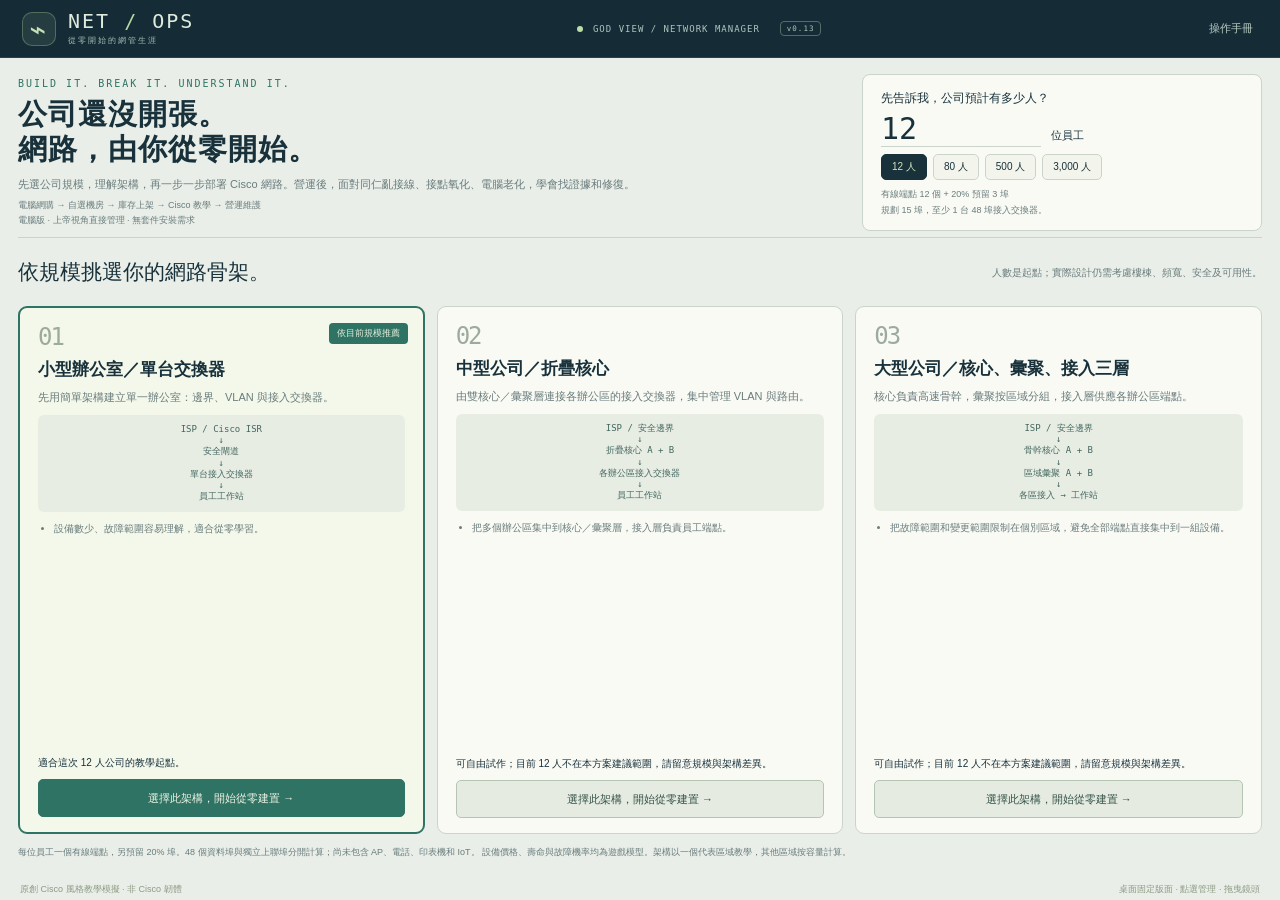
<file: index.html>
<!doctype html><html lang="zh-Hant"><head><meta charset="utf-8"><meta name="viewport" content="width=device-width,initial-scale=1"><meta name="theme-color" content="#142c35"><title>NET / OPS — 從零開始的網管生涯</title><link rel="icon" href="netops.svg"><link rel="stylesheet" href="company.css"><script defer src="company-people.js"></script><script defer src="cisco-cli.js"></script><script defer src="company-plans.js"></script><script defer src="company-sim.js"></script><script defer src="company-facility.js"></script><script defer src="company-rack.js"></script><script defer src="company-team.js"></script><script defer src="company-scenes.js"></script><script defer src="company-game.js"></script></head><body>
<header class="bar"><a class="brand" href="index.html"><span class="logo">⌁</span><div>NET <b>/</b> OPS<small>從零開始的網管生涯</small></div></a><span class="session"><i></i> GOD VIEW / NETWORK MANAGER <small>v0.13</small></span><div class="bar-actions"><button id="resume-company" hidden>返回目前公司</button><button id="help">操作手冊</button><button id="export" hidden>匯出進度</button><button id="new-scenario" hidden>新公司</button></div></header>
<main><section id="setup"></section><section id="game" hidden><div class="game-heading"><div><h1 id="company-title"></h1><p id="plan-description"></p></div><div class="clock-box"><span id="game-clock"></span><div><button id="pause">暫停</button><select id="speed" aria-label="時間倍率"><option value="1">1 分鐘／秒</option><option value="10">10 分鐘／秒</option><option value="60">60 分鐘／秒</option><option value="1440">1 日／秒</option></select></div></div></div><div id="metrics" class="metrics"></div><div class="tabs"><button data-view="field" class="active">01 公司總覽與施工</button><button data-view="assets">02 資產與壽命</button><button data-view="incidents">03 告警與工單 <span id="incident-count">0</span></button><button data-view="architecture">04 架構與容量</button><span id="save-note">本機自動存檔</span></div><div class="workbench"><aside id="guide"></aside><div class="work-area"><section id="field-view"><div class="field-toolbar"><span>GOD VIEW / COMPANY OVERVIEW</span><div><button id="computer-open">管理電腦</button><button id="areas-open">區域</button><button id="focus-it">IT 辦公室</button><button id="team-open">招募／派工</button><button id="focus-room">機房</button><button id="focus-office">辦公區</button><button id="rack-open">選機櫃</button><button id="center-camera">適合畫面</button><button id="zoom-out">−</button><button id="zoom-in">＋</button><button id="console-open">交換器 Console</button></div></div><div id="viewport"><canvas id="office" tabindex="0" aria-label="3D 斜角上帝視角，可縮放，拖曳平移，點管理電腦採購，點機櫃選 U 位上架"></canvas><div class="scene-label"><b id="scene-label"></b><span class="light-legend"><i class="led green"></i>正常 <i class="led red"></i>異常</span></div><div id="area-hub" hidden></div><div id="asset-panel" hidden></div><div id="floor-panel" hidden></div><div id="floor-hint" hidden></div></div><div class="field-footer"><span>滾輪縮放 · 拖曳平移 · 點電腦網購 · 點地板建機櫃 · 點機櫃選 U 位 · <kbd>WASD</kbd>／方向鍵移鏡頭 · <kbd>Home</kbd> 目前區域</span><span>職員會移動、改接線；故障由實際狀態判定</span></div></section><section id="data-view" hidden></section><div id="event-log" class="event-log"></div></div></div></section></main>
<dialog id="dialog"><button id="dialog-close" aria-label="關閉">×</button><div id="dialog-body"></div></dialog><div id="toast" role="status" hidden></div><footer class="page-footer"><span>原創 Cisco 風格教學模擬 · 非 Cisco 韌體</span><span>桌面固定版面 · 點選管理 · 拖曳鏡頭</span></footer>
</body></html>
</file>
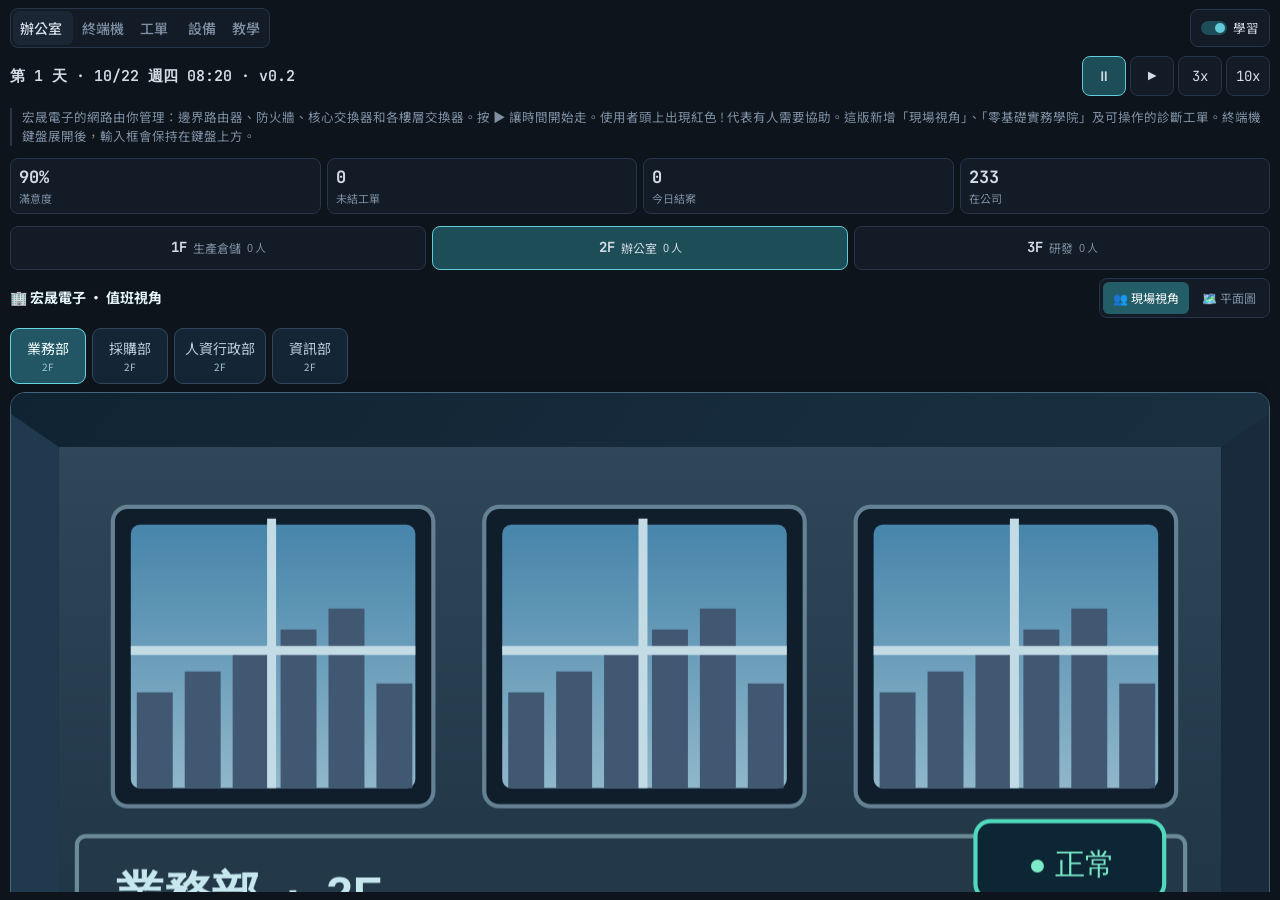
<file: index-1.html>
<!doctype html>
<html lang="zh-Hant">
<head>
<meta charset="utf-8">
<meta name="viewport" content="width=device-width,initial-scale=1,viewport-fit=cover,interactive-widget=resizes-content">
<meta name="theme-color" content="#0d141c">
<link rel="manifest" href="manifest.json">
<link rel="icon" href="icon-192.png">
<title>網管模擬器 · v0.2</title>
<meta name="claude:viewport-fit-sides" content="cover">
<link rel="stylesheet" href="https://fonts.googleapis.com/css2?family=JetBrains+Mono:wght@400;600&family=Noto+Sans+TC:wght@400;500;700&display=swap">
<style>
/* 版面：整頁是一台機房主控台。頂部分頁，中間終端機，底部依序是模式列、快捷列、輸入列。單一深色外觀（機房暗室）。 */
:root{
  --ink:#0d141c; --panel:#121b26; --raise:#1a2634; --line:#26364a;
  --text:#d3dce6; --dim:#7f90a4; --cyan:#62cadb; --amber:#ebb43a; --good:#6dd39a; --bad:#f06d60;
  --font-ui:'Noto Sans TC',system-ui,-apple-system,'Segoe UI',Roboto,sans-serif;
  --font-mono:'JetBrains Mono',ui-monospace,'SF Mono',Menlo,Consolas,'Liberation Mono',monospace;
  color-scheme:dark;
}
*{box-sizing:border-box}
[hidden]{display:none!important}
html,body{height:100%}
@supports(height:100dvh){html,body{height:100dvh}}
body{margin:0;background:var(--ink);color:var(--text);font-family:var(--font-ui);font-size:14px;line-height:1.5;
  padding-left:max(16px,env(safe-area-inset-left,0px));padding-right:max(16px,env(safe-area-inset-right,0px));padding-top:max(8px,env(safe-area-inset-top,0px));padding-bottom:max(8px,env(safe-area-inset-bottom,0px));overflow:hidden}
button{font:inherit;color:inherit}
#app{height:100%;max-width:820px;margin:0 auto;display:flex;flex-direction:column;gap:8px;min-height:0}
header{display:flex;align-items:center;gap:8px;justify-content:space-between}
.tabs{display:flex;gap:2px;background:var(--panel);border:1px solid var(--line);border-radius:8px;padding:2px}
.tab{border:0;background:transparent;padding:6px 7px;border-radius:6px;color:var(--dim);cursor:pointer;font-weight:500;min-height:34px;white-space:nowrap}
.tab[aria-selected="true"]{background:var(--raise);color:var(--text)}
.tab .bd{font-family:var(--font-mono);font-size:11px;color:var(--cyan);margin-left:4px}
.tools{display:flex;align-items:center;gap:6px}
.sw{display:flex;align-items:center;gap:6px;border:1px solid var(--line);background:var(--panel);border-radius:8px;padding:0 10px;min-height:38px;cursor:pointer;color:var(--dim);font-size:12.5px;white-space:nowrap}
.sw i{width:26px;height:14px;border-radius:8px;background:var(--line);position:relative;transition:background .15s}
.sw i::after{content:"";position:absolute;top:2px;left:2px;width:10px;height:10px;border-radius:50%;background:var(--dim);transition:transform .15s,background .15s}
.sw[aria-pressed="true"]{color:var(--text)}
.sw[aria-pressed="true"] i{background:#1d4d57}
.sw[aria-pressed="true"] i::after{transform:translateX(12px);background:var(--cyan)}
.fz{width:38px;padding:0;justify-content:center;font-family:var(--font-mono)}
button:focus-visible,input:focus-visible{outline:2px solid var(--cyan);outline-offset:1px}
#devbar{display:flex;gap:6px;overflow-x:auto;scrollbar-width:none;flex:none}
#devbar::-webkit-scrollbar{display:none}
.dv{flex:0 0 auto;min-height:36px;border:1px solid var(--line);background:var(--panel);border-radius:8px;padding:0 10px;display:flex;align-items:center;gap:6px;font-family:var(--font-mono);font-size:12px;cursor:pointer;color:var(--dim)}
.dv i{width:8px;height:8px;border-radius:50%}
.dv.on{background:#1d4d57;border-color:var(--cyan);color:var(--text)}
.dv.un::after{content:"";width:6px;height:6px;border-radius:50%;background:var(--amber)}
#learnlist{gap:10px}
.lsn{gap:8px}
.lhead{display:flex;align-items:center;gap:8px;background:none;border:0;text-align:left;cursor:pointer;padding:0;min-height:36px}
.lhead b{flex:1;font-size:15px;line-height:1.35}
.lhead .car{font-style:normal;color:var(--dim)}
.lsn h4{margin:6px 0 0;font-size:12px;color:var(--dim);font-weight:500;letter-spacing:.06em}
.lsn .pre{margin:0;padding-left:18px;display:flex;flex-direction:column;gap:4px}
.flow{background:var(--raise);border-left:3px solid var(--cyan);padding:8px 10px;border-radius:4px;font-size:13px}
.lstep{display:flex;flex-direction:column;gap:6px;border-top:1px solid var(--line);padding-top:8px}
.ldev{font-size:11.5px;color:var(--cyan);font-family:var(--font-mono)}
.cmds{display:flex;flex-direction:column;gap:3px}
.cmdl{text-align:left;font-family:var(--font-mono);font-size:12.5px;background:#0a1118;border:1px solid var(--line);border-radius:6px;padding:7px 10px;cursor:pointer;color:var(--text);min-height:34px;overflow-wrap:anywhere}
.cmdl:active{border-color:var(--cyan)}
#topo svg{display:block;max-width:420px;margin:0 auto}
#topo [data-dev]:active rect{stroke:var(--cyan)}
.btn{min-height:46px;border:1px solid var(--line);border-radius:8px;background:#1d4d57;cursor:pointer;font-weight:600;padding:0 14px}
.btn:disabled{opacity:.45}
.pwr:disabled{opacity:.45}

.view{flex:1;min-height:0;display:flex;flex-direction:column;gap:8px}
#out{flex:1;min-height:0;overflow:auto;background:var(--panel);border:1px solid var(--line);border-radius:8px;padding:10px 12px;
  font-family:var(--font-mono);font-size:12.5px;line-height:1.45;white-space:pre;overscroll-behavior:contain}
#out.wrap{white-space:pre-wrap;overflow-wrap:anywhere}
#wrap[aria-pressed="true"]{color:var(--cyan);border-color:var(--cyan)}
.ln{min-height:1em}
.ln.sys{color:var(--dim)} .ln.err{color:var(--bad)} .ln.warn{color:var(--amber)} .ln.log{color:#c9b27a} .ln.good{color:var(--good)}
.ps{color:var(--cyan)}
.cmd{color:var(--text)}
body.learn .cmd[data-key],body.learn .hk[data-key]{border-bottom:1px dotted var(--cyan);cursor:pointer}
body.learn .hk[data-key]{color:var(--cyan)}
#strip{display:flex;justify-content:space-between;gap:8px;align-items:baseline;font-size:12px;color:var(--dim)}
#ps{font-family:var(--font-mono);color:var(--cyan);font-size:13px;overflow:hidden;text-overflow:ellipsis;white-space:nowrap;min-width:0}
#mode{white-space:nowrap}
#quick{display:flex;gap:6px;overflow-x:auto;padding-bottom:2px;scrollbar-width:none}
#quick::-webkit-scrollbar{display:none}
.qk{flex:0 0 auto;min-width:48px;min-height:42px;border:1px solid var(--line);background:var(--raise);border-radius:8px;font-family:var(--font-mono);font-size:13px;padding:0 12px;cursor:pointer}
.qk:active{background:#243649}
#row{display:flex;gap:6px}
#cmd{flex:1;min-width:0;min-height:46px;background:var(--panel);border:1px solid var(--line);border-radius:8px;color:var(--text);font-family:var(--font-mono);font-size:16px;padding:0 12px}
#send{min-width:60px;min-height:46px;border:0;border-radius:8px;background:var(--cyan);color:#06222a;font-weight:700;cursor:pointer}
#send:disabled{opacity:.45}

.page{flex:1;min-height:0;overflow:auto;display:flex;flex-direction:column;gap:12px;padding-bottom:12px}
.tk{background:var(--panel);border:1px solid var(--line);border-radius:10px;padding:14px;display:flex;flex-direction:column;gap:10px}
.tk h3{margin:0;font-size:16px;line-height:1.35;text-wrap:balance}
.tk .meta{display:flex;flex-wrap:wrap;gap:8px;align-items:center;font-size:12px;color:var(--dim)}
.tid{font-family:var(--font-mono)}
.pill{border:1px solid var(--line);border-radius:20px;padding:0 8px;font-size:11.5px}
.pill.hi{color:var(--amber);border-color:#5b4a1d}
.pill.ok{color:var(--good);border-color:#24523a}
.tk p{margin:0;color:var(--text)}
.bar{height:4px;background:var(--line);border-radius:3px;overflow:hidden}
.bar b{display:block;height:100%;background:var(--cyan)}
.steps{list-style:none;margin:0;padding:0;display:flex;flex-direction:column;gap:8px}
.steps li{display:grid;grid-template-columns:20px 1fr;gap:8px;align-items:start}
.ck{width:18px;height:18px;border:1.5px solid var(--dim);border-radius:50%;margin-top:2px;position:relative}
.done .ck{border-color:var(--good);background:var(--good)}
.done .ck::after{content:"";position:absolute;left:5px;top:2px;width:4px;height:8px;border:solid #06241a;border-width:0 2px 2px 0;transform:rotate(45deg)}
.done .st{color:var(--dim);text-decoration:line-through;text-decoration-color:#445466}
.hint{display:block;font-family:var(--font-mono);font-size:12px;color:var(--cyan);margin-top:2px}
body:not(.learn) .hint{display:none}
.note{font-size:12.5px;color:var(--dim);border-left:2px solid var(--line);padding-left:10px}
.soon{border:1px dashed var(--line);border-radius:10px;padding:14px;color:var(--dim);font-size:13px}

.rack{background:var(--panel);border:1px solid var(--line);border-radius:10px;padding:14px;display:flex;flex-direction:column;gap:12px}
.rk-h{display:flex;justify-content:space-between;gap:8px;flex-wrap:wrap;align-items:baseline}
.rk-h b{font-family:var(--font-mono);font-size:15px}
.faceplate{background:#0a1118;border:1px solid var(--line);border-radius:6px;padding:10px;display:grid;grid-template-columns:repeat(13,1fr);gap:6px 4px}
.pt{aspect-ratio:1/1.1;border:1px solid #2c3d52;background:#101a25;border-radius:3px;display:flex;flex-direction:column;align-items:center;justify-content:space-between;padding:4px 0 2px;font-family:var(--font-mono);font-size:9px;color:var(--dim);cursor:pointer;min-width:0}
.pt i{width:7px;height:7px;border-radius:50%;background:#2a3a4d}
.pt.on i{background:var(--good);box-shadow:0 0 6px var(--good)}
.pt.adm i{background:var(--amber);box-shadow:0 0 6px var(--amber)}
.pt.inact i{background:var(--bad)}
.pt.sel{border-color:var(--cyan)}
.legend{display:flex;gap:12px;flex-wrap:wrap;font-size:12px;color:var(--dim)}
.legend span::before{content:"";display:inline-block;width:8px;height:8px;border-radius:50%;margin-right:5px;background:#2a3a4d}
.legend .g::before{background:var(--good)} .legend .a::before{background:var(--amber)}
#pinfo{font-family:var(--font-mono);font-size:12.5px;min-height:1.5em;color:var(--text)}
.wire{width:100%;border-collapse:collapse;font-size:12.5px}
.wire td,.wire th{text-align:left;padding:5px 6px;border-top:1px solid var(--line)}
.wire th{color:var(--dim);font-weight:500;font-size:11.5px}
.wire td:first-child{font-family:var(--font-mono)}
.pwr{min-height:46px;border-radius:8px;border:1px solid #6a3a35;background:#2a1715;color:#ffb3aa;cursor:pointer;font-weight:700}
.pwr.arm{background:var(--bad);color:#2a0b08}

#sheet{position:fixed;inset:0;background:rgba(3,8,13,.62);display:flex;align-items:flex-end;justify-content:center;z-index:20}
#card{width:100%;max-width:820px;max-height:78%;overflow:auto;background:var(--raise);border:1px solid var(--line);border-bottom:0;border-radius:14px 14px 0 0;
  padding:16px max(16px,env(safe-area-inset-right,0px)) calc(16px + env(safe-area-inset-bottom,0px)) max(16px,env(safe-area-inset-left,0px));display:flex;flex-direction:column;gap:10px}
#card code{font-family:var(--font-mono);font-size:15px;color:var(--cyan);overflow-wrap:anywhere}
#card h4{margin:0;font-size:12px;color:var(--dim);font-weight:500;letter-spacing:.06em}
#card p,#card ul{margin:0}
#card ul{padding-left:18px;display:flex;flex-direction:column;gap:4px}
#card .x{align-self:flex-end;min-height:40px;padding:0 16px;border:1px solid var(--line);border-radius:8px;background:var(--panel);cursor:pointer}
#toast{position:fixed;left:50%;transform:translateX(-50%);top:calc(10px + env(safe-area-inset-top,0px));background:var(--good);color:#06241a;font-weight:700;border-radius:20px;padding:6px 16px;font-size:13px;z-index:30;max-width:90%}
.clockbar{display:flex;align-items:center;justify-content:space-between;gap:8px;flex-wrap:wrap}
#clock{font-family:var(--font-mono);font-size:15px;font-weight:600}
.spd{display:flex;gap:4px}
.spd button{min-width:44px;min-height:40px;border:1px solid var(--line);background:var(--panel);border-radius:8px;font-family:var(--font-mono);cursor:pointer}
.spd button[aria-pressed="true"]{background:#1d4d57;border-color:var(--cyan)}
.kpis{display:grid;grid-template-columns:repeat(4,1fr);gap:6px}
.kpi{background:var(--panel);border:1px solid var(--line);border-radius:8px;padding:6px 8px;display:flex;flex-direction:column;min-width:0}
.kpi b{font-family:var(--font-mono);font-size:17px}
.kpi span{font-size:11px;color:var(--dim)}
.grp{font-size:12px;color:var(--dim);letter-spacing:.06em;margin:6px 2px 0}
.zones{display:grid;grid-template-columns:repeat(auto-fit,minmax(250px,1fr));gap:8px;margin-top:6px}
.zone{background:var(--panel);border:1px solid var(--line);border-radius:10px;padding:10px 12px;display:flex;flex-direction:column;gap:6px;min-width:0}
.zhead{display:flex;justify-content:space-between;align-items:baseline;gap:8px}
.zname{font-weight:700}
.zmeta{font-size:12px;color:var(--dim)}
.zact{font-size:12.5px;color:var(--text)}
.people{display:flex;flex-wrap:wrap;gap:6px 8px;min-height:50px;align-items:flex-start;padding-top:2px}
.av{position:relative;width:46px;display:flex;flex-direction:column;align-items:center;gap:2px;background:none;border:0;padding:2px 0;cursor:pointer;color:inherit}
.av b{width:34px;height:34px;border-radius:50%;display:grid;place-items:center;font-weight:700;color:#0b1118;font-size:14px;border:2px solid transparent}
.av span{font-size:11px;color:var(--dim);white-space:nowrap}
.av.away b{opacity:.45}
.bang{position:absolute;top:-2px;right:1px;width:18px;height:18px;border-radius:50%;background:var(--bad);color:#2a0b08;font-style:normal;font-weight:800;font-size:12px;display:grid;place-items:center;animation:pulse 1.6s ease-in-out infinite}
@keyframes pulse{0%,100%{transform:scale(1)}50%{transform:scale(1.18)}}

.floors{display:grid;grid-template-columns:repeat(3,1fr);gap:6px}
.fl{min-height:44px;border:1px solid var(--line);background:var(--panel);border-radius:8px;display:flex;align-items:center;justify-content:center;gap:6px;cursor:pointer;color:var(--dim);font-size:12px;padding:0 4px}
.fl b{font-family:var(--font-mono);font-size:14px;color:var(--text)}
.fl[aria-pressed="true"]{background:#1d4d57;border-color:var(--cyan);color:var(--text)}
.fl .fc{font-style:normal;font-size:11px}
.fl .fc.hot{color:#ffb3a8;font-weight:700}
.mapwrap{margin-top:6px;border:1px solid var(--line);border-radius:12px;overflow:hidden;background:#0b1218}
#map{display:block;width:100%;touch-action:manipulation;cursor:pointer}
.dlist{display:grid;grid-template-columns:repeat(auto-fit,minmax(250px,1fr));gap:6px;margin-top:6px}
.drow{display:flex;gap:10px;background:var(--panel);border:1px solid var(--line);border-radius:8px;padding:8px 10px;align-items:flex-start}
.drow .dot{width:10px;height:10px;border-radius:50%;margin-top:5px;flex:none}
.dtx{display:flex;flex-direction:column;gap:2px;min-width:0}
.tkc{width:100%;text-align:left;cursor:pointer}
.tkc .clamp{display:-webkit-box;-webkit-line-clamp:2;-webkit-box-orient:vertical;overflow:hidden}
.bubble{background:var(--panel);border:1px solid var(--line);border-radius:12px 12px 12px 3px;padding:10px 12px}
.act{min-height:46px;border:1px solid var(--line);border-radius:8px;background:var(--panel);cursor:pointer;text-align:left;padding:8px 12px}
.act:first-of-type:not(.opt){background:#1d4d57;border-color:var(--cyan)}
.act.tried{opacity:.45}
.warnbox{border:1px solid #5b4a1d;background:#2a2412;color:var(--amber);border-radius:8px;padding:10px 12px}
#card .hint{display:block}
@media (prefers-reduced-motion:reduce){*{transition:none!important}}

/* === v0.2 行動裝置終端機，鍵盤展開時固定可見 === */
html,body{height:100%;height:100dvh;overflow:hidden}
body{padding:0!important;overscroll-behavior:none}
#app{position:fixed;left:0;right:0;top:0;height:100dvh;max-width:none;padding:calc(8px + env(safe-area-inset-top,0px)) max(10px,env(safe-area-inset-right,0px)) calc(8px + env(safe-area-inset-bottom,0px)) max(10px,env(safe-area-inset-left,0px));overflow:hidden}
#row,#quick,#strip,#devbar{flex-shrink:0}
#v-term{overflow:hidden;min-height:0}
#v-term #out{min-height:35px;flex:1 1 auto}
#cmd{border:2px solid #3b8ca0;background:#101f2d;color:#f5fbff;caret-color:#6df5e9;box-shadow:inset 0 1px 3px #0004}
#cmd:focus{outline:2px solid #69dce3;outline-offset:0}
#send{min-width:72px}
#typed-preview{font:12px var(--font-mono);color:#9fd9e6;white-space:nowrap;overflow:hidden;text-overflow:ellipsis;min-height:19px;padding:0 3px;flex-shrink:0}
#typed-preview strong{color:#eafcff}
body.kbd #app{padding-top:3px;padding-bottom:3px}
body.kbd header{display:none}
body.kbd #v-term{gap:4px}
body.kbd #devbar{max-height:36px}
body.kbd #quick{padding-bottom:0}
body.kbd .qk{min-height:34px}
body.kbd #cmd,body.kbd #send{min-height:48px}
/* 場景：正面剖視立體感，原俯視圖保留為備選 */
.scene-tools{display:flex;gap:6px;align-items:center;justify-content:space-between;flex-wrap:wrap;margin:8px 0 6px}
.scene-title{display:flex;align-items:center;gap:5px;font-weight:700;font-size:14px;color:#e5f5fa}
.scene-switch{display:flex;gap:3px;border:1px solid var(--line);border-radius:8px;background:var(--panel);padding:3px}
.scene-switch button{padding:7px 10px;border:0;border-radius:6px;color:var(--dim);background:none;font-size:12px;cursor:pointer}
.scene-switch button.on{background:#235d68;color:white}
.room-tabs{display:flex;gap:6px;overflow-x:auto;padding:4px 0 8px;scrollbar-width:none}
.room-tabs button{min-width:76px;flex:none;background:#142636;color:#b9cbdc;border:1px solid #32475d;border-radius:9px;padding:9px 10px;cursor:pointer}
.room-tabs button.on{background:#235664;color:#f3feff;border-color:#68d5dd}
.room-tabs small{display:block;font-size:10px;color:#a9c4d2}
.scene-stage{background:linear-gradient(155deg,#192f42,#101924);border:1px solid #45657a;border-radius:15px;overflow:hidden;position:relative;box-shadow:0 12px 25px #0005}
#scene{width:100%;display:block;aspect-ratio:420 / 315;touch-action:manipulation}
.scene-footer{padding:10px 12px;border-top:1px solid #2e4a5c;background:#111f2b;color:#acc9da;font-size:12px;display:flex;gap:6px;align-items:center;justify-content:space-between;flex-wrap:wrap}
.scene-info{border-radius:8px;background:#162737;border-left:3px solid #55bcd0;margin:6px 0 10px;padding:10px 12px;color:#bad5e3;font-size:12.5px}
.mapwrap[hidden],.scene-stage[hidden],.room-tabs[hidden]{display:none!important}
.case-steps{display:flex;gap:5px;flex-wrap:wrap;margin:7px 0}
.case-steps span{border:1px solid #31495e;background:#122433;color:#98b4c6;border-radius:20px;padding:4px 8px;font-size:11px}
.case-steps span.on{border-color:#59d0d7;color:#e9fcff}
.case-steps span.done{color:#91e2b1}
.case-evidence{background:#081620;border-left:3px solid #6abfd1;border-radius:7px;padding:9px 10px;white-space:pre-wrap;line-height:1.6;font:12px var(--font-mono);color:#c1edeb}
.case-sub{font-size:12px;color:#b0c7d7;margin-top:4px}
.case-btn{display:block;width:100%;text-align:left;border:1px solid #3a596b;background:#152b3c;border-radius:9px;color:#ecf7fa;padding:10px 12px;min-height:46px;cursor:pointer}
.case-btn.done{border-color:#286749;color:#90d6ab;background:#152822}
.case-btn b{display:block}
.case-btn small{display:block;color:#98c3d5;white-space:pre-wrap;margin-top:2px}
.case-btn:disabled{opacity:.74}
.course{border:1px solid #345368;background:linear-gradient(110deg,#182f41,#162532);border-radius:12px;padding:12px;margin:0 0 9px}
.course h3{margin:0 0 6px;font-size:14.5px}
.course p{margin:5px 0;line-height:1.7}
.course .course-line{border-top:1px solid #315062;margin-top:7px;padding-top:8px}
.course .course-line b{color:#a1e7e7}
.course-actions{display:flex;flex-wrap:wrap;gap:6px;margin-top:10px}
.course-actions button{border:1px solid #4f8595;border-radius:8px;background:#1e4555;padding:8px 10px;min-height:39px;color:#e1fbff}
.case-highlight{background:#173748;border:1px solid #3e899c;border-radius:9px;padding:11px;margin-bottom:10px}
#card{max-height:88%;gap:8px}
@media(max-width:380px){.tab{font-size:12px;padding:6px 5px}.sw{padding:0 6px}.kpi span{font-size:10px}}

</style>

<div id="app">
  <header>
    <div class="tabs" role="tablist">
      <button class="tab" role="tab" id="t-office" aria-selected="true">辦公室<span class="bd" id="bd-o"></span></button>
      <button class="tab" role="tab" id="t-term" aria-selected="false">終端機</button>
      <button class="tab" role="tab" id="t-tix" aria-selected="false">工單<span class="bd" id="bd"></span></button>
      <button class="tab" role="tab" id="t-rack" aria-selected="false">設備</button>
      <button class="tab" role="tab" id="t-learn" aria-selected="false">教學</button>
    </div>
    <button class="sw" id="learn" aria-pressed="true"><i></i>學習</button>
  </header>

  <section class="view" id="v-office">
    <div class="page">
      <div class="clockbar">
        <div id="clock">第 1 天 · v0.2</div>
        <div class="spd" role="group" aria-label="時間速度">
          <button type="button" data-sp="0" aria-pressed="true">⏸</button>
          <button type="button" data-sp="1" aria-pressed="false">▶</button>
          <button type="button" data-sp="3" aria-pressed="false">3x</button>
          <button type="button" data-sp="10" aria-pressed="false">10x</button>
        </div>
      </div>
      <div class="note" id="intro">宏晟電子的網路由你管理：邊界路由器、防火牆、核心交換器和各樓層交換器。按 ▶ 讓時間開始走。使用者頭上出現紅色 ! 代表有人需要協助。這版新增「現場視角」、「零基礎實務學院」及可操作的診斷工單。終端機鍵盤展開後，輸入框會保持在鍵盤上方。</div>
      <div class="kpis">
        <div class="kpi"><b id="k-sat">90%</b><span>滿意度</span></div>
        <div class="kpi"><b id="k-open">0</b><span>未結工單</span></div>
        <div class="kpi"><b id="k-done">0</b><span>今日結案</span></div>
        <div class="kpi"><b id="k-pres">0</b><span>在公司</span></div>
      </div>
      <div id="office"></div>
    </div>
  </section>

  <section class="view" id="v-term" hidden>
    <div id="devbar" role="tablist" aria-label="切換設備"></div>
    <div id="out" role="log" aria-live="polite"></div>
    <div id="typed-preview" aria-live="off">點下方輸入欄開始輸入 Cisco 指令</div>
    <div id="strip"><span id="ps"></span><span id="mode"></span></div>
    <div id="quick">
      <button class="qk" data-q="tab">Tab</button>
      <button class="qk" data-q="help">?</button>
      <button class="qk" data-q="up">↑</button>
      <button class="qk" data-q="down">↓</button>
      <button class="qk" data-q="ctrlz">Ctrl+Z</button>
      <button class="qk" data-q="exit">exit</button>
    </div>
    <form id="row" autocomplete="off">
      <input id="cmd" name="cli" type="text" autocomplete="off" autocapitalize="off" autocorrect="off" spellcheck="false" enterkeyhint="send" aria-label="指令輸入">
      <button id="send" type="submit">送出</button>
    </form>
  </section>

  <section class="view" id="v-tix" hidden><div class="page" id="tixlist"></div></section>

  <section class="view" id="v-learn" hidden><div class="page" id="learnlist"></div></section>

  <section class="view" id="v-rack" hidden>
    <div class="page">
      <div class="rack">
        <div class="rk-h"><b>網路拓樸</b><span style="color:var(--dim);font-size:12px">點設備查看。綠線正常、紅線中斷、虛線尚未建置</span></div>
        <div id="topo"></div>
      </div>
      <div class="rack">
        <div class="rk-h"><b id="rkname">SW-2F-01</b><span id="rkmeta" style="font-size:12px"></span></div>
        <div class="faceplate" id="face"></div>
        <div class="legend"><span class="g">已連線</span><span class="a">被 shutdown</span><span>沒有線路</span></div>
        <div id="pinfo">點一個埠看配線資訊</div>
        <button class="btn" id="opent" type="button">開啟終端機</button>
      </div>
      <div class="rack">
        <b style="font-size:14px">配線表</b>
        <div style="overflow-x:auto"><table class="wire"><thead><tr><th>埠</th><th>接到</th><th>備註</th><th>VLAN</th></tr></thead><tbody id="wire"></tbody></table></div>
      </div>
      <div class="rack">
        <b style="font-size:14px">電源</b>
        <div id="cfgstate" class="note"></div>
        <button class="pwr" id="pwr">拔掉這台的電源再插回去</button>
        <div class="note">模擬停電或設備當機。重新開機後，設備只會讀取 startup-config。這台底下的使用者會斷線幾分鐘；核心或防火牆斷電，影響整間公司。</div>
      </div>
      <div class="rack">
        <b style="font-size:14px">存檔</b>
        <div class="note">遊戲會自動存檔在這支手機的瀏覽器裡，關掉重開會接著玩。清除瀏覽器資料或換裝置就會不見。</div>
        <button class="pwr" id="resetgame" type="button">刪除存檔，從第 1 天重玩</button>
      </div>
      <div class="rack">
        <b style="font-size:14px">終端機顯示</b>
        <div style="display:flex;gap:8px;flex-wrap:wrap">
          <button class="sw" id="wrap" aria-pressed="false"><i></i>長行折行</button>
          <button class="sw" id="fz" type="button">字級 Aa</button>
        </div>
      </div>
    </div>
  </section>
</div>

<div id="sheet" hidden><div id="card" role="dialog" aria-modal="true"></div></div>
<div id="toast" hidden></div>

<script>
(()=>{
'use strict';
const $=(s,r=document)=>r.querySelector(s);
const sleep=ms=>new Promise(r=>setTimeout(r,ms));
const pad=(s,n)=>String(s).padEnd(n);
const clone=o=>JSON.parse(JSON.stringify(o));
const rnd=(a,b)=>a+Math.floor(Math.random()*(b-a+1));

/* =============== 硬體與設定模型 =============== */
const FE=Array.from({length:24},(_,i)=>'FastEthernet0/'+(i+1));
const GE=['GigabitEthernet0/1','GigabitEthernet0/2'];
const short=n=>n.replace('TenGigabitEthernet','Te').replace('FastEthernet','Fa').replace('GigabitEthernet','Gi').replace('Management','Mgmt');
const TYPES={
 sw:{label:'Catalyst 2960-24TT-L',ports:()=>[...FE,...GE],host:'Switch',l2:true,ios:true},
 core:{label:'Catalyst 3850-24T',ports:()=>[...Array.from({length:24},(_,i)=>'GigabitEthernet1/0/'+(i+1)),...Array.from({length:4},(_,i)=>'GigabitEthernet1/1/'+(i+1))],host:'Switch',l2:true,l3:true,ios:true},
 rtr:{label:'ISR 4331',ports:()=>['GigabitEthernet0/0/0','GigabitEthernet0/0/1','GigabitEthernet0/0/2'],host:'Router',l3:true,ios:true},
 fw:{label:'ASA 5506-X',ports:()=>[...Array.from({length:8},(_,i)=>'GigabitEthernet1/'+(i+1)),'Management1/1'],host:'ciscoasa',l3:true,asa:true}
};
const DV={};
let PORTS=[],PHYS={};
const PROG={done:{},ping:{}};
const macOf=n=>dev.macb+(n.startsWith('Vlan')?'c0':(PORTS.indexOf(n)+1).toString(16).padStart(2,'0'));
const blankIf=()=>({desc:'',shut:false,mode:null,access:1,native:1,allowed:'all',speed:'auto',duplex:'auto',ip:null,mask:null,ipFrom:null,l3:false,nat:null,acl:{in:null,out:null},nameif:'',sec:null});
function defaultCfg(type){
  type=type||dev.type;const T=TYPES[type],ifaces={};
  T.ports().forEach(n=>{ifaces[n]=blankIf();if(!T.l2){ifaces[n].shut=true;ifaces[n].l3=true}});
  if(T.l2)ifaces.Vlan1=Object.assign(blankIf(),{shut:true});
  return {hostname:T.host,secret:null,ifaces,gw:null,domain:null,noLookup:false,logging:[],snmp:[],ntp:[],vty:{pass:null,login:false},routing:false,routes:[],acls:{},nat:null,objs:{},asaAclGroups:{}};
}
const loadCfg=s=>{const c=clone(s);Object.values(c.ifaces).forEach(i=>{if(i.ip)i.ipFrom='NVRAM'});return c};
let dev=null;
function mkDev(id,type,o){
  return Object.assign({id,type,cfg:defaultCfg(type),startup:null,vlans:{1:{name:'default'}},arp:new Set(),bootAt:Date.now(),mode:'user',ifc:null,rng:null,vl:null,acl:null,obj:null,hist:[],hi:0,pending:null,busy:false,seen:new Set(),clockLost:false,downUntil:0,ports:TYPES[type].ports(),phys:{},macb:'0011.2233.44',installed:true,buf:[],outHtml:''},o||{});
}
function useDev(d){dev=d;PORTS=d.ports;PHYS=d.phys}
function withDev(d,fn){const o=dev;useDev(d);try{return fn()}finally{useDev(o)}}
const C=()=>dev.cfg;
const vlanDefName=id=>'VLAN'+String(id).padStart(4,'0');

/* ---- 網路基礎函式 ---- */
const IP_RE=/^(\d{1,3})\.(\d{1,3})\.(\d{1,3})\.(\d{1,3})$/;
const isIp=s=>{const m=IP_RE.exec(s);return !!m&&m.slice(1).every(x=>+x<=255)};
const ip2n=s=>s.split('.').reduce((a,b)=>a*256+ +b,0)>>>0;
const isMask=s=>{if(!isIp(s))return false;const inv=(~ip2n(s))>>>0;return (inv&(inv+1))===0};
const sameNet=(a,b,m)=>((ip2n(a)&ip2n(m))>>>0)===((ip2n(b)&ip2n(m))>>>0);
const maskLen=m=>ip2n(m).toString(2).split('1').length-1;
const inList=(str,id)=>str.split(',').some(p=>{const [a,b]=p.split('-').map(Number);return b?id>=a&&id<=b:id===a});
const normList=s=>s.replace(/\s/g,'');

/* ---- 介面狀態（運算出來的） ---- */
function parseIf(s){
  const m=/^([a-z]+)(\d+(?:\/\d+){0,2})$/i.exec(s); if(!m) return null;
  const ty=m[1].toLowerCase(),num=m[2],T=TYPES[dev.type];
  if(ty[0]==='v'&&'vlan'.startsWith(ty)){return T.l2&&/^\d+$/.test(num)&&+num>=1&&+num<=4094?'Vlan'+num:null}
  const kind=ty[0]==='f'&&'fastethernet'.startsWith(ty)?'FastEthernet':ty[0]==='g'&&'gigabitethernet'.startsWith(ty)?'GigabitEthernet':ty[0]==='t'&&'tengigabitethernet'.startsWith(ty)?'TenGigabitEthernet':ty[0]==='m'&&'management'.startsWith(ty)?'Management':null;
  if(!kind)return null;
  const n=kind+num;return PORTS.includes(n)?n:null;
}
function peerOk(ph){
  if(!ph||ph.unplugged)return false;
  if(ph.peer){const pd=DV[ph.peer.dev];if(!pd||!pd.installed||W.t<pd.downUntil)return false;const pc=pd.cfg.ifaces[ph.peer.port];if(!pc||pc.shut)return false}
  return true;
}
const physUp=n=>!C().ifaces[n].shut&&peerOk(PHYS[n]);
function opMode(n){
  const c=C().ifaces[n];
  if(c.l3)return 'routed';
  if(c.mode==='trunk')return 'trunk'; if(c.mode==='access')return 'access';
  const ph=PHYS[n];
  if(ph&&ph.peer){
    const pd=DV[ph.peer.dev],pc=pd&&TYPES[pd.type].l2&&pd.cfg.ifaces[ph.peer.port];
    if(pc&&!pc.l3){
      if(pc.mode==='trunk')return 'trunk';
      if(c.mode==='desirable'&&(pc.mode==='desirable'||pc.mode==null))return 'trunk';
      if(c.mode==null&&pc.mode==='desirable')return 'trunk';
    }
  }
  return 'access';
}
const trunkAllows=(n,id)=>{const a=C().ifaces[n].allowed;return a==='all'||inList(a,id)};
function portStatus(n){
  const c=C().ifaces[n];
  if(c.shut)return 'disabled';
  if(!PHYS[n]||!peerOk(PHYS[n]))return 'notconnect';
  if(opMode(n)==='access'&&!dev.vlans[c.access])return 'inactive';
  return 'connected';
}
function vlanHasActivePort(id){
  return PORTS.some(p=>{if(portStatus(p)!=='connected')return false;const m=opMode(p);return m==='access'?C().ifaces[p].access===id:m==='trunk'&&trunkAllows(p,id)});
}
function ifState(n){
  const c=C().ifaces[n];
  if(n.startsWith('Vlan')){
    const id=+n.slice(4); const up=!c.shut&&!!dev.vlans[id]&&vlanHasActivePort(id);
    return {adm:c.shut,link:up,proto:up};
  }
  const link=physUp(n); return {adm:c.shut,link,proto:link&&(c.l3||portStatus(n)==='connected')};
}
const ifNames=()=>[...PORTS,...Object.keys(C().ifaces).filter(n=>n.startsWith('Vlan')).sort((a,b)=>+a.slice(4)-+b.slice(4))];
function snap(){const o={};ifNames().forEach(n=>o[n]=ifState(n));return o}

/* ---- 時鐘（跟著遊戲時間；停電後沒有 NTP 會回到 1993） ---- */
const p2=n=>String(n).padStart(2,'0');
const MON=['Jan','Feb','Mar','Apr','May','Jun','Jul','Aug','Sep','Oct','Nov','Dec'], DAY=['Sun','Mon','Tue','Wed','Thu','Fri','Sat'];
const upSec=()=>Math.floor((Date.now()-dev.bootAt)/1000)+20;
function clockParts(){
  if(synced()||!dev.clockLost){
    const m=W.t%1440,d=new Date(Date.UTC(2026,9,22+Math.floor(W.t/1440)));
    return {star:'',h:p2(Math.floor(m/60)),m:p2(m%60),s:p2(new Date().getSeconds()),ms:String(Date.now()%1000).padStart(3,'0'),mon:MON[d.getUTCMonth()],d:d.getUTCDate(),y:d.getUTCFullYear(),wd:DAY[d.getUTCDay()]};
  }
  const t=upSec();return {star:'*',h:p2(Math.floor(t/3600)%24),m:p2(Math.floor(t/60)%60),s:p2(t%60),ms:String((Date.now()-dev.bootAt)%1000).padStart(3,'0'),mon:'Mar',d:1,y:1993,wd:'Mon'};
}
const showClock=()=>{const k=clockParts();return `${k.star}${k.h}:${k.m}:${k.s}.${k.ms} UTC ${k.wd} ${k.mon} ${k.d} ${k.y}`};
const logTs=()=>{const k=clockParts();return `${k.star}${k.mon} ${String(k.d).padStart(2,' ')} ${k.h}:${k.m}:${k.s}.${k.ms}`};
const uptimeStr=()=>{const m=Math.floor((Date.now()-dev.bootAt)/60000);const d=Math.floor(m/1440),h=Math.floor(m%1440/60),mm=m%60,a=[];if(d)a.push(d+(d===1?' day':' days'));if(h||d)a.push(h+(h===1?' hour':' hours'));a.push(mm+(mm===1?' minute':' minutes'));return a.join(', ')};

/* ---- 連通性：真的沿著線路與路由表一跳一跳走 ---- */
const ISP_GW='61.220.10.1';
const isPriv=ip=>sameNet(ip,'10.0.0.0','255.0.0.0')||sameNet(ip,'172.16.0.0','255.240.0.0')||sameNet(ip,'192.168.0.0','255.255.0.0');
const SRV=[{ip:'192.168.90.10',name:'DC01'},{ip:'192.168.90.20',name:'NMS01'}];
const ownIface=(d,ip)=>{const e=Object.entries(d.cfg.ifaces).find(([n,c])=>c.ip===ip);return e?e[0]:null};
function ownerOf(ip){for(const d of Object.values(DV)){if(!d.installed)continue;const n=ownIface(d,ip);if(n)return {d,n}}return null}
const wildOk=(ip,net,wild)=>(((ip2n(ip)^ip2n(net))&~ip2n(wild))>>>0)===0;
const specM=(s,ip)=>s.any||(s.host?ip===s.host:wildOk(ip,s.net,s.wild));
function evalAcl(d,name,pkt){
  const a=d.cfg.acls[name];if(!a)return d.type==='fw'?'deny':'permit';
  for(const e of a.entries){
    if(e.proto&&e.proto!=='ip'&&e.proto!==pkt.proto)continue;
    if(!specM(e.src,pkt.src))continue;
    if(e.dst&&!specM(e.dst,pkt.dst))continue;
    if(e.port!=null&&pkt.dport!==e.port)continue;
    return e.act;
  }
  return 'deny';
}
function lookup(d,dst){
  const cand=[];
  withDev(d,()=>{
    const ifs=Object.entries(d.cfg.ifaces);
    ifs.forEach(([n,c])=>{if(c.ip&&ifState(n).proto&&sameNet(dst,c.ip,c.mask))cand.push({len:maskLen(c.mask),kind:'conn',n})});
    (d.cfg.routes||[]).forEach(r=>{
      if(!sameNet(dst,r.net,r.mask))return;
      const via=ifs.find(([n,c])=>c.ip&&ifState(n).proto&&c.ip!==r.nh&&sameNet(r.nh,c.ip,c.mask)&&(!r.nameif||c.nameif===r.nameif));
      if(via)cand.push({len:maskLen(r.mask),kind:'static',n:via[0],nh:r.nh});
    });
  });
  cand.sort((a,b)=>b.len-a.len);return cand[0]||null;
}
function swLinkCause(sw,vlan){
  if(!sw.installed)return 'nodev';
  if(W.t<sw.downUntil)return 'reboot';
  const core=DV['CORE-SW1'];
  const up=sw.ports.find(p=>sw.phys[p]&&sw.phys[p].peer&&sw.phys[p].peer.dev==='CORE-SW1');
  if(!up)return 'uplink';
  const bad=withDev(sw,()=>{const c=C().ifaces[up];return c.shut||!peerOk(PHYS[up])||opMode(up)!=='trunk'||!trunkAllows(up,vlan)});
  if(bad)return 'uplink';
  if(W.t<core.downUntil)return 'core';
  const pp=sw.phys[up].peer.port;
  const cb=withDev(core,()=>{const c=C().ifaces[pp];return c.shut||opMode(pp)!=='trunk'||!trunkAllows(pp,vlan)||!dev.vlans[vlan]});
  if(cb)return 'coreport';
  const sv=withDev(core,()=>{const c=C().ifaces['Vlan'+vlan];return !c||!ifState('Vlan'+vlan).proto});
  return sv?'svi':null;
}
function l2Cause(u){
  const sw=DV[u.dev];
  if(!sw||!sw.installed)return 'nodev';
  return withDev(sw,()=>{
    if(W.t<sw.downUntil)return 'reboot';
    const c=C().ifaces[u.port],ph=PHYS[u.port];
    if(!ph||ph.unplugged)return 'cable';
    if(c.shut)return 'shut';
    if(opMode(u.port)!=='access')return 'mode';
    if(c.access!==u.vlan||!sw.vlans[u.vlan])return 'vlan';
    return swLinkCause(sw,u.vlan);
  });
}
function hostAt(ip){
  const u=U.find(x=>x.ip===ip&&x.port&&x.live!==false);
  if(u)return {reach:()=>!l2Cause(u),u};
  const s=SRV.find(x=>x.ip===ip);
  if(s)return {reach:()=>withDev(DV['CORE-SW1'],()=>{const p='GigabitEthernet1/0/20';return portStatus(p)==='connected'&&C().ifaces[p].access===90}),s};
  const ow=ownerOf(ip);
  if(ow&&ow.d.type==='sw'&&ow.n.startsWith('Vlan'))return {reach:()=>ow.d.installed&&!swLinkCause(ow.d,+ow.n.slice(4))&&withDev(ow.d,()=>ifState(ow.n).proto),sw:ow.d};
  return null;
}
function trace(d,ing,pkt,o){
  o=o||{};pkt=Object.assign({},pkt);const hops=[];
  const F=(dv,why,detail)=>({ok:false,hops,fail:{dev:dv,why,detail},pkt});
  for(let i=0;i<16;i++){
    if(!d.installed||W.t<d.downUntil)return F(d,'down');
    const T=TYPES[d.type],cf=d.cfg;
    hops.push({d,ing});
    if(ing){
      const ic=cf.ifaces[ing];
      if(d.type==='fw'){
        if(!ic.nameif)return F(d,'noname',ing);
        if(!o.ret&&ic.acl.in&&evalAcl(d,ic.acl.in,pkt)==='deny')return F(d,'acl',ic.acl.in);
      }else if(ic.acl.in&&evalAcl(d,ic.acl.in,pkt)==='deny')return F(d,'acl',ic.acl.in);
    }
    const own=ownIface(d,pkt.dst);
    if(own)return withDev(d,()=>ifState(own).proto)?{ok:true,hops,end:{kind:'dev',d,ifn:own},pkt}:F(d,'down',own);
    if(!T.l3||(d.type==='core'&&!cf.routing))return F(d,'norouting');
    const r=lookup(d,pkt.dst);
    if(!r)return F(d,'noroute');
    const ec=cf.ifaces[r.n];
    if(d.type==='fw'){
      if(!ec.nameif)return F(d,'noname',r.n);
      if(ing&&!o.ret&&!cf.ifaces[ing].acl.in&&(cf.ifaces[ing].sec||0)<=(ec.sec||0))return F(d,'secdeny',ing);
    }else if(ing&&ec.acl.out&&evalAcl(d,ec.acl.out,pkt)==='deny')return F(d,'acl',ec.acl.out);
    if(d.type==='rtr'&&cf.nat&&ing&&cf.ifaces[ing].nat==='inside'&&ec.nat==='outside'&&cf.nat.iface===r.n&&evalAcl(d,cf.nat.acl,pkt)==='permit'){pkt.origSrc=pkt.origSrc||pkt.src;pkt.src=ec.ip;pkt.nat=true}
    const nextip=r.kind==='conn'?pkt.dst:r.nh;
    if(r.n.startsWith('Vlan')){
      const h=hostAt(pkt.dst);
      return h&&h.reach()?{ok:true,hops,end:{kind:'host',h},pkt}:F(d,'nohost',pkt.dst);
    }
    const ph=d.phys[r.n];
    if(!ph)return F(d,'arp',nextip);
    if(!peerOk(ph)||ec.shut)return F(d,'down',r.n);
    if(ph.isp){
      if(nextip!==ISP_GW)return F(d,'arp',nextip);
      if(isPriv(pkt.src))return F(d,'nonat',r.n);
      if(isPriv(pkt.dst)&&pkt.dst!==ISP_GW)return F(d,'noroute');
      return {ok:true,hops,end:{kind:'isp'},pkt};
    }
    if(!ph.peer)return F(d,'arp',nextip);
    const pd=DV[ph.peer.dev],pc=pd.cfg.ifaces[ph.peer.port];
    if(!pc||pc.ip!==nextip)return F(d,'arp',nextip);
    d=pd;ing=ph.peer.port;
  }
  return F(d,'ttl');
}
function internetOk(u){
  const core=DV['CORE-SW1'],rtr=DV['RTR-EDGE'];
  const f=trace(core,'Vlan'+u.vlan,{src:u.ip,dst:'8.8.8.8',proto:'tcp',dport:443});
  if(!f.ok)return f;
  const b=trace(rtr,'GigabitEthernet0/0/0',{src:'8.8.8.8',dst:f.pkt.origSrc||u.ip,proto:'tcp',dport:50000},{ret:true});
  if(!b.ok){b.dir='return';return b}
  return f;
}
/* 從設備 d（目前的 dev）送 ping */
function pingSim(d,dst){
  const own=ownIface(d,dst);
  if(own)return withDev(d,()=>ifState(own).proto)?{r:'self'}:{r:'.'};
  const T=TYPES[d.type];let res,srcIp;
  if(d.type==='sw'){
    const ent=Object.entries(d.cfg.ifaces).filter(([n,c])=>n.startsWith('Vlan')&&c.ip&&ifState(n).proto);
    const gw=d.cfg.gw;
    const via=ent.find(([n,c])=>sameNet(dst,c.ip,c.mask))||(gw&&ent.find(([n,c])=>sameNet(gw,c.ip,c.mask)));
    if(!via)return {r:'.'};
    const vlan=+via[0].slice(4);
    if(swLinkCause(d,vlan))return {r:'.'};
    srcIp=via[1].ip;
    res=trace(DV['CORE-SW1'],'Vlan'+vlan,{src:srcIp,dst,proto:'icmp'});
  }else{
    const r=lookup(d,dst);
    if(!r)return {r:'U',fail:{dev:d,why:'noroute'}};
    srcIp=d.cfg.ifaces[r.n].ip;
    res=trace(d,null,{src:srcIp,dst,proto:'icmp'});
  }
  if(!res.ok)return {r:['noroute','acl'].includes(res.fail.why)&&res.fail.dev.type!=='fw'?'U':'.',fail:res.fail,hops:res.hops};
  let back={ok:true};
  if(res.end.kind==='dev')back=trace(res.end.d,null,{src:dst,dst:srcIp,proto:'icmp'},{ret:true});
  else if(res.end.kind==='isp')back=trace(DV['RTR-EDGE'],'GigabitEthernet0/0/0',{src:dst,dst:res.pkt.origSrc||srcIp,proto:'icmp'},{ret:true});
  if(!back.ok)return {r:'.',fail:back.fail,hops:res.hops,ret:true};
  return {r:'ok',hops:res.hops,end:res.end};
}
const synced=()=>C().ntp.length>0&&pingSim(dev,C().ntp[0]).r==='ok';

/* =============== 設定檔輸出 =============== */
const PN={80:'www',23:'telnet',53:'domain',25:'smtp',21:'ftp',20:'ftp-data',161:'snmp',123:'ntp',110:'pop3',69:'tftp'};
const PNA={80:'www',443:'https',22:'ssh',23:'telnet',53:'domain',25:'smtp',21:'ftp'};
const PORTWORD={www:80,http:80,https:443,ssh:22,telnet:23,domain:53,smtp:25,ftp:21,'ftp-data':20,snmp:161,ntp:123,pop3:110,tftp:69};
const portNum=s=>/^\d+$/.test(s)?+s:PORTWORD[s.toLowerCase()];
const portOk=s=>{const n=portNum(s);return n!=null&&n>=0&&n<=65535};
const specTxt=(s,asa)=>s.any?'any':s.host?'host '+s.host:s.net+' '+(asa?maskFromWild(s.wild):s.wild);
const maskFromWild=w=>[...w.split('.')].map(x=>255-x).join('.');
const wildFromMask=m=>m.split('.').map(x=>255-x).join('.');
const entryTxt=(e,ext,asa)=>{
  if(!ext)return `${e.act} ${e.src.any?'any':e.src.host?e.src.host:e.src.net+' '+e.src.wild}`;
  const pt=e.port==null?'':' eq '+((asa?PNA:PN)[e.port]||e.port);
  return `${e.act} ${e.proto} ${specTxt(e.src,asa)} ${specTxt(e.dst,asa)}${pt}`;
};
function aclLines(c){
  const L=[];
  Object.entries(c.acls).forEach(([name,a])=>{
    if(/^\d+$/.test(name)){a.entries.forEach(e=>L.push(`access-list ${name} ${entryTxt(e,a.type==='ext')}`))}
  });
  Object.entries(c.acls).forEach(([name,a])=>{
    if(/^\d+$/.test(name))return;
    L.push(`ip access-list ${a.type==='ext'?'extended':'standard'} ${name}`);
    a.entries.forEach(e=>L.push(' '+(e.remark?'remark '+e.remark:entryTxt(e,a.type==='ext'))));
    L.push('!');
  });
  return L;
}
function ifaceLines(n,c){
  const L=['interface '+n]; const svi=n.startsWith('Vlan'),T=TYPES[dev.type];
  if(c.desc)L.push(' description '+c.desc);
  if(!svi){
    if(T.l2&&c.l3)L.push(' no switchport');
    if(c.l3){L.push(c.ip?` ip address ${c.ip} ${c.mask}`:' no ip address')}
    else if(T.l2){
      if(c.access!==1)L.push(' switchport access vlan '+c.access);
      if(c.native!==1)L.push(' switchport trunk native vlan '+c.native);
      if(c.allowed!=='all')L.push(' switchport trunk allowed vlan '+c.allowed);
      if(c.mode==='trunk')L.push(' switchport mode trunk');
      else if(c.mode==='access')L.push(' switchport mode access');
      else if(c.mode==='desirable')L.push(' switchport mode dynamic desirable');
    }
    if(c.speed!=='auto')L.push(' speed '+c.speed);
    if(c.duplex!=='auto')L.push(' duplex '+c.duplex);
  }else{
    L.push(c.ip?` ip address ${c.ip} ${c.mask}`:' no ip address');
  }
  if(c.acl.in)L.push(' ip access-group '+c.acl.in+' in');
  if(c.acl.out)L.push(' ip access-group '+c.acl.out+' out');
  if(c.nat)L.push(' ip nat '+c.nat);
  if(c.shut)L.push(' shutdown');
  L.push('!'); return L;
}
function renderAsa(c,only){
  const L=[];
  const ifl=(n,x)=>{
    const o=['interface '+n];
    if(x.desc)o.push(' description '+x.desc);
    o.push(x.nameif?' nameif '+x.nameif:' no nameif');
    o.push(x.sec!=null?' security-level '+x.sec:' no security-level');
    o.push(x.ip?` ip address ${x.ip} ${x.mask}`:' no ip address');
    if(x.shut)o.push(' shutdown');
    o.push('!');return o;
  };
  if(only){const o=ifl(only,c.ifaces[only]);o.pop();return o.join('\n')}
  L.push(': Saved','',':','ASA Version 9.12(4)','!','hostname '+c.hostname);
  if(c.domain)L.push('domain-name '+c.domain);
  L.push('enable password '+(c.secret?'$sha512$5000$xxxxxxxxxxxxxxxx':'8Ry2YjIyt7RRXU24 encrypted'),'names','!');
  dev.ports.forEach(n=>L.push(...ifl(n,c.ifaces[n])));
  Object.values(c.objs||{}).forEach(o=>{
    L.push('object network '+o.name);
    if(o.subnet)L.push(' subnet '+o.subnet.net+' '+o.subnet.mask);
    if(o.host)L.push(' host '+o.host);
    if(o.nat)L.push(` nat (${o.nat.from},${o.nat.to}) dynamic interface`);
  });
  Object.entries(c.acls).forEach(([name,a])=>a.entries.forEach(e=>L.push(`access-list ${name} extended ${entryTxt(e,true,true)}`)));
  Object.entries(c.ifaces).forEach(([n,x])=>{if(x.acl.in&&x.nameif)L.push(`access-group ${x.acl.in} in interface ${x.nameif}`)});
  c.routes.forEach(r=>L.push(`route ${r.nameif} ${r.net} ${r.mask} ${r.nh} 1`));
  c.logging.forEach(h=>L.push('logging host '+h));
  c.ntp.forEach(s=>L.push('ntp server '+s));
  L.push('!','policy-map global_policy',' class inspection_default','  inspect icmp','!','Cryptochecksum:'+'3a1f9c0d2b7e4a6f8c5d1e0b9a7c3f21','end');
  return L.join('\n');
}
function renderCfg(c,only){
  const saved=dev.cfg; dev.cfg=c;
  let L=[],T=TYPES[dev.type];
  try{
    if(T.asa)return renderAsa(c,only);
    if(only){L=ifaceLines(only,c.ifaces[only]).slice(0,-1);L.push('end');return L.join('\n')}
    L.push('!','version '+(dev.type==='sw'?'15.0':'16.9'),'no service pad','service timestamps debug datetime msec','service timestamps log datetime msec','no service password-encryption','!','hostname '+c.hostname,'!');
    if(c.secret)L.push('enable secret 5 $1$mERr$hx5rVt7rPNoS4wqbXKX7m0','!');
    if(c.noLookup||c.domain){if(c.noLookup)L.push('no ip domain-lookup');if(c.domain)L.push('ip domain-name '+c.domain);L.push('!')}
    if(dev.type==='core')L.push('ip routing','!');
    if(T.l2)L.push('spanning-tree mode '+(dev.type==='core'?'rapid-pvst':'pvst'),'spanning-tree extend system-id','!','vlan internal allocation policy ascending','!');
    if(dev.type==='core')Object.keys(dev.vlans).map(Number).filter(i=>i>1).sort((a,b)=>a-b).forEach(i=>{L.push('vlan '+i,' name '+dev.vlans[i].name)}),L.push('!');
    ifNames().forEach(n=>L.push(...ifaceLines(n,c.ifaces[n])));
    if(c.gw&&dev.type==='sw')L.push('ip default-gateway '+c.gw);
    if(dev.type==='rtr'&&c.nat)L.push(`ip nat inside source list ${c.nat.acl} interface ${c.nat.iface} overload`);
    if(T.l3)c.routes.forEach(r=>L.push(`ip route ${r.net} ${r.mask} ${r.nh}`));
    L.push('ip http server','ip http secure-server','!');
    L.push(...aclLines(c));
    if(Object.keys(c.acls).length&&L[L.length-1]!=='!')L.push('!');
    if(c.snmp.length){c.snmp.forEach(s=>L.push(`snmp-server community ${s.name} ${s.mode}`));L.push('!')}
    if(c.logging.length){c.logging.forEach(h=>L.push('logging host '+h));L.push('!')}
    L.push('line con 0','line vty 0 4');
    if(c.vty.pass)L.push(' password '+c.vty.pass); if(c.vty.login)L.push(' login');
    L.push('line vty 5 15');
    if(c.vty.pass)L.push(' password '+c.vty.pass); if(c.vty.login)L.push(' login');
    L.push('!');
    c.ntp.forEach(s=>L.push('ntp server '+s)); if(c.ntp.length)L.push('!');
    L.push('end');
    return L.join('\n');
  }finally{dev.cfg=saved}
}
const modified=()=>{const f=(k,v)=>k==='ipFrom'?undefined:v;return JSON.stringify(C(),f)!==JSON.stringify(dev.startup||defaultCfg(),f)};

/* =============== show 指令輸出 =============== */
function wrapPorts(list,w){
  if(!list.length)return [''];
  const lines=[];let cur='';
  list.forEach((p,i)=>{const t=p+(i<list.length-1?', ':'');if((cur+t).trimEnd().length>w&&cur){lines.push(cur.trimEnd());cur=''}cur+=t});
  lines.push(cur.trimEnd());return lines;
}
function showVlanBrief(){
  let s='VLAN Name                             Status    Ports\n---- -------------------------------- --------- -------------------------------';
  const ids=Object.keys(dev.vlans).map(Number).sort((a,b)=>a-b);
  const reserved={1002:'fddi-default',1003:'token-ring-default',1004:'fddinet-default',1005:'trnet-default'};
  const all=[...ids,...Object.keys(reserved).map(Number)];
  all.forEach(id=>{
    const res=reserved[id]; const name=res||dev.vlans[id].name;
    const ports=res?[]:PORTS.filter(p=>opMode(p)==='access'&&C().ifaces[p].access===id).map(short);
    const ls=wrapPorts(ports,31);
    s+='\n'+pad(id,5)+pad(name,33)+pad(res?'act/unsup':'active',10)+ls[0];
    ls.slice(1).forEach(l=>s+='\n'+' '.repeat(48)+l);
  });
  return s;
}
function showIntStatus(){
  let s='Port      Name               Status       Vlan       Duplex  Speed Type';
  PORTS.forEach(n=>{
    const c=C().ifaces[n],st=portStatus(n),gi=n.startsWith('Gig');
    const m=opMode(n);
    const vlan=m==='trunk'?'trunk':m==='routed'?'routed':String(c.access);
    let du='auto',sp='auto';
    if(st==='connected'||st==='inactive'){du=c.duplex==='auto'?'a-full':c.duplex;sp=c.speed==='auto'?(gi?'a-1000':'a-100'):c.speed}
    else{du=c.duplex;sp=c.speed}
    s+='\n'+pad(short(n),10)+pad(c.desc.slice(0,18),19)+pad(st,13)+pad(vlan,11)+pad(du,8)+pad(sp,6)+(n.includes('1/1/')?'1000BaseSX SFP':gi?'10/100/1000BaseTX':'10/100BaseTX');
  });
  return s;
}
function showTrunk(){
  const tr=PORTS.filter(n=>opMode(n)==='trunk'&&physUp(n));
  if(!tr.length)return '';
  let s='Port        Mode             Encapsulation  Status        Native vlan';
  tr.forEach(n=>{const c=C().ifaces[n];s+='\n'+pad(short(n),12)+pad(c.mode==='trunk'?'on':'auto',17)+pad('802.1q',15)+pad('trunking',14)+c.native});
  s+='\n\nPort        Vlans allowed on trunk';
  tr.forEach(n=>s+='\n'+pad(short(n),12)+(C().ifaces[n].allowed==='all'?'1-4094':C().ifaces[n].allowed));
  s+='\n\nPort        Vlans allowed and active in management domain';
  tr.forEach(n=>{const ids=Object.keys(dev.vlans).map(Number).filter(i=>trunkAllows(n,i)).sort((a,b)=>a-b);s+='\n'+pad(short(n),12)+ids.join(',')});
  return s;
}
function showIpBrief(){
  const asa=TYPES[dev.type].asa;
  let s='Interface'+(asa?'                  ':'              ')+'IP-Address      OK? Method Status                Protocol';
  ifNames().forEach(n=>{
    const c=C().ifaces[n],st=ifState(n);
    const status=st.adm?'administratively down':(st.link?'up':'down');
    const meth=c.ip?(asa?'CONFIG':c.ipFrom==='NVRAM'?'NVRAM':'manual'):'unset';
    s+='\n'+pad(n,asa?27:23)+pad(c.ip||'unassigned',16)+'YES '+pad(meth,7)+pad(status,22)+(st.proto?'up':'down');
  });
  return s;
}
function showIfDetail(n){
  const c=C().ifaces[n],st=ifState(n);
  const status=st.adm?'administratively down':(st.link?'up':'down');
  if(n.startsWith('Vlan')){
    return `${n} is ${status}, line protocol is ${st.proto?'up':'down'} \n  Hardware is EtherSVI, address is ${macOf(n)} (bia ${macOf(n)})\n`+
    (c.ip?`  Internet address is ${c.ip}/${maskLen(c.mask)}\n`:'')+
    `  MTU 1500 bytes, BW 1000000 Kbit/sec, DLY 10 usec, \n     reliability 255/255, txload 1/255, rxload 1/255\n  Encapsulation ARPA, loopback not set\n  ARP type: ARPA, ARP Timeout 04:00:00\n  Last input never, output never, output hang never\n  Queueing strategy: fifo\n     0 packets input, 0 bytes, 0 no buffer\n     0 packets output, 0 bytes, 0 underruns`;
  }
  const gi=n.startsWith('Gig'),sp=c.speed==='auto'?(gi?'1000':'100'):c.speed,half=c.duplex==='half';
  const lp=st.proto?'connected':(st.adm?'disabled':(portStatus(n)==='inactive'?'inactive':'notconnect'));
  const l2=TYPES[dev.type].l2;
  let s=`${n} is ${status}, line protocol is ${st.proto?'up':'down'}${l2?` (${lp})`:''} \n  Hardware is ${dev.type==='rtr'?'ISR4331-3x1GE':gi?'Gigabit':'Fast'} Ethernet, address is ${macOf(n)} (bia ${macOf(n)})\n`;
  if(c.desc)s+=`  Description: ${c.desc}\n`;
  if(c.ip)s+=`  Internet address is ${c.ip}/${maskLen(c.mask)}\n`;
  s+=`  MTU 1500 bytes, BW ${sp}000 Kbit/sec, DLY ${gi?10:100} usec, \n     reliability 255/255, txload 1/255, rxload 1/255\n  Encapsulation ARPA, loopback not set\n  Keepalive set (10 sec)\n`;
  s+=st.link?`  ${half?'Half':'Full'}-duplex, ${sp}Mb/s, media type is ${gi?'10/100/1000BaseTX':'10/100BaseTX'}\n`:`  Auto-duplex, Auto-speed, media type is ${gi?'10/100/1000BaseTX':'10/100BaseTX'}\n`;
  s+=`  input flow-control is off, output flow-control is unsupported \n  ARP type: ARPA, ARP Timeout 04:00:00\n  Last input never, output never, output hang never\n  Last clearing of "show interface" counters never\n  Input queue: 0/75/0/0 (size/max/drops/flushes); Total output drops: 0\n  Queueing strategy: fifo\n  Output queue: 0/40 (size/max)\n  5 minute input rate 0 bits/sec, 0 packets/sec\n  5 minute output rate 0 bits/sec, 0 packets/sec\n`;
  const pk=st.link?rnd(120,9000):0,crc=half&&st.link?rnd(900,4200):0,col=half&&st.link?rnd(300,900):0;
  s+=`     ${pk} packets input, ${pk*84} bytes, 0 no buffer\n     ${crc} input errors, ${crc} CRC, 0 frame, 0 overrun, 0 ignored\n     ${pk?Math.floor(pk/2):0} packets output, ${pk*40} bytes, 0 underruns\n     0 output errors, ${col} collisions, 1 interface resets`;
  return s;
}
function showMac(){
  const rows=[];
  PORTS.forEach(n=>{
    if(portStatus(n)!=='connected'||!PHYS[n]||opMode(n)!=='access')return;
    const ph=PHYS[n];
    if(ph.mac)rows.push([C().ifaces[n].access,ph.mac,short(n)]);
  });
  PORTS.forEach(n=>{
    if(portStatus(n)!=='connected'||opMode(n)!=='trunk')return;
    const pd=PHYS[n]&&PHYS[n].peer&&DV[PHYS[n].peer.dev];if(!pd)return;
    const pm=pd.macb+'c0';
    Object.keys(dev.vlans).map(Number).filter(i=>trunkAllows(n,i)&&i>1).forEach(v=>{if(withDev(pd,()=>C().ifaces['Vlan'+v]&&ifState('Vlan'+v).proto))rows.push([v,pm,short(n)])});
  });
  rows.sort((a,b)=>a[0]-b[0]);
  let s='          Mac Address Table\n-------------------------------------------\n\nVlan    Mac Address       Type        Ports\n----    -----------       --------    -----';
  rows.forEach(r=>s+='\n'+String(r[0]).padStart(4)+'    '+pad(r[1],18)+pad('DYNAMIC',12)+r[2]);
  s+=`\nTotal Mac Addresses for this criterion: ${rows.length}`; return s;
}
function showCdp(){
  let s='Capability Codes: R - Router, T - Trans Bridge, B - Source Route Bridge\n                  S - Switch, H - Host, I - IGMP, r - Repeater, P - Phone, \n                  D - Remote, C - CVTA, M - Two-port Mac Relay \n\nDevice ID        Local Intrfce     Holdtme    Capability  Platform  Port ID';
  PORTS.forEach(n=>{
    const ph=PHYS[n];if(!ph||!ph.peer||!physUp(n))return;
    const pd=DV[ph.peer.dev];if(!pd||pd.type==='fw')return;
    const cap=pd.type==='sw'?'S I':pd.type==='core'?'R S I':'R B';
    const plat={sw:'WS-C2960-2',core:'WS-C3850-2',rtr:'ISR4331/K9'}[pd.type];
    s+='\n'+pad(pd.cfg.hostname,17)+pad(short(n).replace('Fa','Fas ').replace('Gi','Gig '),18)+pad(rnd(130,175),11)+pad(cap,12)+pad(plat,10)+short(ph.peer.port).replace('Fa','Fas ').replace('Gi','Gig ');
  });
  return s;
}
const VERS={
 sw:()=>`Cisco IOS Software, C2960 Software (C2960-LANBASEK9-M), Version 15.0(2)SE4, RELEASE SOFTWARE (fc1)
Technical Support: http://www.cisco.com/techsupport
Copyright (c) 1986-2013 by Cisco Systems, Inc.
Compiled Wed 26-Jun-13 02:49 by mnguyen

ROM: Bootstrap program is C2960 boot loader
BOOTLDR: C2960 Boot Loader (C2960-HBOOT-M) Version 12.2(53r)SEY3, RELEASE SOFTWARE (fc1)

${C().hostname} uptime is ${uptimeStr()}
System returned to ROM by power-on
System image file is "flash:c2960-lanbasek9-mz.150-2.SE4.bin"

cisco WS-C2960-24TT-L (PowerPC405) processor (revision R0) with 65536K bytes of memory.
Processor board ID FOC1730X1AB
Last reset from power-on
1 Virtual Ethernet interface
24 FastEthernet interfaces
2 Gigabit Ethernet interfaces
The password-recovery mechanism is enabled.

64K bytes of flash-simulated non-volatile configuration memory.
Base ethernet MAC Address       : 00:11:22:33:44:00
Motherboard assembly number     : 73-12600-06
Model number                    : WS-C2960-24TT-L
System serial number            : FOC1730X1AB

Switch Ports Model              SW Version            SW Image
------ ----- -----              ----------            ----------
*    1 26    WS-C2960-24TT-L    15.0(2)SE4            C2960-LANBASEK9-M

Configuration register is 0xF`,
 core:()=>`Cisco IOS XE Software, Version 16.09.04
Cisco IOS Software [Fuji], Catalyst L3 Switch Software (CAT3K_CAA-UNIVERSALK9-M), Version 16.9.4, RELEASE SOFTWARE (fc2)
Technical Support: http://www.cisco.com/techsupport
Copyright (c) 1986-2019 by Cisco Systems, Inc.

ROM: IOS-XE ROMMON
BOOTLDR: CAT3K_CAA Boot Loader (CAT3K_CAA-HBOOT-M) Version 4.78, RELEASE SOFTWARE (P)

${C().hostname} uptime is ${uptimeStr()}
System returned to ROM by Power Failure or Unknown
System image file is "flash:packages.conf"

cisco WS-C3850-24T (MIPS) processor with 4194304K bytes of physical memory.
Processor board ID FOC2012X0AB
28 Gigabit Ethernet interfaces
2048K bytes of non-volatile configuration memory.
Base Ethernet MAC Address          : 00:23:5e:9c:1a:00
Model Number                       : WS-C3850-24T
Switch Ports Model              SW Version        SW Image              Mode   
------ ----- -----              ----------        ----------            ----   
*    1 28    WS-C3850-24T       16.9.4            CAT3K_CAA-UNIVERSALK9 INSTALL

Configuration register is 0x102`,
 rtr:()=>`Cisco IOS XE Software, Version 16.09.04
Cisco IOS Software [Fuji], ISR Software (X86_64_LINUX_IOSD-UNIVERSALK9-M), Version 16.9.4, RELEASE SOFTWARE (fc2)
Technical Support: http://www.cisco.com/techsupport
Copyright (c) 1986-2019 by Cisco Systems, Inc.

ROM: IOS-XE ROMMON

${C().hostname} uptime is ${uptimeStr()}
System returned to ROM by Reload Command
System image file is "bootflash:isr4300-universalk9.16.09.04.SPA.bin"

cisco ISR4331/K9 (1RU) processor with 1795979K/6147K bytes of memory.
Processor board ID FDO2012A0CD
3 Gigabit Ethernet interfaces
32768K bytes of non-volatile configuration memory.
4194304K bytes of physical memory.
7788543K bytes of flash memory at bootflash:.

Configuration register is 0x2102`,
 fw:()=>`Cisco Adaptive Security Appliance Software Version 9.12(4)
Firepower Extensible Operating System Version 2.6(1.169)
Device Manager Version 7.12(2)

Compiled on Fri 29-May-20 by builders
System image file is "disk0:/asa9-12-4-lfbff-k8.SPA"
Config file at boot was "startup-config"

${C().hostname} up ${uptimeStr().replace(/ minutes?/,' mins').replace(/ hours?/,' hours')}

Hardware:   ASA5506, 4096 MB RAM, CPU Atom C2000 series 1250 MHz, 1 CPU (4 cores)
Internal ATA Compact Flash, 8000MB
BIOS Flash M25P64 @ 0xfed01000, 16384KB

 0: Int: Internal-Data0/0    : address is 0000.0000.0000, irq 255
 1: Ext: GigabitEthernet1/1  : address is 0023.5e9c.1b01, irq 255
 2: Ext: GigabitEthernet1/2  : address is 0023.5e9c.1b02, irq 255

Serial Number: JAD2012ABCD
Configuration last modified by enable_1 at ${showClock().slice(0,8)}`
};
const showVersion=()=>VERS[dev.type]();
const cfgBytes=c=>renderCfg(c).length;

/* ---- 路由 / ACL / NAT 的 show ---- */
const maj=ip=>{const a=+ip.split('.')[0];return a<128?[a+'.0.0.0',8]:a<192?[ip.split('.').slice(0,2).join('.')+'.0.0',16]:[ip.split('.').slice(0,3).join('.')+'.0',24]};
function routeTable(){
  const rows=[];const ifs=Object.entries(C().ifaces).filter(([n,c])=>c.ip&&ifState(n).proto);
  const netOf=(ip,m)=>{const n=(ip2n(ip)&ip2n(m))>>>0;return [n>>>24,n>>16&255,n>>8&255,n&255].join('.')};
  ifs.forEach(([n,c])=>{rows.push({code:'C',net:netOf(c.ip,c.mask),len:maskLen(c.mask),ifn:n});rows.push({code:'L',net:c.ip,len:32,ifn:n})});
  C().routes.forEach(r=>{
    const via=ifs.find(([n,c])=>c.ip!==r.nh&&sameNet(r.nh,c.ip,c.mask)&&(!r.nameif||c.nameif===r.nameif));
    if(via)rows.push({code:'S',net:r.net,len:maskLen(r.mask),nh:r.nh,ifn:via[0],nameif:r.nameif});
  });
  return rows;
}
function showIpRoute(){
  const T=TYPES[dev.type];
  if(dev.type==='sw'){const g=C().gw;return (g?`Default gateway is ${g}`:'Default gateway is not set')+'\n\nHost               Gateway           Last Use    Total Uses  Interface\nICMP redirect cache is empty'}
  if(dev.type==='core'&&!C().routing)return '% IP routing not enabled';
  const rows=routeTable();
  const def=rows.find(r=>r.code==='S'&&r.net==='0.0.0.0'&&r.len===0);
  let s=T.asa?'Codes: L - local, C - connected, S - static, R - RIP, M - mobile, B - BGP\n       D - EIGRP, EX - EIGRP external, O - OSPF, IA - OSPF inter area \n       * - candidate default, U - per-user static route\n\n':'Codes: L - local, C - connected, S - static, R - RIP, M - mobile, B - BGP\n       D - EIGRP, EX - EIGRP external, O - OSPF, IA - OSPF inter area \n       N1 - OSPF NSSA external type 1, N2 - OSPF NSSA external type 2\n       E1 - OSPF external type 1, E2 - OSPF external type 2\n       i - IS-IS, su - IS-IS summary, L1 - IS-IS level-1, L2 - IS-IS level-2\n       ia - IS-IS inter area, * - candidate default, U - per-user static route\n       o - ODR, P - periodic downloaded static route, H - NHRP, l - LISP\n       + - replicated route, % - next hop override\n\n';
  s+=def?`Gateway of last resort is ${def.nh} to network 0.0.0.0\n\n`:'Gateway of last resort is not set\n\n';
  if(def)s+=`S*    0.0.0.0/0 [1/0] via ${def.nh}${T.asa?', '+def.nameif:''}\n`;
  const rest=rows.filter(r=>r!==def),groups={};
  rest.forEach(r=>{const [m,ml]=maj(r.net);(groups[m]=groups[m]||{ml,rows:[]}).rows.push(r)});
  Object.keys(groups).sort((a,b)=>ip2n(a)-ip2n(b)).forEach(m=>{
    const g=groups[m],masks=new Set(g.rows.map(r=>r.len));
    const sorted=g.rows.sort((a,b)=>ip2n(a.net)-ip2n(b.net)||a.len-b.len);
    if(sorted.length===1&&masks.size===1&&sorted[0].len===g.ml){}
    s+=`      ${m}/${g.ml} is variably subnetted, ${sorted.length} subnets, ${masks.size} mask${masks.size>1?'s':''}\n`;
    sorted.forEach(r=>{
      if(r.code==='C')s+=`C        ${r.net}/${r.len} is directly connected, ${r.ifn}\n`;
      else if(r.code==='L')s+=`L        ${r.net}/32 is directly connected, ${r.ifn}\n`;
      else s+=`S        ${r.net}/${r.len} [1/0] via ${r.nh}${T.asa?', '+r.nameif:''}\n`;
    });
  });
  return s.trimEnd();
}
function showAcls(){
  const a=C().acls,names=Object.keys(a);
  if(TYPES[dev.type].asa){
    if(!names.length)return 'access-list cached ACL log flows: total 0, denied 0 (deny-flow-max 4096)\n            alert-interval 300';
    let s='access-list cached ACL log flows: total 0, denied 0 (deny-flow-max 4096)\n            alert-interval 300';
    names.forEach(n=>{s+=`\naccess-list ${n}; ${a[n].entries.length} elements; name hash: 0x${(n.length*2654435761>>>0).toString(16)}`;a[n].entries.forEach((e,i)=>{s+=`\naccess-list ${n} line ${i+1} extended ${entryTxt(e,true,true)} (hitcnt=0) 0x${(i*40503+7919>>>0).toString(16).padStart(8,'0')}`})});
    return s;
  }
  const L=[];
  names.sort((x,y)=>(/^\d+$/.test(x)?0:1)-(/^\d+$/.test(y)?0:1)||x.localeCompare(y)).forEach(n=>{
    const x=a[n];L.push(`${x.type==='ext'?'Extended':'Standard'} IP access list ${n}`);
    x.entries.forEach(e=>{
      if(e.remark){L.push(`    ${e.seq} remark ${e.remark}`);return}
      const body=x.type==='ext'?entryTxt(e,true):`${e.act} ${e.src.any?'any':e.src.host?'host '+e.src.host:e.src.net+', wildcard bits '+e.src.wild}`;
      L.push(`    ${e.seq} ${body}`);
    });
  });
  return L.join('\n');
}
function showNat(){
  if(dev.type!=='rtr')return '';
  const n=C().nat;if(!n)return '';
  const pub=C().ifaces[n.iface].ip;
  const rows=[];
  U.filter(u=>u.port&&u.live!==false&&u.loc!=='home'&&u.ip&&!netProblem(u)).slice(0,8).forEach((u,i)=>{
    const p=40000+((u.id.length*977+i*131)%20000);
    rows.push(`tcp ${pub}:${p}   ${u.ip}:${p}   8.8.8.8:443   8.8.8.8:443`);
  });
  return 'Pro Inside global      Inside local       Outside local      Outside global\n'+rows.join('\n');
}
function showNatStats(){
  const n=C().nat;
  return `Total active translations: ${n?U.filter(u=>u.port&&u.loc!=='home').length:0} (0 static, ${n?U.filter(u=>u.port&&u.loc!=='home').length:0} dynamic; ${n?U.filter(u=>u.port&&u.loc!=='home').length:0} extended)\nPeak translations: 41, occurred 00:12:10 ago\nOutside interfaces:\n  ${Object.entries(C().ifaces).filter(([k,c])=>c.nat==='outside').map(([k])=>k).join(', ')}\nInside interfaces: \n  ${Object.entries(C().ifaces).filter(([k,c])=>c.nat==='inside').map(([k])=>k).join(', ')}\nHits: ${rnd(1000,90000)}  Misses: 0\nExpired translations: ${rnd(5,400)}\nDynamic mappings:\n-- Inside Source\n[Id: 1] access-list ${n?n.acl:'?'} interface ${n?n.iface:'?'} refcount ${U.length}`;
}
function showArp(){
  let s='Protocol  Address          Age (min)  Hardware Addr   Type   Interface';
  PORTS.concat(Object.keys(C().ifaces).filter(n=>n.startsWith('Vlan'))).forEach(n=>{
    const c=C().ifaces[n];if(!c||!c.ip)return;
    s+='\n'+pad('Internet',10)+pad(c.ip,17)+pad('-',11)+pad(macOf(n).replace(/\./g,'').replace(/^(.{4})(.{4})(.{4})$/,'$1.$2.$3'),16)+pad('ARPA',7)+n;
    const ph=PHYS[n];
    if(ph&&ph.peer&&physUp(n)){const pd=DV[ph.peer.dev],pc=pd.cfg.ifaces[ph.peer.port];if(pc&&pc.ip)s+='\n'+pad('Internet',10)+pad(pc.ip,17)+pad(rnd(0,9),11)+pad(pd.macb+'01',16)+pad('ARPA',7)+n}
  });
  return s;
}
function showNameif(){
  let s='Interface                Name                     Security';
  dev.ports.forEach(n=>{const c=C().ifaces[n];if(c.nameif)s+='\n'+pad(short(n).replace('Gi','Gi'),25)+pad(c.nameif,25)+c.sec});
  return s;
}
function showConn(){
  const n=U.filter(u=>u.port&&u.live!==false&&u.loc!=='home'&&!netProblem(u)).length*3;
  return n+' in use, '+(n+rnd(5,40))+' most used';
}
function showAsaIf(nm){
  const n=dev.ports.find(p=>C().ifaces[p].nameif===nm||short(p).toLowerCase()===nm.toLowerCase()||p.toLowerCase()===nm.toLowerCase());
  if(!n)return null;const c=C().ifaces[n],st=ifState(n);
  return `Interface ${n} "${c.nameif}", is ${st.adm?'administratively down':st.link?'up':'down'}, line protocol is ${st.proto?'up':'down'}\n  Hardware is Accelerator rev01, BW 1000 Mbps, DLY 10 usec\n\tAuto-Duplex(Full-duplex), Auto-Speed(1000 Mbps)\n\tMAC address ${macOf(n)}, MTU 1500\n\tIP address ${c.ip||'unassigned'}${c.ip?', subnet mask '+c.mask:''}\n\t${st.link?rnd(100,9000):0} packets input, ${st.link?rnd(10000,900000):0} bytes, 0 no buffer\n\t0 input errors, 0 CRC, 0 frame, 0 overrun, 0 ignored, 0 abort`;
}

/* =============== 指令樹 =============== */
const K=(k,d,c,r,o)=>Object.assign({k,d,c:c||[],r},o||{});
const P=(p,d,v,c,r,o)=>Object.assign({p,d,v:v||(()=>true),c:c||[],r},o||{});
const intP=(lo,hi,d,c,r,o)=>P(`<${lo}-${hi}>`,d,s=>/^\d+$/.test(s)&&+s>=lo&&+s<=hi,c,r,o);
const ipP=(d,c,r)=>P('A.B.C.D',d,isIp,c,r);
const kids=n=>typeof n.c==='function'?n.c():n.c;
const ERR=t=>'%'+t;
const ci=()=>{
  if(dev.rng){const r=dev.rng;return new Proxy({},{get:(t,k)=>C().ifaces[r[0]][k],set:(t,k,v)=>{r.forEach(n=>{C().ifaces[n][k]=v});return true}})}
  return C().ifaces[dev.ifc];
};
const isSvi=()=>!!dev.ifc&&dev.ifc.startsWith('Vlan');
const isPhys=()=>!!dev.ifc&&!dev.ifc.startsWith('Vlan');
const isRouted=()=>!!dev.ifc&&!!C().ifaces[dev.ifc]&&C().ifaces[dev.ifc].l3;
const ifhl=()=>{const t=dev.type;return t==='sw'?[['FastEthernet','FastEthernet IEEE 802.3'],['GigabitEthernet','GigabitEthernet IEEE 802.3z'],['Vlan','Catalyst Vlans']]:t==='core'?[['GigabitEthernet','GigabitEthernet IEEE 802.3z'],['TenGigabitEthernet','Ten Gigabit Ethernet'],['Vlan','Catalyst Vlans']]:t==='rtr'?[['GigabitEthernet','GigabitEthernet IEEE 802.3z']]:[['GigabitEthernet','GigabitEthernet IEEE 802.3z'],['Management','Management interface']]};
const ifP=(d,r,c)=>P('<interface>',d,s=>!!parseIf(s),c,r,{pif:true,hl:ifhl()});
const mkVlan=id=>{if(!dev.vlans[id])dev.vlans[id]={name:vlanDefName(id)}};

function showKids(priv){
  const T=TYPES[dev.type],l2=!!T.l2,l3=!!T.l3;
  const ifk=[ifP('Interface',a=>showIfDetail(parseIf(a[0])))];
  if(l2)ifk.unshift(K('status','Line status',[],()=>showIntStatus()),K('trunk','Interface trunk information',[],()=>showTrunk()));
  const k=[
    K('arp','ARP table',[],()=>showArp()),
    K('cdp','CDP information',[K('neighbors','CDP neighbor entries',[],()=>showCdp())]),
    K('clock','Display the system clock',[],()=>showClock()),
    K('interfaces','Interface status and configuration',ifk,()=>ifNames().map(showIfDetail).join('\n')),
    K('ip','IP information',[
      K('arp','IP ARP table',[],()=>showArp()),
      K('interface','IP interface status and configuration',[K('brief','Brief summary of IP status and configuration',[],()=>showIpBrief())]),
      K('nat','IP NAT information',[K('statistics','Translation statistics',[],()=>showNatStats()),K('translations','Translation entries',[],()=>showNat())],null,{w:()=>dev.type==='rtr'}),
      K('route','IP routing table',[],()=>showIpRoute())
    ]),
    K('version','System hardware and software status',[],()=>showVersion())
  ];
  if(l3)k.push(K('access-lists','List access lists',[],()=>showAcls()));
  if(l2){
    k.push(K('mac','MAC configuration',[K('address-table','MAC forwarding table',[],()=>showMac())]));
    k.push(K('vlan','VTP VLAN status',[K('brief','VTP all VLAN status in brief',[],()=>showVlanBrief())],()=>showVlanBrief()));
  }
  if(priv){
    k.push(K('running-config','Current operating configuration',[K('interface','Show interface configuration',[ifP('Interface',a=>{const n=parseIf(a[0]);return 'Building configuration...\n\nCurrent configuration : '+(renderCfg(C(),n).length)+' bytes\n!\n'+renderCfg(C(),n)})])],
      ()=>{const t=renderCfg(C());return 'Building configuration...\n\nCurrent configuration : '+t.length+' bytes\n'+t}));
    k.push(K('startup-config','Contents of startup configuration',[],()=>{
      if(!dev.startup)return 'startup-config is not present';
      const t=renderCfg(dev.startup);return 'Using '+t.length+' out of 65536 bytes\n'+t}));
  }
  return k.sort((a,b)=>a.k<b.k?-1:1);
}

/* ---- 非同步動作 ---- */
async function doPing(host){
  if(!isIp(host)){
    print(`Translating "${host}"...domain server (255.255.255.255)`);
    if(!C().noLookup){await sleep(1800)}
    return '% Unrecognized host or address, or protocol not running.\n';
  }
  print(`Type escape sequence to abort.\nSending 5, 100-byte ICMP Echos to ${host}, timeout is 2 seconds:`);
  const res=pingSim(dev,host);const line=print('','');
  const ok=res.r==='ok'||res.r==='self';
  let first=res.r==='ok'&&!dev.arp.has(host);
  let good=0;
  for(let i=0;i<5;i++){
    await sleep(ok?170:420);
    const hit=ok&&!(first&&i===0);
    line.textContent+=hit?'!':(res.r==='U'?'U':'.');if(hit)good++;scrollDown();
  }
  if(res.r==='ok')dev.arp.add(host);
  const pct=Math.round(good*100/5);
  let s=`Success rate is ${pct} percent (${good}/5)`;
  if(good){const h=res.hops?res.hops.length:0;const a=res.r==='self'?[1,1,1]:[1+h,2+h+rnd(0,3),4+h*2+rnd(0,6)];s+=`, round-trip min/avg/max = ${a.join('/')} ms`}
  if(good>=4)PROG.ping[host]=true;
  return s;
}
async function doTrace(host){
  if(!isIp(host))return '% Unrecognized host or address or protocol not running.\n';
  print('Type escape sequence to abort.\nTracing the route to '+host+'\n'+(TYPES[dev.type].asa?'':'VRF info: (vrf in name/id, vrf out name/id)'));
  let res;
  if(dev.type==='sw'){
    const ent=Object.entries(C().ifaces).filter(([n,c])=>n.startsWith('Vlan')&&c.ip&&ifState(n).proto);
    const gw=C().gw,via=ent.find(([n,c])=>sameNet(dst0(host),c.ip,c.mask))||(gw&&ent.find(([n,c])=>sameNet(gw,c.ip,c.mask)));
    if(!via||swLinkCause(dev,+via[0].slice(4)))res={ok:false,hops:[],fail:{dev,why:'noroute'}};
    else res=trace(DV['CORE-SW1'],'Vlan'+via[0].slice(4),{src:via[1].ip,dst:host,proto:'icmp'});
  }else{
    const r=lookup(dev,host);
    if(!r)res={ok:false,hops:[],fail:{dev,why:'noroute'}};
    else res=trace(dev,null,{src:dev.cfg.ifaces[r.n].ip,dst:host,proto:'icmp'});
  }
  const lines=[];
  res.hops.forEach(h=>{if(!h.ing||h.d.type==='fw')return;lines.push(h.d.cfg.ifaces[h.ing].ip||'*')});
  if(res.ok){
    if(res.end.kind==='isp'){lines.push(ISP_GW);if(host!==ISP_GW)lines.push(host)}
    else if(res.end.kind==='host'&&lines[lines.length-1]!==host)lines.push(host);
    else if(res.end.kind==='dev'&&lines[lines.length-1]!==host)lines.push(host);
  }
  let n=0;
  for(const ip of lines){n++;await sleep(260);print(String(n).padStart(3)+'  '+ip+' '+rnd(1,4)+' msec '+rnd(1,4)+' msec '+rnd(1,5)+' msec')}
  if(!res.ok){for(let i=0;i<3;i++){n++;await sleep(420);print(String(n).padStart(3)+'  *  *  *')}}
  return '';
}
const dst0=x=>x;
function savePrompt(){
  dev.pending={ps:'Destination filename [startup-config]? ',h:async()=>{await doSave();}};
}
async function doSave(){
  print('Building configuration...'); await sleep(900);
  dev.startup=clone(C()); print(TYPES[dev.type].asa?'Cryptochecksum: 3a1f9c0d 2b7e4a6f 8c5d1e0b 9a7c3f21\n\n1894 bytes copied in 0.560 secs\n[OK]':'[OK]');
}
function reloadFlow(){
  const confirm=()=>{dev.pending={ps:'Proceed with reload? [confirm]',h:async a=>{if(/^n/i.test(a)){return}await boot('reload')}}};
  if(modified()){
    dev.pending={ps:TYPES[dev.type].asa?'System config has been modified. Save? [Y]es/[N]o: ':'System configuration has been modified. Save? [yes/no]: ',h:async a=>{
      if(/^y/i.test(a)){await doSave();confirm()}
      else if(/^n/i.test(a)){confirm()}
      else{print('% Please answer \'yes\' or \'no\'.');reloadFlow()}
    }};
  }else confirm();
}
async function boot(reason){
  dev.busy=true;dev.pending=null;ui();
  const lost=reason==='power',T=TYPES[dev.type];
  if(!lost)print('\nReload requested by console. Reload Reason: Reload command.','sys');
  dev.cfg=dev.startup?loadCfg(dev.startup):defaultCfg();
  dev.arp.clear();dev.mode='user';dev.ifc=null;dev.rng=null;dev.vl=null;dev.downUntil=W.t+(dev.type==='core'?6:dev.type==='sw'?4:3);dev.clockLost=true;
  const L=T.asa?['','Cisco Systems ROMMON, Version 1.1.15, RELEASE SOFTWARE','Platform ASA5506','Launching BootLoader...','Default configuration file contains 1 entry.','Searching / for images to boot.','Loading /asa9-12-4-lfbff-k8.SPA... Booting...','Cisco Adaptive Security Appliance Software Version 9.12(4)','','Reading from flash...','!!!','Cryptochecksum (unchanged): 3a1f9c0d 2b7e4a6f 8c5d1e0b 9a7c3f21','',dev.startup?'INFO: Using startup-config from flash':'INFO: startup-config is not present, using factory defaults']
   :dev.type==='sw'?['','Base ethernet MAC Address: 00:11:22:33:44:00','Xmodem file system is available.','The password-recovery mechanism is enabled.','Initializing Flash...','flashfs[0]: 3 files, 1 directories','flashfs[0]: Total bytes: 32514048','Loading "flash:/c2960-lanbasek9-mz.150-2.SE4.bin"...','########################################################','File "flash:/c2960-lanbasek9-mz.150-2.SE4.bin" uncompressed and installed, entry point: 0x3000','Cisco IOS Software, C2960 Software (C2960-LANBASEK9-M), Version 15.0(2)SE4','cisco WS-C2960-24TT-L (PowerPC405) processor (revision R0) with 65536K bytes of memory.','',dev.startup?'Using startup-config (nvram)...':'startup-config is not present, starting with factory defaults.']
   :['',dev.type==='core'?'Initializing Hardware ...':'System Bootstrap, Version 16.9(1r), RELEASE SOFTWARE','Booting: packages.conf ...','Cisco IOS XE Software, Version 16.09.04','Initializing flash...','',dev.type==='core'?'cisco WS-C3850-24T (MIPS) processor with 4194304K bytes of physical memory.':'cisco ISR4331/K9 (1RU) processor with 1795979K/6147K bytes of memory.','',dev.startup?'Using startup-config (nvram)...':'startup-config is not present, starting with factory defaults.'];
  for(const l of L){print(l,'sys');await sleep(l?110:50)}
  dev.bootAt=Date.now()-20000;
  print(`${logTs()}: %SYS-5-RESTART: System restarted --`,'log');
  ifNames().forEach(n=>{const s=ifState(n);if(s.link)print(`${logTs()}: %LINK-3-UPDOWN: Interface ${n}, changed state to up`,'log')});
  await sleep(250);
  print('\nPress RETURN to get started!\n','sys');
  dev.busy=false;
  if(reason==='power'||reason==='reload')afterBoot();
  ui();
}
function afterBoot(){
  const a=DV['SW-2F-01'];
  if(PROG.lost&&withDev(a,()=>T2().saved()&&C().ifaces['FastEthernet0/4'].desc==='PRN-2F-01'))PROG.kept=true;
  evalTraining();
}

/* ---- ACL 指令節點 ---- */
function specNodes(after,asa){
  const c=after.c||[],r=after.r;
  return [K('any','Any host',c,r),K('host','A single host address',[ipP('Host address',c,r)],null),P('A.B.C.D',asa?'Network address':'Address to match',isIp,[asa?P('A.B.C.D','Network mask',isMask,c,r):ipP('Wildcard bits',c,r)])];
}
function extNodes(run,asa){
  const eq=()=>[K('eq','Match only packets on a given port number',[P('<port>','Port number or name',portOk,[],run)])];
  const mk=(p,d,l4)=>K(p,d,specNodes({c:specNodes({c:l4?eq():[],r:run},asa)},asa));
  return [mk('ip','Any Internet Protocol',false),mk('tcp','Transmission Control Protocol',true),mk('udp','User Datagram Protocol',true),mk('icmp','Internet Control Message Protocol',false)];
}
function stdNodes(run){return [K('any','Any source host',[],run),K('host','A single host address',[ipP('Host address',[],run)]),ipP('Address to match',[ipP('Wildcard bits',[],run)],run)]}
function specFrom(seq,i,asa){
  const t=seq[i];
  if(t==='any')return [{any:true},i+1];
  if(t==='host')return [{host:seq[i+1]},i+2];
  return [{net:t,wild:asa?wildFromMask(seq[i+1]):seq[i+1]},i+2];
}
function parseExt(seq,asa){
  let i=0;const e={};
  if(/^\d+$/.test(seq[0])){e.seq=+seq[0];i=1}
  e.act=seq[i++];e.proto=seq[i++];
  let r=specFrom(seq,i,asa);e.src=r[0];i=r[1];
  r=specFrom(seq,i,asa);e.dst=r[0];i=r[1];
  if(seq[i]==='eq')e.port=portNum(seq[i+1]);
  return e;
}
function parseStd(seq){
  let i=0;const e={};
  if(/^\d+$/.test(seq[0])&&seq.length>2&&(seq[1]==='permit'||seq[1]==='deny')){e.seq=+seq[0];i=1}
  e.act=seq[i++];
  const t=seq[i];
  if(t==='any')e.src={any:true};
  else if(t==='host')e.src={host:seq[i+1]};
  else if(seq[i+1])e.src={net:t,wild:seq[i+1]};
  else e.src={host:t};
  return e;
}
function aclAdd(name,e,type){
  const a=C().acls[name]||(C().acls[name]={type,entries:[]});
  if(!e.seq)e.seq=(a.entries.length?Math.max(...a.entries.map(x=>x.seq)):0)+10;
  a.entries.push(e);a.entries.sort((x,y)=>x.seq-y.seq);
}
function aclEntryNodes(type){
  const run=(a,neg,seq)=>{const nm=dev.acl;const e=type==='ext'?parseExt(seq):parseStd(seq);aclAdd(nm,e,type)};
  const body=type==='ext'?extNodes(run):stdNodes(run);
  return [K('permit','Specify packets to forward',body),K('deny','Specify packets to reject',body.map(n=>n))];
}
function aclTree(){
  const a=C().acls[dev.acl]||{type:'ext'},type=a.type;
  const permit=aclEntryNodes(type);
  const seqNode=intP(1,2147483647,'Sequence Number',[...aclEntryNodes(type).map(n=>n)]);
  return [
    ...permit,
    seqNode,
    K('remark','Access list entry comment',[P('LINE','Comment up to 100 characters',null,[],(a,neg,seq)=>{aclAdd(dev.acl,{act:'remark',remark:seq.slice(1).join(' '),proto:null,src:{any:true}},type)},{rest:true})]),
    K('no','Negate a command or set its defaults',[intP(1,2147483647,'Sequence Number to remove',[],a=>{const x=C().acls[dev.acl];x.entries=x.entries.filter(e=>e.seq!==+a[0])})],null,{neg:true}),
    K('exit','Exit from access-list configuration mode',[],exitCmd),
    K('end','Exit from configure mode',[],endCmd),
    ...doCmds()
  ];
}
function parseRange(str){
  const s=str.replace(/([a-z])\s+(\d)/gi,'$1$2').replace(/\s*-\s*/g,'-').replace(/\s*,\s*/g,',');
  const out=[];
  for(const part of s.split(',')){
    const m=/^([a-z]+)(\d+(?:\/\d+){0,2})-(\d+)$/i.exec(part.trim());
    if(m){
      const pre=m[2].includes('/')?m[2].slice(0,m[2].lastIndexOf('/')+1):'';
      const a=+m[2].slice(m[2].lastIndexOf('/')+1),b=+m[3];
      if(b<a||b-a>47)return null;
      for(let k=a;k<=b;k++){const n=parseIf(m[1]+pre+k);if(!n||n.startsWith('Vlan'))return null;out.push(n)}
    }else{const n=parseIf(part.trim());if(!n||n.startsWith('Vlan'))return null;out.push(n)}
  }
  return out.length?out:null;
}

/* ---- 各模式指令 ---- */
function enableCmd(){
  if(!C().secret){
    if(TYPES[dev.type].asa){dev.pending={ps:'Password: ',mask:true,h:async()=>{dev.mode='priv'}};return}
    dev.mode='priv';return;
  }
  let tries=0;
  const ask=()=>{dev.pending={ps:'Password: ',mask:true,h:async a=>{
    if(a===C().secret){dev.mode='priv';return}
    tries++;print('% Access denied');if(tries>=3){print('% Bad secrets');return}ask();
  }}};ask();
}
function exitCmd(){
  const m=dev.mode;
  if(m==='if'||m==='vlan'||m==='line'||m==='acl'||m==='obj'){dev.mode='config';dev.rng=null;return}
  if(m==='config'){dev.mode='priv';return}
  dev.mode='user';
  return `${C().hostname} con0 is now available\n\n\nPress RETURN to get started.\n`;
}
const endCmd=()=>{if(['config','if','vlan','line','acl','obj'].includes(dev.mode)){dev.mode='priv';dev.rng=null}};
function doCmds(){return [K('do','Exec a command in privileged mode',()=>privTree(),null,{sub:true})]}
function withNo(cmds){return [...cmds,K('no','Negate a command or set its defaults',()=>cmds.filter(c=>c.n),null,{neg:true})]}

function userTree(){
  if(TYPES[dev.type].asa)return asaUserTree();
  return [
  K('enable','Turn on privileged commands',[],enableCmd),
  K('exit','Exit from the EXEC',[],exitCmd),
  K('ping','Send echo messages',[P('WORD','Ping destination address or hostname',null,[],a=>doPing(a[0]))]),
  K('show','Show running system information',showKids(false)),
  K('traceroute','Trace route to destination',[P('WORD','Trace route to destination address or hostname',null,[],a=>doTrace(a[0]))])
]}
const CONF_MSG='Enter configuration commands, one per line.  End with CNTL/Z.';
function privTree(){
  if(TYPES[dev.type].asa)return asaPrivTree();
  const t=[
  K('configure','Enter configuration mode',[K('terminal','Configure from the terminal',[],()=>{dev.mode='config';return CONF_MSG})],()=>{dev.mode='config';return CONF_MSG}),
  K('copy','Copy from one file to another',[K('running-config','Copy from current system configuration',[K('startup-config','Copy to startup configuration',[],savePrompt)])]),
  K('disable','Turn off privileged commands',[],()=>{dev.mode='user'}),
  K('erase','Erase a filesystem',[K('startup-config','Erase contents of configuration memory',[],()=>{
    dev.pending={ps:'Erasing the nvram filesystem will remove all configuration files! Continue? [confirm]',h:async a=>{if(/^n/i.test(a))return;dev.startup=null;print('[OK]\nErase of nvram: complete');print(`${logTs()}: %SYS-7-NV_BLOCK_INIT: Initialized the geometry of nvram`,'log')}}
  })]),
  K('exit','Exit from the EXEC',[],exitCmd),
  K('ping','Send echo messages',[P('WORD','Ping destination address or hostname',null,[],a=>doPing(a[0]))]),
  K('reload','Halt and perform a cold restart',[],reloadFlow),
  K('show','Show running system information',showKids(true)),
  K('traceroute','Trace route to destination',[P('WORD','Trace route to destination address or hostname',null,[],a=>doTrace(a[0]))]),
  K('write','Write running configuration to memory, network, or terminal',[
    K('erase','Erase NV memory',[],()=>{privTree().find(n=>n.k==='erase').c[0].r()}),
    K('memory','Write to NV memory',[],doSave),
    K('terminal','Write to terminal',[],()=>'Building configuration...\n\nCurrent configuration : '+cfgBytes(C())+' bytes\n'+renderCfg(C()))
  ],doSave)
  ];
  if(TYPES[dev.type].l2)t.push(K('delete','Delete a file',[P('WORD','File to delete',s=>/^flash:\/?vlan\.dat$/i.test(s),[],()=>{
    dev.pending={ps:'Delete filename [vlan.dat]?',h:async()=>{dev.pending={ps:'Delete flash:/vlan.dat? [confirm]',h:async()=>{dev.vlans={1:{name:'default'}}}}}}
  })]));
  return t;
}
function cfgTree(){
  const T=TYPES[dev.type];
  if(T.asa)return asaCfgTree();
  const l2=!!T.l2,l3=!!T.l3,def=T.host;
  const ipRoute=K('route','Establish static routes',[ipP('Prefix',[P('A.B.C.D','Prefix mask',isMask,[ipP('Forwarding router\'s address',[],(a,neg)=>{
    const [net,mask,nh]=a;
    if(((ip2n(net)&~ip2n(mask))>>>0)!==0)return ERR('Inconsistent address and mask');
    const l=C().routes.filter(r=>!(r.net===net&&r.mask===mask&&r.nh===nh));
    if(!neg)l.push({net,mask,nh});C().routes=l;
  })])])],null,{n:true});
  const c=[
    K('hostname','Set system\'s network name',[P('WORD','This system\'s network name',s=>/^[A-Za-z][\w-]{0,62}$/.test(s)||false,[],(a,neg)=>{C().hostname=neg?def:a[0]})],null,{n:true,rn:()=>{C().hostname=def}}),
    K('interface','Select an interface to configure',[
      K('range','interface range command',[P('LINE','interface range',null,[],(a)=>{
        const l=parseRange(a[0]);if(!l)return ERR(' Invalid input detected at \'^\' marker.');
        dev.mode='if';dev.ifc=l[0];dev.rng=l;
      },{rest:true})],null,{w:()=>l2||l3}),
      ifP('Interface to configure',(a,neg)=>{
      const n=parseIf(a[0]);
      if(neg){if(n.startsWith('Vlan')&&n!=='Vlan1'){delete C().ifaces[n]}else return ERR(' Invalid input detected at \'^\' marker.');return}
      if(n.startsWith('Vlan')&&!C().ifaces[n])C().ifaces[n]=Object.assign(blankIf(),{shut:true});
      dev.mode='if';dev.ifc=n;dev.rng=null;
    })],null,{n:true}),
    K('vlan','VLAN commands',[intP(1,4094,'ISL VLAN IDs 1-4094',[],(a,neg)=>{
      const id=+a[0];
      if(neg){if(id===1||(id>=1002&&id<=1005))return `%Default VLAN ${id} may not be deleted.`;delete dev.vlans[id];return}
      mkVlan(id);dev.mode='vlan';dev.vl=id;
    })],null,{n:true,w:()=>l2}),
    K('ip','Global IP configuration subcommands',[
      K('default-gateway','Specify default gateway (if not routing IP)',[ipP('IP address of default gateway',[],(a,neg)=>{C().gw=neg?null:a[0]})],null,{n:true,rn:()=>{C().gw=null},w:()=>dev.type==='sw'}),
      K('domain-name','Define the default domain name',[P('WORD','Default domain name',null,[],(a,neg)=>{C().domain=neg?null:a[0]})],null,{n:true,rn:()=>{C().domain=null}}),
      K('domain-lookup','Enable IP Domain Name System hostname translation',[],(a,neg)=>{C().noLookup=neg},{n:true}),
      K('routing','Enable IP routing',[],()=>{C().routing=true},{n:true,rn:()=>{C().routing=false},w:()=>dev.type==='core'}),
      Object.assign(ipRoute,{w:()=>l3}),
      K('access-list','Named access list',[
        K('extended','Extended Access List',[P('WORD','Access-list name',null,[],(a,neg)=>{if(neg){delete C().acls[a[0]];return}if(!C().acls[a[0]])C().acls[a[0]]={type:'ext',entries:[]};dev.mode='acl';dev.acl=a[0]})],null,{n:true}),
        K('standard','Standard Access List',[P('WORD','Access-list name',null,[],(a,neg)=>{if(neg){delete C().acls[a[0]];return}if(!C().acls[a[0]])C().acls[a[0]]={type:'std',entries:[]};dev.mode='acl';dev.acl=a[0]})],null,{n:true})
      ],null,{n:true,w:()=>l3}),
      K('nat','NAT configuration commands',[K('inside','Inside address translation',[K('source','Source address translation',[K('list','Specify access list describing local addresses',[P('WORD','Access list name or number',null,[K('interface','Specify interface for global address',[ifP('Interface',null,[K('overload','Overload an address translation',[],(a,neg)=>{
        if(neg){C().nat=null;return}
        C().nat={acl:a[0],iface:parseIf(a[1])};
      })])])],null,{n:true})],null,{n:true})],null,{n:true})],null,{n:true})],null,{n:true,w:()=>dev.type==='rtr'})
    ],null,{n:true}),
    K('access-list','Add an access list entry',[
      intP(1,99,'IP standard access list',(()=>{const run=(a,neg,seq)=>{aclAdd(seq[1],parseStd(seq.slice(2)),'std')};return [K('permit','Specify packets to forward',stdNodes(run)),K('deny','Specify packets to reject',stdNodes(run))]})(),(a,neg)=>{if(neg){delete C().acls[a[0]];return}return ERR(' Incomplete command.')},{n:true}),
      intP(100,199,'IP extended access list',(()=>{const run=(a,neg,seq)=>{aclAdd(seq[1],parseExt(seq.slice(2)),'ext')};return [K('permit','Specify packets to forward',extNodes(run)),K('deny','Specify packets to reject',extNodes(run))]})(),(a,neg)=>{if(neg){delete C().acls[a[0]];return}return ERR(' Incomplete command.')},{n:true})
    ],null,{n:true,w:()=>l3}),
    K('enable','Modify enable password parameters',[K('secret','Assign the privileged level secret',[P('LINE','The UNENCRYPTED (cleartext) \'enable\' secret',null,[],(a,neg)=>{C().secret=neg?null:a[0]},{rest:true})],null,{n:true,rn:()=>{C().secret=null}})],null,{n:true}),
    K('logging','Modify message logging facilities',[K('host','Set syslog server IP address and parameters',[ipP('IP address of the logging host',[],(a,neg)=>{
      const l=C().logging;if(neg){C().logging=l.filter(x=>x!==a[0])}else if(!l.includes(a[0]))l.push(a[0])})],null,{n:true})],null,{n:true}),
    K('snmp-server','Modify SNMP engine parameters',[K('community','Enable SNMP; set community string and access privs',[P('WORD','SNMP community string',null,[
      K('ro','Read-only access with this community string',[],a=>setSnmp(a,'RO'),{lab:'RO'}),
      K('rw','Read-write access with this community string',[],a=>setSnmp(a,'RW'),{lab:'RW'})
    ],(a,neg)=>{if(neg)C().snmp=C().snmp.filter(s=>s.name!==a[0])},{})],null,{n:true})],null,{n:true}),
    K('ntp','Configure NTP',[K('server','Configure NTP server',[ipP('IP address of peer',[],(a,neg)=>{const l=C().ntp;if(neg){C().ntp=l.filter(x=>x!==a[0])}else if(!l.includes(a[0]))l.push(a[0])})],null,{n:true})],null,{n:true}),
    K('line','Configure a terminal line',[
      K('console','Primary terminal line',[intP(0,0,'First Line number',[],()=>{dev.mode='line'})]),
      K('vty','Virtual terminal',[intP(0,15,'First Line number',[intP(0,15,'Last Line number',[],()=>{dev.mode='line'})],()=>{dev.mode='line'})])
    ]),
    K('exit','Exit from configure mode',[],exitCmd),
    K('end','Exit from configure mode',[],endCmd),
    ...doCmds()
  ];
  return withNo(c);
}
function setSnmp(a,mode){const l=C().snmp.filter(s=>s.name!==a[0]);l.push({name:a[0],mode});C().snmp=l}
function ifTree(){
  if(TYPES[dev.type].asa)return asaIfTree();
  const lst=(p,d,items)=>K(p,d,items.map(([k,dd])=>K(k,dd,[],a=>{ci()[p]=k}))),
        phys={w:isPhys}, svi={w:isSvi}, l2p={w:()=>isPhys()&&TYPES[dev.type].l2&&!isRouted()};
  const aclGroup=K('access-group','Specify access control for packets',[P('WORD','Access list name or number',null,[
    K('in','inbound packets',[],(a,neg)=>{ci().acl={...ci().acl,in:neg?null:a[0]}}),
    K('out','outbound packets',[],(a,neg)=>{ci().acl={...ci().acl,out:neg?null:a[0]}})
  ])],null,{n:true});
  const c=[
    K('description','Interface specific description',[P('LINE','Up to 240 characters describing this interface',null,[],(a,neg)=>{ci().desc=neg?'':a[0]},{rest:true})],null,{n:true,rn:()=>{ci().desc=''}}),
    K('duplex','Configure duplex operation.',[K('auto','Enable AUTO duplex configuration',[],a=>{ci().duplex='auto'}),K('full','Force full duplex operation',[],a=>{ci().duplex='full'}),K('half','Force half-duplex operation',[],a=>{ci().duplex='half'})],null,Object.assign({n:true,rn:()=>{ci().duplex='auto'}},phys)),
    K('exit','Exit from interface configuration mode',[],exitCmd),
    K('end','Exit from configure mode',[],endCmd),
    K('ip','Interface Internet Protocol config commands',[
      K('address','Set the IP address of an interface',[ipP('IP address',[P('A.B.C.D','IP subnet mask',isMask,[],(a,neg)=>{if(neg){ci().ip=null;ci().mask=null}else{ci().ip=a[0];ci().mask=a[1];ci().ipFrom='manual'}})])],null,{n:true,rn:()=>{ci().ip=null;ci().mask=null}}),
      Object.assign(aclGroup,{w:()=>TYPES[dev.type].l3}),
      K('nat','Configure NAT on this interface',[K('inside','Inside interface for address translation',[],(a,neg)=>{ci().nat=neg?null:'inside'},{n:true}),K('outside','Outside interface for address translation',[],(a,neg)=>{ci().nat=neg?null:'outside'},{n:true})],null,{n:true,w:()=>dev.type==='rtr'})
    ],null,{n:true,w:()=>isSvi()||isRouted()}),
    K('shutdown','Shutdown the selected interface',[],(a,neg)=>{ci().shut=!neg},{n:true}),
    K('speed','Configure speed operation.',[K('10','Force 10 Mbps operation',[],a=>{ci().speed='10'}),K('100','Force 100 Mbps operation',[],a=>{ci().speed='100'}),K('auto','Enable AUTO speed configuration',[],a=>{ci().speed='auto'})],null,Object.assign({n:true,rn:()=>{ci().speed='auto'}},phys)),
    K('switchport','Set switching mode characteristics',[
      K('access','Set access mode characteristics of the interface',[K('vlan','Set VLAN when interface is in access mode',[intP(1,4094,'VLAN ID of the VLAN when this port is in access mode',[],(a,neg)=>{
        if(neg){ci().access=1;return}
        const id=+a[0];let msg='';if(!dev.vlans[id]){mkVlan(id);msg=`% Access VLAN does not exist. Creating vlan ${id}`}
        ci().access=id;return msg||undefined})],null,{n:true,rn:()=>{ci().access=1}})],null,{n:true}),
      K('mode','Set trunking mode of the interface',[
        K('access','Set trunking mode to ACCESS unconditionally',[],()=>{ci().mode='access'}),
        K('dynamic','Set trunking mode to dynamically negotiate access or trunk mode',[K('auto','Set trunking mode dynamic negotiation parameter to AUTO',[],()=>{ci().mode=null}),K('desirable','Set trunking mode dynamic negotiation parameter to DESIRABLE',[],()=>{ci().mode='desirable'})]),
        K('trunk','Set trunking mode to TRUNK unconditionally',[],()=>{ci().mode='trunk'})
      ],null,{n:true,rn:()=>{ci().mode=null}}),
      K('trunk','Set trunking characteristics of the interface',[
        K('allowed','Set allowed VLAN characteristics when interface is in trunking mode',[K('vlan','Set allowed VLANs when interface is in trunking mode',[
          K('add','add VLANs to the current list',[P('WORD','VLAN IDs of the allowed VLANs when this port is in trunking mode',s=>/^[\d,-]+$/.test(s),[],a=>{const cur=ci().allowed;ci().allowed=cur==='all'?normList(a[0]):cur+','+normList(a[0])})]),
          K('all','all VLANs',[],()=>{ci().allowed='all'}),
          P('WORD','VLAN IDs of the allowed VLANs when this port is in trunking mode',s=>/^[\d,-]+$/.test(s),[],(a,neg)=>{ci().allowed=neg?'all':normList(a[0])})
        ],null,{n:true,rn:()=>{ci().allowed='all'}})],null,{n:true}),
        K('native','Set trunking native characteristics when interface is in trunking mode',[K('vlan','Set native VLAN when interface is in trunking mode',[intP(1,4094,'VLAN ID of the native VLAN when this port is in trunking mode',[],(a,neg)=>{ci().native=neg?1:+a[0]})],null,{n:true,rn:()=>{ci().native=1}})],null,{n:true})
      ],null,{n:true})
    ],()=>{if(dev.type==='core')ci().l3=false},Object.assign({n:true,rn:()=>{
      if(dev.type!=='core')return ERR(' Invalid input detected at \'^\' marker.');
      ci().l3=true;ci().mode=null;ci().access=1;
    }},phys)),
    ...doCmds()
  ];
  return withNo(c);
}
function vlanTree(){return withNo([
  K('name','Ascii name of the VLAN',[P('WORD','The ascii name for the VLAN',s=>/^\S{1,32}$/.test(s),[],(a,neg)=>{dev.vlans[dev.vl].name=neg?vlanDefName(dev.vl):a[0]})],null,{n:true,rn:()=>{dev.vlans[dev.vl].name=vlanDefName(dev.vl)}}),
  K('exit','Apply changes, bump revision number, and exit mode',[],exitCmd),
  K('end','Exit from configure mode',[],endCmd),
  ...doCmds()
])}
function lineTree(){return withNo([
  K('password','Set a password',[P('LINE','The UNENCRYPTED (cleartext) line password',null,[],(a,neg)=>{C().vty.pass=neg?null:a[0]},{rest:true})],null,{n:true,rn:()=>{C().vty.pass=null}}),
  K('login','Enable password checking',[],(a,neg)=>{C().vty.login=!neg},{n:true}),
  K('exit','Exit from line configuration mode',[],exitCmd),
  K('end','Exit from configure mode',[],endCmd),
  ...doCmds()
])}

/* ---- ASA（防火牆）指令 ---- */
const nameifs=()=>dev.ports.map(p=>C().ifaces[p].nameif).filter(Boolean);
const nameifP=(d,c,r)=>P('<nameif>',d,s=>nameifs().includes(s),c,r);
function asaShowKids(priv){
  const k=[
    K('clock','Display the system clock',[],()=>showClock()),
    K('interface','Show interface information',[K('ip','Show IP address',[K('brief','Brief summary of IP status and configuration',[],()=>showIpBrief())]),P('WORD','Interface name',s=>true,[],a=>showAsaIf(a[0])||ERR(' Invalid input detected at \'^\' marker.'))],()=>dev.ports.map(n=>showAsaIf(n)).join('\n')),
    K('nameif','Show interface name and security level',[],()=>showNameif()),
    K('route','Show the routing table',[],()=>showIpRoute()),
    K('access-list','Show access lists',[],()=>showAcls()),
    K('conn','Show connection information',[],()=>showConn()),
    K('xlate','Show xlate (NAT translation) information',[],()=>'0 in use, 0 most used'),
    K('arp','Show ARP table',[],()=>showArp()),
    K('version','Show system software status',[],()=>showVersion())
  ];
  if(priv){
    k.push(K('running-config','Show running configuration',[],()=>{const t=renderCfg(C());return t}));
    k.push(K('startup-config','Show startup configuration',[],()=>dev.startup?renderCfg(dev.startup):'No configuration in flash'));
  }
  return k.sort((a,b)=>a.k<b.k?-1:1);
}
function asaUserTree(){return [
  K('enable','Turn on privileged commands',[],enableCmd),
  K('exit','Exit from the EXEC',[],exitCmd),
  K('ping','Send ICMP echo messages',[P('WORD','Destination address',null,[],a=>doPing(a[0]))]),
  K('show','Show running system information',asaShowKids(false))
]}
function ptNodes(){
  const run=(a,neg,seq)=>packetTracer(a,neg,seq);
  const l4=p=>K(p,p==='tcp'?'TCP packet':'UDP packet',[ipP('Source IP address',[intP(0,65535,'Source port',[ipP('Destination IP address',[intP(0,65535,'Destination port',[],run)])])])]);
  return [K('input','Specify the input interface',[nameifP('Input interface name',[l4('tcp'),l4('udp'),K('icmp','ICMP packet',[ipP('Source IP address',[intP(0,255,'ICMP type',[intP(0,255,'ICMP code',[ipP('Destination IP address',[],run)])])])])])])];
}
function packetTracer(a,neg,seq){
  const ing=dev.ports.find(p=>C().ifaces[p].nameif===seq[2]),proto=seq[3];
  let src=seq[4],dst,dport=null;
  if(proto==='icmp'){dst=seq[7]}else{dst=seq[6];dport=+seq[7]}
  const pkt={src,dst,proto,dport};
  const ic=C().ifaces[ing],lines=[];let n=0,drop=null,egress=null;
  const phase=(t,sub,res,cfg,info)=>{lines.push(`Phase: ${++n}\nType: ${t}\nSubtype: ${sub}\nResult: ${res}\nConfig:\n${cfg||''}\nAdditional Information:\n${info||''}\n`)};
  const r=lookup(dev,dst);
  if(!r){phase('ROUTE-LOOKUP','Resolve Egress Interface','DROP','','no route to host');drop='(no-route) No route to host'}
  else{
    egress=r.n;const ec=C().ifaces[r.n];
    phase('ROUTE-LOOKUP','Resolve Egress Interface','ALLOW','',`found next-hop ${r.kind==='static'?r.nh:dst} using egress ifc ${ec.nameif}`);
    if(ic.acl.in){
      const res=evalAcl(dev,ic.acl.in,pkt);
      phase('ACCESS-LIST','log',res==='permit'?'ALLOW':'DROP',`access-group ${ic.acl.in} in interface ${ic.nameif}`,res==='permit'?'':'Implicit or explicit deny');
      if(res==='deny')drop='(acl-drop) Flow is denied by configured rule';
    }else if((ic.sec||0)<=(ec.sec||0)){
      phase('ACCESS-LIST','log','DROP',`access-group none in interface ${ic.nameif}`,'security-level is not higher: implicit deny');drop='(acl-drop) Flow is denied by configured rule';
    }else phase('ACCESS-LIST','log','ALLOW','',`security-level ${ic.sec} to ${ec.sec}: traffic allowed by default`);
  }
  const ec=egress&&C().ifaces[egress];
  const stI=ifState(ing);
  let s=`${lines.join('\n')}\nResult:\ninput-interface: ${ic.nameif}\ninput-status: ${stI.link?'up':'down'}\ninput-line-status: ${stI.proto?'up':'down'}\noutput-interface: ${ec?ec.nameif:'NP Identity Ifc'}\n`;
  if(ec){const so=ifState(egress);s+=`output-status: ${so.link?'up':'down'}\noutput-line-status: ${so.proto?'up':'down'}\n`}
  s+=drop?`Action: drop\nDrop-reason: ${drop}`:'Action: allow';
  return s;
}
function asaPrivTree(){return [
  K('configure','Enter configuration mode',[K('terminal','Configure from the terminal',[],()=>{dev.mode='config'})],()=>{dev.mode='config'}),
  K('copy','Copy from one file to another',[K('running-config','Copy from current system configuration',[K('startup-config','Copy to startup configuration',[],savePrompt)])]),
  K('disable','Turn off privileged commands',[],()=>{dev.mode='user'}),
  K('exit','Exit from the EXEC',[],exitCmd),
  K('packet-tracer','Packet tracer',ptNodes()),
  K('ping','Send ICMP echo messages',[P('WORD','Destination address',null,[],a=>doPing(a[0]))]),
  K('reload','Halt and perform a cold restart',[],reloadFlow),
  K('show','Show running system information',asaShowKids(true)),
  K('traceroute','Trace route to destination',[P('WORD','Destination address',null,[],a=>doTrace(a[0]))]),
  K('write','Write configuration to flash',[K('memory','Write to flash',[],doSave),K('erase','Erase configuration',[],()=>{dev.startup=null;return 'Erase configuration in flash memory? [confirm]\n[OK]'})],doSave)
]}
function asaCfgTree(){
  const run=(a,neg,seq)=>{
    const nm=seq[1];const e=parseExt(seq.slice(3),true);aclAdd(nm,e,'ext');
  };
  const c=[
    K('hostname','Set the hostname',[P('WORD','Hostname',s=>/^[A-Za-z][\w-]{0,62}$/.test(s),[],(a,neg)=>{C().hostname=neg?'ciscoasa':a[0]})],null,{n:true,rn:()=>{C().hostname='ciscoasa'}}),
    K('domain-name','Set the domain name',[P('WORD','Domain name',null,[],(a,neg)=>{C().domain=neg?null:a[0]})],null,{n:true}),
    K('enable','Configure enable password',[K('password','Set the enable password',[P('WORD','Password',null,[],(a,neg)=>{C().secret=neg?null:a[0]})],null,{n:true,rn:()=>{C().secret=null}})],null,{n:true}),
    K('interface','Select an interface to configure',[ifP('Interface to configure',(a)=>{dev.mode='if';dev.ifc=parseIf(a[0]);dev.rng=null})]),
    K('route','Configure a static route',[nameifP('Interface name',[ipP('Destination network',[P('A.B.C.D','Network mask',isMask,[ipP('Gateway IP address',[intP(1,255,'Metric',[],(a,neg)=>asaRoute(a,neg))],(a,neg)=>asaRoute(a,neg))])])])],null,{n:true}),
    K('access-list','Configure access control elements',[P('WORD','Access list name',null,[K('extended','Configure access policy for IP traffic through the device',[
      K('permit','Specify packets to forward',extNodes(run,true)),K('deny','Specify packets to reject',extNodes(run,true))
    ])],(a,neg)=>{if(neg){delete C().acls[a[0]];return}return ERR(' Incomplete command.')},{})],null,{n:true}),
    K('access-group','Bind an access list to an interface',[P('WORD','Access list name',null,[K('in','Apply to inbound traffic',[K('interface','Specify the interface',[nameifP('Interface name',[],(a,neg)=>{
      const n=dev.ports.find(p=>C().ifaces[p].nameif===a[1]);
      C().ifaces[n].acl={...C().ifaces[n].acl,in:neg?null:a[0]};
    })])])])],null,{n:true}),
    K('object','Configure an object',[K('network','Specify a network object',[P('WORD','Object name',null,[],(a,neg)=>{
      C().objs=C().objs||{};if(neg){delete C().objs[a[0]];return}
      if(!C().objs[a[0]])C().objs[a[0]]={name:a[0]};dev.mode='obj';dev.obj=a[0];
    })],null,{n:true})]),
    K('logging','Configure logging',[K('host','Specify a syslog server',[nameifP('Interface name',[ipP('Syslog server IP',[],(a,neg)=>{if(neg)C().logging=C().logging.filter(x=>x!==a[1]);else if(!C().logging.includes(a[1]))C().logging.push(a[1])})])],null,{n:true})],null,{n:true}),
    K('ntp','Configure NTP',[K('server','Configure NTP server',[ipP('IP address of peer',[],(a,neg)=>{const l=C().ntp;if(neg)C().ntp=l.filter(x=>x!==a[0]);else if(!l.includes(a[0]))l.push(a[0])})],null,{n:true})],null,{n:true}),
    K('show','Show running system information',asaShowKids(true)),
    K('ping','Send ICMP echo messages',[P('WORD','Destination address',null,[],a=>doPing(a[0]))]),
    K('write','Write configuration to flash',[K('memory','Write to flash',[],doSave)],doSave),
    K('exit','Exit from configure mode',[],exitCmd),
    K('end','Exit from configure mode',[],endCmd)
  ];
  return withNo(c);
}
function asaRoute(a,neg){
  const [nif,net,mask,gw]=a;
  if(((ip2n(net)&~ip2n(mask))>>>0)!==0)return ERR('Inconsistent address and mask');
  const l=C().routes.filter(r=>!(r.nameif===nif&&r.net===net&&r.mask===mask));
  if(neg){C().routes=C().routes.filter(r=>!(r.nameif===nif&&r.net===net&&r.mask===mask&&(!gw||r.nh===gw)))}
  else{l.push({nameif:nif,net,mask,nh:gw});C().routes=l}
}
function asaIfTree(){
  const c=[
    K('nameif','Assign name to interface',[P('WORD','Interface name',s=>/^[A-Za-z][\w-]{0,47}$/.test(s),[],(a,neg)=>{ci().nameif=neg?'':a[0];if(!neg&&ci().sec==null)ci().sec=a[0]==='inside'?100:0;if(!neg&&a[0]==='inside')ci().sec=100;if(!neg&&a[0]==='outside')ci().sec=0;return neg?undefined:`INFO: Security level for "${a[0]}" set to ${ci().sec} by default.`})],null,{n:true,rn:()=>{ci().nameif=''}}),
    K('security-level','Set security level',[intP(0,100,'Security level',[],(a,neg)=>{ci().sec=neg?null:+a[0]})],null,{n:true,rn:()=>{ci().sec=null}}),
    K('ip','Set the IP address of the interface',[K('address','Set the IP address',[ipP('IP address',[P('A.B.C.D','Network mask',isMask,[],(a,neg)=>{if(neg){ci().ip=null;ci().mask=null}else{ci().ip=a[0];ci().mask=a[1];ci().ipFrom='manual'}})])],null,{n:true,rn:()=>{ci().ip=null;ci().mask=null}})],null,{n:true}),
    K('description','Interface description',[P('LINE','Description',null,[],(a,neg)=>{ci().desc=neg?'':a[0]},{rest:true})],null,{n:true,rn:()=>{ci().desc=''}}),
    K('shutdown','Shutdown the selected interface',[],(a,neg)=>{ci().shut=!neg},{n:true}),
    K('exit','Exit from interface configuration mode',[],exitCmd),
    K('end','Exit from configure mode',[],endCmd)
  ];
  return withNo(c);
}
function asaObjTree(){
  const o=()=>C().objs[dev.obj];
  return withNo([
    K('subnet','Configure a subnet',[ipP('Network',[P('A.B.C.D','Mask',isMask,[],a=>{o().subnet={net:a[0],mask:a[1]}})])],null,{n:true}),
    K('host','Configure a host',[ipP('Host IP',[],a=>{o().host=a[0]})],null,{n:true}),
    K('nat','Configure NAT',[P('LINE','(real,mapped) dynamic interface',null,[],a=>{const m=/^\((\w+),(\w+)\)\s+dynamic\s+interface$/.exec(a[0]);if(!m)return ERR(' Invalid input detected at \'^\' marker.');o().nat={from:m[1],to:m[2]}},{rest:true})],null,{n:true}),
    K('exit','Exit from object configuration mode',[],exitCmd),
    K('end','Exit from configure mode',[],endCmd)
  ]);
}
const rootNodes=()=>({user:userTree,priv:privTree,config:cfgTree,if:ifTree,vlan:vlanTree,line:lineTree,acl:aclTree,obj:asaObjTree}[dev.mode])();

/* =============== 解析 / 補全 / 說明 =============== */
function tokenize(s){const r=[];const re=/\S+/g;let m;while((m=re.exec(s)))r.push({t:m[0],i:m.index});return r}
function walk(toks,root){
  let nodes=root||rootNodes(),path=[],args=[],neg=false,node=null,seq=[];
  for(let k=0;k<toks.length;k++){
    const t=toks[k].t,tl=t.toLowerCase();
    const avail=nodes.filter(n=>!n.w||n.w());
    let cand=avail.filter(n=>n.k&&n.k.startsWith(tl));
    const ex=cand.find(n=>n.k===tl);if(ex)cand=[ex];
    let nx=null;
    if(cand.length>1)return {err:'ambig',k};
    if(cand.length===1){nx=cand[0];path.push(nx.k);if(nx.neg)neg=true;if(nx.k!=='no'&&nx.k!=='do')seq.push(nx.k)}
    else{
      for(const n of avail.filter(x=>x.p)){
        let tt=t,adv=0;
        if(n.pif&&/^[a-z]+$/i.test(t)&&k+1<toks.length&&/^\d+(\/\d+){0,2}$/.test(toks[k+1].t)){tt=t+toks[k+1].t;adv=1}
        if(n.v(tt)){
          nx=n;
          if(n.rest){args.push(toks.slice(k).map(x=>x.t).join(' '));toks.slice(k).forEach(x=>seq.push(x.t));k=toks.length}
          else{args.push(tt);seq.push(tt);k+=adv}
          break;
        }
      }
    }
    if(!nx)return {err:'invalid',k};
    node=nx;nodes=kids(nx);
  }
  return {ok:true,node,nodes,path,args,neg,seq};
}
const aclStd=()=>{const a=C().acls&&C().acls[dev.acl];return !!a&&a.type==='std'};
const modeSuffix=()=>({user:'>',priv:'#',config:'(config)#',if:dev.rng?'(config-if-range)#':'(config-if)#',vlan:'(config-vlan)#',line:'(config-line)#',acl:aclStd()?'(config-std-nacl)#':'(config-ext-nacl)#',obj:'(config-network-object)#'}[dev.mode]);
const modeLabel={user:'使用者模式',priv:'特權模式',config:'全域設定模式',if:'介面設定模式',vlan:'VLAN 設定模式',line:'Line 設定模式',acl:'ACL 設定模式',obj:'物件設定模式'};
const psText=()=>dev.pending?dev.pending.ps:C().hostname+modeSuffix();
const keyOf=path=>path.filter(x=>x!=='do').join(' ');

/* =============== 終端機輸出 =============== */
const out=$('#out'),inp=$('#cmd');
function scrollDown(){out.scrollTop=out.scrollHeight}
function print(text,cls){
  if(dev!==TERMV){dev.buf.push([text,cls]);if(dev.buf.length>300)dev.buf.shift();dev.unread=true;return {textContent:''}}
  const d=document.createElement('div');d.className='ln '+(cls||'');d.textContent=text;out.appendChild(d);
  while(out.childElementCount>1600)out.firstChild.remove();
  scrollDown();return d;
}
function printErr(t){print(t,'err')}
function echo(ps,text,key){
  const d=document.createElement('div');d.className='ln';
  const a=document.createElement('span');a.className='ps';a.textContent=ps;
  const b=document.createElement('span');b.className='cmd';b.textContent=text;if(key)b.dataset.key=key;
  d.append(a,b);out.appendChild(d);scrollDown();
}
function printRows(rows,base){
  rows.forEach(([k,d,isKw])=>{
    const el=document.createElement('div');el.className='ln';
    const w=Math.max(...rows.map(r=>r[0].length))+2;
    const s=document.createElement('span');s.className='hk';s.textContent='  '+k;
    if(isKw)s.dataset.key=[...base,k.toLowerCase()].join(' ');
    el.append(s,document.createTextNode(' '.repeat(w-k.length)+d));out.appendChild(el);
  });scrollDown();
}
function caretErr(ps,toks,k){
  print(' '.repeat(ps.length+toks[k].i)+'^','err');
  printErr("% Invalid input detected at '^' marker.\n");
}

/* ---- ? 說明 ---- */
function help(raw){
  const ps=psText();const toks=tokenize(raw);const endsSp=/\s$/.test(raw)||raw.trim()==='';
  echo(ps,raw+'?');
  if(endsSp){
    const w=walk(toks);
    if(w.err){ if(w.err==='invalid')caretErr(ps,toks,w.k);else printErr('% Ambiguous command:  "'+raw.trim()+'"');return}
    const rows=[];
    w.nodes.filter(n=>!n.w||n.w()).forEach(n=>{
      if(n.hl)n.hl.forEach(([k,d])=>rows.push([k,d,false]));
      else if(n.k)rows.push([n.lab||n.k,n.d,true]);
      else rows.push([n.p,n.d,false]);
    });
    const can=w.node?!!(w.neg&&w.node.rn||w.node.r):false;
    if(can)rows.push(['<cr>','',false]);
    rows.sort((a,b)=>a[0]==='<cr>'?1:b[0]==='<cr>'?-1:0);
    printRows(rows,w.path.filter(x=>x!=='do'));
    print('');
  }else{
    const last=toks[toks.length-1].t.toLowerCase();
    const w=walk(toks.slice(0,-1));
    if(w.err){ if(w.err==='invalid')caretErr(ps,toks,w.k);else printErr('% Ambiguous command:  "'+raw.trim()+'"');return}
    const c=w.nodes.filter(n=>(!n.w||n.w())&&n.k&&n.k.startsWith(last)).map(n=>n.lab||n.k);
    const h=w.nodes.flatMap(n=>n.hl?n.hl.map(x=>x[0]):[]).filter(x=>x.toLowerCase().startsWith(last));
    const all=[...c,...h];
    print(all.length?all.join('  ')+'\n':'% Unrecognized command\n');
  }
}
/* ---- Tab 補全 ---- */
function tab(){
  const raw=inp.value;if(dev.pending||!raw||/\s$/.test(raw))return;
  const toks=tokenize(raw);const last=toks[toks.length-1];const w=walk(toks.slice(0,-1));
  if(w.err)return;
  const lt=last.t.toLowerCase();
  const cands=[];
  w.nodes.filter(n=>!n.w||n.w()).forEach(n=>{
    if(n.k&&n.k.startsWith(lt))cands.push(n.k);
    if(n.hl)n.hl.forEach(([k])=>{if(k.toLowerCase().startsWith(lt))cands.push(k.toLowerCase())});
  });
  if(!cands.length)return;
  const head=raw.slice(0,last.i);
  if(cands.length===1){inp.value=head+cands[0]+' ';return}
  let pre=cands[0];cands.forEach(c=>{while(!c.startsWith(pre))pre=pre.slice(0,-1)});
  if(pre.length>lt.length){inp.value=head+pre;return}
  echo(psText(),raw);print(cands.join('  ')+'\n');
}

/* =============== 執行一行 =============== */
async function submit(raw){
  if(dev.busy)return;
  if(dev.pending){
    const p=dev.pending;dev.pending=null;
    print(p.ps+(p.mask?'':raw));
    dev.busy=true;ui();
    try{await p.h(raw.trim())}finally{dev.busy=false}
    ui();return;
  }
  const ps=psText();const text=raw.replace(/\s+$/,'');
  if(raw.trim()&&dev.hist[dev.hist.length-1]!==raw)dev.hist.push(raw);
  dev.hi=dev.hist.length;
  if(!raw.trim()){echo(ps,'');return}
  if(raw.trim().startsWith('!')){echo(ps,text);return}
  let filt=null;
  const pm=/^(.*?)\s*\|\s*(\S+)\s+(.+?)\s*$/.exec(raw);
  if(pm){
    const kw=['include','exclude','begin','section'].find(k=>k.startsWith(pm[2].toLowerCase())&&pm[2].length>=1);
    if(kw){try{filt={kw,re:new RegExp(pm[3])};raw=pm[1]}catch(e){}}
  }
  const toks=tokenize(raw);let w=walk(toks);
  if(w.err==='invalid'&&['if','vlan','line','acl','obj'].includes(dev.mode)){const w2=walk(toks,cfgTree());if(w2.ok&&w2.node){w=w2;w.fall=true}}
  if(w.err){
    echo(ps,text);
    if(w.err==='invalid')caretErr(ps,toks,w.k);
    else printErr('% Ambiguous command:  "'+raw.trim()+'"\n');
    return;
  }
  const key=keyOf(w.path);
  echo(ps,text,key);
  const run=(w.neg&&w.node.rn)||w.node.r;
  if(!run){printErr('% Incomplete command.\n');return}
  if(w.fall){dev.mode='config';dev.rng=null}
  dev.busy=true;ui();
  const before=snapAll();
  try{
    const res=await run(w.args,w.neg,w.seq);
    if(typeof res==='string'&&res!==''){print(filt?applyFilter(res,filt):res,res.startsWith('%')?'err':'')}
    dev.seen.add(key);
    emitAll(before);
  }catch(e){printErr('% Internal error: '+e.message)}
  finally{dev.busy=false}
  ui();
}
function applyFilter(t,f){
  const L=t.split('\n');
  if(f.kw==='include')return L.filter(l=>f.re.test(l)).join('\n');
  if(f.kw==='exclude')return L.filter(l=>!f.re.test(l)).join('\n');
  if(f.kw==='begin'){const i=L.findIndex(l=>f.re.test(l));return i<0?'':L.slice(i).join('\n')}
  const o=[];let on=false;
  L.forEach(l=>{if(!/^\s/.test(l)){on=f.re.test(l)}else if(!on&&f.re.test(l)&&false){}if(on||(/^\s/.test(l)&&on))o.push(l)});
  return o.join('\n');
}
function emitLogs(b){
  const a=snap();
  Object.keys(a).forEach(n=>{
    const x=a[n],y=b[n];
    if(!y){if(x.adm)print(`${logTs()}: %LINK-5-CHANGED: Interface ${n}, changed state to administratively down`,'log');return}
    if(!y.adm&&x.adm){print(`${logTs()}: %LINK-5-CHANGED: Interface ${n}, changed state to administratively down`,'log');if(y.proto&&!x.proto)print(`${logTs()}: %LINEPROTO-5-UPDOWN: Line protocol on Interface ${n}, changed state to down`,'log');return}
    if(y.link!==x.link)print(`${logTs()}: %LINK-3-UPDOWN: Interface ${n}, changed state to ${x.link?'up':'down'}`,'log');
    if(y.proto!==x.proto)print(`${logTs()}: %LINEPROTO-5-UPDOWN: Line protocol on Interface ${n}, changed state to ${x.proto?'up':'down'}`,'log');
  });
}

/* =============== 說明卡片（學習模式） =============== */
const E={};
const X=(key,syn,what,notes,exam)=>{E[key]={syn,what,notes,exam}};
X('enable','enable','從使用者模式（>）進入特權模式（#）。','進入特權模式才能看完整設定、存檔、進入設定模式。|縮寫 en。若設了 enable secret，會要求輸入密碼。|exit 或 disable 可以退回。','CCNA：IOS 三個基本模式（User EXEC、Privileged EXEC、Global Config）');
X('disable','disable','從特權模式（#）回到使用者模式（>）。','只是降權，不會登出。','CCNA：IOS 模式切換');
X('configure','configure terminal','進入全域設定模式，之後打的指令會改到 running-config。','縮寫 conf t。|提示字元會變成 (config)#。|離開用 exit（退一層）、end 或 Ctrl+Z（直接回特權模式）。','CCNA：設定模式層級');
X('exit','exit','退回上一層模式。在介面設定模式下用 exit 會回到全域設定模式。','end 或 Ctrl+Z 則是一次退回特權模式。','CCNA：IOS 模式切換');
X('end','end','從任何設定模式直接回到特權模式。','效果等同 Ctrl+Z。|在特權模式下 end 無效。','CCNA：IOS 模式切換');
X('show version','show version','顯示 IOS 版本、開機時間、型號、序號、記憶體、介面數量與 configuration register。','uptime：這台設備開機多久了。重開機後會歸零，用來判斷設備有沒有偷偷重啟過。|System returned to ROM by：上次重開機的原因（power-on 表示停電或拔電源）。|Configuration register 0x2102 是正常開機；0x2142 是略過 startup-config（密碼恢復用）。','CCNA：設備基本資訊與排錯起點');
X('show clock','show clock','顯示設備目前的系統時間。','時間前面有 * 代表時間沒有同步（沒設 NTP）。|時間不準會讓 log 時間對不上，事後查事件很痛苦。|設定 ntp server 並讓設備能連到它，* 就會消失。','CCNA：NTP 與 syslog 時間戳');
X('show running-config','show running-config','顯示設備「現在記憶體中」正在使用的設定。','縮寫 sh run。|這份設定在 RAM 裡，停電或重開機就消失。|要保留必須存到 startup-config（write memory）。|可接 interface fa0/1 只看單一介面。','CCNA：running-config 與 startup-config 的差別（必考）');
X('show startup-config','show startup-config','顯示儲存在 NVRAM 的開機設定，也就是設備重開機後會載入的那份。','縮寫 sh start。|顯示 startup-config is not present 代表從沒存過檔。|想比對有沒有忘記存檔：把 running 和 startup 兩份拿來比。','CCNA：設定檔管理');
X('show vlan','show vlan brief','列出所有 VLAN 與每個 VLAN 底下的存取埠。','Ports 欄只列 access 埠；trunk 埠不會出現在這裡（要用 show interfaces trunk 看）。|1002 到 1005 是保留 VLAN，不能刪。|新增 VLAN 後，這裡可以確認埠有沒有進到對的 VLAN。','CCNA：VLAN 驗證');
X('show interfaces','show interfaces status','一行一個埠，看狀態、VLAN、雙工、速率。','connected：已連線。notconnect：沒接線。disabled：被 shutdown。inactive：埠所屬的 VLAN 不存在。|Vlan 欄寫 trunk 代表這個埠是 trunk。|show interfaces fa0/1 可看單一介面的詳細資料與錯誤計數。','CCNA：介面狀態與基本排錯');
X('show ip interface brief','show ip interface brief','一張表看所有介面的 IP 與狀態，最常用的快速檢查指令。','Status 是第一層（線路），Protocol 是第二層。|up/up 正常；down/down 通常是沒接線；administratively down 是被人 shutdown；up/down 常見於封裝或對端設定不一致。|Method 欄：manual 是剛才手動設的，NVRAM 是從 startup-config 載入的，unset 是沒設。','CCNA：介面排錯');
X('show mac address-table','show mac address-table','顯示交換器學到的 MAC 位址表，也就是哪個 MAC 在哪個埠。','Type 為 DYNAMIC 代表自動學習；STATIC 是手動設定。|Vlan 欄告訴你這個 MAC 屬於哪個 VLAN。|找某台電腦接在哪個埠，就是查這張表。','CCNA：交換器轉送原理');
X('show cdp neighbors','show cdp neighbors','顯示直接相連的 Cisco 設備（CDP 鄰居）。','可以看到對方設備名稱、型號、對方的埠，不用跑去機房看線。|Local Intrfce 是自己這邊的埠，Port ID 是對方的埠。|資安上常會把不需要的介面關掉 CDP。','CCNA：CDP / LLDP 鄰居探索');
X('copy running-config startup-config','copy running-config startup-config','把目前的設定存到 NVRAM（startup-config）。','縮寫 copy run start。|跟 write memory 效果一樣。|沒存檔就重開機，所有改動都會消失。','CCNA：設定儲存（必考）');
X('write','write memory','把目前的設定存到 NVRAM，等同 copy running-config startup-config。','縮寫 wr。|write erase 會清掉 startup-config；write terminal 等於 show running-config。|習慣：設定完、驗證完，再存檔。','CCNA：設定儲存');
X('erase','erase startup-config','清除 NVRAM 裡的 startup-config，讓設備下次開機回到出廠設定。','清掉之後 running-config 還在，要 reload 才會真的變回出廠。|VLAN 資料存在 flash 的 vlan.dat，erase 不會清掉，要另外 delete flash:vlan.dat。','CCNA：設備重置');
X('delete','delete flash:vlan.dat','刪除 flash 裡的 VLAN 資料庫。','2960 的 VLAN 1 到 1005 存在 vlan.dat，不在 running-config。|所以建好 VLAN 沒存檔也不會因為重開機消失。|恢復出廠要 erase startup-config 加 delete vlan.dat 再 reload。','CCNA：VLAN 資料庫與 VTP');
X('reload','reload','重新啟動設備。','設定被改過時，會問你要不要先存檔（Save? yes/no）。|重開機後只會載入 startup-config。|正式環境要排維護窗口，白天亂 reload 會被罵。','CCNA：設備維運');
X('ping','ping <ip>','送 ICMP echo 測試能不能連到目標。','! 表示有回應，. 表示逾時。|第一個封包常常是 .，因為要先做 ARP，這是正常的。|沒回應不代表對方壞掉，可能是路由、VLAN、ACL 或對方擋 ICMP。','CCNA：連通性測試');
X('hostname','hostname <name>','設定設備名稱，會顯示在提示字元和 log 裡。','命名規範很重要，例如 SW-2F-01（樓層加編號）。|no hostname 會回到預設的 Switch。','CCNA：設備基本設定');
X('interface','interface <type> <number>','進入介面設定模式。','縮寫 int fa0/1。|interface vlan 99 會建立 SVI（交換器上的虛擬三層介面），常用來當管理 IP。|新建的 SVI 預設是 shutdown，要 no shutdown。','CCNA：介面設定');
X('vlan','vlan <id>','建立 VLAN 並進入 VLAN 設定模式。','只建 VLAN 不會讓任何埠加入，埠要用 switchport access vlan 指定。|VLAN 資料存在 vlan.dat，不在 running-config，所以重開機不會消失，但埠的 VLAN 指派會消失（沒存檔的話）。','CCNA：VLAN 設定');
X('name','name <vlan-name>','幫 VLAN 取名字。','名字沒有空格，最長 32 字元。|預設名字是 VLAN0010 這種格式。','CCNA：VLAN 設定');
X('description','description <text>','幫介面加說明文字。','說明會出現在 show interfaces status 的 Name 欄。|養成習慣寫上用途或使用者，半夜排錯時救命。','CCNA：介面文件化');
X('switchport mode','switchport mode access | trunk | dynamic','指定埠的工作模式。','access：接電腦、印表機，只屬於一個 VLAN。|trunk：接交換器，可帶多個 VLAN。|dynamic auto / desirable 會用 DTP 跟對方協商，正式環境建議手動指定。','CCNA：Access 與 Trunk（必考）');
X('switchport access vlan','switchport access vlan <id>','指定 access 埠屬於哪個 VLAN。','VLAN 不存在時，2960 會自動建立並提示。|沒設的埠預設都在 VLAN 1。|用 show vlan brief 驗證。','CCNA：VLAN 指派');
X('switchport trunk native','switchport trunk native vlan <id>','指定 trunk 上不打標籤（untagged）的 VLAN。','兩端 native VLAN 必須一致，否則會出現 native vlan mismatch 的 CDP 警告。|預設是 VLAN 1，安全上常改成沒用到的 VLAN。','CCNA：802.1Q Trunk');
X('switchport trunk allowed','switchport trunk allowed vlan <list>','限制 trunk 上允許通過的 VLAN。','直接設定會「取代」整份清單；用 add 才是追加。這是常見的出包點。|預設允許 1 到 4094 全部。','CCNA：Trunk 管理');
X('shutdown','shutdown / no shutdown','shutdown 關閉介面，no shutdown 開啟。','show 狀態會顯示 administratively down。|新建的 SVI 預設是 shutdown。|設定新介面後忘了 no shutdown 是新手常見錯誤。','CCNA：介面設定');
X('ip address','ip address <ip> <mask>','設定介面的 IP 位址。','交換器上只有 SVI（interface vlan）可以設 IP，實體埠不行。|SVI 要 up/up，對應的 VLAN 必須存在，而且至少有一個埠在這個 VLAN 並且 up。','CCNA：IP 位址設定');
X('ip default-gateway','ip default-gateway <ip>','設定二層交換器的預設閘道，讓管理流量可以離開自己的網段。','只用在不跑路由的交換器（ip routing 沒開）。|沒設的話，其他網段的人連不到交換器的管理 IP。','CCNA：交換器管理');
X('ip domain-name','ip domain-name <name>','設定設備的網域名稱。','產生 SSH 金鑰前必須先設 hostname 和 domain-name。','CCNA：SSH 設定前置');
X('ip domain-lookup','no ip domain-lookup','關閉 DNS 名稱查詢。','打錯指令時，IOS 會把它當成主機名稱去 DNS 查，卡住好幾秒。|實驗室與正式設備都很常加上這行。','CCNA：基本設定');
X('enable secret','enable secret <password>','設定進入特權模式的密碼（雜湊儲存）。','enable password 是明碼，不要用。|在 running-config 看到的是 5 開頭的雜湊值。|沒存檔重開機，密碼就沒了。','CCNA：設備安全');
X('logging host','logging host <ip>','把設備的 log 送到 syslog 伺服器。','設備自己的 log 存在記憶體，重開機就沒了，必須送出去才查得到歷史。|送不出去通常是路由或防火牆問題。','CCNA：Syslog');
X('snmp-server community','snmp-server community <string> RO|RW','設定 SNMP community，讓網管系統（NMS）可以監控這台設備。','RO 唯讀，RW 可寫入。正式環境用 RO 就好。|community 就像密碼，不要用 public / private。|NMS 要用同一組字串才抓得到資料。','CCNA：SNMP 與監控');
X('ntp server','ntp server <ip>','指定 NTP 伺服器，同步設備時間。','show clock 時間前面的 * 消失就表示同步了。|所有設備時間一致，查 log 才對得起來。','CCNA：NTP');
X('line','line vty 0 15 / line console 0','進入遠端登入（vty）或 console 的設定模式。','在這裡設 password 與 login 才能用 telnet / SSH 連進來。|vty 0 4 是舊設備的 5 條連線，新設備有 0 到 15。','CCNA：遠端管理');
X('password','password <text>','設定 line 的登入密碼。','搭配 login 才會生效。|明碼儲存，正式環境改用本機帳號或 AAA + SSH。','CCNA：設備安全');
X('login','login','要求在這條 line 上登入時輸入密碼。','沒有 login 但有 password，密碼不會被檢查。','CCNA：設備安全');
X('speed','speed 10 | 100 | auto','手動指定介面速率。','兩端要一致。一端手動、一端 auto 常造成雙工不匹配，出現大量 CRC 錯誤。','CCNA：速率與雙工');
X('duplex','duplex auto | full | half','手動指定雙工模式。','雙工不匹配會讓網路「通但是很慢」。|現代設備建議兩端都用 auto。','CCNA：速率與雙工');
X('do','do <exec-command>','在設定模式下直接執行特權模式的指令。','例如在 (config)# 裡打 do show run，不用先 end 再回來。','CCNA：操作技巧');
X('no','no <command>','取消某個設定，或還原成預設值。','no shutdown 是開啟介面；no vlan 10 是刪除 VLAN。','CCNA：設定語法');
X('interface range','interface range <介面清單>','一次選取多個介面，之後打的設定會套用到清單裡每一個。','範例：interface range fa0/5 - 12，或 fa0/1 , fa0/3。|提示字元會變成 (config-if-range)#。|新交換器上架時一次設定一排埠最省時間。|設錯一次就是一整排設錯，打完用 show run 檢查。','CCNA：介面設定技巧');
X('no switchport','no switchport','把交換器（3850 這類三層交換器）的實體埠變成路由埠（routed port），不再屬於任何 VLAN。','路由埠可以直接設 IP，常用來接防火牆或路由器（point-to-point）。|設完這個埠就不會有 VLAN、trunk 的概念。|要變回二層埠用 switchport。','CCNA：Layer 3 交換器');
X('switchport','switchport','把介面設為二層交換埠（預設值）。','在三層交換器上，no switchport 是路由埠，switchport 是交換埠。','CCNA：Layer 3 交換器');
X('ip routing','ip routing','讓三層交換器開始做路由（預設關閉）。','沒開 ip routing，SVI 之間不會互通，VLAN 間路由就不會動。|二層交換器沒有這個指令。|開了之後，ip default-gateway 就沒用了，要改用 ip route。','CCNA：Inter-VLAN routing（必考）');
X('ip route','ip route <網段> <遮罩> <下一跳>','手動新增一條靜態路由。','預設路由：ip route 0.0.0.0 0.0.0.0 <下一跳>，意思是「不知道去哪就丟給他」。|下一跳必須是直接相連網段內、而且 up 的位址，否則這條路由不會進路由表。|用 show ip route 驗證；no ip route 同樣格式可以刪除。|回程路由也要有，否則去得了回不來。','CCNA：靜態路由（必考）');
X('access-list','access-list <編號> permit|deny ...','建立編號式存取控制清單（ACL）。','1–99 是標準 ACL（只看來源）；100–199 是延伸 ACL（協定、來源、目的、埠）。|ACL 由上往下比對，第一個符合就停；最後隱含一條 deny any。|建好還要用 ip access-group 套到介面才會生效。|標準 ACL 靠近目的地放，延伸 ACL 靠近來源放。','CCNA：ACL（必考）');
X('ip access-list','ip access-list extended|standard <名稱>','建立具名 ACL 並進入 ACL 設定模式。','具名 ACL 可以編輯單行與插入序號，比編號式好維護。|進去後直接打 permit / deny；用序號 no 10 可以刪除某一行。|名稱要有意義，例如 INSIDE_IN。','CCNA：ACL');
X('permit','permit <協定> <來源> <目的> [eq 埠]','ACL 中的允許規則。','範例：permit tcp 192.168.10.0 0.0.0.255 any eq 443。|IOS 用反向遮罩（wildcard），ASA 用一般子網路遮罩。|host a.b.c.d 等於 /32；any 等於 0.0.0.0 255.255.255.255。','CCNA：ACL');
X('deny','deny <協定> <來源> <目的> [eq 埠]','ACL 中的拒絕規則。','規則順序很重要：把範圍小的 deny 放在範圍大的 permit 前面。|別忘了最後一條隱含 deny，記得加 permit ip any any 才不會把其他流量全擋掉。|show access-lists 會顯示每條規則的命中次數。','CCNA：ACL');
X('remark','remark <註解>','在 ACL 中加註解。','半年後你自己也看不懂為什麼要擋，註解是給未來的自己。','CCNA：ACL');
X('ip access-group','ip access-group <ACL> in|out','把 ACL 套用到介面的某個方向。','in 是封包進入介面時檢查，out 是離開介面時檢查。|一個介面一個方向只能套一條 ACL。|套錯方向是最常見的失誤。|沒有套用的 ACL 不會有任何作用。','CCNA：ACL（必考）');
X('ip nat inside source','ip nat inside source list <ACL> interface <介面> overload','設定 PAT（也叫 NAT overload）：讓內網私有位址共用外網介面的一個公開 IP 上網。','list 指向的 ACL 決定「哪些內部位址可以被轉換」。|overload 代表多對一，用不同的來源埠區分。|還要在內側介面下 ip nat inside、外側介面下 ip nat outside，缺一不可。|show ip nat translations 看轉換表。','CCNA：NAT/PAT（必考）');
X('ip nat inside','ip nat inside','把這個介面標記為 NAT 的內側。','通常是接內網（或防火牆）的介面。','CCNA：NAT');
X('ip nat outside','ip nat outside','把這個介面標記為 NAT 的外側。','通常是接 ISP 的 WAN 介面。|內外側沒標好，NAT 就不會動，使用者會「連得到內網、連不到外網」。','CCNA：NAT');
X('show ip route','show ip route','顯示路由表。','C：直連網段；L：本機位址；S：靜態路由；S* 是預設路由。|Gateway of last resort is not set 代表沒有預設路由，連不出去。|排錯第一步：目的網段在不在路由表裡？下一跳通不通？','CCNA：路由表判讀（必考）');
X('show access-lists','show access-lists','列出所有 ACL 與每一行規則的命中次數。','(12 matches) 代表這行被比對到 12 次，是判斷 ACL 到底有沒有在擋的好方法。|show ip interface 可以看到介面套用了哪條 ACL。','CCNA：ACL 驗證');
X('show ip nat','show ip nat translations | statistics','查看 NAT 轉換表與統計。','translations：目前有哪些內部位址被轉成哪個外部位址。|statistics：有幾次轉換、哪些介面是 inside / outside。|表是空的，通常是 inside / outside 沒標或 ACL 沒比對到。','CCNA：NAT 排錯');
X('show arp','show arp','顯示 ARP 表（IP 對應 MAC）。','ARP 表裡沒有下一跳的 MAC，代表二層連不到對方。|Incomplete 表示有送 ARP 請求但沒人回。','CCNA：ARP');
X('show ip arp','show ip arp','顯示 IP ARP 表，同 show arp。','','CCNA：ARP');
X('show interfaces trunk','show interfaces trunk','顯示所有 trunk 埠與允許的 VLAN。','三段資訊：模式與封裝、允許的 VLAN、實際在運作的 VLAN。|使用者連不到某網段，常常是 allowed vlan 少了那個 VLAN。|兩端的 native VLAN 與 allowed 清單都要核對。','CCNA：Trunk 排錯（必考）');
X('traceroute','traceroute <ip>','逐跳顯示封包經過哪些路由器。','出現 * * * 的那一跳（或它的下一跳）就是問題點。|防火牆通常不會回應 traceroute，所以中間可能有一跳空白。|搭配 show ip route 看那一跳為什麼沒有路由。','CCNA：連通性排錯');
X('nameif','nameif <名稱>','ASA 介面必須取一個名字（inside、outside、dmz），規則與路由都用這個名字指定。','沒有 nameif 的介面不能用。|名字不等於安全等級，要另外設定 security-level。','ASA：基本介面設定');
X('security-level','security-level <0-100>','設定 ASA 介面的安全等級。','預設規則：高等級可以連到低等級；低到高要被 ACL 明確放行。|inside 通常是 100，outside 是 0，DMZ 約 50。|同等級介面之間預設不能互通。','ASA：安全等級（Security+/CCNP Security）');
X('route','route <nameif> <網段> <遮罩> <下一跳>','ASA 的靜態路由，要指定從哪個 nameif 出去。','預設路由：route outside 0.0.0.0 0.0.0.0 <ISP 側下一跳>。|內網網段要有 route inside 指回核心，否則回程封包找不到路。','ASA：路由');
X('packet-tracer','packet-tracer input <介面> <協定> <來源> <埠> <目的> <埠>','ASA 的封包模擬器：假裝送一個封包，看每個處理階段是放行還是被丟棄。','會逐步顯示 ACL、NAT、路由查詢結果，最後 Action: allow 或 drop，並附上原因。|防火牆排錯最好用的工具，比猜快很多。','ASA：排錯');
X('show conn','show conn','顯示 ASA 目前追蹤的連線。','每一行是一條通過防火牆的連線，狀態防火牆（stateful）就是靠這張表放行回程封包。','ASA：連線表');
X('show xlate','show xlate','顯示 ASA 的 NAT 轉換表。','','ASA：NAT');
X('show nameif','show nameif','列出每個介面的 nameif 與安全等級。','','ASA：基本檢查');
X('show interface','show interface ip brief','ASA 上列出介面與 IP 狀態（相當於 IOS 的 show ip interface brief）。','','ASA：基本檢查');
X('object','object network <名稱>','ASA 的網路物件，可以用來定義主機、網段，之後在 ACL 與 NAT 裡引用。','用物件讓規則可讀：object network WEB-SRV。|NAT 也常寫在物件底下（nat (inside,outside) dynamic interface）。','ASA：Object');
X('nat','nat (<內側>,<外側>) dynamic interface','ASA 的 NAT（寫在物件底下），把內部位址轉成外側介面的 IP。','ASA 8.3 之後 NAT 是用物件設定。','ASA：NAT');
X('access-group','access-group <ACL> in|out interface <nameif>','把 ASA 的 ACL 套到某個介面的某個方向。','ASA 的 access-group 要指定 interface 名稱。|inside 預設有放行到外面的規則，outside 沒有；要讓外面連進來必須明確 permit。','ASA：ACL');
X('show running-config interface','show running-config interface <介面>','只看某一個介面的設定。','比 show run 快很多，排錯時很常用。','CCNA：設定檢視');
X('copy','copy running-config startup-config','在網路設備上存檔的完整寫法。','所有設備（路由器、交換器、防火牆）都要存檔，只存一台沒用。|ASA 的寫法是 write memory，也可以用 copy run start。','CCNA：設定儲存');
function lookupCard(key){
  const w=key.split(' ');let neg=false;
  if(w[0]==='no'&&w.length>1){neg=true}
  for(const ws of neg?[w,w.slice(1)]:[w]){
    for(let n=ws.length;n>=1;n--){const k=ws.slice(0,n).join(' ');if(E[k])return {e:E[k],neg:neg&&ws===w?false:neg}}
  }
  return null;
}
function openCard(key){
  const r=lookupCard(key);const card=$('#card');card.textContent='';
  const add=(tag,txt,cls)=>{const e=document.createElement(tag);e.textContent=txt;if(cls)e.className=cls;card.appendChild(e);return e};
  if(!r){add('code',key);add('p','這個指令的說明還沒寫。')}
  else{
    add('code',r.e.syn);
    if(r.neg)add('p','這是 no 形式：取消這個設定，或還原成預設值。','note');
    add('p',r.e.what);
    add('h4','重點');
    const ul=document.createElement('ul');r.e.notes.split('|').filter(Boolean).forEach(t=>{const li=document.createElement('li');li.textContent=t;ul.appendChild(li)});card.appendChild(ul);
    add('h4','對應考試');add('p',r.e.exam);
  }
  const b=add('button','關閉','x');b.addEventListener('click',closeCard);
  $('#sheet').hidden=false;
}

/* =============== 新人訓練工單 =============== */
const seen=k=>DV['SW-2F-01'].seen.has(k);
const P4='FastEthernet0/4';
const T2=()=>({
  desc:()=>DV['SW-2F-01'].cfg.ifaces[P4].desc==='PRN-2F-01',
  lost:()=>!!PROG.lost,
  saved:()=>{const d=DV['SW-2F-01'];return !!d.startup&&d.startup.ifaces[P4].desc==='PRN-2F-01'},
  kept:()=>!!PROG.kept
});
const TICKETS=[
 {id:'TR-01',title:'第一天上班：認識這台交換器',from:'小陳（資深網管）',
  story:'這台 SW-2F-01 管 2F 所有人的網路。終端機一開始登入的就是它（上方可以切換別台）。先別急著改設定，把設備看熟。每個 show 指令都可以點一下看說明。',
  steps:[
   {t:'進入特權模式',h:'enable，提示字元 > 會變成 #',ok:()=>seen('enable')},
   {t:'查看版本與開機時間',h:'show version',ok:()=>seen('show version')},
   {t:'查看每個埠的狀態',h:'show interfaces status',ok:()=>seen('show interfaces status')},
   {t:'查看 VLAN 與各 VLAN 的成員埠',h:'show vlan brief',ok:()=>seen('show vlan brief')},
   {t:'查看運行中的設定',h:'show running-config',ok:()=>seen('show running-config')}
  ],end:'小陳：很好。running-config 在記憶體，startup-config 在 NVRAM，兩份不一樣是常態，也是出事的原因。'},
 {id:'TR-02',title:'體驗沒存檔就停電',from:'小陳（資深網管）',
  story:'印表機那個埠（Fa0/4）沒有寫說明，文件要補齊。說明內容是 PRN-2F-01。我要你親自體驗「沒存檔就停電」。拔電源 2F 會斷線幾分鐘，這是訓練，別太常做。',
  steps:[
   {t:'在 Fa0/4 設定說明 PRN-2F-01',h:'conf t，interface fa0/4，description PRN-2F-01',ok:()=>T2().desc()},
   {t:'先不要存檔，到「設備」分頁選 SW-2F-01，拔它的電源',h:'設定都還在 running-config，拔電源後看看會怎樣',ok:()=>T2().lost()},
   {t:'重新設定一遍，這次存檔',h:'show interfaces status 確認說明，最後 write memory',ok:()=>T2().saved(),seq:true},
   {t:'再拔一次電源，說明還在',h:'重新開機後 show interfaces status 確認',ok:()=>T2().kept(),seq:true}
  ],end:'小陳：記住這個痛。以後設完、驗證完，馬上 write memory。'}
];
function evalTraining(){
  TICKETS.forEach(t=>{
    let prev=true;
    t.steps.forEach((s,i)=>{
      const id=t.id+'.'+i;
      if(!PROG.done[id]&&(!s.seq||prev)&&s.ok()){PROG.done[id]=true;toast('訓練 '+t.id+' 進度 +1')}
      prev=!!PROG.done[id];
    });
  });
}
/* =============== 公司世界：宏晟電子（300 人科技廠） =============== */
const pick=a=>a[Math.floor(Math.random()*a.length)];
const shuffle=a=>a.map(x=>[Math.random(),x]).sort((p,q)=>p[0]-q[0]).map(x=>x[1]);
const clamp=(v,a,b)=>Math.max(a,Math.min(b,v));
const el=(tag,cls,txt)=>{const e=document.createElement(tag);if(cls)e.className=cls;if(txt!=null)e.textContent=txt;return e};
const WDN=['日','一','二','三','四','五','六'];
const DEPTS=[
 {id:'sales',name:'業務部',floor:'2F',hc:20,vlan:10,hue:'#e59a8f',acts:['回覆客戶詢價','整理報價單','客戶電話會議','訂單確認','安排拜訪行程'],m:['今日報價','份',0.07]},
 {id:'pur',name:'採購部',floor:'2F',hc:10,vlan:20,hue:'#b8a2e6',acts:['供應商詢價','比價議價','開立採購單','追蹤料況'],m:['今日採購單','張',0.06]},
 {id:'hr',name:'人資行政部',floor:'2F',hc:15,vlan:30,hue:'#7ccbdc',acts:['考勤與薪資作業','新人報到流程','面試安排','公文簽核'],m:['今日簽核','件',0.09]},
 {id:'it',name:'資訊部',floor:'2F',hc:15,hue:'#9cdc8e',acts:['監控巡檢','帳號與權限管理','伺服器維護','處理工單'],m:['今日結案','件',0]},
 {id:'prod',name:'生產製造部',floor:'1F 產線',hc:150,hue:'#e8b96a',acts:['SMT 打件','回焊爐作業','DIP 插件與波焊','組裝與功能測試','出貨前包裝'],m:['今日產出','片',14]},
 {id:'qa',name:'品保部',floor:'1F',hc:25,vlan:40,hue:'#86c7ad',acts:['IQC 進料檢驗','AOI 判讀','出貨檢驗','客訴分析'],m:['今日檢驗','批',2.1]},
 {id:'rd',name:'研發部',floor:'3F',hc:40,vlan:60,hue:'#8fa8ee',acts:['韌體開發','硬體除錯','EMC 測試','新機試產 NPI'],m:['今日建置','次',0.18]},
 {id:'wh',name:'倉儲物流部',floor:'1F',hc:25,vlan:50,hue:'#cfa27a',acts:['進料點收','備料發料','出貨包裝','盤點'],m:['今日出貨','箱',3]}
];
const D=Object.fromEntries(DEPTS.map(d=>[d.id,d]));DEPTS.forEach(d=>d.val=0);
const DC={sales:'SAL',pur:'PUR',hr:'HRA',it:'ITD',prod:'PRD',qa:'QAD',rd:'RND',wh:'WHS'};
const W={t:500,speed:0,hold:false,started:false};
const S={sat:90,opened:0,closed:0,late:0,dayOpened:0,dayClosed:0,dayLate:0};
const U=[],TK=[],SLA={'高':120,'一般':480,'低':960};
let UID=0,TID=0,EV=[],reportOpen=false;
const tod=()=>W.t%1440, dayIdx=()=>Math.floor(W.t/1440);
const hhmm=m=>p2(Math.floor(m/60))+':'+p2(m%60);
const dateStr=()=>{const d=new Date(Date.UTC(2026,9,22+dayIdx()));return `${d.getUTCMonth()+1}/${d.getUTCDate()} 週${WDN[d.getUTCDay()]}`};
const pres=m=>m<450?0:m<510?(m-450)/60*0.93:m<710?0.93:m<740?0.93-(m-710)/30*0.43:m<790?0.5:m<820?0.5+(m-790)/30*0.42:m<1020?0.92:m<1110?0.92-(m-1020)/90*0.86:0.04;
const uOf=t=>U.find(u=>u.id===t.uid);
const openTix=u=>TK.find(t=>t.uid===u.id&&t.status==='open');

/* ---- 人員 ---- */
const SEED=[
 ['sales','王建國','業務經理',true,'FastEthernet0/1','SALES-Wang'],
 ['sales','林雅婷','業務專員',false,'FastEthernet0/2','SALES-Lin'],
 ['sales','陳志豪','業務專員',false,'FastEthernet0/3','SALES-Chen'],
 ['pur','周美玲','採購主管',true,'FastEthernet0/6','PUR-Chou'],
 ['pur','吳俊宏','採購專員',false,'FastEthernet0/7','PUR-Wu'],
 ['pur','蔡淑芬','採購專員',false,'FastEthernet0/8','PUR-Tsai'],
 ['hr','林小蘭','人資專員',false,'FastEthernet0/9','HR-Lin'],
 ['hr','張偉','行政經理',true,'FastEthernet0/10','ADM-Chang'],
 ['hr','劉佳琪','行政專員',false,'FastEthernet0/11','ADM-Liu'],
 ['hr','鄭安','總機櫃台',false,'FastEthernet0/12','FRONT-Cheng'],
 ['it','小陳','資深網管',false],['it','阿凱','系統管理員',false],
 ['prod','趙明德','產線課長',true],['prod','孫大明','產線技術員'],['prod','吳阿成','作業員'],['prod','鄭冠宇','設備工程師'],['prod','李秀英','領班'],
 ['qa','何淑慧','品保主管',true],['qa','呂志強','品檢員'],['qa','施雅文','品保工程師'],
 ['rd','許博文','研發經理',true],['rd','江宜庭','韌體工程師'],['rd','蕭正翰','硬體工程師'],['rd','葉思妤','測試工程師'],['rd','曾國華','軟體工程師'],
 ['wh','邱國隆','倉管主管',true],['wh','賴建志','倉管員'],['wh','彭美惠','物料員']
];
function sched(u){
  u.arrive=rnd(455,505);u.leave=rnd(1020,1075)+(u.dept==='prod'?30:0);
  u.lunchGo=rnd(710,740);u.lunchBack=u.lunchGo+rnd(35,60);
  u.patience=u.vip?rnd(10,22):rnd(25,55);
}


/* ---- 使用者的網路狀態：完全由設備設定推算 ---- */

const IPC={};
const DEPT_DEV={sales:'SW-2F-01',pur:'SW-2F-01',hr:'SW-2F-01',it:'SW-2F-01',qa:'SW-1F-01',wh:'SW-1F-01',rd:'SW-3F-01'};
function addUser(o){
  const u=Object.assign({id:'u'+(++UID),loc:'home',vip:false,port:null,vlan:null,down:0,until:0,nick:null,req:null,desc:'',dev:null,ip:null,live:true},o);
  sched(u);U.push(u);return u;
}
function plug(u){
  const d=DV[u.dev],i=d.ports.indexOf(u.port)+1;
  d.phys[u.port]={host:'PC-'+DC[u.dept]+'-'+String(i).padStart(2,'0'),note:D[u.dept].name+' '+u.name,mac:'0050.7966.68'+(i+(d.id==='SW-2F-01'?0:64)).toString(16).padStart(2,'0'),uid:u.id};
  if(u.vlan&&!u.ip)u.ip='192.168.'+u.vlan+'.'+(100+(IPC[u.vlan]=(IPC[u.vlan]||0)+1));
}
const sparePort=d=>d.ports.filter(n=>n.startsWith('Fast')).slice(4,23).find(n=>!d.phys[n]);
function cable(a,pa,b,pb,note){
  DV[a].phys[pa]=Object.assign(DV[a].phys[pa]||{},{peer:{dev:b,port:pb},note:note||'設備互連',mac:DV[b].macb+'01'});
  DV[b].phys[pb]=Object.assign(DV[b].phys[pb]||{},{peer:{dev:a,port:pa},note:note||'設備互連',mac:DV[a].macb+'01'});
}
function swCfg(d){
  const c=defaultCfg('sw');c.hostname=d.id;c.gw='192.168.99.1';c.domain='hongsheng.local';c.noLookup=true;
  d.ports.forEach(n=>{const i=c.ifaces[n];i.shut=true;i.mode='access';if(n.startsWith('Fast')){i.access=999;i.desc='SPARE'}});
  U.filter(u=>u.dev===d.id&&u.port).forEach(u=>{const i=c.ifaces[u.port];i.shut=false;i.access=u.vlan;i.desc=u.desc});
  return c;
}
function initWorld(){
  const mk=(id,type,o)=>{DV[id]=mkDev(id,type,o);return DV[id]};
  const rtr=mk('RTR-EDGE','rtr',{macb:'00a0.c91b.20'}),fw=mk('FW-01','fw',{macb:'0023.5e9c.1b'}),core=mk('CORE-SW1','core',{macb:'0023.5e9c.1a'});
  const s2=mk('SW-2F-01','sw',{macb:'0011.2233.44'});
  const s1=mk('SW-1F-01','sw',{macb:'0011.2233.55',installed:false}),s3=mk('SW-3F-01','sw',{macb:'0011.2233.66',installed:false});
  // 使用者
  const cnt={'SW-1F-01':0,'SW-3F-01':0};
  SEED.forEach(([dept,name,role,vip,port,desc])=>{
    let dv=null,pt=port||null,vlan=port?D[dept].vlan:null;
    if(port)dv='SW-2F-01';
    else if(DEPT_DEV[dept]&&D[dept].vlan&&dept!=='it'){dv=DEPT_DEV[dept];pt='FastEthernet0/'+(++cnt[dv]+(dv==='SW-1F-01'&&dept==='wh'?0:0));vlan=D[dept].vlan}
    const u=addUser({dept,name,role,vip:!!vip,port:pt,vlan,dev:dv,nick:name,desc:desc||(pt&&!port?name:''),live:dv==='SW-2F-01'||!dv});
    if(dv&&dv==='SW-2F-01')plug(u);
  });
  // 1F/3F 的人先預留 IP（設備上線前不會被模擬）
  U.filter(u=>u.dev&&u.dev!=='SW-2F-01').forEach(u=>{u.ip='192.168.'+u.vlan+'.'+(100+(IPC[u.vlan]=(IPC[u.vlan]||0)+1))});
  // 實體連線
  s2.phys['FastEthernet0/4']={host:'PRN-2F-01',note:'2F 影印機',mac:'0050.7966.6804',printer:true};
  cable('CORE-SW1','GigabitEthernet1/0/12','SW-2F-01','FastEthernet0/24','2F 上聯');
  cable('CORE-SW1','GigabitEthernet1/0/1','FW-01','GigabitEthernet1/2','核心到防火牆（內側）');
  cable('FW-01','GigabitEthernet1/1','RTR-EDGE','GigabitEthernet0/0/1','防火牆（外側）到邊界路由器');
  rtr.phys['GigabitEthernet0/0/0']={isp:true,host:'ISP-HINET',note:'中華電信 光世代專線',mac:'0090.1a40.1001'};
  core.phys['GigabitEthernet1/0/20']={host:'SRV-FARM',note:'機房伺服器（DC01、NMS01）',mac:'0050.5600.0010'};
  // 核心
  core.vlans={1:{name:'default'},10:{name:'SALES'},20:{name:'PURCHASE'},30:{name:'ADMIN'},90:{name:'SERVERS'},99:{name:'MGMT'},999:{name:'PARKING'}};
  let c=defaultCfg('core');c.hostname='CORE-SW1';c.routing=true;c.domain='hongsheng.local';c.noLookup=true;
  const I=c.ifaces;
  Object.assign(I['GigabitEthernet1/0/1'],{l3:true,ip:'10.255.1.2',mask:'255.255.255.252',desc:'TO-FW-01-Gi1/2'});
  Object.assign(I['GigabitEthernet1/0/12'],{mode:'trunk',allowed:'10,20,30,99',desc:'TO-SW-2F-01-Fa0/24'});
  Object.assign(I['GigabitEthernet1/0/11'],{shut:true,desc:'SPARE-1F-UPLINK'});
  Object.assign(I['GigabitEthernet1/0/13'],{shut:true,desc:'SPARE-3F-UPLINK'});
  Object.assign(I['GigabitEthernet1/0/20'],{mode:'access',access:90,desc:'SERVER-FARM'});
  [[10,'SALES'],[20,'PURCHASE'],[30,'ADMIN'],[90,'SERVERS'],[99,'MGMT']].forEach(([v])=>{I['Vlan'+v]=Object.assign(blankIf(),{ip:'192.168.'+v+'.1',mask:'255.255.255.0',shut:false,ipFrom:'manual'})});
  c.routes=[{net:'0.0.0.0',mask:'0.0.0.0',nh:'10.255.1.1'}];
  core.startup=c;core.cfg=loadCfg(c);
  // 防火牆
  c=defaultCfg('fw');c.hostname='FW-01';c.domain='hongsheng.local';
  Object.assign(c.ifaces['GigabitEthernet1/1'],{nameif:'outside',sec:0,ip:'10.255.2.2',mask:'255.255.255.252',shut:false,desc:'TO-RTR-EDGE-Gi0/0/1'});
  Object.assign(c.ifaces['GigabitEthernet1/2'],{nameif:'inside',sec:100,ip:'10.255.1.1',mask:'255.255.255.252',shut:false,desc:'TO-CORE-SW1-Gi1/0/1'});
  c.routes=[{nameif:'outside',net:'0.0.0.0',mask:'0.0.0.0',nh:'10.255.2.1'},{nameif:'inside',net:'192.168.0.0',mask:'255.255.0.0',nh:'10.255.1.2'}];
  fw.startup=c;fw.cfg=loadCfg(c);
  // 邊界路由器
  c=defaultCfg('rtr');c.hostname='RTR-EDGE';c.domain='hongsheng.local';c.noLookup=true;
  Object.assign(c.ifaces['GigabitEthernet0/0/0'],{ip:'61.220.10.2',mask:'255.255.255.252',nat:'outside',shut:false,desc:'ISP-HINET-WAN'});
  Object.assign(c.ifaces['GigabitEthernet0/0/1'],{ip:'10.255.2.1',mask:'255.255.255.252',nat:'inside',shut:false,desc:'TO-FW-01-Gi1/1'});
  c.routes=[{net:'0.0.0.0',mask:'0.0.0.0',nh:'61.220.10.1'},{net:'192.168.0.0',mask:'255.255.0.0',nh:'10.255.2.2'},{net:'10.255.1.0',mask:'255.255.255.252',nh:'10.255.2.2'}];
  c.acls={'1':{type:'std',entries:[{seq:10,act:'permit',src:{net:'192.168.0.0',wild:'0.0.255.255'}},{seq:20,act:'permit',src:{net:'10.255.0.0',wild:'0.0.255.255'}}]}};
  c.nat={acl:'1',iface:'GigabitEthernet0/0/0'};
  rtr.startup=c;rtr.cfg=loadCfg(c);
  // 2F 交換器
  s2.vlans={1:{name:'default'},10:{name:'SALES'},20:{name:'PURCHASE'},30:{name:'ADMIN'},99:{name:'MGMT'},999:{name:'PARKING'}};
  c=swCfg(s2);
  const pr=c.ifaces['FastEthernet0/4'];pr.shut=false;pr.access=30;pr.desc='';
  const up=c.ifaces['FastEthernet0/24'];up.shut=false;up.mode='trunk';up.access=1;up.allowed='10,20,30,99';up.desc='UPLINK-CORE-SW1-Gi1/0/12';
  c.ifaces.Vlan99=Object.assign(blankIf(),{ip:'192.168.99.11',mask:'255.255.255.0',shut:false,ipFrom:'manual'});
  s2.startup=c;s2.cfg=loadCfg(c);
  const t0=Date.now();
  [rtr,fw,core,s2].forEach((d,i)=>d.bootAt=t0-(41*1440+rnd(60,900))*60000);
  useDev(s2);TERMV=s2;
  U.concat(EX).forEach(userStep);
  planDay(true);
}
/* ---- 新設備上線（建置）---- */
const BUILD={
 '1F':{dev:'SW-1F-01',who:'何淑慧',port:'GigabitEthernet1/0/11',vlans:[40,50],mgmt:'192.168.99.12',title:'1F 辦公區新增網路：SW-1F-01 上線',
   text:'1F 品保與倉儲辦公區要啟用網路。新交換器 SW-1F-01 已經上架，上聯線接在核心的 Gi1/0/11 與新交換器的 Gi0/1，出廠空白設定。VLAN 規劃：品保 40、倉儲 50、管理 99。請在新交換器與核心上完成設定、驗證，最後兩台都要存檔。'},
 '3F':{dev:'SW-3F-01',who:'許博文',port:'GigabitEthernet1/0/13',vlans:[60],mgmt:'192.168.99.13',title:'3F 研發區新增網路：SW-3F-01 上線',
   text:'3F 研發部搬進來了。新交換器 SW-3F-01 已上架，上聯線接在核心的 Gi1/0/13 與新交換器的 Gi0/1，出廠空白設定。VLAN 規劃：研發 60、管理 99。請在新交換器與核心上完成設定、驗證，最後兩台都要存檔。'}
};
function installDevice(key){
  const b=BUILD[key],d=DV[b.dev];if(d.installed)return;
  d.installed=true;d.bootAt=Date.now()-60000;
  cable('CORE-SW1',b.port,b.dev,'GigabitEthernet0/1','上聯到核心');
  U.filter(u=>u.dev===b.dev).forEach(plug);
  const who=U.find(u=>u.name===b.who);
  const t=mkTicket({kind:'build',uid:who.id,key,pri:'一般',title:b.title,text:b.text});
  t.sla=W.t+1440;t.span=1440;
  toast('新設備上架：'+b.dev);ui();
}
function buildSteps(t){
  const b=BUILD[t.key],sw=DV[b.dev],core=DV['CORE-SW1'];
  const S=[];
  const vl=b.vlans.concat([99]);
  const users=U.filter(u=>u.dev===b.dev),ports=users.map(u=>[u.port,u.vlan]);
  const swOk=(cfg)=>{
    const o=[];
    o.push(cfg.hostname===b.dev);
    const g=cfg.ifaces['GigabitEthernet0/1'];
    o.push(g.mode==='trunk'&&!g.shut&&vl.every(v=>g.allowed==='all'||inList(g.allowed,v)));
    const v=cfg.ifaces.Vlan99;
    o.push(!!v&&v.ip===b.mgmt&&v.mask==='255.255.255.0'&&!v.shut&&cfg.gw==='192.168.99.1');
    o.push(ports.every(([p,vl2])=>{const i=cfg.ifaces[p];return i.mode==='access'&&i.access===vl2&&!i.shut}));
    return o;
  };
  const coreOk=(cfg,vlansObj)=>{
    const o=[];
    o.push(vl.every(v=>!!vlansObj[v]));
    o.push(b.vlans.every(v=>{const i=cfg.ifaces['Vlan'+v];return !!i&&i.ip==='192.168.'+v+'.1'&&i.mask==='255.255.255.0'&&!i.shut}));
    const g=cfg.ifaces[b.port];
    o.push(g.mode==='trunk'&&!g.shut&&vl.every(v=>g.allowed==='all'||inList(g.allowed,v)));
    return o;
  };
  const s=swOk(sw.cfg),c=coreOk(core.cfg,core.vlans);
  const ssv=sw.startup?swOk(sw.startup):[false,false,false,false],csv=core.startup?coreOk(core.startup,core.vlans):[false,false,false];
  const names=users.map(u=>short(u.port)+'→VLAN '+u.vlan).join('、');
  S.push({t:`${b.dev}：hostname 設為 ${b.dev}`,ok:s[0]});
  S.push({t:`${b.dev}：建立 VLAN ${vl.join('、')}`,ok:vl.every(v=>!!sw.vlans[v])});
  S.push({t:`${b.dev}：Gi0/1 設為 trunk，只允許 VLAN ${vl.join(',')}`,ok:s[1]});
  S.push({t:`${b.dev}：Vlan99 管理 IP ${b.mgmt}/24、no shutdown，default-gateway 192.168.99.1`,ok:s[2]});
  S.push({t:`${b.dev}：員工埠設為 access（${names}）`,ok:s[3]});
  S.push({t:`CORE-SW1：建立 VLAN ${vl.join('、')}，並建立 ${b.vlans.map(v=>'Vlan'+v+'（192.168.'+v+'.1/24）').join('、')}，no shutdown`,ok:c[0]&&c[1]});
  S.push({t:`CORE-SW1：${short(b.port)} no shutdown、設為 trunk，只允許 VLAN ${vl.join(',')}`,ok:c[2]});
  S.push({t:`驗證：從 ${b.dev} ping 192.168.99.1 要通`,ok:sw.installed&&withDev(sw,()=>pingSim(sw,'192.168.99.1').r==='ok')});
  S.push({t:'兩台都 write memory（startup-config 也要符合）',ok:ssv.every(Boolean)&&csv.every(Boolean)});
  return S;
}
function buildDone(t){
  const b=BUILD[t.key];
  U.filter(u=>u.dev===b.dev).forEach(u=>{u.live=true});
  closeTicket(t,'新網路可以用了，太好了！');
  toast(b.dev+' 正式上線，使用者已接入');
}
/* ---- 使用者的網路狀態：完全由設備設定推算 ---- */
function netProblem(u){
  if(!u.port||u.live===false)return null;
  const c=l2Cause(u);
  if(c)return {k:'down',cause:c};
  const f=internetOk(u);
  if(!f.ok)return {k:'inet',cause:'inet',fail:f.fail,ret:!!f.dir};
  const pc=DV[u.dev].cfg.ifaces[u.port];
  if(pc.speed==='10'||pc.duplex==='half')return {k:'slow',cause:'speed'};
  return null;
}
function newHire(name,deptId){
  const dept=deptId||pick(['sales','pur','hr']);
  const d=DV[DEPT_DEV[dept]]||DV['SW-2F-01'];
  const port=sparePort(d);if(!port||!d.installed)return;
  const nm=name||POOL.find(n=>!U.some(u=>u.name===n));if(!nm)return;
  const u=addUser({dept,name:nm,role:D[dept].name+'新人',port,vlan:D[dept].vlan,nick:nm,dev:d.id});
  u.arrive=Math.min(u.arrive,tod());u.loc=tod()<u.leave?'desk':'home';
  plug(u);
  const t=mkTicket({kind:'newhire',uid:u.id,port,pri:'一般',title:'新人開通網路',text:`人資轉單（林小蘭）：${D[dept].name}新人 ${nm} 今天報到，座位網路孔是 ${d.id} 的 ${short(port)}，請開通網路。部門 VLAN 是 ${D[dept].vlan}，請在埠說明寫上他的名字。`});
  u.req=t.id;
}
function seatMove(){
  const u=pick(U.filter(x=>x.dev==='SW-2F-01'&&x.port&&!x.req&&!openTix(x)&&x.loc!=='home'));const d=DV['SW-2F-01'],np=sparePort(d);if(!u||!np)return;
  const old=u.port,ph=d.phys[old];delete d.phys[old];d.phys[np]=ph;u.port=np;
  const t=mkTicket({kind:'move',uid:u.id,port:np,old,pri:u.vip?'高':'一般',title:'座位異動',text:`${u.name} 今天換到新座位（${short(np)}），舊位子（${short(old)}）已經沒人坐。請開通新座位網路，並把舊埠收回。`});
  u.req=t.id;
}
function reqSteps(t){
  const u=uOf(t),d=DV[u.dev],cc=d.cfg,sv=d.startup;
  const c=cc.ifaces[t.port],s=sv&&sv.ifaces[t.port];
  const has=i=>!!i&&i.desc.toLowerCase().includes(u.nick.toLowerCase());
  const good=i=>!!i&&i.mode==='access'&&i.access===u.vlan&&!i.shut&&has(i);
  const steps=[
    {t:`${d.id} ${short(t.port)}：access 模式、VLAN ${u.vlan}、no shutdown`,ok:c.mode==='access'&&c.access===u.vlan&&!c.shut},
    {t:`${short(t.port)}：說明裡寫上「${u.nick}」`,ok:has(c)}
  ];
  if(t.kind==='move')steps.push({t:`舊埠 ${short(t.old)}：shutdown 收回`,ok:cc.ifaces[t.old].shut});
  const saved=good(s)&&(t.kind!=='move'||(sv.ifaces[t.old].shut));
  steps.push({t:'存檔（write memory）',ok:!!saved});
  return steps;
}
/* ---- 故障注入：直接改設備設定，使用者的抱怨自然出現 ---- */
const snapAll=()=>{const o={};Object.values(DV).forEach(d=>{if(d.installed)o[d.id]=withDev(d,snap)});return o};
function emitAll(b){Object.values(DV).forEach(d=>{if(d.installed&&b[d.id])withDev(d,()=>emitLogs(b[d.id]))})}
let ISPFIX=0;
function fault(type,uid){
  if(TERMV&&(TERMV.busy||TERMV.pending)){EV.push({m:tod()+3,n:'fault',a:[type,uid]});EV.sort((a,b)=>a.m-b.m);return}
  const pool=U.filter(x=>x.port&&x.live!==false&&x.loc!=='home'&&!x.req&&DV[x.dev].installed);
  let u=uid?U.find(x=>x.id===uid):pick(pool);
  const userTypes=['shut','vlan','speed','cable'];
  if(!u&&userTypes.includes(type))return;
  const targets={};  // 受影響的設備 id -> 注入前是否乾淨
  const touch=id=>{if(!(id in targets))targets[id]=!withDev(DV[id],modified)};
  const b=snapAll();
  const sw=u&&DV[u.dev];
  if(userTypes.includes(type)){
    touch(sw.id);const c=sw.cfg.ifaces[u.port];
    if(type==='shut')c.shut=true;
    else if(type==='vlan')c.access=pick([1,10,20,30,40,50,60].filter(v=>v!==u.vlan));
    else if(type==='speed'){c.speed='10';c.duplex='half'}
    else if(type==='cable')sw.phys[u.port].unplugged=true;
  }else if(type==='uplink'){
    const s=pick(Object.values(DV).filter(d=>d.type==='sw'&&d.installed&&U.some(x=>x.dev===d.id&&x.live!==false)&&d.cfg.ifaces[d.ports.find(p=>d.phys[p]&&d.phys[p].peer&&d.phys[p].peer.dev==='CORE-SW1')]));
    touch(s.id);const up=s.ports.find(p=>s.phys[p]&&s.phys[p].peer&&s.phys[p].peer.dev==='CORE-SW1');
    const vs=U.filter(x=>x.dev===s.id&&x.live!==false).map(x=>x.vlan);const drop=pick(vs.length?vs:[10]);
    s.cfg.ifaces[up].allowed=[...new Set(vs.concat([99]))].filter(v=>v!==drop).join(',');
  }else if(type==='svi'){
    const core=DV['CORE-SW1'];touch(core.id);core.cfg.ifaces['Vlan'+pick([10,20,30])].shut=true;
  }else if(type==='coretrunk'){
    const core=DV['CORE-SW1'];touch(core.id);const drop=pick([10,20,30]);
    core.cfg.ifaces['GigabitEthernet1/0/12'].allowed=[10,20,30,99].filter(v=>v!==drop).join(',');
  }else if(type==='fwroute'){
    const f=DV['FW-01'];touch(f.id);f.cfg.routes=f.cfg.routes.filter(r=>r.net!=='192.168.0.0');
  }else if(type==='rtrroute'){
    const r=DV['RTR-EDGE'];touch(r.id);r.cfg.routes=r.cfg.routes.filter(x=>x.net!=='0.0.0.0');
  }else if(type==='nonat'){
    const r=DV['RTR-EDGE'];touch(r.id);r.cfg.ifaces['GigabitEthernet0/0/0'].nat=null;
  }else if(type==='fwacl'){
    const f=DV['FW-01'];touch(f.id);
    f.cfg.acls.INSIDE_IN={type:'ext',entries:[{seq:10,act:'deny',proto:'tcp',src:{any:true},dst:{any:true},port:443},{seq:20,act:'permit',proto:'ip',src:{any:true},dst:{any:true}}]};
    f.cfg.ifaces['GigabitEthernet1/2'].acl={in:'INSIDE_IN',out:null};
  }else if(type==='isp'){
    DV['RTR-EDGE'].phys['GigabitEthernet0/0/0'].unplugged=true;ISPFIX=W.t+rnd(90,160);
  }
  emitAll(b);
  Object.entries(targets).forEach(([id,clean])=>{if(clean&&type!=='cable'&&Math.random()<0.4)DV[id].startup=clone(DV[id].cfg)});
}
function fieldCheck(t){
  const u=uOf(t),d=DV[u.dev],ph=d.phys[u.port];t.field++;t.sla-=15;
  if(ph&&ph.unplugged){const b=snapAll();ph.unplugged=false;emitAll(b);t.log.push('現場回報：網路線沒插好，已經重新插緊。')}
  else t.log.push('現場回報：實體線路和接頭看起來都正常，沒有鬆脫。');
  openTicket(t.id);ui();
}
function callIsp(t){
  const p=DV['RTR-EDGE'].phys['GigabitEthernet0/0/0'];
  if(!p.unplugged){t.log.push('ISP 客服：我們這邊查你們的線路是正常的，請先確認你們自己的設備。');openTicket(t.id);return}
  ISPFIX=Math.min(ISPFIX,W.t+rnd(30,45));t.log.push('ISP 客服：線路光衰異常，已派工搶修，預計 '+(ISPFIX-W.t)+' 分鐘內恢復。');openTicket(t.id);
}
/* ---- 每日排程 ---- */
const EVF={desk:()=>deskTicket(),hire:(n,d)=>newHire(n,d),hireOrMove:()=>{Math.random()<0.6?newHire():seatMove()},fault:(t,u)=>fault(t,u),install:k=>installDevice(k)};
function planDay(first){
  EV=[];const add=(m,n,a)=>EV.push({m,n,a:a||[]});
  const di=dayIdx();
  if(first){
    add(520,'hire',['Amy','sales']);
    add(570,'fault',['shut',U.find(u=>u.name==='蔡淑芬').id]);
    add(660,'desk');
    add(810,'fault',['speed',U.find(u=>u.name==='林雅婷').id]);
    add(900,'desk');
  }else{
    const n=rnd(3,5);for(let i=0;i<n;i++)add(rnd(520,990),'desk');
    const types=['shut','shut','vlan','vlan','cable','cable','speed'];
    if(di>=2)types.push('uplink','svi');
    if(di>=3)types.push('coretrunk','nonat','rtrroute','fwroute');
    if(di>=4)types.push('fwacl','isp');
    const nf=rnd(1,2);for(let i=0;i<nf;i++){const ty=pick(types);add(rnd(560,960),'fault',[ty])}
    if(Math.random()<0.5)add(rnd(540,900),'hireOrMove');
    if(di===1)add(540,'install',['1F']);
    if(di===3)add(540,'install',['3F']);
  }
  EV.sort((a,b)=>a.m-b.m);
}
function nightOutage(){
  Object.values(DV).forEach(d=>{
    if(!d.installed)return;
    d.cfg=d.startup?loadCfg(d.startup):defaultCfg(d.type);d.arp.clear();d.mode='user';d.pending=null;d.ifc=null;d.rng=null;
    d.bootAt=Date.now();d.clockLost=true;
    withDev(d,()=>print(`\n*** 昨夜機房短暫停電，設備已自行重新開機（只載入 startup-config）***\n${logTs()}: %SYS-5-RESTART: System restarted --\n`,'warn'));
  });
}
const unsavedDevs=()=>Object.values(DV).filter(d=>d.installed&&withDev(d,modified)).map(d=>d.id);
/* ---- 工單 ---- */
function mkTicket(o){
  const t=Object.assign({id:'INC-'+String(++TID).padStart(4,'0'),created:W.t,status:'open',okMin:0,wrong:0,field:0,log:[]},o);
  t.span=SLA[t.pri];t.sla=W.t+t.span;TK.unshift(t);S.opened++;S.dayOpened++;
  const u=uOf(t);toast(`新工單：${u.name}（${t.title}）`);
  if(W.speed>1)setSpeed(1);
  renderViews();return t;
}
function closeTicket(t,msg){
  t.status='closed';t.closedAt=W.t;
  const ratio=(W.t-t.created)/t.span;
  let d=ratio<=0.5?2:ratio<=1?1:-1;d-=t.wrong*0.5;
  S.sat=clamp(S.sat+d,0,100);S.closed++;S.dayClosed++;
  const u=uOf(t);if(u.req===t.id)u.req=null;
  toast(`${u.name}：${msg}`);
}
const DOWN=['我的電腦連不上網路了，快幫我看一下','網路斷了，什麼都開不起來','ERP 一直轉圈圈，進不去','剛剛還好好的，現在整個網路不通','這個網路孔是不是壞了？'];
const VIPDOWN=['我等一下要開視訊會議，網路怎麼突然不通？快來看！','客戶在等我的報價，網路不通了，現在就要處理','怎麼又斷網了？這個禮拜第幾次了？'];
const SLOW=['網路超慢，檔案傳不動','開網頁要等很久，是不是網路有問題？','上傳報價單一直卡住，其他人好像都還好','今天網路特別慢，影片會議都在卡'];
const INETT=['內部系統都能開，但是外面的網站、Teams、Gmail 全部打不開','客戶的網站連不上，雲端服務也不能用，只有公司內部的東西還正常','ERP 正常，可是只要是外面的網址就轉圈圈','上網整個不通，內網的檔案伺服器還可以連'];
function netTicket(u,p){
  if(p.k==='inet'){mkTicket({kind:'inet',uid:u.id,pri:u.vip?'高':'一般',title:'可以連內網，上不了外網',text:pick(INETT)+'。'+(Math.random()<.5?'旁邊的同事也一樣。':''),cause:p.cause});return}
  const down=p.k==='down';
  mkTicket({kind:down?'net':'slow',uid:u.id,pri:u.vip?'高':'一般',title:down?'網路不通':'網路很慢',text:pick(down?(u.vip?VIPDOWN:DOWN):SLOW),cause:p.cause});
}
const DESK=[
 {title:'忘記密碼',text:'我忘記電腦的登入密碼了，進不去。',opts:[
  {t:'確認身分後，在 AD 重設密碼，並要求下次登入時變更',ok:true,fb:'標準做法。臨時密碼只給本人。'},
  {t:'用他之前的密碼幫他試試看',ok:false,fb:'IT 不該知道也不該記使用者的密碼。'},
  {t:'請他再多試幾次',ok:false,fb:'再試只會把帳號鎖住。'}]},
 {title:'印表機卡紙',text:'印表機一直顯示卡紙，可是我看不到有紙卡住。',opts:[
  {t:'請他打開後蓋與出紙匣，確認紙張沒有受潮或夾在滾輪裡',ok:true,fb:'卡紙是機械問題，先從現場檢查開始。'},
  {t:'重新安裝印表機驅動程式',ok:false,fb:'驅動跟卡紙沒有關係。'},
  {t:'重開交換器',ok:false,fb:'整層樓都會斷線，而且跟卡紙無關。'}]},
 {title:'螢幕沒訊號',text:'電腦開著，可是螢幕黑黑的，顯示沒有訊號。',opts:[
  {t:'請他確認螢幕接線、電源與輸入來源是否正確',ok:true,fb:'先排除最簡單的實體問題。'},
  {t:'幫他重灌作業系統',ok:false,fb:'還沒確認就重灌，太浪費時間。'},
  {t:'換一台新電腦給他',ok:false,fb:'沒必要，也沒預算。'}]},
 {title:'要裝軟體',text:'我需要安裝 AutoCAD，今天就要用。',dept:'rd',opts:[
  {t:'請他填軟體申請單，主管核准後再安裝',ok:true,fb:'授權與資安都要有紀錄。'},
  {t:'直接遠端幫他裝',ok:false,fb:'沒有核准，可能違反授權規範。'},
  {t:'叫他自己上網下載',ok:false,fb:'來路不明的安裝檔是資安風險。'}]},
 {title:'帳號被鎖定',text:'我的帳號被鎖住了，一直說密碼錯誤。',opts:[
  {t:'解除鎖定，並詢問他手機或其他裝置是否還存著舊密碼',ok:true,fb:'常見原因是手機郵件 App 還用舊密碼一直重試。'},
  {t:'直接把他的帳號權限調高',ok:false,fb:'權限和鎖定無關。'},
  {t:'請他明天再試',ok:false,fb:'鎖定通常不會自己解除，他今天就沒辦法工作。'}]},
 {title:'手機連不上 WiFi',text:'我的手機連不上公司 WiFi。',opts:[
  {t:'確認他連的是員工 SSID，並檢查帳號是否過期或被鎖定',ok:true,fb:'先確認 SSID 與帳號狀態。'},
  {t:'把訪客 WiFi 的密碼給他',ok:false,fb:'訪客網路與內網分開，不能用來存取內部系統。'},
  {t:'請他重設手機',ok:false,fb:'還沒確認原因，不需要重設。'}]},
 {title:'信箱滿了',text:'收不到信，系統說我的信箱滿了。',opts:[
  {t:'協助封存舊郵件或調整容量，並提醒信箱使用規範',ok:true,fb:'治標也要治本。'},
  {t:'直接刪掉他所有的信',ok:false,fb:'信件可能有法務與業務上的保存需求。'},
  {t:'叫他開一個新信箱',ok:false,fb:'會讓客戶與同事找不到人。'}]},
 {title:'產線電腦 USB 被擋',text:'產線電腦的 USB 不能用，我要拷治具程式進去。',dept:'prod',opts:[
  {t:'走變更流程，由產線主管與資安核准，IT 以掃毒過的媒體處理',ok:true,fb:'產線電腦停機成本高，也要防止病毒進產線。'},
  {t:'直接解除 USB 管控',ok:false,fb:'USB 是常見的病毒入口。'},
  {t:'叫他不要用 USB',ok:false,fb:'沒有提供替代做法，工作無法繼續。'}]},
 {title:'網路有點慢',text:'網路好像有點慢，我也說不上來。',opts:[
  {t:'先問清楚：哪個系統慢、只有他還是大家、什麼時候開始',ok:true,fb:'先縮小範圍，再決定要查哪裡。'},
  {t:'直接重開核心交換器',ok:false,fb:'全公司都會斷線，是嚴重的事故。'},
  {t:'叫他重灌電腦',ok:false,fb:'還沒確認原因就重灌。'}]},
 {title:'VPN 連不上',text:'我在客戶那裡，VPN 一直連不上。',dept:'sales',opts:[
  {t:'確認他的 VPN 帳號與 MFA 狀態，並看 VPN 閘道的 log',ok:true,fb:'帳號、MFA 與 log 是三個基本檢查點。'},
  {t:'把 VPN 管控暫時關掉',ok:false,fb:'絕對不行。'},
  {t:'請他回公司再處理',ok:false,fb:'出差在外就是需要 VPN。'}]}
];
function deskTicket(){
  const u=pick(U.filter(x=>x.dept!=='it'&&x.loc!=='home'&&!openTix(x)));if(!u)return;
  const tpl=pick(DESK.filter(d=>!d.dept||d.dept===u.dept));
  mkTicket({kind:'desk',uid:u.id,pri:u.vip?'高':'一般',title:tpl.title,text:tpl.text,opts:shuffle(tpl.opts.map(o=>Object.assign({},o)))});
}
// v0.2 新增的日常 IT 工單，採「檢查證據→實作處理→驗證」流程。
DESK.push(
 {title:'拿不到 IP 位址',text:'電腦右下角顯示沒有網路，IP 變成 169.254 開頭。',opts:[]},
 {title:'網站名稱解析失敗',text:'同事可以 Ping IP，但用網站名稱卻打不開。',opts:[]},
 {title:'網路磁碟機無法存取',text:'共用資料夾 \\\fileserver\share 昨天還正常，今天開啟說拒絕存取。',opts:[]},
 {title:'Outlook 不斷要求登入',text:'郵件程式一直跳出登入視窗，網頁版信箱似乎正常。',opts:[]},
 {title:'無法掃描到資料夾',text:'影印機掃描到指定共用資料夾失敗，但列印沒問題。',opts:[]},
 {title:'員工 Wi-Fi 一直驗證失敗',text:'手機連員工無線網路，帳號輸入正確但顯示無法連線。',opts:[]},
 {title:'使用者電腦無法連線 ERP',text:'同一個辦公室其他人 ERP 正常，只有我不能登入。',opts:[]},
 {title:'電腦疑似中毒',text:'電腦跳出奇怪視窗，還有不明程式在背景執行。',opts:[]}
);
const POOL=['Amy','Jason','Cindy','Kevin','Vivian','Eric','Joyce','Peter','Grace','Daniel'];

/* ---- 故障注入：直接改設備設定，使用者的抱怨自然出現 ---- */

/* === v0.2 現場支援工單模擬器：每一題先取證、處理、驗證 === */
const DESKLAB={
 '忘記密碼':{
  why:'先確認本人身分與授權，再做帳號變更；絕不索取舊密碼。',
  checks:[['核對身分與工單','員工編號符合 HR 人事資料，主管與工單申請人一致。','確認你正在幫真正的帳號持有人。'],['檢查 AD 使用者狀態','帳號啟用、未過期；密碼需重設，無鎖定。','避免把鎖定誤判成忘記密碼。'],['查看上次成功登入','該員工昨天下午曾正常登入網域。','排除誤用錯誤帳號名稱。']],
  fixes:[['在確認身分後，重設密碼並要求下次登入變更',true,'遵循身分驗證、最小揭露及密碼政策。'],['直接把臨時密碼寄給群組信箱',false,'臨時密碼不應公開分享。'],['先把帳號改成 Domain Admin',false,'提高權限與忘記密碼無關。']],verify:'讓使用者在本人電腦登入、改新密碼並確認可用。'},
 '印表機卡紙':{
  why:'先分辨實體卡紙、感測器誤報與驅動問題。',
  checks:[['查看印表機面板','面板顯示 Paper Jam 02，後門出紙路徑有警示。','實體故障先看設備本身。'],['檢查紙匣和後蓋','後蓋滾輪附近有一小片破紙；紙匣潮濕。','找到卡紙的實際位置。'],['確認其他使用者','整個部門都列印失敗，且機台直接報錯。','證明不是單一 PC 驅動。']],
  fixes:[['依設備指示安全取出紙屑、整理紙匣並關好後蓋',true,'實體卡紙已排除；勿在加熱組件高溫時強拉紙張。'],['重灌所有人的印表機驅動程式',false,'面板已確認機械卡紙，改驅動不會解決。'],['重開整層交換器',false,'會讓所有人斷線，且和紙路無關。']],verify:'列印設備測試頁與一份使用者文件，確認不卡紙。'},
 '螢幕沒訊號':{
  why:'以最小影響排除：電源→訊號來源→線材→主機。',
  checks:[['檢查螢幕電源與指示燈','螢幕有電，面板顯示 No Signal。','表示螢幕供電正常，但收不到影像。'],['檢查輸入來源','選在 HDMI 2，但主機插的是 HDMI 1。','來源錯誤是常見原因。'],['查主機是否正常運作','主機電源、鍵盤燈正常，疑似只是顯示輸入錯。','先別急著重灌。']],
  fixes:[['將螢幕訊號源切換為 HDMI 1 並重新確認接頭',true,'訊號來源與線材一致後畫面恢復。'],['直接重灌 Windows',false,'問題發生在畫面輸入端，不需重灌。'],['強制關閉核心交換器',false,'與影像訊號完全無關。']],verify:'確認登入畫面與桌面正常，解析度及顯示器偵測正常。'},
 '要裝軟體':{
  why:'軟體授權、核准權限、下載來源與端點防護都要確認。',
  checks:[['查詢授權和採購紀錄','現有 AutoCAD 授權全部使用中，尚需申請授權。','先確認合法授權。'],['核對主管核准','需求單存在，但尚未取得研發主管核准。','不可跳過工作流程。'],['確認電腦規格與平台','Windows 11 64 位元，RAM 16 GB，安裝空間充足。','排除硬體不符合。']],
  fixes:[['請主管核准並走採購／派送授權軟體流程',true,'核准後由可信企業來源安裝並記錄資產。'],['下載網路破解版本安裝',false,'授權與資安風險高。'],['讓使用者取得永久本機管理員權限',false,'不符合最小權限原則。']],verify:'安裝後測試授權啟用與程式正常啟動，留下工單紀錄。'},
 '帳號被鎖定':{
  why:'解鎖只是治標；必須找到持續送錯密碼的來源。',
  checks:[['查 AD lockout 狀態','帳號已鎖定，近 10 分鐘有多次失敗驗證。','先確定不是被停用或過期。'],['詢問其他裝置','使用者手機信箱還儲存舊密碼。','鎖定常由背景持續嘗試造成。'],['查看驗證紀錄','重複失敗來自同一台登記的手機。','確認不是未知惡意來源。']],
  fixes:[['移除手機舊憑證並按規定解除 AD 鎖定',true,'處理根因後才解除鎖定，避免立刻再鎖。'],['把密碼政策全部關閉',false,'降低整個公司安全性。'],['把帳號加到管理員群組',false,'權限不是鎖定原因。']],verify:'使用者登入電腦與手機，觀察帳號不再被鎖。'},
 '手機連不上 WiFi':{
  why:'先確認 SSID、帳號／裝置授權，再看 RADIUS 驗證紀錄。',
  checks:[['檢查 SSID / 裝置規範','手機連的是員工 SSID，設備符合 BYOD 登記規範。','確認沒有接錯網路。'],['檢查帳號狀態','帳號可正常登入 AD，無鎖定。','帳密不一定是問題。'],['查看 RADIUS / WLC log','RADIUS 顯示該裝置尚未完成 MAC / 憑證授權。','驗證失敗需要看具體原因碼。']],
  fixes:[['依公司流程為裝置完成授權後重試',true,'先走核准流程再加入 WLAN 授權。'],['告訴他訪客 Wi-Fi 密碼就好',false,'訪客網段無法存取內部服務。'],['停用全部 802.1X 驗證',false,'會暴露整個內網。']],verify:'重新連線，確認取得正確 IP 且可用允許的內部服務。'},
 '信箱滿了':{
  why:'容量問題需要同時顧及保留政策。',
  checks:[['查看信箱配額','信箱 99.8% 滿，已超過寄件限制。','有具體容量依據。'],['檢查大附件與保留政策','大型附件與寄件備份佔很多空間，公司有封存規定。','不應任意永久刪除。'],['檢查伺服器服務狀態','郵件系統對其他使用者正常。','是單一信箱問題。']],
  fixes:[['依政策封存可移動的郵件或申請調整容量',true,'保留重要郵件，並符合組織政策。'],['清空所有資料夾且不備份',false,'可能違反郵件保存要求。'],['開一個私人 Gmail 當公司信箱',false,'可能違反公司資訊安全規範。']],verify:'寄一封測試信並確認收得到，配額恢復正常。'},
 '產線電腦 USB 被擋':{
  why:'產線設備有可用性與資安要求，先核准再變更。',
  checks:[['確認產線設備資產編號','屬於受控治具工作站，USB 由端點政策封鎖。','不是硬體壞掉。'],['詢問檔案來源與需求','工程師要載入外部治具程式，需產線主管核准。','先做風險評估。'],['檢查變更與備援方式','目前沒有核准單，預計可走隔離媒體流程。','需要追蹤及回復計畫。']],
  fixes:[['提出核准單，使用受控且掃描過的傳輸媒體',true,'符合變更管理及端點資安流程。'],['永久停用所有產線端點保護',false,'重大資安風險。'],['直接把私人 USB 插進去測試',false,'應先核准與掃描。']],verify:'在現場核對治具程式版本及產線正常，留下變更紀錄。'},
 '網路有點慢':{
  why:'先問「誰、何時、哪個服務」；慢不一定是頻寬不足。',
  checks:[['詢問影響範圍與時間','只有這名員工使用網路磁碟很慢，其他人正常。','鎖定單一端點方向。'],['測試不同目的地','內網 ERP 正常，SMB 檔案傳輸很慢。','區別 DNS、應用與網路層。'],['查看連接埠狀態與錯誤','交換器埠有大量 CRC errors，網路線卡扣鬆動。','提供實體層證據。']],
  fixes:[['更換疑似故障網路線並重新測試埠錯誤計數',true,'CRC 常見於線材、接點或電氣問題；先檢查 L1。'],['重開核心交換器',false,'過度影響其他人而且無必要。'],['購買更高頻寬的 ISP',false,'故障在本地端點鏈路。']],verify:'再次傳輸檔案，確認速度恢復且 CRC 不再持續增加。'},
 'VPN 連不上':{
  why:'遠端 VPN 要分辨端點網路、身分驗證、MFA、VPN 閘道。',
  checks:[['測試使用者所在地外網','其他網站正常，只有 VPN 登入被拒絕。','先確認不是當地網路斷線。'],['查看 VPN / MFA 事件','登入帳號正確，但 MFA 推播被拒絕一次。','以日誌判斷原因。'],['確認 VPN 帳號與權限','VPN 權限啟用，近期未過期。','排除未授權。']],
  fixes:[['確認本人操作與 MFA 裝置，重新完成授權驗證',true,'正常登入前不應關閉 MFA。'],['暫時關掉所有 VPN 存取控制',false,'會暴露遠端存取。'],['要求使用者提供一次性驗證碼給 IT',false,'不應向使用者索取 MFA 驗證碼。']],verify:'使用者本人完成 VPN 登入並測試授權內部資源。'},
 '拿不到 IP 位址':{
  why:'169.254.x.x 是自動指派的連結本地位址，常因 DHCP 無法取得租約。',
  checks:[['執行 ipconfig /all','IPv4 = 169.254.12.23 /16，DHCP Enabled: Yes，無預設閘道。','表明 DHCP 租約未取得。'],['檢查網卡與網路線','Link LED 正常，插座與交換器埠顯示 connected。','優先排除 L1。'],['查詢 DHCP 伺服器 / Relay','對應 VLAN 的 DHCP Relay 未設定，租約請求到不了伺服器。','問題可能在 VLAN 閘道上的 DHCP relay。']],
  fixes:[['通知／依權限配置正確 DHCP Relay，重新續租位址',true,'恢復 DHCP 流程並重新取得租約。'],['手動指定一個隨機 IP',false,'可能造成 IP 衝突。'],['關閉防火牆讓所有流量通過',false,'尚無證據指出防火牆造成。']],verify:'執行 ipconfig /renew，檢查拿到正確網段、閘道和 DNS。'},
 '網站名稱解析失敗':{
  why:'能 ping IP 卻不能用名稱，不代表網路完全正常；先檢查 DNS。',
  checks:[['測試 ping 8.8.8.8','IP 層測試成功，4 個封包都有回應。','基本網路連線仍通。'],['執行 nslookup intranet.company.local','DNS request timed out；DNS Server 設為錯誤的 192.168.10.250。','問題集中在 DNS 設定。'],['檢查網卡 DNS 來源','網卡指定過時的手動 DNS，與公司設定不符。','找到根本原因。']],
  fixes:[['將 DNS 改回核准的 DHCP / 企業 DNS 設定並重新解析',true,'DNS 改正後使用名稱存取恢復。'],['重灌整台電腦',false,'沒有必要。'],['只修改瀏覽器首頁',false,'和 DNS 解析無關。']],verify:'nslookup 能取得正確 IP，瀏覽器與內部網站可以正常開啟。'},
 '網路磁碟機無法存取':{
  why:'SMB 共用故障常是網路可達、認證與共用／NTFS 權限不同步。',
  checks:[['檢查能否連到檔案伺服器','Ping 192.168.90.10 正常，TCP 445 開放。','L3 / SMB 連線並未斷。'],['查看錯誤訊息','Access is denied，非 Network path not found。','通常偏向授權。'],['確認 AD 群組與分享權限','員工調部門後未加入對應檔案存取群組。','把網路問題與權限問題分開。']],
  fixes:[['取得資料擁有者核准，調整正確的存取群組',true,'以最小權限授權並記錄異動。'],['將資料夾分享給 Everyone Full Control',false,'會暴露敏感資料。'],['直接停用伺服器防火牆',false,'尚無證據顯示封鎖連線。']],verify:'使用者重新登入後，僅能存取核准的共享資料夾。'},
 'Outlook 不斷要求登入':{
  why:'郵件桌面端登入循環，先比較網頁版、憑證及登入事件。',
  checks:[['使用者登入 OWA 網頁版','網頁版登入正常，信箱服務正常。','縮小到本機 Outlook 客戶端。'],['查本機憑證管理員','留有舊帳戶的 Windows Credential。','可能反覆使用過期認證資訊。'],['檢查登入稽核記錄','伺服器無大規模服務故障，單機反覆認證失敗。','排除全公司故障。']],
  fixes:[['移除相關過期認證、重新以本人身分登入 Outlook',true,'保留郵件資料與設定，刷新錯誤憑證。'],['關閉全公司的 MFA',false,'不可因單機登入失敗降低全公司防護。'],['直接刪除整個郵件信箱',false,'可能造成重大資料損失。']],verify:'Outlook 可收發測試郵件，關閉重開後不再重複提示。'},
 '無法掃描到資料夾':{
  why:'掃描到資料夾與列印是不同方向的網路與認證服務。',
  checks:[['確認設備基本功能','列印正常，掃描機顯示 SMB authentication failed。','可排除整台離線。'],['檢查掃描目的地','共用資料夾路徑正確，但掃描服務帳號已到期。','找到認證問題。'],['確認共用權限與 SMB 版本','服務帳號未被授予新資料夾寫入權限。','不應只靠網路 Ping 判斷成功。']],
  fixes:[['依服務帳號政策更新認證，授予核准目的地寫入權限',true,'僅需指定資料夾的最小必要權限。'],['將整個磁碟開放匿名寫入',false,'嚴重權限風險。'],['改動所有交換器 trunk',false,'列印正常，尚無 trunk 故障證據。']],verify:'從設備掃描測試文件，確認檔案安全落在正確資料夾。'},
 '員工 Wi-Fi 一直驗證失敗':{
  why:'802.1X 先看 EAP / RADIUS log，分辨帳號、憑證、裝置管制或 AP 訊號。',
  checks:[['檢查訊號及 SSID','企業 SSID 訊號 -55 dBm，AP 正常。','排除 RF 訊號過弱。'],['查看 RADIUS 事件','RADIUS Reject：裝置未套用受信任的 Wi-Fi 設定檔。','是驗證設定檔問題。'],['比對端點政策','IT 推送的 802.1X 設定檔尚未安裝在該裝置。','需要安全的組態修復。']],
  fixes:[['透過核准 MDM 流程安裝正確 802.1X 設定檔',true,'讓裝置用核准的 EAP 與伺服器憑證設定驗證。'],['把 SSID 改成開放式網路',false,'不能因個別端點錯誤移除企業網路安全性。'],['把驗證伺服器憑證檢查全部關閉',false,'有憑證偽造風險。']],verify:'重新連線，RADIUS Accept 且取得預期 VLAN 的 IP。'},
 '使用者電腦無法連線 ERP':{
  why:'內部 ERP 問題要分別檢查「應用服務」「DNS」「帳號授權」和單一端點。',
  checks:[['詢問錯誤訊息','登入頁能開，但顯示未授權存取。','不是網路完全不通。'],['確認同事是否正常','同網段其他使用者可正常登入 ERP。','故障範圍很小。'],['查看 ERP / AD 授權','使用者調部門後 ERP 角色未同步，服務端拒絕授權。','屬於應用層權限。']],
  fixes:[['依 ERP 權限申請流程核准並同步對應角色',true,'不要因登入故障就打開全網 ACL。'],['關閉 ERP 登入驗證',false,'會造成資料洩漏。'],['更換整棟樓交換器',false,'同部門別人正常，不能以此判斷交換器故障。']],verify:'重新登入並測試核准功能，確認其他權限沒有擴大。'},
 '電腦疑似中毒':{
  why:'優先保護其他端點與證據，通知資安並依事件應變程序處理。',
  checks:[['核對異常徵兆','EDR 顯示可疑 PowerShell 活動與異常外連。','需要按事件處理，而非普通故障。'],['確認受影響裝置與使用者','目前只有此端點收到警報，資產識別已確認。','紀錄範圍與時間。'],['查看端點隔離與 SOC 管道','EDR 具隔離功能，可向資安窗口通報。','先阻止橫向擴散。']],
  fixes:[['依資安 SOP 隔離端點、通報 SOC 並保留事件證據',true,'優先控制風險，後續取證與復原依流程執行。'],['刪除 EDR 事件日誌避免被發現',false,'會破壞取證並增加風險。'],['請使用者繼續使用直到下班',false,'可能擴大受害範圍。']],verify:'確認端點隔離、事件編號與後續處置負責人已記錄。'}
};
function deskLab(card,t){
 const def=DESKLAB[t.title];
 if(!def){card.appendChild(el('p','note','本工單尚未建置互動診斷。'));return}
 if(!t.deskState)t.deskState={seen:[],stage:'check',tried:[]};
 const st=t.deskState,ready=st.seen.length>=2;
 card.appendChild(el('p','case-highlight','工作流程：先收集證據，再採取最小影響的處置，最後由使用者驗證。'+def.why));
 const stages=el('div','case-steps');['1. 取證','2. 處理','3. 驗證'].forEach((x,i)=>stages.appendChild(el('span',''+((st.stage==='check'?0:st.stage==='fix'?1:2)>i?'done':(st.stage==='check'?0:st.stage==='fix'?1:2)===i?'on':''),x)));card.appendChild(stages);
 if(st.stage==='check'){
   card.appendChild(el('h4','','現場檢查（至少執行兩項）'));
   def.checks.forEach((x,i)=>{
     const used=st.seen.includes(i),b=el('button','case-btn'+(used?' done':''));b.type='button';
     b.appendChild(el('b','',used?'✓ '+x[0]:'執行：'+x[0]));
     if(used)b.appendChild(el('small','',x[1]+'\n判讀：'+x[2]));
     b.onclick=()=>{if(!st.seen.includes(i)){st.seen.push(i);t.log.push('檢查：'+x[0]+' → '+x[1]);saveGame()}openTicket(t.id)};card.appendChild(b);
   });
   const b=el('button','btn','已收集證據 → 決定處理方法');b.disabled=!ready;b.onclick=()=>{st.stage='fix';openTicket(t.id)};card.appendChild(b);
   if(!ready)card.appendChild(el('p','note','為什麼不能立刻修？沒有證據就動到設定，可能讓事故變得更大。'));
 }else if(st.stage==='fix'){
   card.appendChild(el('h4','','根據檢查結果選擇「現場處置」'));
   def.fixes.forEach((f,i)=>{
     const b=el('button','case-btn');b.type='button';b.appendChild(el('b','',f[0]));
     if(st.tried.includes(i))b.appendChild(el('small','',f[2]));
     b.disabled=st.tried.includes(i);
     b.onclick=()=>{st.tried.push(i);t.log.push('處置：'+f[0]+' → '+f[2]);if(f[1]){st.stage='verify';toast('已處置，還要驗證才能結案')}else{t.wrong++;t.sla-=15;toast('這個做法有風險，請看回饋')}saveGame();openTicket(t.id)};
     card.appendChild(b);
   });
 }else{
   card.appendChild(el('div','case-evidence','回歸測試 / 驗收條件：\n'+def.verify));
   const b=el('button','btn','執行驗證並記錄結案');b.onclick=()=>{t.log.push('驗證通過：'+def.verify);closeTicket(t,'已確認恢復正常，謝謝！');saveGame();ui();openTicket(t.id)};card.appendChild(b);
 }
 const lesson=el('button','act','開啟「零基礎實務學院」：如何排錯');lesson.onclick=()=>{closeCard();setTab('learn');learnOpen.add('tsh2');renderLearn()};card.appendChild(lesson);
}

/* ---- 每日排程 ---- */
function newDay(){
  U.concat(EX).forEach(u=>{sched(u);u.loc='home';u.until=0;u.down=0});
  DEPTS.forEach(d=>d.val=0);S.dayOpened=S.dayClosed=S.dayLate=0;planDay(false);
}
function endOfDay(){
  W.hold=true;reportOpen=true;
  const ud=unsavedDevs(),unsaved=ud.length>0;
  const outage=(unsaved&&Math.random()<0.6)||Math.random()<0.04;
  const rep={day:dayIdx()+1,opened:S.dayOpened,closed:S.dayClosed,late:S.dayLate,sat:Math.round(S.sat),unsaved,ud,outage,open:TK.filter(t=>t.status==='open').length};
  let d=dayIdx()+1;while([0,6].includes((4+d)%7))d++;
  const skip=d*1440+420-W.t;W.t+=skip;
  TK.forEach(t=>{if(t.status==='open'){t.created+=skip;t.sla+=skip}});
  if(outage)nightOutage();
  newDay();ui();
  showReport(rep);
}

/* ---- 時間推進 ---- */
function userStep(u){
  const m=tod();
  if(u.loc==='home'){if(m>=u.arrive&&m<u.leave-30)u.loc='desk';return}
  if(m>=u.leave){u.loc='home';u.until=0;return}
  if(u.until&&m>=u.until){u.loc='desk';u.until=0}
  if(u.loc==='desk'){
    if(m>=u.lunchGo&&m<u.lunchBack){u.loc='canteen';u.until=u.lunchBack}
    else if(Math.random()<0.004){u.loc='away';u.until=m+rnd(3,8)}
  }
}
function meetingStep(){
  const m=tod();
  if(m%30!==0||m<540||m>1000||(m>=710&&m<800)||Math.random()>0.6)return;
  const f=pick(['1F','2F','2F','3F']),dur=pick([30,45,60]);
  shuffle(U.concat(EX).filter(u=>u.loc==='desk'&&FOF[u.dept]===f)).slice(0,rnd(3,6)).forEach(u=>{u.loc='meeting';u.until=m+dur});
}
function netStep(){
  U.forEach(u=>{
    if(!u.port||u.loc==='home')return;
    const p=netProblem(u);
    if(!p){u.down=0;return}
    if(u.loc==='desk')u.down++;
    const many=TK.filter(t=>t.status==='open'&&(t.kind==='net'||t.kind==='inet')).length>=5;
    if(u.down>=(p.k==='slow'?u.patience*1.5:u.patience)&&!openTix(u)&&!u.req&&!(many&&p.k!=='slow')){netTicket(u,p);u.down=0}
  });
}
function ticketStep(tick){
  TK.filter(t=>t.status==='open').forEach(t=>{
    const u=uOf(t);
    if(t.kind==='net'||t.kind==='slow'||t.kind==='inet'){
      if(tick){if(!netProblem(u)){if(++t.okMin>=2)closeTicket(t,'好了，謝謝！')}else t.okMin=0}
    }else if(t.kind==='build'){
      if(buildSteps(t).every(x=>x.ok))buildDone(t);
    }else if(t.kind==='newhire'||t.kind==='move'){
      if(reqSteps(t).every(s=>s.ok))closeTicket(t,t.kind==='newhire'?'網路通了，謝謝！':'新座位可以用了，謝謝！');
    }
    if(tick&&t.status==='open'&&!t.late&&W.t>t.sla){t.late=true;S.late++;S.dayLate++;S.sat=Math.max(0,S.sat-3);toast(`工單逾時：${t.id}`)}
  });
}
function metricStep(){
  const f=pres(tod());
  DEPTS.forEach(d=>{
    if(d.id==='it'){d.val=S.dayClosed;return}
    let load=1;
    if(d.vlan){const us=U.filter(u=>u.dept===d.id&&u.port&&u.loc!=='home');if(us.length)load=1-us.filter(netProblem).length/us.length*0.9}
    d.val+=d.m[2]*f*load*(0.7+Math.random()*0.6);
  });
}
function stepMinute(){
  W.t++;
  U.forEach(userStep);EX.forEach(userStep);meetingStep();
  while(EV.length&&EV[0].m<=tod()){const e=EV.shift();const f=EVF[e.n];if(f)f(...(e.a||[]))}
  if(ISPFIX&&W.t>=ISPFIX){ISPFIX=0;const p=DV['RTR-EDGE'].phys['GigabitEthernet0/0/0'];if(p.unplugged){const b=snapAll();p.unplugged=false;emitAll(b);toast('ISP 線路搶修完成')}}
  netStep();ticketStep(true);metricStep();
  if(tod()>=1110)endOfDay();
}
let acc=0;
setInterval(()=>{
  if(W.speed===0||W.hold)return;
  acc+=W.speed*0.25;
  while(acc>=1&&!W.hold){acc-=1;stepMinute()}
  renderViews();
},250);
function setSpeed(n){
  W.speed=n;if(n>0)W.started=true;
  document.querySelectorAll('.spd button').forEach(b=>b.setAttribute('aria-pressed',String(+b.dataset.sp===n)));
  $('#intro').hidden=W.started;
}

/* ---- 辦公室畫面 ---- */
/* ---- 辦公室場景（俯視平面圖） ---- */
const actOf=d=>{const m=tod();if(m>=1110||m<450)return '已下班';if(m<490)return '陸續上班';if(m>=715&&m<790)return '午休';return d.acts[(Math.floor(m/60)+DEPTS.indexOf(d))%d.acts.length]};
const EX=[];
const FOF={sales:'2F',pur:'2F',hr:'2F',it:'2F',prod:'1F',qa:'1F',wh:'1F',rd:'3F'};
const FLN=['1F','2F','3F'],FLT={'1F':'生產倉儲','2F':'辦公室','3F':'研發'};
const MW=360,MH=430;
const rf=(a,b)=>a+Math.random()*(b-a);
const hexA=(h,a)=>{const n=parseInt(h.slice(1),16);return `rgba(${n>>16},${n>>8&255},${n&255},${a})`};
function mkRoom(o){const r=Object.assign({side:'b'},o);if(r.ax==null)r.ax=Math.round(r.x+r.w/2);return r}
function bottomRow(){return [
  mkRoom({id:'meet',kind:'meet',name:'會議室',x:4,y:300,w:130,h:116,side:'t',cor:294}),
  mkRoom({id:'cant',kind:'pantry',name:'茶水間',x:226,y:300,w:130,h:116,side:'t',cor:294})]}
const FLR={
 '1F':{y2:294,rooms:[
  mkRoom({id:'prod',kind:'dept',dept:'prod',x:4,y:4,w:352,h:156,cor:166,style:'line'}),
  mkRoom({id:'qa',kind:'dept',dept:'qa',x:4,y:172,w:170,h:116,cor:294,style:'office'}),
  mkRoom({id:'wh',kind:'dept',dept:'wh',x:186,y:172,w:170,h:116,cor:294,style:'wh'}),
  ...bottomRow()]},
 '2F':{y2:294,rooms:[
  mkRoom({id:'sales',kind:'dept',dept:'sales',x:4,y:4,w:170,h:136,cor:146,style:'office'}),
  mkRoom({id:'pur',kind:'dept',dept:'pur',x:186,y:4,w:170,h:136,cor:146,style:'office'}),
  mkRoom({id:'hr',kind:'dept',dept:'hr',x:4,y:152,w:170,h:136,cor:294,style:'office'}),
  mkRoom({id:'it',kind:'dept',dept:'it',x:186,y:152,w:170,h:136,cor:294,ax:232,res:56,style:'office'}),
  ...bottomRow()]},
 '3F':{y2:294,rooms:[
  mkRoom({id:'rd',kind:'dept',dept:'rd',x:4,y:4,w:352,h:284,cor:294,style:'lab',rows:4}),
  ...bottomRow()]}
};
function genSlots(r){
  const S=[],right=r.x+r.w-12-(r.res||0),rows=[];
  for(let y=r.y+36;y<r.y+r.h-12&&rows.length<(r.rows||9);y+=32)rows.push(y);
  const cols=[];for(let x=r.ax-18;x>r.x+10;x-=30)cols.unshift(x);for(let x=r.ax+18;x<right;x+=30)cols.push(x);
  rows.forEach(y=>cols.forEach(x=>S.push({x,y})));return S;
}
FLN.forEach(f=>{const R=FLR[f];R.byId={};R.rooms.forEach(r=>{
  R.byId[r.id]=r;
  if(r.kind==='dept'){r.slots=genSlots(r);r.free=shuffle(r.slots.slice())}
  else if(r.kind==='meet'){
    const ax=r.ax,t=r.y+34,b=r.y+82;
    r.spots={seat:[[ax-24,t,1.57],[ax-8,t,1.57],[ax+8,t,1.57],[ax+24,t,1.57],[ax-24,b,-1.57],[ax-8,b,-1.57],[ax+8,b,-1.57],[ax+24,b,-1.57]].map(([x,y,dir])=>({x,y,dir}))};
  }else if(r.kind==='pantry'){
    const x=r.x,y=r.y,e=(cx,cy)=>[[cx-17,cy,0],[cx+17,cy,3.14],[cx,cy-17,1.57],[cx,cy+17,-1.57]];
    r.spots={stand:[[x+22,y+40],[x+42,y+40],[x+66,y+52],[x+86,y+46]].map(([x,y])=>({x,y,dir:-1.57})),
      eat:[...e(x+36,y+82),...e(x+98,y+82)].map(([x,y,dir])=>({x,y,dir}))};
  }
  r.use={};
})});
const WC={x:150,y:334};
const HAIR=['#1a1410','#2a1d14','#3b2a1c','#5a3d24','#8a8a8a','#0e0e12','#6b4a2a'],SKIN=['#f1c9a5','#e0ac82','#c98f64','#a56f48','#f6d6b8'];
const AG=new Map(),AGL=[];
let curFloor='2F',mapCv=null,mapCtx=null,mapScale=1,mapDpr=1,mapCssW=0,staticC={},mapWasHidden=true,mapT=0;

function initExtras(){
  const N={sales:5,pur:3,hr:4,it:2,prod:16,qa:6,rd:8,wh:6};
  const SUR='陳林黃張李王吳劉蔡楊許鄭謝郭洪曾邱廖賴徐周葉蘇莊呂江何蕭羅高'.split('');
  const GIV=['怡君','俊傑','雅惠','志明','淑貞','建宏','宗翰','佩珊','家豪','怡婷','冠廷','詩涵','承恩','欣怡','文傑','柏翰','雅琪','信宏'];
  const ROLE={sales:['業務專員','業務助理'],pur:['採購專員','採購助理'],hr:['人資專員','行政助理'],it:['網管工程師','技術支援'],prod:['作業員','技術員','設備工程師','線上檢查員'],qa:['品檢員','品保工程師'],rd:['硬體工程師','韌體工程師','測試工程師'],wh:['倉管員','物料員','堆高機司機']};
  DEPTS.forEach(d=>{for(let i=0;i<N[d.id];i++){
    const x={id:'x'+(EX.length+1),dept:d.id,name:pick(SUR)+pick(GIV),role:pick(ROLE[d.id]),loc:'home',vip:false,port:null,until:0,down:0,ex:true};
    sched(x);EX.push(x);
  }});
  U.concat(EX).forEach(userStep);
}
function mkAgent(u){
  const f=FOF[u.dept],r=FLR[f].byId[u.dept];
  const seat=r.free.length?r.free.pop():pick(r.slots);
  return {u,f,room:u.dept,seat,x:180,y:426,path:[],st:'home',cur:'x',then:null,dest:null,t:0,vis:false,home:true,snap:true,dir:-1.57,ph:rf(0,6),mv:false,sub:'',host:null,tgt:null,spot:null,
    col:D[u.dept].hue,hair:pick(HAIR),skin:pick(SKIN),hs:Math.random()*10};
}
function syncAgents(){
  U.concat(EX).forEach(u=>{if(!AG.has(u)){const a=mkAgent(u);AG.set(u,a);AGL.push(a)}});
}
function claim(r,key,a){
  const L=r.spots[key],u=r.use[key]||(r.use[key]=[]);
  let i=L.findIndex((s,k)=>!u[k]);if(i<0)i=Math.floor(Math.random()*L.length);
  u[i]=a;a.spot={r,key,i};return L[i];
}
function releaseSpot(a){if(a.spot){const u=a.spot.r.use[a.spot.key];if(u&&u[a.spot.i]===a)u[a.spot.i]=null;a.spot=null}}

function exitPts(r,a,P){
  if(r.kind==='dept'){if(Math.abs(a.x-r.ax)>1)P.push([r.ax,a.y]);P.push([r.ax,r.y+r.h-8])}
  else if(r.kind==='meet'){if(a.y>r.y+60)P.push([r.x+12,a.y],[r.x+12,r.y+12]);P.push([r.ax,r.y+12])}
  else P.push([r.ax,r.y+12]);
}
function enterPts(r,tx,ty,P){
  if(r.kind==='dept'){P.push([r.ax,r.y+r.h-8],[r.ax,ty],[tx,ty])}
  else if(r.kind==='meet'){P.push([r.ax,r.y+12]);if(ty>r.y+60)P.push([r.x+12,r.y+12],[r.x+12,ty]);P.push([tx,ty])}
  else P.push([r.ax,r.y+12],[tx,ty]);
}
function route(a,toId,tx,ty){
  const R=FLR[a.f],P=[];
  if(a.rm===toId&&toId!=='ent'){
    const to=R.byId[toId];
    if(to.kind==='dept'&&Math.abs(a.y-ty)>3)P.push([to.ax,a.y],[to.ax,ty]);
    P.push([tx,ty]);return P;
  }
  let cx=180,cy=R.y2;
  if(a.rm==='ent')P.push([180,R.y2]);
  else{const r=R.byId[a.rm];exitPts(r,a,P);cx=r.ax;cy=r.cor}
  const cp=(x2,y2)=>{if(cy!==y2)P.push([180,cy],[180,y2]);P.push([x2,y2])};
  if(toId==='ent'){cp(180,R.y2);P.push([tx,ty]);return P}
  const to=R.byId[toId];cp(to.ax,to.cor);enterPts(to,tx,ty,P);return P;
}
function go(a,room,x,y,then,dir){
  a.dest={room,tx:x,ty:y,dir};a.then=then;
  if(a.snap){a.snap=false;a.path=[];arrive(a);return}
  a.path=route(a,room,x,y);
  if(!a.path.length)arrive(a);else a.st='walk';
}
function arrive(a){
  const d=a.dest;a.rm=d.room;a.x=d.tx;a.y=d.ty;const th=a.then;a.then=null;a.mv=false;
  switch(th){
    case 'sit':a.st='sit';a.dir=-1.57;a.t=rf(4,14);break;
    case 'leave':a.vis=false;a.home=true;a.st='home';a.rm='ent';a.x=180;a.y=426;break;
    case 'wc':a.vis=false;a.st='wc';a.t=rf(5,10);break;
    case 'chat':{
      const t=a.tgt;
      if(t&&t.st==='sit'&&t.vis&&!t.host){a.st='chat';a.t=rf(6,13);a.dir=Math.atan2(t.seat.y-a.y,t.seat.x-a.x);t.host=a;t.dir=a.dir+Math.PI}
      else{a.st='stand';a.t=2;a.tgt=null}
      break}
    case 'coffee':a.st='coffee';a.t=rf(5,9);a.dir=-1.57;break;
    case 'window':a.st='window';a.t=rf(4,8);a.dir=-1.57;break;
    case 'eat':a.st='eat';a.t=1e9;a.dir=d.dir;break;
    case 'meet':a.st='meet';a.t=1e9;a.dir=d.dir;break;
  }
}
function goSeat(a){a.tgt=null;a.bub='';go(a,a.room,a.seat.x,a.seat.y,'sit',-1.57)}
function replan(a){
  const u=a.u,R=FLR[a.f],want=u.loc;releaseSpot(a);a.host=null;a.sub='';
  if(want==='home'){
    a.cur='home';
    if(a.home||!a.vis){a.vis=false;a.home=true;a.st='home';a.snap=false;return}
    go(a,'ent',180,426,'leave');return;
  }
  if(a.home){a.home=false;a.rm='ent';a.x=180;a.y=426}
  a.vis=true;a.cur=want;
  if(want==='desk')go(a,a.room,a.seat.x,a.seat.y,'sit',-1.57);
  else if(want==='away'){const s=claim(R.byId.cant,'stand',a);go(a,'cant',s.x,s.y,'coffee')}
  else if(want==='canteen'){const s=claim(R.byId.cant,'eat',a);go(a,'cant',s.x,s.y,'eat',s.dir)}
  else{const s=claim(R.byId.meet,'seat',a);go(a,'meet',s.x,s.y,'meet',s.dir)}
}
function behave(a){
  const R=FLR[a.f],r=Math.random(),rm=R.byId[a.room];
  if(r<.30){
    const c=AGL.filter(b=>b!==a&&b.f===a.f&&b.vis&&b.cur==='desk'&&b.st==='sit'&&!b.host&&!b.sub);
    if(c.length){
      const same=c.filter(b=>b.u.dept===a.u.dept),t=pick(Math.random()<.65&&same.length?same:c);
      const pr=R.byId[t.room],side=t.seat.x<pr.ax?1:-1;
      a.tgt=t;go(a,t.room,t.seat.x+side*13,t.seat.y+2,'chat');return;
    }
  }
  if(r<.48){const s=claim(R.byId.cant,'stand',a);go(a,'cant',s.x,s.y,'coffee');return}
  if(r<.62){a.sub='phone';a.t=rf(5,11);return}
  if(r<.70){go(a,'ent',WC.x,WC.y,'wc');return}
  if(r<.78){go(a,a.room,rm.ax+rf(-6,6),rm.y+20,'window');return}
  a.t=rf(6,16);
}
let SPDK=1;
function upd(a,dt,k){
  if(a.path.length){
    const p=a.path[0],dx=p[0]-a.x,dy=p[1]-a.y,d=Math.hypot(dx,dy),sp=36*SPDK*dt;
    a.mv=true;a.ph+=dt*11;
    if(d>0.5)a.dir=Math.atan2(dy,dx);
    if(d<=sp){a.x=p[0];a.y=p[1];a.path.shift();if(!a.path.length)arrive(a)}else{a.x+=dx/d*sp;a.y+=dy/d*sp}
    return;
  }
  a.mv=false;
  if(a.u.loc!==a.cur||a.snap){replan(a);return}
  if(a.st==='sit'){
    if(a.host&&a.host.st==='chat'&&a.host.tgt===a)return;
    a.host=null;a.t-=dt*k;
    if(a.t<=0){if(a.sub){a.sub='';a.t=rf(4,12)}else behave(a)}
  }else if(a.st==='chat'||a.st==='coffee'||a.st==='window'||a.st==='stand'){
    a.t-=dt*k;if(a.t<=0){releaseSpot(a);goSeat(a)}
  }else if(a.st==='wc'){
    a.t-=dt*k;if(a.t<=0){a.vis=true;a.x=WC.x;a.y=WC.y;a.rm='ent';goSeat(a)}
  }
}
function snapAgents(){AGL.forEach(a=>{a.path=[];a.then=null;a.cur='x';a.snap=true;a.host=null;a.tgt=null;releaseSpot(a)})}
const AST={sit:'專心工作中',walk:'走動中',chat:'正在和同事聊天',coffee:'在茶水間泡咖啡',window:'在窗邊放空',eat:'午餐時間',meet:'會議中',stand:'站著等同事',wc:'去洗手間'};
function agentStatus(a){
  if(!a)return '';
  if(a.st==='sit'&&a.sub==='phone')return '低頭滑手機（偷懶中）';
  if(a.st==='sit'&&a.host)return '被同事找去聊天';
  if(a.st==='walk'&&a.then==='chat')return '走去找同事聊天';
  return AST[a.st]||'';
}

/* ---- 繪圖 ---- */
const rrect=(c,x,y,w,h,r)=>{c.beginPath();c.moveTo(x+r,y);c.arcTo(x+w,y,x+w,y+h,r);c.arcTo(x+w,y+h,x,y+h,r);c.arcTo(x,y+h,x,y,r);c.arcTo(x,y,x+w,y,r);c.closePath()};
/* ---------- 美術：材質與家具 ---------- */
let NOISE=null;
function noisePat(c){
  if(!NOISE){const n=document.createElement('canvas');n.width=n.height=48;const x=n.getContext('2d');
    for(let i=0;i<260;i++){x.fillStyle=Math.random()<.5?'rgba(255,255,255,.06)':'rgba(0,0,0,.07)';x.fillRect(Math.random()*48|0,Math.random()*48|0,1+(Math.random()*2|0),1)}
    NOISE=n}
  return c.createPattern(NOISE,'repeat');
}
const mix=(h,k,t)=>{const a=parseInt(h.slice(1),16),b=parseInt(k.slice(1),16);const m=(s)=>Math.round(((a>>s)&255)*(1-t)+((b>>s)&255)*t);return `rgb(${m(16)},${m(8)},${m(0)})`};
function shade(c,fn,blur,oy){c.save();c.shadowColor='rgba(0,0,0,.45)';c.shadowBlur=blur||4;c.shadowOffsetY=oy==null?2:oy;fn();c.restore()}
function plant(c,x,y,sz){
  sz=sz||1;
  shade(c,()=>{c.fillStyle='#8a5a38';c.beginPath();c.ellipse(x,y+3*sz,4.6*sz,3.2*sz,0,0,7);c.fill()},3,1);
  [['#2f6b43',0,-3,5.2],['#3f8a56',-3,-1,4.2],['#4da064',3,-2,4],['#58b26f',0,-5,3.2]].forEach(([col,dx,dy,r])=>{c.fillStyle=col;c.beginPath();c.arc(x+dx*sz,y+dy*sz,r*sz,0,7);c.fill()});
}
function label(c,t,x,y,col,al,sz){c.font=`${sz||'bold 9.5px'} "Noto Sans TC",sans-serif`;c.textAlign=al||'left';c.fillStyle=col;c.fillText(t,x,y)}
function floorFill(c,r,base,tile){
  c.fillStyle=base;c.fillRect(r.x,r.y,r.w,r.h);
  if(tile){c.strokeStyle='rgba(0,0,0,.09)';c.lineWidth=.6;
    for(let x=r.x+tile;x<r.x+r.w;x+=tile){c.beginPath();c.moveTo(x,r.y);c.lineTo(x,r.y+r.h);c.stroke()}
    for(let y=r.y+tile;y<r.y+r.h;y+=tile){c.beginPath();c.moveTo(r.x,y);c.lineTo(r.x+r.w,y);c.stroke()}}
  c.fillStyle=noisePat(c);c.fillRect(r.x,r.y,r.w,r.h);
}
function wallRoom(c,r){
  const g=9,gx=r.ax,x1=r.x,x2=r.x+r.w,y1=r.y,y2=r.y+r.h;
  const path=(w,col)=>{c.strokeStyle=col;c.lineWidth=w;c.lineCap='round';c.lineJoin='round';c.beginPath();
    c.moveTo(x1,y1);if(r.side==='t'){c.lineTo(gx-g,y1);c.moveTo(gx+g,y1)}
    c.lineTo(x2,y1);c.lineTo(x2,y2);if(r.side==='b'){c.lineTo(gx+g,y2);c.moveTo(gx-g,y2)}
    c.lineTo(x1,y2);c.lineTo(x1,y1);c.stroke()};
  shade(c,()=>path(3.4,'#6b6f78'),3,1.5);
  path(3.4,'#6b6f78');path(1.6,'#d8d5cc');
  // 門框
  const dy=r.side==='b'?y2:y1;c.fillStyle='#b07a3c';c.fillRect(gx-g-1,dy-1.3,2,2.6);c.fillRect(gx+g-1,dy-1.3,2,2.6);
}
function desk(c,x,y,o){
  o=o||{};
  // 椅子（桌下）
  shade(c,()=>{c.fillStyle='#2b3440';c.beginPath();c.arc(x,y+1.5,5.4,0,7);c.fill()},2,1);
  c.fillStyle='#3a4655';c.beginPath();c.arc(x,y+1.5,4.2,0,7);c.fill();
  // 桌面
  shade(c,()=>{rrect(c,x-12,y-18,24,13,1.6);c.fillStyle=o.top||'#d6c3a0';c.fill()},3,2);
  const g=c.createLinearGradient(0,y-18,0,y-5);g.addColorStop(0,o.top||'#dccaa8');g.addColorStop(1,o.edge||'#b99f78');
  rrect(c,x-12,y-18,24,13,1.6);c.fillStyle=g;c.fill();
  // 螢幕
  c.fillStyle='#161d24';rrect(c,x-7.5,y-17.2,15,8.6,1);c.fill();
  c.fillStyle='#22303c';c.fillRect(x-6.6,y-16.4,13.2,6.6);
  c.fillStyle='#10161c';c.fillRect(x-1.2,y-9,2.4,1.6);
  // 鍵盤滑鼠
  c.fillStyle='#4a5560';c.fillRect(x-4.6,y-7.2,9,2.2);c.fillStyle='#e8eaec';c.fillRect(x+6,y-7.2,2,2.4);
  if(o.mug){c.fillStyle='#e9e4da';c.beginPath();c.arc(x-9,y-8,1.6,0,7);c.fill();c.fillStyle='#6b4a2e';c.beginPath();c.arc(x-9,y-8,1,0,7);c.fill()}
  if(o.paper){c.fillStyle='#f4f1e8';c.save();c.translate(x+9,y-11);c.rotate(.3);c.fillRect(-2,-2.6,4,5);c.restore()}
}
function drawStatic(f){
  const cv=document.createElement('canvas');cv.width=Math.round(MW*mapScale*mapDpr);cv.height=Math.round(MH*mapScale*mapDpr);
  const c=cv.getContext('2d'),s=mapScale*mapDpr;c.setTransform(s,0,0,s,0,0);
  const R=FLR[f];
  // 建築外圍
  c.fillStyle='#0a0f14';c.fillRect(0,0,MW,MH);
  const bg=c.createLinearGradient(0,0,0,MH);bg.addColorStop(0,'#27313c');bg.addColorStop(1,'#1e2730');
  c.fillStyle=bg;c.fillRect(2,2,356,416);
  // 走道地板
  floorFill(c,{x:2,y:2,w:356,h:416},'#8e98a2',16);
  c.fillStyle='rgba(255,255,255,.07)';c.fillRect(138,296,84,122);
  // 地毯式動線
  c.fillStyle='rgba(90,120,150,.28)';c.fillRect(60,292,240,5);
  R.rooms.forEach(r=>{
    const d=r.dept?D[r.dept]:null,hue=d?d.hue:(r.kind==='meet'?'#a58cf0':'#e0b25a');
    if(r.kind==='dept'){
      const st=r.style;
      if(st==='line'){floorFill(c,r,'#7d8286',24);
        c.strokeStyle='#d8b94a';c.lineWidth=1.4;c.setLineDash([6,4]);c.strokeRect(r.x+5,r.y+5,r.w-10,r.h-10);c.setLineDash([])}
      else if(st==='wh'){floorFill(c,r,'#8b8780',22)}
      else if(st==='lab'){floorFill(c,r,'#a5aeb6',18);
        c.fillStyle='rgba(60,80,100,.10)';for(let y=r.y;y<r.y+r.h;y+=36)for(let x=r.x+((y/36|0)%2)*18;x<r.x+r.w;x+=36)c.fillRect(x,y,18,18)}
      else{floorFill(c,r,mix('#56657c',hue,.22),12)}
    }else if(r.kind==='meet'){floorFill(c,r,'#9a7a56',12);
      c.strokeStyle='rgba(60,35,15,.25)';c.lineWidth=.6;for(let y=r.y+6;y<r.y+r.h;y+=6){c.beginPath();c.moveTo(r.x,y);c.lineTo(r.x+r.w,y);c.stroke()}}
    else{floorFill(c,r,'#c8cfd1',13);c.fillStyle='rgba(60,70,80,.16)';for(let y=r.y;y<r.y+r.h;y+=13)for(let x=r.x+((y-r.y)/13%2)*13;x<r.x+r.w;x+=26)c.fillRect(x,y,13,13)}
    // 部門色帶
    if(d){c.fillStyle=hue;c.globalAlpha=.9;c.fillRect(r.x+1,r.y+1,r.w-2,3);c.globalAlpha=1}
  });
  R.rooms.forEach(r=>{
    const d=r.dept?D[r.dept]:null,hue=d?d.hue:(r.kind==='meet'?'#a58cf0':'#e0b25a');
    if(r.kind==='dept')drawDesks(c,r,d);else if(r.kind==='meet')drawMeet(c,r);else drawPantry(c,r);
    wallRoom(c,r);
    // 名牌
    const nm=d?d.name:r.name;c.font='bold 9px "Noto Sans TC",sans-serif';const tw=c.measureText(nm).width+10;
    c.fillStyle='rgba(18,26,34,.78)';rrect(c,r.x+5,r.y+7,tw,13,4);c.fill();
    c.fillStyle=hue;c.fillRect(r.x+8,r.y+10.5,2.4,6);label(c,nm,r.x+13,r.y+17,'#eef2f5');
  });
  // 大廳
  label(c,'大廳',180,310,'rgba(40,50,60,.85)','center');
  shade(c,()=>{rrect(c,150,338,60,14,4);c.fillStyle='#5b4632';c.fill()},4,2);
  rrect(c,150,338,60,14,4);const rg=c.createLinearGradient(0,338,0,352);rg.addColorStop(0,'#8a6a48');rg.addColorStop(1,'#5b4632');c.fillStyle=rg;c.fill();
  c.fillStyle='#e8eef3';c.fillRect(165,341,30,2);c.fillStyle='#d9b45a';c.fillRect(176,345,8,4);
  label(c,'櫃台',180,365,'rgba(40,50,60,.75)','center','8px');
  // 洗手間
  c.fillStyle='#d8dde0';c.fillRect(140,322,20,26);c.strokeStyle='#6b6f78';c.lineWidth=1.4;c.strokeRect(140,322,20,26);label(c,'WC',150,338,'#475a6a','center','7.5px');
  // 電梯
  shade(c,()=>{c.fillStyle='#9aa7b2';c.fillRect(200,304,20,16)},3,1);
  c.fillStyle='#b9c4cc';c.fillRect(201,305,9,14);c.fillRect(211,305,8,14);c.fillStyle='#78858f';c.fillRect(210,305,1,14);label(c,'電梯',210,331,'rgba(40,50,60,.75)','center','7.5px');
  // 大廳植栽、地墊
  plant(c,146,408,1.2);plant(c,214,408,1.2);
  c.fillStyle='#2f3a46';rrect(c,164,404,32,10,2);c.fill();c.fillStyle='rgba(255,255,255,.18)';c.fillRect(167,407,26,1.2);
  // IDF 配線櫃（1F/3F；2F 的設備在機房）
  if(f!=='2F'){shade(c,()=>{c.fillStyle='#1b232b';c.fillRect(140,362,13,26)},3,1);c.fillStyle='#232e38';c.fillRect(140,362,13,26);label(c,'IDF',146.5,398,'rgba(40,50,60,.8)','center','7px')}
  // 外牆、窗框、大門
  shade(c,()=>{c.strokeStyle='#4a5662';c.lineWidth=4;c.beginPath();c.moveTo(166,418);c.lineTo(2,418);c.lineTo(2,2);c.lineTo(358,2);c.lineTo(358,418);c.lineTo(194,418);c.stroke()},4,0);
  c.strokeStyle='#4a5662';c.lineWidth=4;c.beginPath();c.moveTo(166,418);c.lineTo(2,418);c.lineTo(2,2);c.lineTo(358,2);c.lineTo(358,418);c.lineTo(194,418);c.stroke();
  c.strokeStyle='#d6d9dc';c.lineWidth=1.4;c.beginPath();c.moveTo(166,418);c.lineTo(2,418);c.lineTo(2,2);c.lineTo(358,2);c.lineTo(358,418);c.lineTo(194,418);c.stroke();
  c.fillStyle='#d8b55a';c.fillRect(166,416,28,3);
  label(c,'入口',180,429,'rgba(160,176,190,.7)','center','7.5px');
  label(c,f+' '+FLT[f],354,427,'rgba(160,176,190,.6)','right','8px');
  return cv;
}
function drawDesks(c,r,d){
  const st=r.style;
  if(st==='line'){
    [...new Set(r.slots.map(s=>s.y))].forEach(y=>{
      shade(c,()=>{c.fillStyle='#3a3f45';c.fillRect(r.x+8,y-22,r.w-16,6)},3,1);
      c.fillStyle='#3a3f45';c.fillRect(r.x+8,y-22,r.w-16,6);
      c.fillStyle='#16191c';c.fillRect(r.x+9,y-20.5,r.w-18,3);
    });
    label(c,'SMT / 組裝產線',r.x+r.w-7,r.y+r.h-6,'rgba(30,30,30,.55)','right','8px');
    // 回焊爐
    shade(c,()=>{rrect(c,r.x+r.w-60,r.y+r.h-34,50,22,3);c.fillStyle='#b4533a';c.fill()},4,2);
    rrect(c,r.x+r.w-60,r.y+r.h-34,50,22,3);c.fillStyle='#c4623f';c.fill();c.fillStyle='#e8a36a';c.fillRect(r.x+r.w-56,r.y+r.h-30,42,3);
    label(c,'回焊爐',r.x+r.w-35,r.y+r.h-14,'#fff','center','7px');
  }
  if(st==='lab'){
    [[12,'EMC 測試腔'],[124,'NPI 試產區'],[240,'硬體實驗室']].forEach(([dx,t],i)=>{
      const w=i===1?100:i===0?96:100,x=r.x+dx;
      shade(c,()=>{rrect(c,x,r.y+182,w,80,4);c.fillStyle='#cdd5db';c.fill()},4,2);
      rrect(c,x,r.y+182,w,80,4);c.fillStyle='#cdd5db';c.fill();c.strokeStyle='#6b7a88';c.lineWidth=1.2;c.stroke();
      c.fillStyle='rgba(60,90,120,.15)';c.fillRect(x+4,r.y+186,w-8,72);
      label(c,t,x+w/2,r.y+226,'#3a4b5c','center','8.5px');
      // 測試儀器
      c.fillStyle='#2d3946';c.fillRect(x+8,r.y+192,18,10);c.fillStyle='#4cd964';c.fillRect(x+10,r.y+194,3,2);
    });
    plant(c,r.x+r.w-12,r.y+r.h-12);
  }
  if(st==='wh'){
    [...new Set(r.slots.map(s=>s.y))].forEach(y=>{r.slots.filter(s=>s.y===y).forEach(s=>{
      shade(c,()=>{c.fillStyle='#8a6a40';c.fillRect(s.x-11,y-18,22,12)},2,1.5);
      c.fillStyle='#a3804f';c.fillRect(s.x-11,y-18,22,12);c.fillStyle='#8a6a40';c.fillRect(s.x-11,y-12.4,22,1);
      c.fillStyle='#c4a06a';c.fillRect(s.x-9,y-16.5,8,5);c.fillRect(s.x+1,y-16.5,8,5);
      c.fillStyle='#e8d9b8';c.fillRect(s.x-7,y-15,3,1.2);
    })});
    return;
  }
  r.slots.forEach((s,i)=>{
    if(st==='line'){
      shade(c,()=>{c.fillStyle='#5a6e55';c.fillRect(s.x-11,s.y-16,22,11)},2,1.5);
      c.fillStyle='#6b8265';c.fillRect(s.x-11,s.y-16,22,11);c.fillStyle='#2e3a2c';c.fillRect(s.x-9,s.y-14.5,10,5);c.fillStyle='#e0a23a';c.fillRect(s.x+4,s.y-14,5,2);
      c.fillStyle='#3a4655';c.beginPath();c.arc(s.x,s.y+1.5,4,0,7);c.fill();
    }else if(st==='lab'){
      desk(c,s.x,s.y,{top:'#e6ecef',edge:'#b7c2c9',mug:i%3===0});
    }else desk(c,s.x,s.y,{top:'#dcc9a5',edge:'#b39a74',mug:i%4===0,paper:i%3===1});
  });
  if(r.id==='it'){
    const x=r.x+r.w-52,y=r.y+24,h=r.h-36;
    shade(c,()=>{rrect(c,x,y,44,h,4);c.fillStyle='#0e151b';c.fill()},5,2);
    rrect(c,x,y,44,h,4);c.fillStyle='#1a232c';c.fill();c.strokeStyle='#6fa5b3';c.lineWidth=1.3;c.stroke();
    label(c,'機房',x+22,y+11,'#9cdcec','center','8px');
    for(let i=0;i<3;i++){const gx=c.createLinearGradient(x+6+i*13,0,x+17+i*13,0);gx.addColorStop(0,'#2b3a47');gx.addColorStop(1,'#1d2933');c.fillStyle=gx;c.fillRect(x+6+i*13,y+17,11,h-34);c.strokeStyle='#3c4f60';c.lineWidth=.6;c.strokeRect(x+6+i*13,y+17,11,h-34)}
    ['RTR','FW','CORE'].forEach((t,i)=>label(c,t,x+11.5+i*13,y+h-18,'#9cb4c4','center','5.5px'));
    label(c,'SW-2F',x+22,y+h-8,'#9cb4c4','center','6px');
  }
  if(r.id!=='rd'&&r.style!=='line')plant(c,r.x+r.w-9,r.y+r.h-11);
}
function drawMeet(c,r){
  const ax=r.ax;
  shade(c,()=>{rrect(c,ax-34,r.y+42,68,36,9);c.fillStyle='#4a3524';c.fill()},5,3);
  rrect(c,ax-34,r.y+42,68,36,9);const g=c.createLinearGradient(0,r.y+42,0,r.y+78);g.addColorStop(0,'#8a6a48');g.addColorStop(1,'#6b4f33');c.fillStyle=g;c.fill();
  c.fillStyle='rgba(255,255,255,.12)';rrect(c,ax-30,r.y+45,60,8,5);c.fill();
  c.fillStyle='#2b3440';r.spots.seat.forEach(s=>{c.beginPath();c.arc(s.x,s.y+(s.dir>0?-2:2),4.6,0,7);c.fill()});
  // 螢幕與白板
  c.fillStyle='#10161c';c.fillRect(r.x+10,r.y+r.h-6,r.w-20,4);c.fillStyle='#2f78a0';c.fillRect(r.x+12,r.y+r.h-5,r.w-24,2);
  c.fillStyle='#f4f1e8';c.fillRect(r.x+r.w-30,r.y+22,22,3);
  plant(c,r.x+r.w-12,r.y+34);plant(c,r.x+12,r.y+34);
}
function drawPantry(c,r){
  const x=r.x,y=r.y;
  shade(c,()=>{c.fillStyle='#eceff1';c.fillRect(x+8,y+22,40,12)},3,1.5);
  c.fillStyle='#eceff1';c.fillRect(x+8,y+22,40,12);c.fillStyle='#b8c2c8';c.fillRect(x+8,y+31,40,3);
  // 咖啡機
  c.fillStyle='#2c3640';rrect(c,x+12,y+19,12,11,1.5);c.fill();c.fillStyle='#c64a3a';c.fillRect(x+14,y+21,3,2);c.fillStyle='#e8eef3';c.fillRect(x+15,y+27,4,3);
  // 飲水機
  c.fillStyle='#8fb8d4';rrect(c,x+30,y+17,10,15,2);c.fill();c.fillStyle='#e6f2fa';c.fillRect(x+32,y+19,6,5);
  label(c,'茶水間',x+r.w-8,y+r.h-6,'rgba(40,50,60,.6)','right','7.5px');
  // 沙發
  shade(c,()=>{rrect(c,x+92,y+16,34,14,5);c.fillStyle='#5a4a78';c.fill()},3,2);
  rrect(c,x+92,y+16,34,14,5);c.fillStyle='#6f5b94';c.fill();c.fillStyle='#8573ad';rrect(c,x+95,y+18,28,5,3);c.fill();
  [[x+36,y+82],[x+98,y+82]].forEach(([tx,ty])=>{
    c.fillStyle='#3a4655';[[-17,0],[17,0],[0,-17],[0,17]].forEach(([dx,dy])=>{c.beginPath();c.arc(tx+dx,ty+dy,4.6,0,7);c.fill()});
    shade(c,()=>{c.fillStyle='#e6e1d6';c.beginPath();c.arc(tx,ty,11.5,0,7);c.fill()},4,2);
    c.fillStyle='#efeadf';c.beginPath();c.arc(tx,ty,11.5,0,7);c.fill();c.strokeStyle='#c9c2b2';c.lineWidth=1;c.stroke();
    c.fillStyle='#c64a3a';c.beginPath();c.arc(tx-3,ty-2,1.6,0,7);c.fill();c.fillStyle='#e8eaec';c.fillRect(tx+2,ty,4,3);
  });
  plant(c,x+9,y+r.h-11);
}

function bubOf(a,tm){
  const ph=Math.floor(tm*1.1+a.hs)%2;
  switch(a.st){
    case 'sit':return a.sub==='phone'?'📱':a.host?(ph?'💬':''):'';
    case 'chat':return ph?'':'💬';
    case 'coffee':{const o=AGL.some(b=>b!==a&&b.vis&&b.f===a.f&&b.rm==='cant'&&!b.path.length);return o&&ph?'💬':'☕'}
    case 'eat':return ph?'🍱':'💬';
    case 'meet':return Math.floor(tm/3+a.hs)%3===0?'💬':'📋';
    case 'window':return '💭';
    case 'stand':return '…';
  }
  return '';
}
function outfit(a){
  const d=a.u.dept;
  if(d==='prod')return {top:'#e9a23b',cap:'#f1c232',pants:'#2f3b48'};
  if(d==='wh')return {top:'#e8782f',cap:null,pants:'#3a3a3a'};
  if(d==='rd')return {top:'#eef1f3',cap:null,pants:'#3b4656'};
  if(d==='qa')return {top:'#9cd1bd',cap:null,pants:'#35495a'};
  return {top:a.col,cap:null,pants:a.u.vip?'#1f2a38':'#3b4656'};
}
function person(c,a,tm){
  const x=a.x,y=a.y,sit=a.st==='sit'&&!a.path.length&&!a.host,mv=a.mv;
  const o=outfit(a),bob=mv?Math.abs(Math.sin(a.ph))*1.1:0;
  const dx=Math.cos(a.dir),dy=Math.sin(a.dir);
  let view=sit&&!a.sub?'back':dy>.45?'front':dy<-.45?'back':'side';
  if(sit&&a.sub==='phone')view='front';
  const by=sit?y+1.5:y+3.5;
  // 影
  c.fillStyle='rgba(0,0,0,.28)';c.beginPath();c.ellipse(x,by+1,6.2,2.6,0,0,7);c.fill();
  // 腿
  if(!sit){
    const sw=mv?Math.sin(a.ph)*2.4:0;
    c.fillStyle=o.pants;
    if(view==='side'){c.fillRect(x-1.5+sw,by-5,3,5.4);c.fillRect(x-1.5-sw,by-5,3,5.4)}
    else{c.fillRect(x-3.2,by-5-(sw>0?sw*.3:0),2.8,5.4);c.fillRect(x+.4,by-5-(sw<0?-sw*.3:0),2.8,5.4)}
    c.fillStyle='#1a1d22';if(view==='side'){c.fillRect(x-2+sw,by-.8,4,1.4);c.fillRect(x-2-sw,by-.8,4,1.4)}else{c.fillRect(x-3.4,by-.8,3,1.4);c.fillRect(x+.4,by-.8,3,1.4)}
  }
  // 軀幹
  const ty=sit?by-7.6:by-12.4-bob;
  c.fillStyle=o.top;rrect(c,x-4.4,ty,8.8,sit?6.6:8,2.6);c.fill();
  c.strokeStyle='rgba(0,0,0,.28)';c.lineWidth=.5;c.stroke();
  if(a.u.vip&&view!=='back'){c.fillStyle='#b8302a';c.fillRect(x-.6,ty+1.2,1.2,3.8)}
  if(a.u.dept==='prod'||a.u.dept==='wh'){c.fillStyle='rgba(255,255,255,.7)';c.fillRect(x-4.4,ty+3.2,8.8,1)}
  // 手
  const aw=mv?Math.sin(a.ph+Math.PI)*2:0;
  c.fillStyle=a.skin;
  if(sit){c.fillRect(x-5.4,ty+1.2,1.6,3.6);c.fillRect(x+3.8,ty+1.2,1.6,3.6)}
  else if(view!=='side'){c.fillRect(x-5.6,ty+1.4+aw*.4,1.7,4.4);c.fillRect(x+3.9,ty+1.4-aw*.4,1.7,4.4)}
  else c.fillRect(x-.8,ty+1.4+aw*.3,1.7,4.4);
  // 頭
  const hy=ty-3.6,hx=x+(view==='side'?Math.sign(dx)*.9:0);
  c.fillStyle=a.skin;c.beginPath();c.arc(hx,hy,3.7,0,7);c.fill();
  c.fillStyle=a.hair;
  if(view==='back'){c.beginPath();c.arc(hx,hy,3.9,0,7);c.fill()}
  else{c.beginPath();c.arc(hx,hy-.7,3.9,Math.PI,0);c.fill();if(view==='side'){c.fillRect(hx-(dx>0?3.8:-.4),hy-.7,3.4,2.6)}}
  if(view==='front'){c.fillStyle='#1b1b1f';c.fillRect(hx-1.9,hy+.2,1,1.1);c.fillRect(hx+.9,hy+.2,1,1.1)}
  else if(view==='side'){c.fillStyle='#1b1b1f';c.fillRect(hx+Math.sign(dx)*1.6-.5,hy+.2,1,1.1)}
  if(o.cap){c.fillStyle=o.cap;c.beginPath();c.arc(hx,hy-1,4.1,Math.PI,0);c.fill();c.fillRect(hx-4.4,hy-1.2,8.8,1.2)}
  if(a.st==='chat'||(a.st==='sit'&&a.host&&a.host.st==='chat')){}
}
function bubble(c,x,y,t){
  c.save();c.shadowColor='rgba(0,0,0,.35)';c.shadowBlur=3;c.shadowOffsetY=1;
  c.fillStyle='rgba(250,252,253,.97)';c.beginPath();c.arc(x,y,6.6,0,7);c.fill();
  c.beginPath();c.moveTo(x-2,y+5.6);c.lineTo(x-4.4,y+9.6);c.lineTo(x+1.5,y+6.2);c.fill();c.restore();
  c.font='8px "Noto Color Emoji","Apple Color Emoji",sans-serif';c.textAlign='center';c.textBaseline='middle';c.fillStyle='#1b2630';c.fillText(t,x,y+.5);c.textBaseline='alphabetic';
}
const skyAt=m=>m<400||m>1130?'#16203a':m<450?'#e3a86a':m<1060?'#bfe3f7':'#f0a06a';
function nightK(){const m=tod();return m<420?.38:m<490?.38*(490-m)/70:m<1080?0:m<1140?.38*(m-1080)/60:.38}
function drawMap(){
  const R=FLR[curFloor],c=mapCtx,s=mapScale*mapDpr,tm=performance.now()/1000,m=tod();
  c.setTransform(1,0,0,1,0,0);c.drawImage(staticC[curFloor],0,0);
  c.setTransform(s,0,0,s,0,0);
  const day=m>=450&&m<1060,work=pres(m)>.3;
  // 窗戶與日光
  for(let x=10;x<350;x+=34){c.fillStyle=skyAt(m);c.fillRect(x,2.4,28,3);c.fillStyle='rgba(255,255,255,.35)';c.fillRect(x,2.4,28,.9)}
  if(day){R.rooms.forEach(r=>{if(r.y>10)return;const g=c.createLinearGradient(0,r.y,0,r.y+70);g.addColorStop(0,'rgba(255,244,214,.12)');g.addColorStop(1,'rgba(255,244,214,0)');c.fillStyle=g;c.fillRect(r.x,r.y,r.w,70)})}
  // 部門活動
  R.rooms.forEach(r=>{
    if(r.kind!=='dept')return;const d=D[r.dept],t=actOf(d);
    c.font='8px "Noto Sans TC",sans-serif';const tw=c.measureText(t).width+8;
    c.fillStyle='rgba(18,26,34,.62)';rrect(c,r.x+r.w-tw-5,r.y+8,tw,11,4);c.fill();label(c,t,r.x+r.w-9,r.y+16.4,'rgba(220,232,240,.92)','right','8px');
  });
  // 產線輸送帶
  if(curFloor==='1F'){
    const r=R.byId.prod;[...new Set(r.slots.map(s=>s.y))].forEach(y=>{
      c.fillStyle='#d8b94a';const off=work?(tm*14)%8:0;
      for(let x=r.x+10-off;x<r.x+r.w-10;x+=8){if(x>r.x+9)c.fillRect(x,y-20.4,3,2.6)}
      // 板子
      if(work)for(let i=0;i<5;i++){const px=r.x+10+((tm*14+i*66)%(r.w-24));c.fillStyle='#2f7a4c';c.fillRect(px,y-21,6,3.4);c.fillStyle='#d8d058';c.fillRect(px+1,y-20.2,1.4,1.2)}
    });
  }
  // 機櫃燈號
  const leds=(x,y,w,n,id)=>{const d=DV[id];if(!d||!d.installed){c.fillStyle='rgba(0,0,0,.25)';c.fillRect(x,y,w,n*5);return}
    const st=devState(d);
    for(let j=0;j<n;j++){const on=Math.sin(tm*(3+j*.7)+j*5+x)>-.25;c.fillStyle=st.c==='#ff6b5a'?(Math.floor(tm*2)%2?'#ff6b5a':'#5a1f1a'):(on?(j%3?'#4cd964':'#f2b84b'):'#25323d');c.fillRect(x+1,y+j*5+1,w-5,2.2);c.fillStyle='#3a4a58';c.fillRect(x+w-3.2,y+j*5+1,1.6,2.2)}};
  if(curFloor==='2F'){
    const r=R.byId.it,x=r.x+r.w-52,y=r.y+24,h=r.h-36;
    [['RTR-EDGE',0],['FW-01',1],['CORE-SW1',2]].forEach(([id,i])=>leds(x+6+i*13,y+19,11,Math.floor((h-38)/5),id));
    const sd=DV['SW-2F-01'];c.fillStyle=devState(sd).c;c.beginPath();c.arc(x+22,y+h-3,1.8,0,7);c.fill();
  }else{
    const id=curFloor==='1F'?'SW-1F-01':'SW-3F-01';leds(140,364,13,4,id);
  }
  // 咖啡蒸氣
  const pr=R.byId.cant;
  if(AGL.some(a=>a.f===curFloor&&a.st==='coffee')){for(let i=0;i<3;i++){const t=(tm*.8+i*.33)%1;c.fillStyle=`rgba(255,255,255,${.35*(1-t)})`;c.beginPath();c.arc(pr.x+18+Math.sin(tm*3+i)*2,pr.y+16-t*10,1.6+t*1.6,0,7);c.fill()}}
  // 螢幕發光
  AGL.forEach(a=>{
    if(a.f!==curFloor||!a.vis||a.st!=='sit'||a.path.length)return;
    const st=FLR[a.f].byId[a.room].style;if(st==='wh')return;
    const bad=!a.u.ex&&openTix(a.u);
    if(st==='line'){c.fillStyle='rgba(255,190,70,.9)';c.fillRect(a.seat.x+4,a.seat.y-14,5,2);return}
    const gl=c.createLinearGradient(0,a.seat.y-16.4,0,a.seat.y-9.8);
    if(bad){gl.addColorStop(0,'#c0463c');gl.addColorStop(1,'#7a2a26')}
    else if(st==='lab'){gl.addColorStop(0,'#46d89a');gl.addColorStop(1,'#1d6a50')}
    else{gl.addColorStop(0,'#7fdcf2');gl.addColorStop(1,'#2d7fa8')}
    c.fillStyle=gl;c.fillRect(a.seat.x-6.6,a.seat.y-16.4,13.2,6.6);
    c.fillStyle='rgba(255,255,255,.55)';const k=((tm*2+a.hs)%3)|0;for(let i=0;i<3;i++)c.fillRect(a.seat.x-5+(i===k?1:0),a.seat.y-15.2+i*1.9,5+(i*2)%4,.9);
    if(bad){c.fillStyle='#fff';c.font='bold 6px sans-serif';c.textAlign='center';c.fillText('✕',a.seat.x,a.seat.y-10.6)}
  });
  // 人
  const vis=AGL.filter(a=>a.f===curFloor&&a.vis).sort((p,q)=>p.y-q.y);
  vis.forEach(a=>person(c,a,tm));
  // 夜間
  const nk=nightK();
  if(nk>0){
    c.fillStyle=`rgba(8,12,34,${nk})`;c.fillRect(0,0,MW,MH);
    c.globalCompositeOperation='lighter';
    vis.forEach(a=>{if(a.st!=='sit')return;const g=c.createRadialGradient(a.x,a.y-8,2,a.x,a.y-8,30);g.addColorStop(0,`rgba(255,214,150,${nk*.42})`);g.addColorStop(1,'rgba(255,214,150,0)');c.fillStyle=g;c.fillRect(a.x-30,a.y-38,60,60)});
    c.globalCompositeOperation='source-over';
  }
  vis.forEach(a=>{
    const b=bubOf(a,tm),flag=!a.u.ex&&openTix(a.u);
    if(b)bubble(c,a.x+8,a.y-20,b);
    if(flag){
      const k=1+.12*Math.sin(tm*5);
      c.save();c.translate(a.x-8,a.y-22);c.scale(k,k);
      c.shadowColor='rgba(255,80,60,.7)';c.shadowBlur=6;
      c.fillStyle='#ff5a4a';c.beginPath();c.arc(0,0,6.8,0,7);c.fill();c.shadowBlur=0;c.strokeStyle='#fff';c.lineWidth=1.1;c.stroke();
      c.fillStyle='#fff';c.font='bold 10px sans-serif';c.textAlign='center';c.textBaseline='middle';c.fillText('!',0,.5);c.textBaseline='alphabetic';c.restore();
      c.font='bold 8px "Noto Sans TC",sans-serif';const tw=c.measureText(a.u.name).width+6;
      c.fillStyle='rgba(120,24,18,.85)';rrect(c,a.x-tw/2,a.y+5,tw,10,3);c.fill();label(c,a.u.name,a.x,a.y+12.6,'#ffd9d4','center','bold 8px');
    }
  });
}

function sizeMap(){
  const w=$('#mapwrap').clientWidth;if(!w)return false;
  const dpr=Math.min(2.5,window.devicePixelRatio||1);
  if(w!==mapCssW||dpr!==mapDpr){
    mapCssW=w;mapDpr=dpr;mapScale=w/MW;
    mapCv.width=Math.round(w*dpr);mapCv.height=Math.round(w*dpr*MH/MW);mapCv.style.height=(w*MH/MW)+'px';
    mapCtx=mapCv.getContext('2d');staticC={};
  }
  if(!staticC[curFloor])staticC[curFloor]=drawStatic(curFloor);
  return true;
}
let lastTs=0;
function frame(ts){
  requestAnimationFrame(frame);
  if(curTab!=='office'||document.hidden||!mapCv){mapWasHidden=true;lastTs=ts;return}
  if(officeMode==='scene'){syncAgents();paintScene();lastTs=ts;return}
  if(!sizeMap()){lastTs=ts;return}
  const dt=Math.min(.06,(ts-lastTs)/1000||0);lastTs=ts;
  syncAgents();
  if(mapWasHidden){snapAgents();mapWasHidden=false}
  SPDK=W.speed>=10?2.6:W.speed>=3?1.7:1;
  const k=W.speed>=3?2:1;
  AGL.forEach(a=>upd(a,dt,k));
  drawMap();
}
function mapTap(e){
  const rc=mapCv.getBoundingClientRect(),x=(e.clientX-rc.left)/rc.width*MW,y=(e.clientY-rc.top)/rc.height*MH;
  let best=null,bd=1e9;
  AGL.forEach(a=>{
    if(a.f!==curFloor||!a.vis)return;
    const d=Math.hypot(a.x-x,a.y-y),lim=(!a.u.ex&&openTix(a.u))?17:13;
    if(d<lim&&d<bd){bd=d;best=a}
  });
  if(best){
    const u=best.u;
    if(!u.ex){openUser(u.id);return}
    showSheet(card=>{
      card.appendChild(el('code','',u.name));
      card.appendChild(el('p','',`${D[u.dept].name} · ${u.role}`));
      card.appendChild(el('p','note',agentStatus(best)||userStatus(u)));
    });
    return;
  }
  const r=FLR['2F'].byId.it;
  if(curFloor==='2F'&&x>r.x+r.w-56&&x<r.x+r.w-4&&y>r.y+20&&y<r.y+r.h-8){selDev=x<r.x+r.w-38?'RTR-EDGE':x<r.x+r.w-25?'FW-01':x<r.x+r.w-12?'CORE-SW1':'SW-2F-01';selPort=null;setTab('rack')}
  else if(curFloor!=='2F'&&x>134&&x<160&&y>358&&y<392){selDev=curFloor==='1F'?'SW-1F-01':'SW-3F-01';selPort=null;setTab('rack')}
}

/* === v0.2 角色與座位正面剖視：可點擊人物、設備；原本平面圖仍可切換 === */
let officeMode='scene',sceneDept='sales',sceneCv=null,sceneClicks=[];
function floorDepts(){return DEPTS.filter(d=>FOF[d.id]===curFloor)}
function chooseSceneFloor(){const ds=floorDepts();if(!ds.some(d=>d.id===sceneDept))sceneDept=ds[0].id;const tabs=$('#room-tabs');if(!tabs)return;tabs.textContent='';ds.forEach(d=>{const b=el('button',d.id===sceneDept?'on':'');b.append(el('span','',d.name),el('small','',d.floor));b.onclick=()=>{sceneDept=d.id;chooseSceneFloor();paintScene()};tabs.appendChild(b)});paintScene()}
function setOfficeMode(m){officeMode=m;LS.set('netsim.officeView.v02',m);const map=$('#mapwrap'),stage=$('#scene-stage'),tabs=$('#room-tabs');if(map)map.hidden=m!=='map';if(stage)stage.hidden=m!=='scene';if(tabs)tabs.hidden=m!=='scene';document.querySelectorAll('[data-office-mode]').forEach(b=>b.classList.toggle('on',b.dataset.officeMode===m));if(m==='scene')paintScene();else sizeMap()}
function paintScene(){
 if(!sceneCv||officeMode!=='scene'||curTab!=='office')return;
 const c=sceneCv.getContext('2d'),d=D[sceneDept],w=420,h=315;
 const scale=Math.min(2.5,window.devicePixelRatio||1);
 const width=sceneCv.clientWidth;if(!width)return;
 const iw=Math.round(width*scale),ih=Math.round(width*scale*h/w);
 if(sceneCv.width!==iw||sceneCv.height!==ih){sceneCv.width=iw;sceneCv.height=ih}
 c.setTransform(iw/w,0,0,ih/h,0,0);c.clearRect(0,0,w,h);
 const lin=(x0,y0,x1,y1,co1,co2)=>{const g=c.createLinearGradient(x0,y0,x1,y1);g.addColorStop(0,co1);g.addColorStop(1,co2);return g};
 const rr=(x,y,w,h,r,fill,stroke)=>{c.beginPath();c.roundRect(x,y,w,h,r);c.fillStyle=fill;c.fill();if(stroke){c.strokeStyle=stroke;c.lineWidth=1.4;c.stroke()}};
 const txt=(text,x,y,size=12,color='#d4e5ee',align='left',bold=false)=>{c.font=(bold?'bold ':'')+size+'px sans-serif';c.fillStyle=color;c.textAlign=align;c.fillText(text,x,y);c.textAlign='left'};
 c.fillStyle=lin(0,0,420,315,'#102333','#1f3749');c.fillRect(0,0,420,315);
 // 房間內，後牆 + 左右牆 + 斜視地板
 c.fillStyle=lin(0,0,0,226,'#31495c','#1b3040');c.fillRect(16,18,388,194);
 c.fillStyle='#20394e';c.beginPath();c.moveTo(0,7);c.lineTo(16,18);c.lineTo(16,212);c.lineTo(0,244);c.fill();
 c.fillStyle='#182a3b';c.beginPath();c.moveTo(404,18);c.lineTo(420,7);c.lineTo(420,244);c.lineTo(404,212);c.fill();
 c.fillStyle=lin(0,207,0,300,'#587082','#283948');c.beginPath();c.moveTo(16,211);c.lineTo(404,211);c.lineTo(420,265);c.lineTo(385,304);c.lineTo(32,304);c.lineTo(0,265);c.closePath();c.fill();
 for(let i=0;i<7;i++){c.strokeStyle='#7893a030';c.beginPath();c.moveTo(40+i*56,211);c.lineTo(-8+i*74,304);c.stroke()}
 for(let i=0;i<5;i++){const y=220+i*i*3.8;c.beginPath();c.moveTo(14,y);c.lineTo(406,y);c.stroke()}
 // 外窗 / 深度 / 景物
 for(let i=0;i<3;i++){const x=34+i*124;rr(x,38,107,100,5,'#101e2b','#658295');rr(x+6,44,95,88,3,lin(0,44,0,132,'#4785ab','#90b7ca'));
   c.fillStyle='#415873';for(let k=0;k<6;k++)c.fillRect(x+8+k*16,100-(k*7%32),12,32+(k*7%32));
   c.strokeStyle='#c2dbe5';c.lineWidth=3;c.beginPath();c.moveTo(x+53,42);c.lineTo(x+53,132);c.moveTo(x+6,86);c.lineTo(x+101,86);c.stroke();}
 // wall objects
 rr(22,148,370,36,3,'#23394a','#6c8b9a');txt(d.name+'  ·  '+d.floor,35,173,16,'#c7e7ef','left',true);
 rr(322,143,63,26,5,'#0d2636','#50d9bc');txt('● 正常',354,161,10,'#7bebc8','center');
 // right wall equipment; dept-specific
 const srv=sceneDept==='it' || sceneDept==='rd';
 if(srv){rr(322,187,62,75,5,'#0f1925','#567d8d');for(let i=0;i<5;i++){rr(329,195+i*12,48,8,2,'#203c4e','#426779');rr(335,198+i*12,3,3,1,'#6de8a6')}}
 else{rr(355,189,29,58,4,'#2b5061','#517f93');rr(361,198,16,20,2,'#6cc3e0');txt('Wi-Fi',370,237,9,'#c8e6f1','center')}
 // Furniture viewed from front, angled tabletops; people in front row
 sceneClicks=[];
 const vis=U.concat(EX).filter(u=>u.dept===sceneDept&&u.loc!=='home').slice(0,7);
 const show=vis;
 const max=Math.min(5,show.length);
 for(let i=0;i<max;i++){
   const u=show[i],x=58+i*73,y=(i%2?222:217),bad=!u.ex&&!!openTix(u);
   c.fillStyle='#09172366';c.beginPath();c.ellipse(x,y+48,29,7,0,0,Math.PI*2);c.fill();
   // Monitor behind figure
   rr(x-16,y-25,31,23,4,bad?'#492727':'#112531','#5b8291');rr(x-11,y-21,21,14,2,bad?'#b95147':'#3a879d');
   c.fillStyle='#546e7a';c.fillRect(x-2,y-1,4,10);
   // desk: isometric top and face
   c.fillStyle='#d5bd91';c.beginPath();c.moveTo(x-29,y+9);c.lineTo(x+25,y+9);c.lineTo(x+33,y+18);c.lineTo(x-35,y+18);c.fill();
   rr(x-33,y+18,64,8,2,'#8e6348');rr(x-29,y+26,5,25,1,'#6e503e');rr(x+23,y+26,5,25,1,'#6e503e');
   // character with frontal face, body, hair and limbs
   const wave=Math.sin(performance.now()/520+i)*1.2,cy=y+23+wave;
   c.fillStyle='#121c2d';c.beginPath();c.ellipse(x,cy+37,15,5,0,0,6.283);c.fill();
   rr(x-12,cy+15,10,20,3,'#354b63');rr(x+2,cy+15,10,20,3,'#354b63');
   rr(x-15,cy-8,30,28,8,d.hue);rr(x-20,cy,7,22,4,'#edb98f');rr(x+13,cy,7,22,4,'#edb98f');
   rr(x-6,cy-16,12,9,3,'#e9b38d');c.fillStyle='#edb98f';c.beginPath();c.ellipse(x,cy-24,13,14,0,0,6.283);c.fill();
   c.fillStyle='#263143';c.beginPath();c.arc(x,cy-27,13,Math.PI,6.283);c.fill();rr(x-13,cy-29,26,6,2,'#263143');
   c.fillStyle='#1a2631';c.fillRect(x-5,cy-23,2,2);c.fillRect(x+4,cy-23,2,2);
   if(bad){rr(x-12,cy-64,24,23,10,'#c64845','#ffc6af');txt('!',x,cy-47,17,'#fff','center',true)}
   rr(x-29,cy+37,59,17,7,bad?'#673837':'#122636');txt(u.name,x,cy+49,11,bad?'#ffe2dc':'#c5e7ef','center',true);
   sceneClicks.push({x,y:cy+8,u});
 }
 if(!max){txt('現在還沒有人進公司，按 ▶ 讓時間開始',210,265,13,'#cee9ec','center')}
 // 名牌保留在人物腳邊；底部提示移至場景外，避免遮住人物。
}
function clickScene(e){const r=sceneCv.getBoundingClientRect(),x=(e.clientX-r.left)/r.width*420,y=(e.clientY-r.top)/r.height*315;
 const best=sceneClicks.filter(p=>Math.abs(x-p.x)<31&&Math.abs(y-p.y)<55).sort((a,b)=>Math.abs(x-a.x)-Math.abs(x-b.x))[0];
 if(best)openUser(best.u.id);else if(sceneDept==='it'){selDev='CORE-SW1';selPort=null;setTab('rack')}
}

function buildOffice(){
  const root=$('#office');root.textContent='';
  const fl=el('div','floors');
  FLN.forEach(f=>{const b=el('button','fl');b.type='button';b.dataset.f=f;b.append(el('b','',f),el('span','',FLT[f]),el('i','fc',''));b.onclick=()=>{curFloor=f;updateFloorTabs();chooseSceneFloor();paintScene()};fl.appendChild(b)});
  const tools=el('div','scene-tools');tools.appendChild(el('span','scene-title','🏢 宏晟電子 · 值班視角'));
  const switches=el('div','scene-switch');[['scene','👥 現場視角'],['map','🗺️ 平面圖']].forEach(([id,title])=>{const b=el('button','',title);b.dataset.officeMode=id;b.onclick=()=>setOfficeMode(id);switches.appendChild(b)});tools.appendChild(switches);
  const tabs=el('div','room-tabs');tabs.id='room-tabs';
  const stage=el('div','scene-stage');stage.id='scene-stage';sceneCv=document.createElement('canvas');sceneCv.id='scene';stage.appendChild(sceneCv);sceneCv.addEventListener('click',clickScene);
  const foot=el('div','scene-footer');foot.append(el('span','', '點人物了解使用者與工單'),practiceButton('網路有點慢'));stage.appendChild(foot);
  const wrap=el('div','mapwrap');wrap.id='mapwrap';wrap.hidden=true;
  mapCv=document.createElement('canvas');mapCv.id='map';wrap.appendChild(mapCv);mapCv.addEventListener('click',mapTap);
  const info=el('div','scene-info','這次預設改成「從正面看進辦公室」：可切換樓層與部門、點人物處理報修。想用舊版俯視圖時，點右上「平面圖」。');
  root.append(fl,tools,tabs,stage,wrap,info);chooseSceneFloor();setOfficeMode(officeMode);
  const list=el('div','dlist');
  DEPTS.forEach(d=>{
    const row=el('div','drow');const dot=el('i','dot');dot.style.background=d.hue;
    const t=el('div','dtx');t.append(el('b','',d.name+'　'+d.floor),el('span','zmeta'));t.lastChild.id='pc-'+d.id;
    const a=el('div','zact');a.id='act-'+d.id;t.appendChild(a);row.append(dot,t);list.appendChild(row);
  });
  root.append(el('div','grp','部門動態'),list);
}
function updateFloorTabs(){
  document.querySelectorAll('.fl').forEach(b=>{
    const f=b.dataset.f;b.setAttribute('aria-pressed',String(f===curFloor));
    const n=AGL.filter(a=>a.f===f&&a.vis).length,bang=U.filter(u=>FOF[u.dept]===f&&openTix(u)).length;
    const fc=b.querySelector('.fc');fc.textContent=bang?('! '+bang):(n+' 人');fc.className='fc'+(bang?' hot':'');
  });
}
function updateOfficeText(){
  $('#clock').textContent=`第 ${dayIdx()+1} 天 · ${dateStr()} ${hhmm(tod())} · v0.2`;
  let total=0;
  DEPTS.forEach(d=>{
    const named=U.concat(EX).filter(u=>u.dept===d.id&&u.loc!=='home').length;
    const n=Math.max(named,Math.round(d.hc*pres(tod())));total+=n;
    const a=$('#pc-'+d.id);if(a)a.textContent=`在公司約 ${n} / ${d.hc} 人`;
    const b=$('#act-'+d.id);if(b)b.textContent=`${actOf(d)} · ${d.m[0]} ${Math.floor(d.val).toLocaleString('en-US')} ${d.m[1]}`;
  });
  const open=TK.filter(t=>t.status==='open').length;
  $('#k-sat').textContent=Math.round(S.sat)+'%';
  $('#k-open').textContent=open;
  $('#k-done').textContent=S.dayClosed;
  $('#k-pres').textContent=total;
  $('#k-open').style.color=open>3?'var(--amber)':'';
  $('#k-sat').style.color=S.sat<70?'var(--bad)':'';
}
function renderOffice(){
  if(!mapCv||!mapCv.isConnected)buildOffice();
  updateOfficeText();updateFloorTabs();if(officeMode==='scene')paintScene();
}
requestAnimationFrame(frame);


function startPractice(title){
 const tpl=DESK.find(x=>x.title===title)||DESK[0];
 const u=U.find(x=>x.dept==='hr'&&x.name==='林小蘭')||U.find(x=>x.dept!=='it');
 const t=mkTicket({kind:'desk',uid:u.id,pri:'一般',title:tpl.title,text:tpl.text+'（新人練習案件，可在暫停時間下完成）',opts:[]});
 setTab('tix');openTicket(t.id);
}
function practiceButton(title){const b=el('button','btn','接一張實務練習工單');b.onclick=()=>startPractice(title||'拿不到 IP 位址');return b}

/* ---- 工單畫面 ---- */
let tixSig='';
function tixCard(t){
  const u=uOf(t);
  const c=el('button','tk tkc');c.type='button';c.dataset.tid=t.id;
  const m=el('div','meta');m.append(el('span','tid',t.id),el('span','pill'+(t.pri==='高'?' hi':''),'優先級 '+t.pri),el('span','',`${u.name}（${D[u.dept].name}）`));
  c.append(m,el('h3','',t.title),el('p','clamp',t.text));
  const f=el('div','meta');f.dataset.sla=t.id;f.textContent=slaText(t);c.appendChild(f);
  return c;
}
const slaText=t=>{if(t.status==='closed')return '已結案';const r=t.sla-W.t;return r>=0?`SLA 剩 ${Math.floor(r/60)} 小時 ${r%60} 分`:`已逾時 ${Math.floor(-r/60)} 小時 ${(-r)%60} 分`};
function trainCard(t){
  const n=t.steps.filter((s,i)=>PROG.done[t.id+'.'+i]).length,all=n===t.steps.length;
  const e=el('article','tk');
  const h=el('div','meta');h.append(el('span','tid',t.id),el('span','pill'+(all?' ok':''),all?'已完成':'新人訓練'),el('span','',t.from));
  const bar=el('div','bar');const b=document.createElement('b');b.style.width=(n*100/t.steps.length)+'%';bar.appendChild(b);
  const ul=el('ul','steps');
  t.steps.forEach((s,i)=>{
    const li=el('li',PROG.done[t.id+'.'+i]?'done':'');
    const box=el('div');box.appendChild(el('span','st',s.t));box.appendChild(el('span','hint',s.h));
    li.append(el('span','ck'),box);ul.appendChild(li);
  });
  e.append(h,el('h3','',t.title),el('p','',t.story),bar,ul);
  if(all)e.appendChild(el('div','note',t.end));
  return e;
}
function renderTix(force){
  const doneN=TICKETS.map(t=>t.steps.filter((s,i)=>PROG.done[t.id+'.'+i]).length).join('');
  const sig=TK.map(t=>t.id+t.status+t.sla).join(',')+doneN;
  if(sig===tixSig&&!force){document.querySelectorAll('[data-sla]').forEach(e=>{const t=TK.find(x=>x.id===e.dataset.sla);if(t)e.textContent=slaText(t)});return}
  tixSig=sig;
  const list=$('#tixlist');list.textContent='';
  const open=TK.filter(t=>t.status==='open'),closed=TK.filter(t=>t.status==='closed').slice(0,8);
  const welcome=el('div','case-highlight');welcome.appendChild(el('b','','🧰 新人實務練習：從檢查、找證據、處理到驗收，不是猜選擇題。'));welcome.appendChild(el('p','case-sub','可在遊戲暫停時練習。先選一個案例，之後再接真實使用者的隨機報修。'));welcome.appendChild(practiceButton('拿不到 IP 位址'));list.appendChild(welcome);
  list.appendChild(el('div','grp','進行中'));
  if(open.length)open.forEach(t=>list.appendChild(tixCard(t)));
  else list.appendChild(el('div','soon','目前沒有未結工單。到「辦公室」按 ▶ 讓時間開始走，使用者就會陸續找你。'));
  list.appendChild(el('div','grp','新人訓練'));
  TICKETS.forEach(t=>list.appendChild(trainCard(t)));
  if(closed.length){list.appendChild(el('div','grp','最近結案'));closed.forEach(t=>list.appendChild(tixCard(t)))}
}

/* ---- 底部面板：使用者與工單 ---- */
function showSheet(build,closeLabel){
  const card=$('#card');card.textContent='';build(card);
  const b=el('button','x',closeLabel||'關閉');b.onclick=closeCard;card.appendChild(b);$('#sheet').hidden=false;
}
function userStatus(u){
  const m=tod();
  if(u.loc!=='home'){const ag=AG.get(u),t=ag&&agentStatus(ag);if(t)return t}
  if(u.loc==='home')return m<u.arrive?'還沒到公司':'已下班';
  if(u.loc==='desk')return '在自己的座位';
  if(u.loc==='away')return '暫時離開座位（茶水間或洗手間）';
  if(u.loc==='canteen')return '在員工餐廳用餐';
  return `在會議室，預計 ${hhmm(u.until)} 結束`;
}
function openUser(id){
  const u=U.find(x=>x.id===id);if(!u)return;
  const t=openTix(u);if(t){openTicket(t.id);return}
  showSheet(card=>{
    card.appendChild(el('code','',u.name));
    card.appendChild(el('p','',`${D[u.dept].name} · ${u.role}${u.vip?'（主管）':''}`));
    card.appendChild(el('p','note',userStatus(u)));
    if(u.port)card.appendChild(el('p','note',`座位資產：${u.dev} ${short(u.port)} · 應屬 VLAN ${u.vlan}`));
    card.appendChild(el('p','note','目前沒有未結工單。'));
  });
}
function openTicket(id){
  const t=TK.find(x=>x.id===id);if(!t)return;const u=uOf(t);
  showSheet(card=>{
    card.appendChild(el('code','',`${t.id} · ${t.title}`));
    const m=el('div','meta');m.append(el('span','pill'+(t.pri==='高'?' hi':''),'優先級 '+t.pri),el('span','pill'+(t.status==='closed'?' ok':''),t.status==='closed'?'已結案':'處理中'),el('span','',slaText(t)));card.appendChild(m);
    card.appendChild(el('p','',`${u.name}（${D[u.dept].name} ${u.role}）`));
    if(u.port&&t.kind!=='build')card.appendChild(el('p','note',`座位資產：${u.dev} ${short(u.port)} · 應屬 VLAN ${u.vlan}`));
    card.appendChild(el('div','bubble',t.text));
    if(W.speed===0&&t.kind!=='desk')card.appendChild(el('p','note','時間目前暫停中。使用者要等時間繼續走，才會回報結果。'));
    t.log.forEach(l=>card.appendChild(el('p','note',l)));
    if(t.status==='closed'){card.appendChild(el('p','note','這張工單已經結案。'));return}
    const learn=document.body.classList.contains('learn');
    if(t.kind==='inet'){
      if(learn)card.appendChild(el('p','hint','提示：內網通、外網不通，代表問題在使用者之後的路上。從核心 ping 防火牆（10.255.1.1）、再 ping 路由器，用 traceroute 8.8.8.8 找到斷在哪一跳。檢查 show ip route（預設路由）、防火牆的 route / access-list、路由器的 NAT（show ip nat translations）與 ip nat inside / outside。ISP 線路斷了也會這樣，看 WAN 介面是不是 down。'));
      const b1=el('button','act','到終端機診斷');b1.onclick=()=>{closeCard();setTab('term')};
      const b2=el('button','act alt','打電話給 ISP 客服詢問線路狀況');b2.onclick=()=>{callIsp(t)};
      const b3=el('button','act alt','看教學：外網不通怎麼查');b3.onclick=()=>{closeCard();openLesson('tsh1')};
      card.append(b1,b2,b3);
    }else if(t.kind==='build'){
      if(learn)card.appendChild(el('p','hint','提示：新交換器要在「終端機」上方切換登入。先做新交換器：hostname、vlan、trunk、Vlan99 管理 IP、員工埠 access。再切到 CORE-SW1：建 VLAN 與 SVI、開 trunk。驗證 ping 通後，兩台都 write memory。interface range 一次設一排員工埠。'));
      card.appendChild(el('h4','','待辦（自動檢查）'));
      const ul=el('ul','steps');
      buildSteps(t).forEach(s=>{const li=el('li',s.ok?'done':'');li.append(el('span','ck'),el('span','st',s.t));ul.appendChild(li)});
      card.appendChild(ul);
      const b1=el('button','act','到終端機設定');b1.onclick=()=>{closeCard();setTab('term')};const b3=el('button','act alt','看教學：新交換器上架流程');b3.onclick=()=>{closeCard();openLesson('sw1')};card.append(b1,b3);
    }else if(t.kind==='net'||t.kind==='slow'){
      if(learn)card.appendChild(el('p','hint',`提示：先查他的埠（${u.dev} 上）。show interfaces status 看狀態、速率與 VLAN，show vlan brief 看 VLAN 成員，show running-config interface <埠> 看設定。也別忘了看 log。如果整層樓都有人抱怨，查上聯 trunk（show interfaces trunk）與核心的 SVI。`));
      const b1=el('button','act','到終端機診斷');b1.onclick=()=>{closeCard();setTab('term')};
      const b2=el('button','act alt','派人到現場檢查實體線路（約 15 分鐘）');b2.onclick=()=>fieldCheck(t);
      card.append(b1,b2);
    }else if(t.kind==='newhire'||t.kind==='move'){
      if(learn)card.appendChild(el('p','hint','提示：改完用 show vlan brief 與 show interfaces status 驗證，最後 write memory。'));
      card.appendChild(el('h4','','待辦（自動檢查）'));
      const ul=el('ul','steps');
      reqSteps(t).forEach(s=>{const li=el('li',s.ok?'done':'');li.append(el('span','ck'),el('span','st',s.t));ul.appendChild(li)});
      card.appendChild(ul);
      const b1=el('button','act','到終端機設定');b1.onclick=()=>{closeCard();setTab('term')};card.appendChild(b1);
    }else if(t.kind==='desk'){
      deskLab(card,t);
    }else{
      card.appendChild(el('h4','','你要怎麼處理？'));
      t.opts.forEach((o,i)=>{
        const b=el('button','act opt'+(o.tried?' tried':''),o.t);b.disabled=!!o.tried;
        b.onclick=()=>{
          o.tried=true;
          if(o.ok){t.log.push('處理結果：'+o.fb);closeTicket(t,'好了，謝謝！');ui()}
          else{t.wrong++;t.sla-=20;t.log.push('處理結果：這樣不對。'+o.fb);ui()}
          openTicket(t.id);
        };
        card.appendChild(b);
      });
    }
  });
}
function showReport(r){
  showSheet(card=>{
    card.appendChild(el('code','',`第 ${r.day} 天 日報`));
    const ul=el('ul');
    [`新進工單 ${r.opened} 張，結案 ${r.closed} 張，逾時 ${r.late} 張`,`目前未結工單 ${r.open} 張`,`使用者滿意度 ${r.sat}%`].forEach(t=>ul.appendChild(el('li','',t)));
    card.appendChild(ul);
    if(r.unsaved)card.appendChild(el('p','warnbox','下班前 '+r.ud.join('、')+' 的 running-config 和 startup-config 不一樣，有設定沒存檔。'+(r.outage?'昨夜機房停電，設備重新開機，沒存的設定已經消失。':'今晚沒有停電，下次不一定這麼幸運。')));
    else if(r.outage)card.appendChild(el('p','note','昨夜機房短暫停電，設備重新開機。因為設定都有存檔，沒有影響。'));
    else card.appendChild(el('p','note','設定都已存檔，晚上可以安心下班。'));
    card.appendChild(el('p','note','下一個上班日從早上 07:00 開始。'));
  },'開始新的一天');
  reportOpen=true;
}
function closeCard(){
  $('#sheet').hidden=true;
  if(reportOpen){reportOpen=false;W.hold=false;renderViews(true)}
}

let toastT;
function toast(m){const t=$('#toast');t.textContent=m;t.hidden=false;clearTimeout(toastT);toastT=setTimeout(()=>{t.hidden=true},2200)}

/* =============== 設備分頁（拓樸 + 機櫃） =============== */
let selDev='SW-2F-01',selPort=null,TERMV=null;
const DEVORDER=['RTR-EDGE','FW-01','CORE-SW1','SW-1F-01','SW-2F-01','SW-3F-01'];
const devState=d=>{
  if(!d.installed)return {c:'#5b6b7c',t:'未上線'};
  if(W.t<d.downUntil)return {c:'#ff6b5a',t:'重新開機中'};
  const bad=Object.keys(d.phys).some(p=>{const ph=d.phys[p];return ph&&ph.peer&&d.cfg.ifaces[p]&&!d.cfg.ifaces[p].shut&&!peerOk(ph)&&DV[ph.peer.dev].installed});
  if(bad)return {c:'#ff6b5a',t:'有線路中斷'};
  if(withDev(d,modified))return {c:'#e8a93a',t:'有未存檔設定'};
  return {c:'#4cd964',t:'正常'};
};
const NODE={'RTR-EDGE':[180,76],'FW-01':[180,138],'CORE-SW1':[180,200],'SW-1F-01':[56,268],'SW-2F-01':[180,268],'SW-3F-01':[304,268]};
function nodeGlyph(d,x,y,col){
  const t=d.type,st='stroke="'+col+'" stroke-width="1.6" fill="none"';
  if(t==='rtr')return `<circle cx="${x}" cy="${y-2}" r="11" ${st}/><path d="M${x-6} ${y-2}h12M${x} ${y-8}v12M${x-3} ${y-5}l-3 3 3 3M${x+3} ${y+1}l3-3-3-3" ${st}/>`;
  if(t==='fw')return `<rect x="${x-12}" y="${y-12}" width="24" height="20" rx="2" ${st}/><path d="M${x-12} ${y-5}h24M${x-12} ${y+2}h24M${x-4} ${y-12}v7M${x+4} ${y-5}v7M${x-4} ${y+2}v6" ${st}/>`;
  const ports=Array.from({length:t==='core'?8:6},(_,i)=>`<rect x="${x-11+i*(t==='core'?2.9:3.7)}" y="${y+1}" width="2.2" height="4" fill="${col}"/>`).join('');
  return `<rect x="${x-13}" y="${y-10}" width="26" height="17" rx="2" ${st}/>${ports}`+(t==='core'?`<path d="M${x-6} ${y-4}h12M${x+3} ${y-7}l3 3-3 3" ${st}/>`:`<path d="M${x-7} ${y-4}h14" ${st}/>`);
}
function buildTopo(){
  const L=[];
  const ln=(a,b,pa,pb,state,dash)=>{
    const [x1,y1]=a,[x2,y2]=b;
    const col=state==='ok'?'#4cd964':state==='down'?'#ff6b5a':'#46586a';
    L.push(`<line x1="${x1}" y1="${y1}" x2="${x2}" y2="${y2}" stroke="${col}" stroke-width="2" ${dash?'stroke-dasharray="4 4"':''}/>`);
    const lbl=(x,y,t)=>L.push(`<text x="${x}" y="${y}" font-size="7.5" fill="#8aa0b4" text-anchor="middle" font-family="JetBrains Mono,monospace">${t}</text>`);
    const dx=x2-x1,dy=y2-y1,l=Math.hypot(dx,dy);
    const p=(f,o)=>[x1+dx*f+(dy/l)*o,y1+dy*f-(dx/l)*o];
    if(pa){const q=p(18/l+.02,0);lbl(q[0]+(dx===0?14:(dx<0?-2:2)),q[1]+(dx===0?0:6),pa)}
    if(pb){const q=p(1-18/l-.02,0);lbl(q[0]+(dx===0?14:(dx<0?4:-4)),q[1]+(dx===0?0:-2),pb)}
  };
  const lk=(da,pa,db,pb)=>{
    const A=DV[da],B=DV[db],ph=A.phys[pa];
    let st='plan';
    if(A.installed&&B.installed&&ph)st=(peerOk(ph)&&!A.cfg.ifaces[pa].shut&&!B.cfg.ifaces[ph.peer.port].shut)?'ok':'down';
    ln(NODE[da].map((v,i)=>v+(i?14:0)),NODE[db].map((v,i)=>v-(i?14:0)),short(pa),short(ph?ph.peer.port:'Gi0/1'),st,st==='plan');
  };
  // ISP 雲
  const rtr=DV['RTR-EDGE'],wan=rtr.phys['GigabitEthernet0/0/0'];
  const wst=peerOk(wan)&&!rtr.cfg.ifaces['GigabitEthernet0/0/0'].shut?'ok':'down';
  L.push(`<line x1="180" y1="30" x2="180" y2="62" stroke="${wst==='ok'?'#4cd964':'#ff6b5a'}" stroke-width="2"/>`);
  L.push(`<text x="194" y="46" font-size="7.5" fill="#8aa0b4" font-family="JetBrains Mono,monospace">Gi0/0/0</text>`);
  L.push(`<g><path d="M150 22a10 10 0 0 1 17-6 12 12 0 0 1 22 2 9 9 0 0 1 4 17h-43a9 9 0 0 1 0-13z" fill="#1d2a36" stroke="#5aa0b0" stroke-width="1.4" transform="translate(4 -2)"/><text x="182" y="27" font-size="9" fill="#9cdcec" text-anchor="middle" font-family="Noto Sans TC,sans-serif">網際網路</text></g>`);
  lk('RTR-EDGE','GigabitEthernet0/0/1','FW-01','GigabitEthernet1/1');
  lk('FW-01','GigabitEthernet1/2','CORE-SW1','GigabitEthernet1/0/1');
  lk('CORE-SW1','GigabitEthernet1/0/11','SW-1F-01','GigabitEthernet0/1');
  lk('CORE-SW1','GigabitEthernet1/0/12','SW-2F-01','FastEthernet0/24');
  lk('CORE-SW1','GigabitEthernet1/0/13','SW-3F-01','GigabitEthernet0/1');
  // 伺服器
  const core=DV['CORE-SW1'],sp=withDev(core,()=>portStatus('GigabitEthernet1/0/20')==='connected');
  L.push(`<line x1="196" y1="200" x2="270" y2="200" stroke="${sp?'#4cd964':'#ff6b5a'}" stroke-width="2"/><rect x="270" y="188" width="46" height="24" rx="3" fill="#13202b" stroke="#3a5060"/><text x="293" y="202" font-size="8" fill="#9cb4c4" text-anchor="middle" font-family="Noto Sans TC,sans-serif">伺服器</text><text x="236" y="196" font-size="7.5" fill="#8aa0b4" text-anchor="middle" font-family="JetBrains Mono,monospace">Gi1/0/20</text>`);
  DEVORDER.forEach(id=>{
    const d=DV[id],[x,y]=NODE[id],s=devState(d),sel=id===selDev;
    L.push(`<g data-dev="${id}" style="cursor:pointer" opacity="${d.installed?1:.55}">
      <rect x="${x-34}" y="${y-18}" width="68" height="40" rx="7" fill="${sel?'#1d4d57':'#101a25'}" stroke="${sel?'#6bdcf2':'#2c3d52'}" stroke-width="${sel?1.8:1}"/>
      ${nodeGlyph(d,x-18,y,'#9cdcec')}
      <text x="${x+6}" y="${y-4}" font-size="8.5" fill="#e8eef3" font-family="JetBrains Mono,monospace" text-anchor="start">${id.replace('-SW','').replace('RTR-','R-')}</text>
      <text x="${x+6}" y="${y+8}" font-size="7" fill="#8aa0b4" font-family="Noto Sans TC,sans-serif">${TYPES[d.type].label.split(' ').slice(0,2).join(' ')}</text>
      <circle cx="${x+28}" cy="${y-12}" r="3.5" fill="${s.c}"/></g>`);
  });
  return `<svg viewBox="0 0 360 296" width="100%" role="img" aria-label="網路拓樸圖">${L.join('')}</svg>`;
}
function faceRows(d){
  const P=d.ports;
  if(d.type==='sw'){const f=P.filter(n=>n.startsWith('Fast')),g=P.filter(n=>n.startsWith('Gig'));return [[...f.filter((_,i)=>i%2===0),g[0]],[...f.filter((_,i)=>i%2===1),g[1]]]}
  if(d.type==='core'){const a=P.filter(n=>n.includes('1/0/')),u=P.filter(n=>n.includes('1/1/'));return [[...a.filter((_,i)=>i%2===0),u[0],u[2]],[...a.filter((_,i)=>i%2===1),u[1],u[3]]]}
  return [P];
}
let lastTopo='',lastFace='';
function rack(){
  const d=DV[selDev];
  const th=buildTopo();if(th!==lastTopo){lastTopo=th;$('#topo').innerHTML=th}
  const s=devState(d);
  $('#rkname').textContent=d.id;
  $('#rkmeta').textContent=TYPES[d.type].label+' · '+s.t;
  $('#rkmeta').style.color=s.c;
  const rows=faceRows(d),cols=Math.max(...rows.map(r=>r.length));
  withDev(d,()=>{
    const cells=[];
    rows.forEach(r=>r.forEach(n=>{
      const st=portStatus(n);
      const lab=d.type==='fw'||d.type==='rtr'?short(n).replace('Gi',''):n.startsWith('Fast')?n.split('/')[1]:n.startsWith('Gig')&&d.type==='sw'?'G'+n.slice(-1):n.split('/').slice(-1)[0];
      cells.push([n,'pt'+(st==='connected'?' on':st==='disabled'?' adm':st==='inactive'?' inact':'')+(selPort===n?' sel':''),lab]);
    }));
    const sig=d.id+cols+JSON.stringify(cells);
    if(sig!==lastFace){
      lastFace=sig;const face=$('#face');face.textContent='';face.style.gridTemplateColumns=`repeat(${cols},1fr)`;
      cells.forEach(([n,cls,lab])=>{const b=document.createElement('button');b.type='button';b.className=cls;b.dataset.p=n;b.innerHTML='<i></i><span></span>';b.lastChild.textContent=lab;face.appendChild(b)});
    }
    const info=$('#pinfo');
    if(selPort&&d.ports.includes(selPort)){
      const n=selPort,p=PHYS[n],c=C().ifaces[n],st=portStatus(n);
      const peer=p&&p.peer?DV[p.peer.dev].cfg.hostname+' '+short(p.peer.port):(p?p.host:'未接線');
      const m=opMode(n);
      info.textContent=`${short(n)} · ${peer} · ${st}`+(TYPES[d.type].l2?(m==='trunk'?' · trunk':m==='routed'?' · routed':' · VLAN '+c.access):'')+(c.ip?` · ${c.ip}`:'')+(c.desc?` · ${c.desc}`:'');
    }else info.textContent='點一個埠看配線資訊';
    const w=$('#wire');w.textContent='';
    PORTS.filter(n=>PHYS[n]).forEach(n=>{
      const p=PHYS[n],u=p.uid&&U.find(x=>x.id===p.uid);
      const tr=document.createElement('tr');
      const host=p.peer?DV[p.peer.dev].cfg.hostname+' '+short(p.peer.port):p.host;
      const vl=p.peer?(TYPES[DV[p.peer.dev].type].l2&&TYPES[d.type].l2?'trunk':'L3'):(u?String(u.vlan):(p.printer?'30':''));
      [short(n),host,p.note,vl].forEach(t=>{const td=document.createElement('td');td.textContent=t;tr.appendChild(td)});
      w.appendChild(tr);
    });
    const saved=!!d.startup,mod=modified();
    $('#cfgstate').textContent=!saved?'startup-config：沒有（從沒存過檔）':mod?'startup-config：已存過，但和目前的 running-config 不一樣':'startup-config：與 running-config 相同';
  });
  $('#pwr').disabled=!d.installed;
  $('#opent').disabled=!d.installed;
  $('#opent').textContent=d.installed?'開啟 '+d.id+' 的終端機':d.id+' 還沒上架';
}
let armT;
async function powerCycle(){
  const b=$('#pwr'),d=DV[selDev];
  if(!b.classList.contains('arm')){b.classList.add('arm');b.textContent='再按一次確認拔電源';armT=setTimeout(()=>{b.classList.remove('arm');b.textContent='拔掉這台的電源再插回去'},3500);return}
  clearTimeout(armT);b.classList.remove('arm');b.textContent='拔掉這台的電源再插回去';
  if(TERMV&&TERMV.busy)return;
  if(d.id==='SW-2F-01'){
    const sv=d.startup,P4x='FastEthernet0/4';
    if(d.cfg.ifaces[P4x].desc==='PRN-2F-01'&&!(sv&&sv.ifaces[P4x].desc==='PRN-2F-01'))PROG.lost=true;
  }
  selectTerm(d.id);setTab('term');print('\n*** 電源中斷 ***\n','warn');
  await sleep(500);await boot('power');
}
function selectTerm(id){
  const d=DV[id];if(!d||!d.installed)return;
  if(TERMV&&TERMV.busy&&TERMV!==d){toast('目前這台正在執行指令，等它結束再切換');return}
  if(TERMV===d){renderDevBar();return}
  if(TERMV)TERMV.outHtml=out.innerHTML;
  TERMV=d;useDev(d);out.innerHTML=d.outHtml||'';
  if(!d.outHtml&&!d.buf.length)banner(d);
  d.buf.splice(0).forEach(([t,c])=>print(t,c));
  d.unread=false;
  inp.value='';ui();renderDevBar();scrollDown();
}
function banner(d){
  const T=TYPES[d.type];
  print(`${d.cfg.hostname}  ·  ${T.label}  ·  Console`,'sys');
  print(d.id==='SW-2F-01'?'宏晟電子 2F 弱電間。設備已上線，2F 的使用者都接在這台。':'宏晟電子機房。這台設備已經上線運作。','sys');
  print('Press RETURN to get started!\n','sys');
}
function renderDevBar(){
  const bar=$('#devbar');bar.textContent='';
  DEVORDER.forEach(id=>{
    const d=DV[id];if(!d.installed)return;
    const b=document.createElement('button');b.type='button';b.className='dv'+(TERMV===d?' on':'');b.dataset.d=id;
    const s=devState(d);b.innerHTML='<i></i><span></span>';b.firstChild.style.background=s.c;b.lastChild.textContent=d.cfg.hostname;
    if(d.unread&&TERMV!==d)b.classList.add('un');
    bar.appendChild(b);
  });
}

/* =============== 介面控制 =============== */
let curTab='office';
function ui(){
  const o=dev;if(dev!==TERMV)useDev(TERMV);
  try{
    $('#ps').textContent=psText();
    $('#mode').textContent=dev.pending?'等待輸入':modeLabel[dev.mode];
    inp.type=dev.pending&&dev.pending.mask?'password':'text';
    inp.disabled=false;$('#send').disabled=dev.busy;
  }finally{if(o!==dev)useDev(o)}
  evalTraining();ticketStep(false);renderDevBar();renderViews();
}
function renderViews(force){
  const open=TK.filter(t=>t.status==='open').length,bangs=U.filter(u=>openTix(u)).length;
  $('#bd').textContent=open?String(open):'';$('#bd-o').textContent=bangs?String(bangs):'';
  if(curTab==='office')renderOffice();
  else if(curTab==='tix')renderTix(force);
  else if(curTab==='rack')rack();
}
const TABS=['office','term','tix','rack','learn'];
function setTab(t){
  curTab=t;
  TABS.forEach(k=>{$('#v-'+k).hidden=k!==t;$('#t-'+k).setAttribute('aria-selected',k===t)});
  if(t==='term'){scrollDown();if(!('ontouchstart' in window))setTimeout(()=>inp.focus({preventScroll:true}),0)}
  renderViews(true);
}
TABS.forEach(k=>{$('#t-'+k).onclick=()=>setTab(k)});
document.querySelectorAll('.spd button').forEach(b=>b.onclick=()=>setSpeed(+b.dataset.sp));
$('#office').addEventListener('click',e=>{const a=e.target.closest('[data-uid]');if(a)openUser(a.dataset.uid)});
$('#tixlist').addEventListener('click',e=>{const a=e.target.closest('[data-tid]');if(a)openTicket(a.dataset.tid)});
$('#pwr').onclick=powerCycle;
$('#resetgame').onclick=function(){if(this.dataset.arm){resetGame();return}this.dataset.arm='1';this.textContent='再按一次確認：所有進度會消失';setTimeout(()=>{delete this.dataset.arm;this.textContent='刪除存檔，從第 1 天重玩'},4000)};
$('#topo').addEventListener('click',e=>{const g=e.target.closest('[data-dev]');if(g){selDev=g.dataset.dev;selPort=null;rack()}});
$('#face').addEventListener('click',e=>{const b=e.target.closest('[data-p]');if(b){selPort=b.dataset.p;rack()}});
$('#opent').onclick=()=>{selectTerm(selDev);setTab('term')};
$('#devbar').addEventListener('click',e=>{const b=e.target.closest('[data-d]');if(b)selectTerm(b.dataset.d)});
$('#row').addEventListener('submit',e=>{e.preventDefault();const v=inp.value;inp.value='';updateTyped();submit(v)});
function updateTyped(){const el=$('#typed-preview');if(el)el.textContent=inp.value?'正在輸入：'+inp.value:'點下方輸入欄開始輸入 Cisco 指令'}
inp.addEventListener('input',updateTyped);
inp.addEventListener('input',()=>{
  const i=inp.value.indexOf('?');
  if(i>=0&&!dev.pending){const before=inp.value.slice(0,i);inp.value=before;help(before)}
});
inp.addEventListener('keydown',e=>{
  if(e.key==='Tab'){e.preventDefault();tab()}
  else if(e.key==='ArrowUp'){e.preventDefault();histNav(-1)}
  else if(e.key==='ArrowDown'){e.preventDefault();histNav(1)}
  else if(e.ctrlKey&&e.key.toLowerCase()==='z'){e.preventDefault();ctrlZ()}
  else if(e.ctrlKey&&e.key.toLowerCase()==='c'){e.preventDefault();echo(psText(),inp.value+'^C');inp.value=''}
});
function histNav(d){
  if(!dev.hist.length)return;
  dev.hi=Math.max(0,Math.min(dev.hist.length,dev.hi+d));
  inp.value=dev.hist[dev.hi]||'';
  const l=inp.value.length;setTimeout(()=>inp.setSelectionRange(l,l),0);
}
function ctrlZ(){
  if(dev.busy||dev.pending)return;
  if(['config','if','vlan','line','acl','obj'].includes(dev.mode)){echo(psText(),inp.value+'^Z');inp.value='';dev.mode='priv';dev.rng=null;ui()}
}
$('#quick').addEventListener('mousedown',e=>e.preventDefault());
$('#quick').addEventListener('click',e=>{
  const b=e.target.closest('[data-q]');if(!b)return;
  const q=b.dataset.q;
  if(q==='tab')tab();
  else if(q==='help'){if(!dev.pending){const v=inp.value;help(v)}}
  else if(q==='up')histNav(-1);
  else if(q==='down')histNav(1);
  else if(q==='ctrlz')ctrlZ();
  else if(q==='exit'){if(!dev.busy&&!dev.pending){submit('exit');inp.value=''}}
  inp.focus({preventScroll:true});
});
out.addEventListener('click',e=>{
  const t=e.target.closest('[data-key]');
  if(t&&document.body.classList.contains('learn'))openCard(t.dataset.key);
  else if(!window.getSelection().toString())inp.focus({preventScroll:true});
});
$('#sheet').addEventListener('click',e=>{if(e.target.id==='sheet')closeCard()});
document.addEventListener('keydown',e=>{if(e.key==='Escape')closeCard()});

const LS={get(k){try{return localStorage.getItem(k)}catch(e){return null}},set(k,v){try{localStorage.setItem(k,v)}catch(e){}}};
function setLearn(on){document.body.classList.toggle('learn',on);$('#learn').setAttribute('aria-pressed',on);LS.set('netsim.learn',on?'1':'0')}
$('#learn').onclick=()=>setLearn(!document.body.classList.contains('learn'));
setLearn(LS.get('netsim.learn')!=='0');
const FZ=[12.5,14,11];let fzi=Math.max(0,FZ.indexOf(+LS.get('netsim.fz')));
function setFz(){out.style.fontSize=FZ[fzi]+'px';LS.set('netsim.fz',FZ[fzi])}
function setWrap(on){out.classList.toggle('wrap',on);$('#wrap').setAttribute('aria-pressed',String(on));LS.set('netsim.wrap',on?'1':'0')}
$('#wrap').onclick=()=>setWrap(!out.classList.contains('wrap'));setWrap(LS.get('netsim.wrap')==='1');
$('#fz').onclick=()=>{fzi=(fzi+1)%FZ.length;setFz()};setFz();

/* v0.2: 無論 layout viewport 是否跟著鍵盤縮小，都固定使用 visualViewport。 */
const app=$('#app');
function fit(){
  const vv=window.visualViewport;
  const h=vv?vv.height:window.innerHeight, top=vv?vv.offsetTop:0;
  app.style.height=Math.round(h)+'px';
  app.style.top=Math.max(0,Math.round(top))+'px';
  // 比對螢幕高度，而不是 window.innerHeight（Android 的 innerHeight 也可能隨鍵盤縮小）
  const base=+document.body.dataset.screenHeight||window.screen.height;
  const focused=document.activeElement===inp;
  const keyboard=focused && (h < Math.max(350,Math.min(base,window.screen.height)*0.78));
  document.body.classList.toggle('kbd',keyboard);
  if(focused){requestAnimationFrame(()=>{const o=$('#out');if(o)o.scrollTop=o.scrollHeight})}
}
if(window.visualViewport){visualViewport.addEventListener('resize',fit);visualViewport.addEventListener('scroll',fit)}
window.addEventListener('resize',fit);
inp.addEventListener('focus',()=>{fit();setTimeout(fit,100);setTimeout(fit,350)});
inp.addEventListener('blur',()=>{setTimeout(fit,120)});
fit();

/* =============== 教學課程 =============== */
const LESSONS=[
{id:'map',tag:'總覽',title:'0. 先看懂這間公司的網路長怎樣',
 intro:'動手之前先在腦中有一張圖。所有使用者上網，封包都走同一條路：',
 flow:'使用者電腦 → 樓層交換器（SW-1F / 2F / 3F）→ 核心交換器 CORE-SW1 → 防火牆 FW-01 → 邊界路由器 RTR-EDGE → ISP → 網際網路',
 pre:['去程要通，回程也要通。很多故障是「去得了回不來」。','每台設備各管一件事：樓層交換器管「這個埠屬於哪個 VLAN」；核心管「VLAN 與 VLAN 之間怎麼走」（SVI）；防火牆管「誰可以通過」；路由器管「出去外網」和 NAT。','排錯口訣：由近到遠。使用者的埠 → 樓層交換器上聯 trunk → 核心的 SVI → 防火牆 → 路由器 → ISP。'],
 steps:[
  {t:'最快的全局檢查：到「設備」分頁看拓樸，紅線就是中斷的連線。再到終端機，在每台設備上跑這條：',dev:'CORE-SW1',cmds:['show ip interface brief']},
  {t:'看這台設備知道哪些路（沒有路就去不了）：',dev:'CORE-SW1',cmds:['show ip route']},
  {t:'測試到外網通不通，並看封包卡在哪一跳：',dev:'CORE-SW1',cmds:['ping 8.8.8.8','traceroute 8.8.8.8']}],
 why:'traceroute 出現 * * * 的那一跳，問題就在「那一跳」或「它的下一跳」。防火牆不會回應 traceroute，所以防火牆那一跳可能是空白，這是正常的。'},

{id:'rtr1',tag:'路由器',title:'1. 路由器基礎：看懂狀態、設定介面 IP',
 intro:'RTR-EDGE 是公司對外的出口，一邊接防火牆，一邊接 ISP。路由器和交換器不同：每個介面都有自己的 IP，介面本身就是一個網段的閘道。',
 pre:['先確認要設哪個介面、IP 與遮罩是什麼（看網路規劃或配線表）。','路由器的介面預設是 shutdown，一定要 no shutdown。','改完要 write memory，不然停電就消失。'],
 steps:[
  {t:'1) 先看現況',dev:'RTR-EDGE',cmds:['enable','show ip interface brief','show ip route']},
  {t:'2) 設定一個新介面（範例：Gi0/0/2 接新據點，網段 10.9.9.0/30）',dev:'RTR-EDGE',cmds:['configure terminal','interface GigabitEthernet0/0/2','description TO-NEW-SITE','ip address 10.9.9.1 255.255.255.252','no shutdown','end']},
  {t:'3) 驗證並存檔',dev:'RTR-EDGE',cmds:['show ip interface brief','write memory']}],
 why:'介面狀態讀法：up/up 正常；administratively down 是被關掉；down/down 是沒接線或對端沒開；up/down 通常是對端設定不一致。路由表裡 C 是直連網段、L 是自己的位址。對端沒接線時 up/up 不會出現，這不是你設錯。'},

{id:'rtr2',tag:'路由器',title:'2. 靜態路由與預設路由',
 intro:'路由器只知道直連的網段。其他網段要靠路由告訴它「往哪走」。小公司最常用靜態路由。',
 pre:['要知道：目的網段 + 遮罩 + 下一跳（下一跳必須是你直連網段裡的 IP，而且對方要通）。','預設路由 0.0.0.0/0 的意思是「不知道去哪的，全部丟給這個下一跳」，用在出口上。','回程路由也要有：對端設備也要知道怎麼回到你的網段。'],
 steps:[
  {t:'預設路由：把所有外網流量丟給 ISP（61.220.10.1）',dev:'RTR-EDGE',cmds:['configure terminal','ip route 0.0.0.0 0.0.0.0 61.220.10.1']},
  {t:'內網路由：公司內網 192.168.0.0/16 在防火牆後面，下一跳是防火牆外側 IP 10.255.2.2',dev:'RTR-EDGE',cmds:['ip route 192.168.0.0 255.255.0.0 10.255.2.2','end']},
  {t:'驗證：路由表要出現 S*（預設）和 S（靜態）',dev:'RTR-EDGE',cmds:['show ip route','ping 61.220.10.1','write memory']}],
 why:'如果少了預設路由，內網使用者會「能上內網、上不了外網」，這是常見工單。反過來少了 192.168.0.0 的路由，封包出得去但回不來。要刪掉路由就在前面加 no。'},

{id:'rtr3',tag:'路由器',title:'3. NAT / PAT：讓內網用一個公開 IP 上網',
 intro:'內網用的是私有位址（192.168.x.x、10.x.x.x），不能在網際網路上使用。路由器出口把它們換成 ISP 給的公開 IP，這就是 NAT；很多人共用一個公開 IP 叫 PAT（overload）。',
 pre:['先弄清楚三件事：哪些內網位址要轉換（用 ACL 定義）、哪個介面是內側、哪個介面是外側。','缺任何一個，NAT 就不會動，症狀是「內網通、外網不通」。','ACL 在這裡不是用來擋，而是「選出要被轉換的位址」。'],
 steps:[
  {t:'1) 定義要轉換的內網位址（標準 ACL，用反向遮罩）',dev:'RTR-EDGE',cmds:['configure terminal','access-list 1 permit 192.168.0.0 0.0.255.255']},
  {t:'2) 標記內側與外側介面',dev:'RTR-EDGE',cmds:['interface GigabitEthernet0/0/1','ip nat inside','exit','interface GigabitEthernet0/0/0','ip nat outside','exit']},
  {t:'3) 開啟 PAT：把 ACL 1 的來源轉成外側介面的 IP',dev:'RTR-EDGE',cmds:['ip nat inside source list 1 interface GigabitEthernet0/0/0 overload','end']},
  {t:'4) 驗證：有人上網就會出現轉換紀錄',dev:'RTR-EDGE',cmds:['show ip nat translations','show ip nat statistics','write memory']}],
 why:'排錯順序：① ip nat inside/outside 有沒有標對（看 show run 介面底下）② ACL 有沒有涵蓋來源網段（show access-lists 看 matches）③ 外側介面是否 up 且有預設路由。反向遮罩：0.0.255.255 的意思是「前兩段要一樣，後兩段隨便」。'},

{id:'rtr4',tag:'路由器',title:'4. ACL：用存取控制清單擋流量',
 intro:'ACL 是由上往下逐條比對的規則清單，第一個符合的就生效，最後有一條看不見的 deny any。',
 pre:['先決定：要擋什麼（來源、目的、協定、埠）、套在哪個介面、方向是 in 還是 out。','標準 ACL（1-99）只看來源；延伸 ACL（100-199 或具名）可以看協定與埠。口訣：標準靠近目的、延伸靠近來源。','最後一定要放行其他流量（permit ip any any），否則隱含 deny 會把所有東西擋掉。'],
 steps:[
  {t:'範例：禁止業務部（192.168.10.0/24）從路由器內側連到外面的 HTTPS，其餘放行',dev:'RTR-EDGE',cmds:['configure terminal','ip access-list extended BLOCK-SALES-HTTPS','deny tcp 192.168.10.0 0.0.0.255 any eq 443','permit ip any any','exit']},
  {t:'套用到介面（內側方向 in）',dev:'RTR-EDGE',cmds:['interface GigabitEthernet0/0/1','ip access-group BLOCK-SALES-HTTPS in','end']},
  {t:'驗證：看每條規則的命中次數；要還原就在介面下 no ip access-group',dev:'RTR-EDGE',cmds:['show access-lists']}],
 why:'套錯方向或介面是最常見的失誤。in 是「封包進入這個介面時」檢查，out 是「離開這個介面時」檢查。移除用：interface 底下 no ip access-group 名稱 in。'},

{id:'fw1',tag:'防火牆',title:'5. 防火牆（ASA）觀念：nameif 與 security-level',
 intro:'ASA 和路由器很像，但多了「區域」的概念。每個介面要有名字（nameif）和安全等級（0 到 100）。',
 pre:['規則只有一條基本原則：高等級 → 低等級，預設放行；低 → 高，預設擋，除非你用 ACL 明確放行。','常見：inside = 100（內網）、outside = 0（外網）、dmz = 50（對外服務的伺服器）。','沒有 nameif 的介面不會轉送封包。介面預設是 shutdown。'],
 steps:[
  {t:'先看現況：每個介面的名字、等級、IP',dev:'FW-01',cmds:['enable','show nameif','show interface ip brief','show route']},
  {t:'ASA 的 enable 預設沒密碼，要你輸入密碼時直接按 Enter。看一下完整設定：',dev:'FW-01',cmds:['show running-config']}],
 why:'防火牆是「有狀態」的：內網出去的連線，回程封包會自動被放行（show conn 可以看到連線表）。所以不用特地寫回程規則。'},

{id:'fw2',tag:'防火牆',title:'6. 防火牆：設定介面與路由（新增一個 DMZ）',
 intro:'範例：在防火牆新增 DMZ 區，放對外網站伺服器。',
 pre:['順序：① 進介面 ② 取名 nameif ③ 設等級 ④ 設 IP ⑤ no shutdown ⑥ 補路由（如果 DMZ 後面有別的網段）。','nameif 打 inside 或 outside 會自動帶預設等級；其他名字（dmz）要自己設 security-level。'],
 steps:[
  {t:'1) 設定 Gi1/3 為 DMZ（等級 50，IP 172.16.5.1/24）',dev:'FW-01',cmds:['configure terminal','interface GigabitEthernet1/3','nameif dmz','security-level 50','ip address 172.16.5.1 255.255.255.0','no shutdown','exit']},
  {t:'2) 路由：預設路由往外（ISP 側下一跳是路由器 10.255.2.1）；內網 192.168.0.0/16 回到核心 10.255.1.2',dev:'FW-01',cmds:['route outside 0.0.0.0 0.0.0.0 10.255.2.1','route inside 192.168.0.0 255.255.0.0 10.255.1.2','end']},
  {t:'3) 驗證並存檔（ASA 存檔也是 write memory）',dev:'FW-01',cmds:['show nameif','show route','write memory']}],
 why:'ASA 的 route 指令要指定「從哪個 nameif 出去」，這和路由器的 ip route 不同。少了 route inside 192.168.0.0，外網回來的封包找不到路回內網，使用者會「去得了回不來」。'},

{id:'fw3',tag:'防火牆',title:'7. 防火牆：ACL 與 packet-tracer 排錯',
 intro:'低等級要進高等級（例如 outside 連到 DMZ 的網站）必須用 ACL 放行。packet-tracer 是防火牆排錯最強的工具。',
 pre:['ASA 的 ACL 是用「一般子網路遮罩」，不是反向遮罩；ACL 套在介面上用 access-group，且要指定 interface 名稱。','先寫 ACL、再 access-group；套用後記得用 packet-tracer 驗證。'],
 steps:[
  {t:'1) 放行：外部可以連 DMZ 網站伺服器 172.16.5.10 的 443',dev:'FW-01',cmds:['configure terminal','access-list OUTSIDE_IN extended permit tcp any host 172.16.5.10 eq 443','access-group OUTSIDE_IN in interface outside','end']},
  {t:'2) 模擬封包：內網使用者 192.168.10.101 去 8.8.8.8:443，看每個階段放行或丟棄',dev:'FW-01',cmds:['packet-tracer input inside tcp 192.168.10.101 12345 8.8.8.8 443']},
  {t:'3) 看 ACL 設定與命中次數',dev:'FW-01',cmds:['show access-list','write memory']}],
 why:'packet-tracer 最後一行 Action: allow 或 drop，drop 會附上原因：no route 是路由問題、acl-drop 是被擋、等級不夠要補 ACL。注意：套在 inside 上的 ACL 一旦存在，就會取代「預設放行」，所以 ACL 最後一定要 permit ip any any 或你要放行的流量。'},

{id:'core1',tag:'核心',title:'8. 核心交換器：VLAN 與 SVI（VLAN 之間互通）',
 intro:'不同 VLAN 彼此不能直接通。三層交換器上的 SVI（interface vlan N）就是每個 VLAN 的閘道，加上 ip routing 才能在 VLAN 之間路由。',
 pre:['每個 VLAN 一個 SVI，IP 就是這個網段的閘道（慣例 .1）。','SVI 要 up/up，需要：VLAN 存在、至少一個 up 的埠在這個 VLAN（或 trunk 有放行）、沒有 shutdown。','核心要有 ip routing（預設沒開）。'],
 steps:[
  {t:'範例：新增研發部 VLAN 60，閘道 192.168.60.1',dev:'CORE-SW1',cmds:['enable','configure terminal','ip routing','vlan 60','name RD','interface vlan 60','ip address 192.168.60.1 255.255.255.0','no shutdown','end']},
  {t:'驗證：SVI up/up，路由表出現 C 192.168.60.0',dev:'CORE-SW1',cmds:['show ip interface brief','show ip route','show vlan brief','write memory']}],
 why:'使用者 PC 的預設閘道設成這個 SVI 的 IP。如果某部門整個連不出去，先看那個 SVI 有沒有被 shutdown。'},

{id:'core2',tag:'核心',title:'9. 核心：路由埠接防火牆，與 trunk 接樓層交換器',
 intro:'核心上的實體埠有兩種用法：交換埠（switchport，可跑 VLAN）和路由埠（no switchport，像路由器一樣直接設 IP）。',
 pre:['接防火牆、路由器這種 point-to-point 連線用路由埠，網段用 /30。','接樓層交換器用 trunk，並且「只放行需要的 VLAN」。','兩端都要設：核心這邊和樓層交換器那邊的 allowed vlan 要一致。'],
 steps:[
  {t:'1) 路由埠接防火牆（內側 10.255.1.0/30，核心是 .2，防火牆是 .1）',dev:'CORE-SW1',cmds:['configure terminal','interface GigabitEthernet1/0/1','no switchport','ip address 10.255.1.2 255.255.255.252','no shutdown','exit']},
  {t:'2) 預設路由：往防火牆走',dev:'CORE-SW1',cmds:['ip route 0.0.0.0 0.0.0.0 10.255.1.1','exit']},
  {t:'3) trunk 接樓層交換器（範例：Gi1/0/12，允許 VLAN 10,20,30,99）',dev:'CORE-SW1',cmds:['configure terminal','interface GigabitEthernet1/0/12','switchport mode trunk','switchport trunk allowed vlan 10,20,30,99','end']},
  {t:'4) 驗證',dev:'CORE-SW1',cmds:['show interfaces trunk','show ip interface brief','ping 10.255.1.1','write memory']}],
 why:'新增 VLAN 時，要記得把它加到所有相關 trunk：switchport trunk allowed vlan add 60。注意 allowed vlan 後面不加 add 會「取代」整份清單，這是新手最常把整層樓斷線的原因。三層交換器的 trunk 不需要指定 encapsulation（只支援 802.1Q）。'},

{id:'sw1',tag:'交換器',title:'10. 新交換器上架流程（建置工單）',
 intro:'新設備出廠是空白設定。上架要照固定順序，才不會漏東西。這就是第 2 天與第 4 天的建置工單。',
 pre:['先拿到規劃：設備名稱、VLAN 清單、管理 IP、哪些埠給哪個 VLAN、上聯接核心哪個埠。','順序：新交換器先設好 → 核心再設好對應的 VLAN/SVI/trunk → 驗證 → 兩台都存檔。','兩端 trunk 的 allowed vlan 要一致。'],
 steps:[
  {t:'1) 新交換器：名稱、VLAN、上聯 trunk（範例：SW-1F-01，VLAN 40/50，管理 99）',dev:'SW-1F-01',cmds:['enable','configure terminal','hostname SW-1F-01','vlan 40','name QA','vlan 50','name WH','vlan 99','name MGMT','interface GigabitEthernet0/1','switchport mode trunk','switchport trunk allowed vlan 40,50,99','exit']},
  {t:'2) 管理 IP 與預設閘道',dev:'SW-1F-01',cmds:['interface vlan 99','ip address 192.168.99.12 255.255.255.0','no shutdown','exit','ip default-gateway 192.168.99.1']},
  {t:'3) 員工埠：用 interface range 一次設一排',dev:'SW-1F-01',cmds:['interface range FastEthernet0/1 - 3','switchport mode access','switchport access vlan 40','exit','interface range FastEthernet0/4 - 6','switchport mode access','switchport access vlan 50','end']},
  {t:'4) 核心：建 VLAN、SVI，打開 Gi1/0/11 trunk',dev:'CORE-SW1',cmds:['configure terminal','vlan 40','vlan 50','interface vlan 40','ip address 192.168.40.1 255.255.255.0','no shutdown','interface vlan 50','ip address 192.168.50.1 255.255.255.0','no shutdown','interface GigabitEthernet1/0/11','no shutdown','switchport mode trunk','switchport trunk allowed vlan 40,50,99','end']},
  {t:'5) 驗證與存檔（兩台都要存）',dev:'SW-1F-01',cmds:['ping 192.168.99.1','show interfaces trunk','write memory']}],
 why:'新的 trunk 如果沒設 mode trunk，兩端會用 DTP 協商；正式環境一律手動指定。VLAN 要在兩台交換器上都存在，否則 trunk 的 allowed and active 清單裡不會出現它。'},

{id:'tsh1',tag:'排錯',title:'11. 工單：使用者說「可以連內網，上不了外網」',
 intro:'這是路由器、防火牆、NAT 最常見的故障。目標是在 5 分鐘內找到斷在哪一跳。',
 pre:['先確認範圍：只有一個人還是整層樓？只有一個人 → 多半是他的埠；很多人 → 往上游找。','內網能通代表使用者到核心這段是好的，所以重點在核心之後。','每一步都用「該設備自己」的指令驗證，不要用猜的。'],
 steps:[
  {t:'1) 從核心 ping 防火牆內側與路由器，確認一跳一跳通',dev:'CORE-SW1',cmds:['ping 10.255.1.1','ping 10.255.2.1','traceroute 8.8.8.8']},
  {t:'2) 核心有沒有預設路由？',dev:'CORE-SW1',cmds:['show ip route']},
  {t:'3) 防火牆的路由與介面：outside 和 inside 都要有路',dev:'FW-01',cmds:['enable','show route','show interface ip brief','packet-tracer input inside tcp 192.168.10.101 12345 8.8.8.8 443']},
  {t:'4) 路由器：WAN 介面 up？預設路由在？NAT 有在轉換？',dev:'RTR-EDGE',cmds:['enable','show ip interface brief','show ip route','show ip nat translations','show running-config']},
  {t:'5) 如果 WAN 介面 down，打電話給 ISP（工單頁有按鈕）',dev:'RTR-EDGE',cmds:['show interfaces GigabitEthernet0/0/0']}],
 why:'對照表：traceroute 在第一跳就 * → 核心的路由或到防火牆的連線；在防火牆之後 * → 路由器的預設路由或 ISP；packet-tracer 顯示 no route → 防火牆缺路由；NAT 轉換表是空的 → inside/outside 沒標或 ACL 沒涵蓋；WAN 介面 down → 實體線路或 ISP。修好後記得 write memory。'},

{id:'tsh2',tag:'排錯',title:'12. 工單：使用者說「網路不通」（整層樓或單一使用者）',
 intro:'從使用者的埠開始，一路往上查。',
 pre:['先查他的埠，再查整層樓都有問題的可能（上聯 trunk、核心 SVI）。'],
 steps:[
  {t:'1) 他的埠狀態：connected / disabled / notconnect / inactive 各代表什麼？',dev:'SW-2F-01',cmds:['enable','show interfaces status','show running-config interface FastEthernet0/1']},
  {t:'2) 埠在不在對的 VLAN？VLAN 存在嗎？',dev:'SW-2F-01',cmds:['show vlan brief']},
  {t:'3) 上聯 trunk：allowed vlan 有沒有少一個？',dev:'SW-2F-01',cmds:['show interfaces trunk']},
  {t:'4) 核心：對應 VLAN 的 SVI 是 up/up 嗎？核心的 trunk 放行這個 VLAN 嗎？',dev:'CORE-SW1',cmds:['show ip interface brief','show interfaces trunk']},
  {t:'5) 都正常再看速率與雙工（網路很慢的工單）',dev:'SW-2F-01',cmds:['show interfaces FastEthernet0/1']}],
 why:'disabled = 被 shutdown；notconnect = 沒接線或對端關掉；inactive = 埠所屬的 VLAN 不存在；connected 但不通 → VLAN 錯或 trunk 少放行；很慢 → 速率雙工不一致（看 CRC 錯誤）。'}
];
const learnOpen=new Set(['map']);
function openLesson(id){learnOpen.add(id);setTab('learn');setTimeout(()=>{const e=document.querySelector('[data-lid="'+id+'"]');if(e)e.scrollIntoView({block:'start'})},60)}
function fillCmd(devId,text){
  if(TERMV&&TERMV.busy){toast('目前這台正在執行指令');return}
  if(!DV[devId].installed){toast(devId+' 還沒上架，要等建置工單出現');return}
  selectTerm(devId);
  if(TERMV&&TERMV.id!==devId){return}
  setTab('term');inp.value=text;inp.focus({preventScroll:true});
}

/* === v0.2 新人學院：工作現場解釋 + 演練 === */
const ACADEMY=[
 {title:'第 1 課｜網管上班第一天，要先看什麼？',goal:'不要一看到斷網就重開設備。先查範圍、影響、時間。',steps:[['確認範圍','是單一電腦、整個部門、整層樓，還是全公司？'],['查實體與告警','看交換器 Link 燈、監控與工單，從 L1 開始。'],['建立假設並驗證','一次只改一件事，留下原本設定與測試結果。']],dev:'SW-2F-01',cmd:'show interfaces status',why:'connected 正常；notconnect 可能沒線；disabled 被管理關閉；inactive 可能 VLAN 不存在。',practice:'網路有點慢'},
 {title:'第 2 課｜OSI / TCP/IP 在報修現場怎麼用？',goal:'看起來都是「不能上網」，其實故障可能完全不同。',steps:[['L1 實體層','看線材、電源、Link / CRC，線斷了改 IP 也沒用。'],['L2 資料連結層','看 Access VLAN、Trunk、MAC 與 switchport。'],['L3 網路層','看 IP、遮罩、閘道、路由；用 Ping 一跳一跳驗證。'],['L4–7 連線與應用','TCP 連接、DNS、AD 登入、ERP 權限都是不同方向。']],dev:'CORE-SW1',cmd:'show ip route',why:'C=直連網段、L=介面位址、S=靜態路由、S*=預設路由。',practice:'網站名稱解析失敗'},
 {title:'第 3 課｜Windows 端點：先問，再測',goal:'把「我的電腦壞了」轉成可驗證的資訊。',steps:[['問使用者','什麼時候開始？只有你？哪個系統？有錯誤訊息嗎？'],['IP 與 DNS','ipconfig /all 看租約、Gateway、DNS；nslookup 看解析。'],['逐段檢查','Ping Gateway → Ping 內部服務 → 測外網 IP → 測名稱解析。'],['記錄回報','處理前與處理後做同一個測試。']],dev:'SW-2F-01',cmd:'show interfaces status',why:'這個 CLI 模擬交換器，不是 Windows CMD。Windows 檢查請使用「工單→實務練習」模擬工具。',practice:'拿不到 IP 位址'},
 {title:'第 4 課｜交換器埠實務：VLAN 錯誤怎麼查？',goal:'看見使用者接哪個埠、埠設定與預期 VLAN，才能決定要不要改。',steps:[['查 Port','show interfaces status 看哪個介面 connected。'],['查 VLAN','show vlan brief 對照 VLAN 與 Port。'],['查介面內容','show running-config interface FastEthernet0/9 檢查 access VLAN。'],['做完存檔','write memory / copy running-config startup-config。']],dev:'SW-2F-01',cmd:'show vlan brief',why:'不要在沒有確認資訊的情況下，直接把整台設備重開。',practice:'使用者電腦無法連線 ERP'},
 {title:'第 5 課｜Trunk 與 SVI：從 L2 走到 L3',goal:'理解為何 Access VLAN 正確，PC 還是可能上不了網。',steps:[['樓層上聯','Trunk 上要放行需要的 VLAN。'],['核心閘道','每個 VLAN 對應一個 SVI，例如 Vlan30 192.168.30.1。'],['驗證','show interfaces trunk、show ip interface brief、ping。'],['安全變更','先記錄 allowed vlan 現況，使用 add 避免覆蓋原清單。']],dev:'CORE-SW1',cmd:'show interfaces trunk',why:'兩端 Trunk 都要正確，少一邊的 VLAN 就可能整個部門斷線。',practice:'網路有點慢'},
 {title:'第 6 課｜AD、Wi-Fi、VPN 跟網路有什麼關係？',goal:'分清「網路連線正常」與「身分驗證通過」不是同一件事。',steps:[['AD','查帳號鎖定、群組與權限，但不要濫用 Domain Admin。'],['802.1X Wi-Fi','用 SSID、RADIUS Reject 原因與設定檔查驗證。'],['VPN','分辨外部網路不通、帳號錯誤、MFA 拒絕與閘道故障。'],['異動審核','有主管／資安核准才做權限變更。']],dev:'FW-01',cmd:'show interface ip brief',why:'這些案例在「工單」可做端點模擬。此遊戲尚未提供真實 AD/WLC GUI。',practice:'員工 Wi-Fi 一直驗證失敗'},
 {title:'第 7 課｜交班、保存設定與變更記錄',goal:'修好只是半套，還要確認使用者能用、設備設定能在重開後保留。',steps:[['修前記錄','寫下工單、症狀、原本介面／設定。'],['修後驗證','同一個測試至少重跑一次，請使用者確認。'],['保存配置','交換器 write memory，確認 running-config / startup-config 一致。'],['交班資訊','影響範圍、原因、處理時間、剩餘風險。']],dev:'SW-2F-01',cmd:'show running-config',why:'遊戲裡真的會模擬 reload 後遺失沒存的 running-config。',practice:'網路磁碟機無法存取'}
];
const doneAcademy=new Set(JSON.parse(LS.get('netsim.academy.v02')||'[]'));
function academyUI(root){
 const c=el('div','case-highlight');c.appendChild(el('b','','📚 零基礎實務學院 · v0.2'));c.appendChild(el('p','case-sub','從第一天上班開始，學現場會用的判斷方式。每課都有「指令觀察」與「報修練習」，不要求一開始就會設定。'));
 const count=doneAcademy.size;c.appendChild(el('p','note','已完成 '+count+' / '+ACADEMY.length+' 課（自行標記學習進度）'));root.appendChild(c);
 ACADEMY.forEach((a,i)=>{
   const box=el('article','course');
   const h=el('h3','',(doneAcademy.has(i)?'✓ ':'')+a.title);box.appendChild(h);
   const goal=el('p','',a.goal);box.appendChild(goal);
   a.steps.forEach((v,j)=>{const l=el('div','course-line');l.appendChild(el('b','',String(j+1)+'. '+v[0]));l.appendChild(el('p','',v[1]));box.appendChild(l)});
   const exp=el('p','note','判讀：'+a.why);box.appendChild(exp);
   const actions=el('div','course-actions');
   const cmd=el('button','',`到 ${a.dev} 試「${a.cmd}」`);cmd.onclick=()=>fillCmd(a.dev,a.cmd);actions.appendChild(cmd);
   const pract=el('button','','練習：'+a.practice);pract.onclick=()=>startPractice(a.practice);actions.appendChild(pract);
   const check=el('button','',doneAcademy.has(i)?'✓ 已學會（可取消）':'完成本課打勾');check.onclick=()=>{doneAcademy.has(i)?doneAcademy.delete(i):doneAcademy.add(i);LS.set('netsim.academy.v02',JSON.stringify([...doneAcademy]));renderLearn()};actions.appendChild(check);
   box.appendChild(actions);root.appendChild(box);
 });
 root.appendChild(el('div','grp','進階：設備指令教學與公司網路拓樸'));
}

function renderLearn(){
  const root=$('#learnlist');root.textContent='';academyUI(root);
  root.appendChild(el('div','note','先看「前置」知道要準備什麼，再依序做。提示字元是 > 的設備，先打 enable 進特權模式（ASA 要密碼時直接按 Enter）。點任何一行指令，會切到對應的設備並填進輸入列，按送出才會執行（你自己決定要不要送）。要練習時，到終端機上方切換設備。'));
  LESSONS.forEach(L=>{
    const card=el('article','tk lsn');card.dataset.lid=L.id;
    const head=el('button','lhead');head.type='button';
    const open=learnOpen.has(L.id);
    head.append(el('span','pill',L.tag),el('b','',L.title),el('i','car',open?'▾':'▸'));
    head.onclick=()=>{open?learnOpen.delete(L.id):learnOpen.add(L.id);renderLearn()};
    card.appendChild(head);
    if(open){
      card.appendChild(el('p','',L.intro));
      if(L.flow)card.appendChild(el('div','flow',L.flow));
      card.appendChild(el('h4','','先做什麼 / 前置觀念'));
      const ul=el('ul','pre');L.pre.forEach(t=>ul.appendChild(el('li','',t)));card.appendChild(ul);
      card.appendChild(el('h4','','步驟與範例指令'));
      L.steps.forEach(s=>{
        const b=el('div','lstep');b.appendChild(el('div','lt',s.t));
        const dv=el('div','ldev','設備：'+s.dev);b.appendChild(dv);
        const box=el('div','cmds');
        s.cmds.forEach(cmd=>{const bt=el('button','cmdl',cmd);bt.type='button';bt.onclick=()=>fillCmd(s.dev,cmd);box.appendChild(bt)});
        b.appendChild(box);card.appendChild(b);
      });
      if(L.why){card.appendChild(el('h4','','為什麼這樣做 / 怎麼判讀'));card.appendChild(el('p','note',L.why))}
    }
    root.appendChild(card);
  });
}

/* =============== 自動存檔 =============== */
const SAVEKEY='netsim.save.v1';let noSave=false,lastSave='';
const jrep=(k,v)=>v instanceof Set?{$set:[...v]}:v;
const jrev=(k,v)=>v&&typeof v==='object'&&v.$set?new Set(v.$set):v;
function trimHtml(h,n){if(!h)return '';const parts=h.split('</div>');return parts.length>n?parts.slice(-n).join('</div>'):h}
function termHtml(d){return d===TERMV?trimHtml(out.innerHTML,160):trimHtml(d.outHtml,160)}
function snapshotGame(){
  const devs={};
  Object.values(DV).forEach(d=>{
    const o={};
    ['cfg','startup','vlans','arp','bootAt','mode','ifc','rng','vl','acl','obj','hist','hi','seen','clockLost','downUntil','installed','phys'].forEach(k=>{o[k]=d[k]});
    o.html=termHtml(d);devs[d.id]=o;
  });
  return JSON.stringify({v:1,W:{t:W.t},S,UID,TID,ISPFIX,IPC,EV,PROG,U,TK:TK.filter(t=>t.status==='open').concat(TK.filter(t=>t.status==='closed').slice(0,40)),
    dv:DEPTS.map(d=>d.val),term:TERMV&&TERMV.id,devs,saved:Date.now()},jrep);
}
function saveGame(){
  if(noSave)return;
  try{const s=snapshotGame();if(s!==lastSave){lastSave=s;LS.set(SAVEKEY,s)}}catch(e){}
}
function loadGame(){
  const raw=LS.get(SAVEKEY);if(!raw)return false;
  let g;try{g=JSON.parse(raw,jrev)}catch(e){return false}
  if(!g||g.v!==1)return false;
  try{
    W.t=g.W.t;W.speed=0;W.hold=false;W.started=true;
    Object.assign(S,g.S);UID=g.UID;TID=g.TID;ISPFIX=g.ISPFIX||0;Object.assign(IPC,g.IPC||{});EV=g.EV||[];
    Object.keys(PROG).forEach(k=>delete PROG[k]);Object.assign(PROG,g.PROG);
    U.splice(0,U.length,...g.U);TK.splice(0,TK.length,...g.TK);
    DEPTS.forEach((d,i)=>{d.val=(g.dv&&g.dv[i])||0});
    Object.entries(g.devs).forEach(([id,o])=>{
      const d=DV[id];if(!d)return;
      Object.keys(o).forEach(k=>{if(k!=='html')d[k]=o[k]});
      d.pending=null;d.busy=false;d.buf=[];d.outHtml=o.html||'';
    });
    const t=DV[g.term]||DV['SW-2F-01'];TERMV=t;useDev(t);out.innerHTML=t.outHtml||'';
    U.concat(EX).forEach(userStep);
    return g;
  }catch(e){console.error(e);return false}
}
function resetGame(){noSave=true;try{localStorage.removeItem(SAVEKEY)}catch(e){}location.reload()}
setInterval(saveGame,4000);
document.addEventListener('visibilitychange',()=>{if(document.hidden)saveGame()});
addEventListener('pagehide',saveGame);

/* =============== 開機畫面 =============== */
initWorld();
initExtras();
const loaded=loadGame();
if(!loaded){print('輸出太寬時可左右滑動終端機，或到「設備」分頁打開長行折行。\n','sys');banner(DV['SW-2F-01'])}
else setTimeout(()=>toast('已讀取自動存檔：第 '+(dayIdx()+1)+' 天'),400);
renderLearn();
ui();
setTab('office');
window.__DV=DV;window.__dev=()=>dev;window.__W=W;window.__TK=TK;window.__U=U;window.__step=stepMinute;window.__AG=AGL;
})();
</script>


<script>if("serviceWorker" in navigator)navigator.serviceWorker.register("sw.js").catch(function(){})</script>
</html>
</file>
<file: company.css>
:root{--paper:#eff0e8;--card:#f9faf4;--ink:#18313b;--muted:#697c7d;--line:#cbd4ca;--green:#2f7364;--mint:#b9d9a1;--orange:#bf7d47;--red:#b75449;--navy:#152c36;--mono:'Cascadia Code',Consolas,monospace;--sans:'Segoe UI','Microsoft JhengHei',sans-serif}*{box-sizing:border-box}body{margin:0;min-width:1180px;background:var(--paper);color:var(--ink);font:13px/1.65 var(--sans)}button,input,select{font:inherit}button{cursor:pointer;color:inherit}button:disabled{opacity:.4;cursor:not-allowed}button:focus-visible,a:focus-visible,input:focus-visible,select:focus-visible{outline:2px solid var(--green);outline-offset:3px}a{color:inherit;text-decoration:none}.bar{height:86px;border-bottom:1px solid #29424a;background:var(--navy);color:#dfebdd;display:flex;align-items:center;justify-content:space-between;padding:0 36px;gap:24px}.brand{display:flex;align-items:center;gap:12px;font:24px var(--mono);letter-spacing:2px}.brand b{color:var(--mint);font-weight:400}.brand small{display:block;font:9px/2 var(--sans);letter-spacing:2px;color:#a2bdb4}.logo{display:grid;place-items:center;background:#b9d9a11a;border:1px solid #96b78b66;color:#c6e0b5;border-radius:10px;width:42px;height:42px;font-size:34px}.session{font:10px var(--mono);letter-spacing:1px;color:#afc4bf;display:flex;gap:10px;align-items:center}.session i{background:#bfdda8;width:6px;height:6px;border-radius:50%}.session small{border:1px solid #526e69;padding:2px 6px;border-radius:4px;margin-left:10px}.bar-actions{display:flex;align-items:center;gap:18px;font-size:11px;color:#b9ccc3}.bar-actions button{background:none;color:inherit;border:0;padding:5px}main{max-width:1840px;margin:auto;padding:0 34px}.eyebrow{font:10px var(--mono);letter-spacing:2px;color:var(--green)}h1{font-size:35px;line-height:1.45;font-weight:600;letter-spacing:1px;margin:12px 0}h2{font-size:23px;font-weight:500;margin:12px 0}h3{font-size:16px;font-weight:600;margin:0 0 8px}p{color:var(--muted);line-height:1.9}.setup-hero{display:grid;grid-template-columns:1fr 470px;gap:70px;padding:54px 0 32px;border-bottom:1px solid var(--line);align-items:center}.setup-hero h1{font-size:42px}.setup-hero p{font-size:14px;max-width:600px}.scope-note{font-size:11px;line-height:1.8;color:var(--muted)}.size-box{padding:25px;background:var(--card);border:1px solid var(--line);border-radius:10px}.size-box label{font-size:12px}.size-input{display:flex;align-items:baseline;gap:12px;margin:10px 0}.size-input input{font:42px var(--mono);background:none;border:0;border-bottom:1px solid var(--line);width:220px;color:var(--ink);padding:0 0 5px}.size-presets{display:flex;gap:7px;margin:16px 0}.size-presets button{border:1px solid var(--line);background:#f3f5ec;padding:7px 11px;border-radius:5px;font-size:11px}.size-presets button.selected{background:var(--ink);color:#d3e5bd;border-color:var(--ink)}.size-summary{font-size:11px;line-height:1.9;color:var(--muted)}.setup-section-head{display:flex;justify-content:space-between;align-items:center;margin:26px 0 18px}.setup-section-head p{font-size:11px;margin:0}.plan-grid{display:grid;grid-template-columns:repeat(3,1fr);gap:18px}.plan-card{position:relative;border:1px solid var(--line);border-radius:10px;background:var(--card);padding:25px;display:flex;flex-direction:column;min-width:0}.plan-card.recommended{border:2px solid var(--green);padding:24px;background:#f4f8eb}.plan-number{font:32px var(--mono);color:#9dab9d;letter-spacing:-2px}.recommend-badge{position:absolute;top:20px;right:20px;background:var(--green);color:#ecf1df;font-size:10px;padding:4px 10px;border-radius:4px}.plan-card h3{font-size:20px;margin:15px 0 8px;line-height:1.6}.plan-card p{font-size:12px;margin:0 0 15px}.plan-card ul{padding-left:18px;font-size:11px;color:var(--muted);line-height:2;flex:1}.mini-topology{padding:14px 10px;background:#e8ede4;border-radius:6px;text-align:center;font:10px/2 var(--mono);color:#42675f;min-height:100px}.plan-card .plan-note{font-size:10px;margin:13px 0;min-height:40px}.primary,.secondary,.danger{border-radius:5px;padding:10px 15px;font-size:12px;display:inline-flex;align-items:center;justify-content:center;gap:8px}.primary{background:var(--green);border:1px solid var(--green);color:#eff4e4}.primary:hover{background:#285f54}.secondary{background:#e5ebe1;border:1px solid #b5c5b4;color:#345248}.danger{background:#f4e2d8;color:#934f40;border:1px solid #d9b29e}.wide{width:100%}.game-heading{display:flex;justify-content:space-between;align-items:center;gap:20px;padding:25px 0 14px}.game-heading h1{font-size:26px;margin:5px 0}.game-heading p{font-size:11px;margin:0}.clock-box{min-width:230px;text-align:right}.clock-box>span{font:13px var(--mono)}.clock-box>div{display:flex;gap:7px;justify-content:flex-end;margin-top:9px}.clock-box button,.clock-box select{border:1px solid #bdc9ba;background:#e6ece1;border-radius:4px;padding:5px 9px;font-size:10px}.metrics{display:grid;grid-template-columns:repeat(4,1fr);border:1px solid var(--line);border-radius:8px;background:var(--card);margin:8px 0 20px}.metric{padding:15px 20px;border-right:1px solid var(--line);display:grid;grid-template-columns:1fr auto;gap:3px 10px}.metric:last-child{border:0}.metric small{color:var(--muted);font-size:10px;grid-column:1/-1}.metric strong{font:24px var(--mono);font-weight:400}.metric em{font-style:normal;font-size:10px;color:var(--muted);align-self:end;padding-bottom:4px}.good{color:var(--green)}.bad{color:var(--red)}.amber{color:var(--orange)}.tabs{display:flex;gap:25px;border-bottom:1px solid #b6c6b8;margin-bottom:18px;align-items:center}.tabs>button{padding:11px 0 14px;border:0;background:none;color:var(--muted);font-size:12px;position:relative}.tabs>button.active{color:var(--green);font-weight:600}.tabs>button.active:after{content:'';height:2px;position:absolute;left:0;right:0;bottom:-1px;background:var(--green)}.tabs>span{margin-left:auto;font-size:9px;color:#8a9b8c}.tabs button span{font:10px var(--mono);background:#dde5d7;border-radius:4px;padding:2px 6px;margin-left:4px}.workbench{display:grid;grid-template-columns:280px minmax(0,1fr);gap:18px;align-items:start}#guide{background:var(--card);border:1px solid var(--line);border-radius:9px;padding:21px;min-height:590px}.guide-phase{font:9px var(--mono);color:var(--green);letter-spacing:1px}#guide h2{font-size:21px;line-height:1.55;margin:12px 0}#guide p{font-size:11px}.why{border-left:2px solid #9db594;background:#ebf0e4;padding:10px 12px;font-size:10px;color:#597362;margin:16px 0}.guide-checklist{padding:0;list-style:none;margin:21px 0 0}.guide-checklist li{display:flex;align-items:center;gap:9px;font-size:10px;color:#829383;padding:7px 0;border-top:1px solid #dbe2d4}.guide-checklist li i{font:9px var(--mono);font-style:normal;width:17px;height:17px;border:1px solid #c3cebc;border-radius:50%;display:grid;place-items:center}.guide-checklist li.done{color:#477a5b}.guide-checklist li.active{font-weight:600;color:#274f3d}.guide-checklist li.done i{border-color:#8ba884;background:#e1ecda}.work-area{min-width:0}.field-toolbar{display:flex;justify-content:space-between;align-items:center;background:#1c3540;color:#b6ccc3;padding:10px 17px;border-radius:8px 8px 0 0;font:9px var(--mono);letter-spacing:1px}.field-toolbar>div{display:flex;gap:10px;align-items:center}.field-toolbar button{border:0;background:none;color:#bbd8bd;font:10px var(--sans);padding:3px 6px}.field-toolbar button:last-child{border:1px solid #587971;border-radius:4px;padding:5px 9px}#viewport{height:540px;position:relative;background:#192c36;overflow:hidden}#office{display:block;width:100%;height:100%;outline:none;cursor:grab;touch-action:none}.scene-label{position:absolute;left:20px;top:16px;pointer-events:none}.scene-label b{display:block;color:#c2d4c8;font:10px var(--mono);letter-spacing:1px}.scene-label span{display:block;color:#839f9e;font-size:9px;margin-top:5px}.field-footer{display:flex;justify-content:space-between;gap:15px;background:#1a313b;color:#97b5af;font-size:9px;padding:10px 15px;border-radius:0 0 7px 7px}kbd{font:9px var(--mono);background:#35505b;color:#d5e3cf;padding:1px 4px;border-radius:3px;border:1px solid #557370}#nearby{position:absolute;bottom:22px;left:50%;transform:translateX(-50%);background:#132f35ed;color:#d5e6b8;border:1px solid #91ad83;border-radius:5px;padding:8px 15px;font-size:11px;pointer-events:none;white-space:nowrap}#asset-panel{position:absolute;right:16px;top:16px;bottom:16px;width:335px;background:#f4f6eefa;border:1px solid #a4b6a0;border-radius:8px;padding:20px;overflow:auto;box-shadow:0 8px 40px #09191c55}#asset-panel h3{font-size:18px;padding-right:20px}.panel-close{float:right;background:none;border:0;font-size:21px;color:#6b867b}.asset-type{font:9px var(--mono);text-transform:uppercase;color:#66816f;letter-spacing:1px}.asset-condition{font:34px var(--mono);margin:12px 0 0}.asset-panel-text{font-size:11px;line-height:1.9;color:var(--muted)}.asset-evidence{white-space:pre-wrap;overflow-wrap:anywhere;font:10px/1.9 var(--mono);background:#e4ebdd;padding:12px;border-radius:4px;color:#41694f}.panel-buttons{display:flex;flex-direction:column;gap:8px;margin-top:16px}.panel-buttons button{font-size:11px}.event-log{padding:14px 17px;margin-top:15px;background:#e5eadf;border:1px solid #cad4c3;border-radius:6px;font-size:10px;color:#62765f;max-height:145px;overflow:auto}.event-log>div{padding:4px 0;border-bottom:1px solid #cbd6c3}.event-log time{font:9px var(--mono);margin-right:14px;color:#8a9b83}.wire-instruction{background:#e7eedf;border:1px solid #bfceaf;padding:12px;border-radius:5px;margin:14px 0;font-size:11px}.wire-instruction button{width:100%;font-size:10px;margin-top:7px;padding:8px 10px;border:1px solid #9fb591;border-radius:4px;background:#f4f7ed}.wire-instruction button.selected{background:#bed99f;border-color:#5e8856}.wire-progress{font:10px var(--mono);margin:8px 0;color:#668559}.data-panel{padding:22px;background:var(--card);border:1px solid var(--line);border-radius:8px;min-height:540px}.data-panel h2{font-size:21px;margin:0 0 12px}.data-panel>p{font-size:11px}.data-tools{display:flex;align-items:center;justify-content:space-between;gap:12px;margin:16px 0}.data-tools>div{display:flex;gap:8px}.data-tools button{font-size:10px;padding:7px 11px}.data-tools select{padding:7px;background:#e9eee3;border:1px solid var(--line);border-radius:5px;font-size:11px}table{border-collapse:collapse;width:100%;font-size:11px;text-align:left}th{font-weight:400;font-size:9px;color:#71876f;border-bottom:1px solid #b9c9b0;padding:10px 9px;background:#eef2e7}td{padding:11px 9px;border-bottom:1px solid #dfe6d5}td small{display:block;color:#86967d;font-size:9px}td button{border:0;color:#3e795d;background:none;font-size:10px}.condition-meter{display:flex;align-items:center;gap:8px;font:10px var(--mono)}.condition-meter progress{width:75px;height:5px;accent-color:var(--green)}.incident-card{padding:18px;background:#f6eee1;border:1px solid #d4bda1;border-radius:6px;margin:12px 0}.incident-card.resolved{background:#eaf1e2;border-color:#bfd0af}.incident-card h3{font-size:14px;margin-bottom:7px}.incident-card p{font-size:11px;margin:5px 0}.incident-card .button-row{display:flex;gap:8px;flex-wrap:wrap;margin-top:12px}.incident-card button{font-size:10px;padding:7px 11px}.empty{text-align:center;padding:55px;color:#78916f;font-size:12px;border:1px dashed #becdb4;border-radius:7px;background:#edf3e5}.architecture-chain{display:flex;gap:8px;flex-wrap:wrap;align-items:center;background:#e9efdf;padding:18px;border-radius:6px;font-size:11px}.architecture-chain span{background:#f8faf0;border:1px solid #c0cfb4;border-radius:5px;padding:10px 13px}.capacity-grid{display:grid;grid-template-columns:repeat(3,1fr);gap:12px;margin:18px 0}.capacity-grid>div{border:1px solid #ccd7c2;border-radius:6px;padding:17px;background:#f3f6eb}.capacity-grid small{display:block;font-size:10px;color:#829178}.capacity-grid b{font:27px var(--mono);font-weight:400;color:#3c684d}.equipment-list{display:grid;grid-template-columns:1fr 1fr;gap:8px;font-size:11px}.equipment-list>div{padding:11px;border:1px solid #d6dfce;border-radius:5px}.equipment-list small{display:block;font-size:9px;color:#819177}.button-row{display:flex;gap:8px;flex-wrap:wrap}.page-footer{max-width:1840px;margin:auto;padding:24px 34px;display:flex;justify-content:space-between;font-size:9px;color:#8d9a84}dialog{width:760px;max-width:90vw;max-height:88vh;overflow:auto;padding:29px;background:#f4f6ed;color:var(--ink);border:1px solid #a5b79b;border-radius:10px;box-shadow:0 20px 100px #0b263a66}dialog::backdrop{background:#0b202bba;backdrop-filter:blur(4px)}#dialog-close{float:right;background:none;border:0;color:#6b8270;font-size:25px;line-height:1}dialog h2{font-size:25px}dialog p,dialog li{font-size:12px;color:#657c67;line-height:2}dialog.console-dialog{width:980px}.console-layout{display:grid;grid-template-columns:260px minmax(0,1fr);gap:18px;margin-top:18px}.console-guide{font-size:11px}.console-guide p{font-size:11px}.console-guide select{width:100%;padding:9px;background:#e3ebdc;border:1px solid #bdcbb1;border-radius:4px}.console-guide pre{font:10px/1.9 var(--mono);white-space:pre-wrap;background:#e4ecda;padding:12px;border-radius:4px;color:#4b7050;max-height:315px;overflow:auto}.console-guide button{font-size:10px;margin:5px 0}.terminal{border:1px solid #456058;border-radius:7px;background:#0b2027;overflow:hidden;display:flex;flex-direction:column;min-height:440px}.terminal-head{padding:11px 15px;border-bottom:1px solid #28473e;font:9px var(--mono);color:#a2c5a9}.terminal pre{margin:0;padding:16px;font:11px/1.9 var(--mono);white-space:pre-wrap;overflow-wrap:anywhere;height:340px;overflow:auto;color:#c6e1bd}.terminal form{display:flex;align-items:center;gap:7px;padding:10px;border-top:1px solid #2a483e}.terminal label{font:10px var(--mono);color:#bfdba8;max-width:50%}.terminal input{width:100%;min-width:0;flex:1;background:none;border:0;outline:0;color:#e0edce;font:12px var(--mono);padding:7px}.terminal form button{font-size:10px;background:#365a44;color:#d1e5b2;border:0;padding:7px;border-radius:4px}.console-hint{font:9px var(--mono);color:#7c9474;padding:10px 0}.console-status{border-left:2px solid #7d9e6d;padding:8px 11px;background:#e7eddc;font-size:10px;margin-top:12px}.help-grid{display:grid;grid-template-columns:1fr 1fr;gap:14px}.help-grid>div{background:#e8efdf;border:1px solid #c3d2b5;border-radius:6px;padding:17px}.help-grid h3{font-size:14px}.help-grid p{font-size:11px}#toast{position:fixed;bottom:26px;left:50%;transform:translateX(-50%);background:#203f39;border:1px solid #8da87c;color:#e1edcd;font-size:12px;padding:12px 22px;max-width:730px;border-radius:7px;box-shadow:0 8px 30px #142e2944;z-index:10}[hidden]{display:none!important}::selection{background:#bdd5a7}::-webkit-scrollbar{width:6px;height:6px}::-webkit-scrollbar-thumb{background:#a7b89b;border-radius:7px}@media(max-width:1350px){main{padding:0 24px}.bar{padding:0 24px}.setup-hero{gap:35px;grid-template-columns:1fr 400px}.setup-hero h1{font-size:35px}.workbench{grid-template-columns:250px minmax(0,1fr);gap:14px}.metric{padding:13px 16px}.metric strong{font-size:21px}.field-footer{font-size:8px}.session{font-size:8px}.bar-actions{gap:12px}.plan-card{padding:19px}.plan-card.recommended{padding:18px}.plan-card h3{font-size:17px}.plan-card p,.plan-card li{font-size:10px}}@media(min-width:1700px){#viewport{height:625px}.setup-hero{padding-top:65px}.setup-hero h1{font-size:49px}.plan-card{min-height:480px}.workbench{grid-template-columns:310px minmax(0,1fr)}}

#office.panning{cursor:grabbing}.asset-components{display:flex;gap:6px;margin:12px 0}.asset-components button{flex:1;padding:7px 4px;background:#e4ebdd;border:1px solid #b9c9ae;border-radius:4px;font-size:11px}.asset-components button.active{background:#2f7364;color:#eff4e4;border-color:#2f7364}
/* v0.8: a desktop application shell. Only terminal scrollback scrolls. */
html,body{width:100%;height:100%;overflow:hidden}body{min-width:1100px;display:grid;grid-template-rows:58px minmax(0,1fr) 22px;background:#e9eee8}.bar{height:58px;padding:0 22px;gap:16px}.brand{font-size:20px}.brand small{font-size:8px}.logo{width:34px;height:34px;font-size:28px}.session{font-size:9px}.bar-actions{gap:16px}main{width:100%;max-width:none;min-height:0;padding:10px 18px;overflow:hidden}.page-footer{width:100%;padding:0 20px;align-items:center;font-size:9px}#game{height:100%;display:grid;grid-template-rows:52px 64px 38px minmax(0,1fr);gap:8px}.game-heading{padding:0;gap:12px}.game-heading h1{font-size:23px;margin:0}.game-heading p{font-size:10px}.clock-box>div{margin-top:3px}.clock-box>span{font-size:11px}.clock-box button,.clock-box select{padding:3px 8px}.metrics{margin:0}.metric{padding:7px 14px;gap:0 10px}.metric strong{font-size:22px}.metric small,.metric em{font-size:9px}.tabs{margin:0;gap:26px}.tabs>button{padding:6px 0 9px;font-size:11px}.workbench{height:100%;min-height:0;grid-template-columns:270px minmax(0,1fr);gap:12px;align-items:stretch}#guide{min-height:0;height:100%;padding:16px;overflow:hidden;position:relative}#guide h2{font-size:20px;margin:9px 0}#guide p{font-size:11px;line-height:1.7;margin:8px 0}#guide .why{margin:12px 0;padding:10px;font-size:10px}#guide .scope-note{font-size:9px}#guide>.scope-note:last-child{display:none}#guide .panel-buttons{display:grid;grid-template-columns:1fr 1fr;gap:7px;margin-top:9px}#guide .panel-buttons button{padding:8px 4px;font-size:10px}#guide>.primary{padding:10px}.build-progress{display:flex;align-items:center;justify-content:space-between;border-top:1px solid var(--line);padding-top:10px;margin-top:14px;font-size:10px;color:var(--muted)}.build-progress button{font-size:10px;padding:5px 8px}.wire-instruction{padding:10px;margin:8px 0}.wire-instruction button{padding:7px}.wire-progress{margin:4px 0}#guide .wire-instruction~.scope-note{display:none}#cancel-wire{padding:7px}.work-area{min-height:0;display:grid;grid-template-rows:minmax(0,1fr) 30px;gap:7px}#field-view{min-height:0;display:grid;grid-template-rows:38px minmax(0,1fr) 26px;border:1px solid #526e72;border-radius:9px;overflow:hidden}.field-toolbar{padding:5px 12px;border-radius:0}.field-toolbar button{font-size:10px}.field-footer{padding:4px 10px;font-size:8px;border-radius:0}.field-footer>span:last-child{display:none}#viewport{height:auto;min-height:0}.scene-label{left:14px;top:12px}.event-log{margin:0;padding:4px 12px;max-height:none;display:flex;align-items:center;gap:14px;overflow:hidden;white-space:nowrap;font-size:10px}.event-log>b{flex-shrink:0}.event-log>div{overflow:hidden;text-overflow:ellipsis;border:0;padding:0}.event-log time{margin-right:8px}#data-view{min-height:0;height:100%}.data-panel{min-height:0;height:100%;padding:16px;display:flex;flex-direction:column;overflow:hidden}.data-title{display:flex;align-items:center;justify-content:space-between;gap:12px}.data-title h2{font-size:20px;margin:0;white-space:nowrap}.data-title>span{font-size:10px;color:var(--muted)}.data-title button{font-size:10px;padding:6px 10px}.data-panel>p{font-size:11px;margin:9px 0;line-height:1.8}.data-tools{margin:12px 0;flex-shrink:0}.data-tools input{padding:7px 10px;width:270px;border:1px solid #bdcbb8;border-radius:5px;background:#f1f5eb;font-size:11px}.table-page{flex:1;min-height:0}th{padding:7px 8px}td{padding:6px 8px;font-size:10px;height:43px}td small{font-size:9px}.pagination{margin-top:auto;padding-top:10px;display:flex;justify-content:space-between;align-items:center;font-size:10px;color:var(--muted);flex-shrink:0}.pagination button{padding:5px 12px;font-size:10px}.incident-page{flex:1;min-height:0;display:grid;grid-template-rows:1fr 1fr;gap:8px}.incident-card{margin:0;padding:11px 14px;min-height:0}.incident-card h3{font-size:13px;margin:0 0 3px}.incident-card p{font-size:10px;line-height:1.6;margin:3px 0}.incident-card .button-row{margin-top:6px}.incident-card button{padding:5px 10px}.empty{padding:25px}.architecture-chain{padding:12px;font-size:10px;gap:5px}.architecture-chain span{padding:8px}.capacity-grid{margin:14px 0;gap:10px}.capacity-grid>div{padding:12px}.capacity-grid b{font-size:25px}.equipment-list{grid-template-columns:repeat(3,1fr);gap:10px;margin-top:18px}.equipment-list>div{padding:10px}.equipment-list small{font-size:10px}
#asset-panel{width:360px;top:10px;right:10px;bottom:10px;padding:12px 15px;overflow:hidden}#asset-panel h3{font-size:16px;margin:3px 0 6px}.asset-type{font-size:8px}.asset-components{margin:6px 0;gap:5px}.asset-components button{padding:4px;font-size:10px}.asset-panel-text{font-size:10px;line-height:1.65;margin:5px 0}.asset-condition{font-size:25px;margin:4px 0}.asset-evidence{font-size:10px;line-height:1.65;margin:7px 0;padding:8px}.panel-buttons{display:grid;grid-template-columns:1fr 1fr;gap:6px;margin-top:8px}.panel-buttons button{padding:7px 5px;font-size:10px}#asset-panel>.scope-note{display:none}.panel-close{font-size:20px;padding:0 2px}#toast{bottom:30px;padding:9px 18px;font-size:11px;pointer-events:none}
#setup{height:100%;display:grid;grid-template-rows:170px 48px minmax(0,1fr) 24px;gap:10px}.setup-hero{grid-template-columns:1fr 400px;padding:0;gap:35px}.setup-hero h1{font-size:29px;line-height:1.2;margin:8px 0}.setup-hero p{font-size:11px;margin:5px 0;line-height:1.7;max-width:620px}.setup-hero .scope-note{font-size:9px;line-height:1.6}.size-box{padding:12px 18px;border-radius:8px}.size-input{margin:2px 0;gap:10px}.size-input input{font-size:30px;width:160px;padding:0}.size-input span{font-size:11px}.size-presets{margin:7px 0;gap:6px}.size-presets button{padding:4px 10px;font-size:10px}.size-summary{font-size:9px;line-height:1.7}.setup-section-head{margin:0}.setup-section-head h2{font-size:21px;margin:0}.setup-section-head p{font-size:10px}.plan-grid{min-height:0;gap:12px}.plan-card,.plan-card.recommended{padding:15px 18px;min-height:0;border-radius:9px}.plan-number{font-size:24px}.recommend-badge{top:15px;right:15px;font-size:9px;padding:3px 8px}.plan-card h3{font-size:17px;margin:5px 0}.plan-card p{font-size:11px;margin:0 0 8px;line-height:1.7}.mini-topology{font-size:9px;min-height:0;line-height:1.25;padding:9px}.plan-card ul{margin:8px 0;padding-left:16px;font-size:10px;line-height:1.7}.plan-card li:not(:first-child){display:none}.plan-card .plan-note{font-size:10px;min-height:0;margin:7px 0}.plan-card button{font-size:11px;padding:9px}.plan-card .plan-note+button{margin-top:auto}#setup>.scope-note{font-size:9px;margin:0;white-space:nowrap;overflow:hidden;text-overflow:ellipsis}#resume-company{position:absolute;right:24px;top:64px;padding:4px 12px;font-size:10px}
/* Keep the terminal's original colors, monospace prompt and editing behavior. */
dialog{max-height:calc(100dvh - 36px);padding:22px;overflow:hidden}dialog h2{font-size:23px;margin:7px 0 12px}dialog p{font-size:11px;line-height:1.75}dialog.console-dialog{width:min(1100px,95vw);height:min(700px,calc(100dvh - 36px));max-height:calc(100dvh - 36px);padding:20px;overflow:hidden}.console-dialog #dialog-body{height:100%;display:flex;flex-direction:column}.console-dialog h2{font-size:21px;margin:6px 0 10px}.console-dialog>.panel-close{position:absolute}.console-layout{grid-template-columns:270px minmax(0,1fr);flex:1;min-height:0;margin-top:5px;gap:18px}.console-guide{min-height:0;display:flex;flex-direction:column}.console-guide select{padding:7px}.console-guide p{font-size:10px;line-height:1.7;margin:9px 0}.cli-tabs{display:flex;gap:6px;margin:8px 0}.cli-tabs button{flex:1;padding:7px 6px;background:#e3ebdc;border:1px solid #bdcbb1;border-radius:4px;color:#526f57}.cli-tabs button.active{background:#2f7364;color:#edf3e4;border-color:#2f7364}.cli-pane{display:flex;flex-direction:column;min-height:0;flex:1}.console-guide pre{min-height:0;flex:1;max-height:none;margin:4px 0 8px;font-size:10px;line-height:1.7;padding:10px;overflow:auto}.console-guide button{flex-shrink:0}.console-main{display:flex;flex-direction:column;min-height:0}.terminal{flex:1;min-height:0}.terminal pre{height:auto;min-height:0;flex:1;font-size:12px}.terminal form{flex-shrink:0}.console-main>.button-row{flex-shrink:0;justify-content:flex-end}.console-main>.button-row button{font-size:11px;padding:8px 11px}.console-hint{padding:8px 0;flex-shrink:0}.console-status{font-size:11px;line-height:1.8}.steps-list{padding-left:25px;display:grid;grid-template-columns:1fr 1fr;gap:14px 25px;font-size:11px}.steps-list span{display:block;color:var(--muted);font-size:10px}.help-grid{gap:10px}.help-grid>div{padding:12px}.help-grid p{font-size:10px}.help-grid h3{font-size:13px}.help-grid button{padding:7px 10px;font-size:10px}
@media(max-height:800px){#guide{padding:12px}#guide h2{font-size:18px;margin:7px 0}#guide .why{margin:8px 0;padding:8px}#guide p{font-size:10px}#guide>.scope-note{display:none}.build-progress{margin-top:9px;padding-top:7px}.setup-hero h1{font-size:26px}#setup{grid-template-rows:155px 38px minmax(0,1fr) 20px;gap:8px}.plan-card,.plan-card.recommended{padding:12px 15px}.plan-card h3{font-size:16px}.plan-card p{font-size:10px}.plan-card ul{font-size:9px}.plan-card .plan-note{font-size:9px}.mini-topology{font-size:9px;padding:7px}.setup-section-head h2{font-size:19px}#asset-panel{padding:10px 13px}.asset-evidence{font-size:9px}.asset-panel-text{margin:4px 0;font-size:9px}.asset-condition{font-size:22px;margin:2px 0}.panel-buttons button{font-size:9px;padding:6px 4px}.console-guide p{font-size:9px}.console-guide pre{font-size:10px}.event-log{font-size:9px}}
@media(min-width:1700px){.workbench{grid-template-columns:300px minmax(0,1fr)}#setup{grid-template-rows:190px 52px minmax(0,1fr) 24px}.setup-hero h1{font-size:36px}.plan-card h3{font-size:22px}.plan-card ul{font-size:12px}.plan-card li:not(:first-child){display:list-item}.plan-card p{font-size:12px}.mini-topology{font-size:12px;line-height:1.6}.plan-card .plan-note{font-size:12px}.plan-number{font-size:32px}#asset-panel{width:390px;padding:18px}.asset-panel-text{font-size:11px;line-height:1.8}.asset-condition{font-size:32px}.panel-buttons button{font-size:11px;padding:10px}}
main{height:100%;margin:0;align-self:stretch}
#resume-company{position:static;padding:5px;font-size:11px}
/* v0.9 orthogonal map, clear status lights, and front-facing rack elevations. */
.light-legend{display:flex!important;align-items:center;gap:8px;color:#d5e4dc!important;font-size:11px!important;margin-top:8px!important}.led{display:inline-block;flex-shrink:0;width:10px;height:10px;border-radius:50%;border:1px solid #10233166;vertical-align:middle}.led.green{background:#25df85;box-shadow:0 0 7px #25df8555}.led.red{background:#ff4554;box-shadow:0 0 7px #ff455455}.status-badge{display:inline-flex;align-items:center;gap:6px;font-size:10px;white-space:nowrap}.status-badge>i{display:inline-block;width:10px;height:10px;border-radius:50%;border:1px solid #132f3a33;background:#25c878}.status-badge[data-status=red]>i{background:#ff4554}.rack-next{padding:9px 11px;border:1px solid #b5c8ad;background:#e5efde;border-radius:5px;font-size:11px;line-height:1.8;margin:10px 0}.rack-dialog{width:min(970px,94vw);height:min(720px,calc(100dvh - 36px));padding:18px 25px;overflow:hidden}.rack-dialog #dialog-body{display:flex;height:100%;flex-direction:column}.rack-title{flex-shrink:0}.rack-title h2{font-size:22px;margin:3px 0 10px}.rack-layout{min-height:0;flex:1;display:grid;grid-template-columns:minmax(290px,380px) minmax(0,1fr);gap:28px;padding:0 12px 5px}.rack-elevation{min-height:0;position:relative;display:grid;grid-template-rows:34px minmax(0,1fr) 26px;border:8px solid #293745;border-radius:10px;background:linear-gradient(90deg,#63727b,#26333d 5%,#3b4b57 50%,#26333d 95%,#61717b);padding:0 17px 0 23px;box-shadow:0 7px 16px #18313b33}.rack-brand{display:flex;align-items:center;justify-content:space-between;color:#beced5;font:10px var(--mono);border-bottom:2px solid #0c1924}.rack-brand b{font-size:12px;letter-spacing:1px}.rack-rails{min-height:0;position:relative;display:grid;grid-template-rows:repeat(42,minmax(0,1fr));background:#0d1823;border-left:7px solid #6b7880;border-right:7px solid #6b7880}.rack-u{position:relative;border-bottom:1px solid #3e4b54;background:repeating-linear-gradient(90deg,#182631 0 3px,#101d27 3px 7px);display:flex;align-items:center;justify-content:space-between;padding:0 3px}.rack-u>span{position:absolute;left:-24px;top:0;color:#a9bac3;font:8px/1.2 var(--mono)}.rack-u>i{width:3px;height:3px;background:#051019;outline:1px solid #81929c55}.rack-device{position:absolute;left:0;width:100%;padding:0 4px;display:flex;align-items:center;gap:6px;z-index:2;border:1px solid #435562;border-radius:1px;background:linear-gradient(#d0d7d8,#94a4ae);color:#243b49;overflow:hidden;min-height:0;cursor:pointer}.rack-device.selected{outline:2px solid #77bbd8;outline-offset:0;z-index:3}.rack-device>b{font:8px var(--mono);flex-shrink:0;min-width:55px;text-align:left}.mount-ear{font:6px var(--mono);color:#1c3446}.faceplate-ports{flex:1;height:5px;background:repeating-linear-gradient(90deg,#19313e 0 5px,#85999f 5px 7px);border-bottom:1px solid #ceae66}.rack-device .led{width:6px;height:6px;box-shadow:none}.rack-device.role-manager{background:#142734}.role-manager .faceplate-ports{height:7px;background:#060f17;border:0}.role-manager b{color:#a1b9c4}.rack-device.role-ups{background:linear-gradient(#425663,#152a39);color:#bcd2d6}.role-ups .faceplate-ports{height:65%;background:repeating-linear-gradient(0deg,#162c3b 0 2px,#3c5360 2px 4px);border:0}.role-ups>b{background:#a3e7cc;color:#20443f;border:3px solid #172e3b;padding:4px;font-size:9px}.rack-bottom{display:flex;align-items:center;justify-content:space-between;color:#a2b9c5;font:8px var(--mono)}.rack-pdu{position:absolute;right:0;top:55px;bottom:45px;width:13px;background:#111f2b;color:#82ad9b;text-align:center;font:7px/2.7 var(--mono);border:1px solid #70818a}.rack-slot-target{position:absolute;left:0;right:0;z-index:1;outline:1px dashed #a4c97c;background:#a9d98c22;pointer-events:none}.rack-controls{min-height:0;display:flex;flex-direction:column;gap:9px}.rack-controls h3{font-size:22px;margin:0}.rack-controls p{font-size:11px;margin:0;line-height:1.7}.rack-controls .rack-note{padding:10px;background:#e4ecdf;border-left:2px solid #8daa82;font-size:10px}.rack-position{font:30px var(--mono);color:#345849;padding:8px 0}.rack-position small{display:block;font:11px var(--sans);color:#788d7c;margin-top:4px}.rack-install-progress{display:flex;justify-content:space-between;gap:12px;align-items:center;font-size:11px}.rack-install-progress progress{width:100px;accent-color:var(--green)}.rack-controls .rack-next{margin:0;font-size:10px}.rack-controls button{padding:9px;font-size:11px}.rack-select-label{font-size:10px;color:var(--muted);margin-top:auto}.rack-select-label select{width:100%;padding:8px;border:1px solid var(--line);background:#edf2e6;border-radius:5px;font-size:11px}.rack-complete{padding:10px;border:1px solid #b4c8a7;background:#e3efda;color:#49764e;font-size:12px}.field-toolbar>div{gap:6px}.field-toolbar button{padding:3px 4px}@media(max-height:800px){.rack-controls{gap:7px}.rack-position{font-size:25px;padding:4px 0}.rack-controls h3{font-size:19px}.rack-controls .rack-note{padding:8px;font-size:9px}.rack-controls button{padding:7px}.rack-title h2{font-size:20px}.rack-controls .rack-next{font-size:9px}}
/* v0.10 procurement computer, site planning and cabinet inventory workflow. */
.computer-dialog,.shop-dialog,.site-dialog,.room-dialog{width:min(1060px,95vw);height:min(700px,calc(100dvh - 36px));overflow:hidden;padding:22px}.computer-dialog #dialog-body,.shop-dialog #dialog-body,.site-dialog #dialog-body,.room-dialog #dialog-body{height:100%;display:flex;flex-direction:column;min-height:0}.computer-window{height:100%;min-height:0;display:flex;flex-direction:column;border:1px solid #55746e;border-radius:8px;overflow:hidden}.computer-title{background:#233c47;color:#d5e3dc;padding:11px 18px;font:11px var(--mono)}.computer-desktop{flex:1;padding:35px;background:radial-gradient(ellipse at 80% 15%,#89bca4,#365f65 70%);color:#eff6e7;position:relative}.computer-desktop h2{font-size:33px;margin-top:40px;color:#f1f6e5}.computer-desktop p{color:#d8e8db;font-size:12px}.pc-network{font:11px var(--mono);color:#d2e7d4;display:flex;align-items:center;gap:9px}.desktop-shortcut{display:flex;flex-direction:column;align-items:center;gap:6px;background:#1e424b66;color:#eff5e4;border:1px solid #b2d1b380;border-radius:12px;padding:20px 24px;margin-top:32px;width:180px}.desktop-shortcut>span{font-size:47px;line-height:1.2;color:#c4e3b2}.desktop-shortcut b{font-size:14px}.desktop-shortcut small{font-size:10px;color:#c5dbc8}#pc-orders{position:absolute;right:30px;bottom:30px;font-size:11px}.shop-browser{height:100%;min-height:0;display:flex;flex-direction:column}.browser-address{background:#e2e9df;border:1px solid #bdccb8;padding:8px 12px;border-radius:5px;font:10px var(--mono);margin-right:30px;color:#557460}.browser-address>span{float:right;font:10px var(--sans);color:#8a9c80}.shop-head{display:flex;justify-content:space-between;align-items:center;padding:17px 0 12px}.shop-head h2{margin:4px 0;font-size:23px}.shop-head>span{font-size:10px;color:var(--muted)}.shop-layout{display:grid;grid-template-columns:minmax(0,1fr) 260px;gap:20px;flex:1;min-height:0}.shop-products{min-height:0;display:flex;flex-direction:column}.shop-products>p{font-size:11px;margin:0 0 12px}.shop-products th{padding:8px}.shop-products td{height:48px}.shop-products td b{font-size:11px}.shop-products td small{font-size:10px}.shop-cart{background:#e7efdf;border:1px solid #c2d1b6;padding:17px;border-radius:8px;display:flex;flex-direction:column;gap:12px;min-height:0}.shop-cart h3{font-size:20px;margin:0}.shop-cart label{font-size:11px}.shop-cart select{display:block;width:100%;padding:9px;margin-top:7px;border:1px solid #acbfa1;border-radius:5px;background:#f1f6e9}.shop-cart p{font-size:11px;margin:0;line-height:1.8}.shop-total{margin-top:auto;border-top:1px solid #bacbad;padding-top:14px;display:flex;flex-direction:column;gap:5px}.shop-total small,.shop-total span{font-size:10px;color:#7e9275}.shop-total b{font:23px var(--mono);color:#3d6f51}.order-receipt{flex:1;display:flex;flex-direction:column;align-items:center;justify-content:center;background:#e8f0e0;border:1px solid #c1d4b2;border-radius:8px;gap:12px;padding:25px}.order-receipt p{font-size:12px;margin:0;max-width:650px;text-align:center}.order-receipt h3{font-size:23px}.receipt-icon{background:#4f8b69;color:#ecf4df;width:65px;height:65px;border-radius:50%;display:grid;place-items:center;font-size:35px}.site-dialog h2{font-size:25px;margin:7px 0}.site-dialog #dialog-body>p,.room-dialog p{font-size:11px;margin:5px 0 14px}.site-grid{display:grid;grid-template-columns:repeat(3,minmax(0,1fr));gap:14px;min-height:0;flex:1}.site-card{position:relative;background:#ecf1e5;border:1px solid #bdccb0;border-radius:8px;padding:15px;display:flex;flex-direction:column;gap:10px;min-height:0}.site-card.chosen{border:2px solid #367c59;padding:14px;background:#e8f2dc}.site-card .recommend-badge{top:10px;right:10px}.site-plan{height:100px}.site-plan svg{height:100%;width:100%}.site-card h3{font-size:16px;margin:0}.site-cost{font:18px var(--mono);color:#53744b}.site-cost small{display:block;font:10px var(--sans);color:#809376;margin-top:4px}.site-card ul{font-size:11px;line-height:1.9;padding-left:17px;margin:0;color:#6f8565}.site-card p{font-size:10px;line-height:1.8;margin:0}.site-card button{margin-top:auto;font-size:11px;padding:9px}.site-confirm{display:flex;justify-content:space-between;align-items:center;padding-top:16px;font-size:11px;color:var(--muted)}.site-confirm button{font-size:12px}.rack-directory{flex:1;min-height:0;display:grid;grid-template-columns:repeat(3,minmax(0,1fr));grid-auto-rows:minmax(0,1fr);gap:12px;margin:9px 0 16px}.cabinet-card{border:1px solid #bccdb2;border-radius:8px;background:#e7efdf;padding:13px;display:flex;flex-direction:column;align-items:center;gap:8px}.cabinet-card:hover{border-color:#3e7958;background:#dfeccc}.cabinet-card strong{font:18px var(--mono);color:#33564d}.cabinet-card>span:not(.cabinet-icon){font-size:10px;color:#74876a}.cabinet-card>b{font-size:11px;color:#477757}.cabinet-icon{width:55px;height:80px;border:5px solid #435864;border-radius:4px;background:#1b303e;display:flex;flex-direction:column;gap:4px;padding:6px;box-shadow:3px 4px 0 #b5c7b1}.cabinet-icon i{height:7px;background:repeating-linear-gradient(90deg,#9eb5bc 0 4px,#354e5d 4px 6px)}#room-back{align-self:flex-start;font-size:11px;padding:8px 13px}.rack-u{margin:0;border:0;border-bottom:1px solid #3e4b54;min-height:0;border-radius:0;width:100%;cursor:pointer}.rack-u:hover,.rack-u.slot-selected{background:#407e6e;outline:1px solid #acdba1}.rack-u:focus-visible{outline:2px solid #d1edaa;z-index:4}.rack-u>span{pointer-events:none}.rack-rails{overflow:visible}.inventory-heading h3{font-size:19px;margin:0 0 4px}.inventory-heading>span{font-size:10px;color:var(--muted)}.stock-grid{display:grid;grid-template-columns:1fr 1fr;gap:7px;min-height:0}.stock-item{padding:10px 8px;border:1px solid #becdb3;border-radius:5px;background:#e6efdd;display:flex;flex-direction:column;gap:5px;text-align:left;min-height:72px}.stock-item.selected{border:2px solid #48885f;padding:9px 7px;background:#dcebcf}.stock-item b{font-size:11px;line-height:1.4}.stock-item span{font-size:9px;color:#75876a;line-height:1.4}.stock-item small{font:9px var(--mono);color:#4c7651}.rack-controls .pagination{margin:0;padding-top:0;flex-shrink:0}.stock-selection{padding:10px;border-radius:5px;background:#e5eddd;font-size:11px;min-height:55px}.stock-selection p{font-size:10px;margin:3px 0;line-height:1.6}.rack-navigation{display:flex;gap:8px;margin-top:auto}.rack-navigation button{width:auto;flex:1;font-size:10px;padding:8px}.rack-controls .rack-note{margin:5px 0}.field-toolbar>span{font-size:8px;letter-spacing:.5px}.field-toolbar>div{gap:6px}.field-toolbar button{font-size:9px}.room-dialog,.site-dialog{width:min(1080px,95vw)}@media(max-height:800px){.site-grid{gap:10px}.site-card{padding:12px;gap:7px}.site-card.chosen{padding:11px}.site-plan{height:75px}.site-card h3{font-size:14px}.site-card ul{font-size:10px;line-height:1.7}.site-card p{font-size:9px}.shop-products td{height:44px}.shop-cart{padding:13px;gap:9px}.shop-cart p{font-size:10px}.shop-head{padding:12px 0 8px}.shop-head h2{font-size:21px}.rack-controls .stock-item{padding:8px 7px;min-height:66px}.rack-controls .stock-item.selected{padding:7px 6px}.stock-grid{gap:5px}.stock-selection{padding:7px;min-height:45px}.rack-controls .stock-selection p{font-size:9px}.rack-controls .inventory-heading h3{font-size:17px}.cabinet-icon{height:64px;width:47px}.site-confirm{padding-top:12px}}
/* Photo references: black rack fronts, grouped A/B rows and a larger server floor. */
.rack-elevation{border-color:#171e24;background:linear-gradient(90deg,#46515a,#121c24 7%,#263540 50%,#101b23 94%,#45515b)}.rack-brand{color:#aebec5}.rack-brand b{color:#d3c86d}.rack-rails{border-color:#45545f}.rack-directory:has(.cabinet-card:nth-child(9)){grid-template-columns:repeat(4,minmax(0,1fr))}.cabinet-card{gap:6px;padding:10px}.cabinet-icon{height:56px;width:44px;flex-shrink:0;border-color:#26333c;background:#0c1923}.cabinet-icon i:nth-child(n+4){display:none}.field-toolbar>div{gap:4px}.field-toolbar button{font-size:9px;padding:3px}.field-toolbar>span{font-size:7px}.rack-controls .rack-navigation{margin-top:auto}
.scene-label{background:#142d3ae8;border:1px solid #738c8d55;border-radius:5px;padding:8px 11px}.scene-label b{font-size:9px}.scene-label .light-legend{margin-top:6px!important}
/* v0.12 floor-selected cabinet positions and a non-blocking placement preview. */
#floor-panel{position:absolute;right:10px;top:10px;width:330px;max-height:calc(100% - 20px);background:#f5f7eef7;border:1px solid #a3b89d;border-radius:8px;padding:15px;box-shadow:0 7px 30px #102a3455;overflow:auto;z-index:3}#floor-panel h3{font-size:19px;margin:7px 0 14px}#floor-panel>p{font-size:10px;line-height:1.8;margin:12px 0}#floor-panel>button.wide{font-size:11px;padding:9px;margin-top:7px}.floor-cabinet-preview{display:flex;align-items:center;gap:15px;border:1px solid #cad7c0;border-radius:6px;background:#e5eddf;padding:13px}.floor-cabinet-preview b{font-size:12px}.floor-cabinet-preview p{font-size:10px;margin:4px 0}.floor-validity{display:flex;align-items:flex-start;gap:8px;font-size:11px;line-height:1.8;padding:11px 0}.floor-validity .led{margin-top:5px}#floor-hint{position:absolute;left:14px;bottom:12px;pointer-events:none;font-size:10px;color:#d8e7ce;padding:7px 10px;border:1px solid #8fab8a66;border-radius:5px;background:#17373ce8;z-index:1}.rack-directory>.empty{grid-column:1/-1;display:grid;place-items:center;padding:35px}.rack-navigation button{min-width:0;padding:7px 5px;font-size:9px}@media(max-height:800px){#floor-panel{padding:12px}#floor-panel h3{font-size:17px;margin:5px 0 10px}.floor-cabinet-preview{padding:9px}.floor-validity{padding:8px 0;font-size:10px}#floor-panel>p{margin:7px 0}#floor-panel>button.wide{padding:7px}#floor-hint{font-size:9px;padding:5px 8px}}
/* Independent scene navigation and the IT office outside the machine room. */
.field-toolbar>div{display:flex;gap:3px}.field-toolbar button{font-size:10px;padding:4px}.field-toolbar button.active{background:#306d61;color:#fff}#area-hub{position:absolute;inset:0;background:linear-gradient(135deg,#203542,#34564e);padding:35px;color:#e3efdc}#area-hub h2{font-size:25px}.area-cards,.team-grid{display:grid;grid-template-columns:repeat(3,1fr);gap:15px}.area-cards button{padding:30px 18px;background:#dbe7d9;text-align:left;border-radius:8px;color:#294c44}.area-cards strong{display:block;font-size:23px;margin-bottom:15px}.area-cards span{display:block;font-size:12px;line-height:1.8}.team-grid article{background:#e2eadb;border:1px solid #becdb5;padding:15px;border-radius:8px}.team-grid h3{margin:0 0 8px}.team-grid b{font-size:12px}.team-grid p{font-size:11px}.team-grid button{font-size:11px;padding:9px}.dispatch-list{display:grid;grid-template-columns:1fr 1fr;gap:8px;max-height:45vh;overflow:auto;margin:15px 0}.dispatch-list button{text-align:left;background:#e1eadb;padding:12px}.dispatch-list span{display:block;font-size:10px;margin-top:6px}#dialog:has(.team-grid){width:min(870px,94vw)}
</file>
